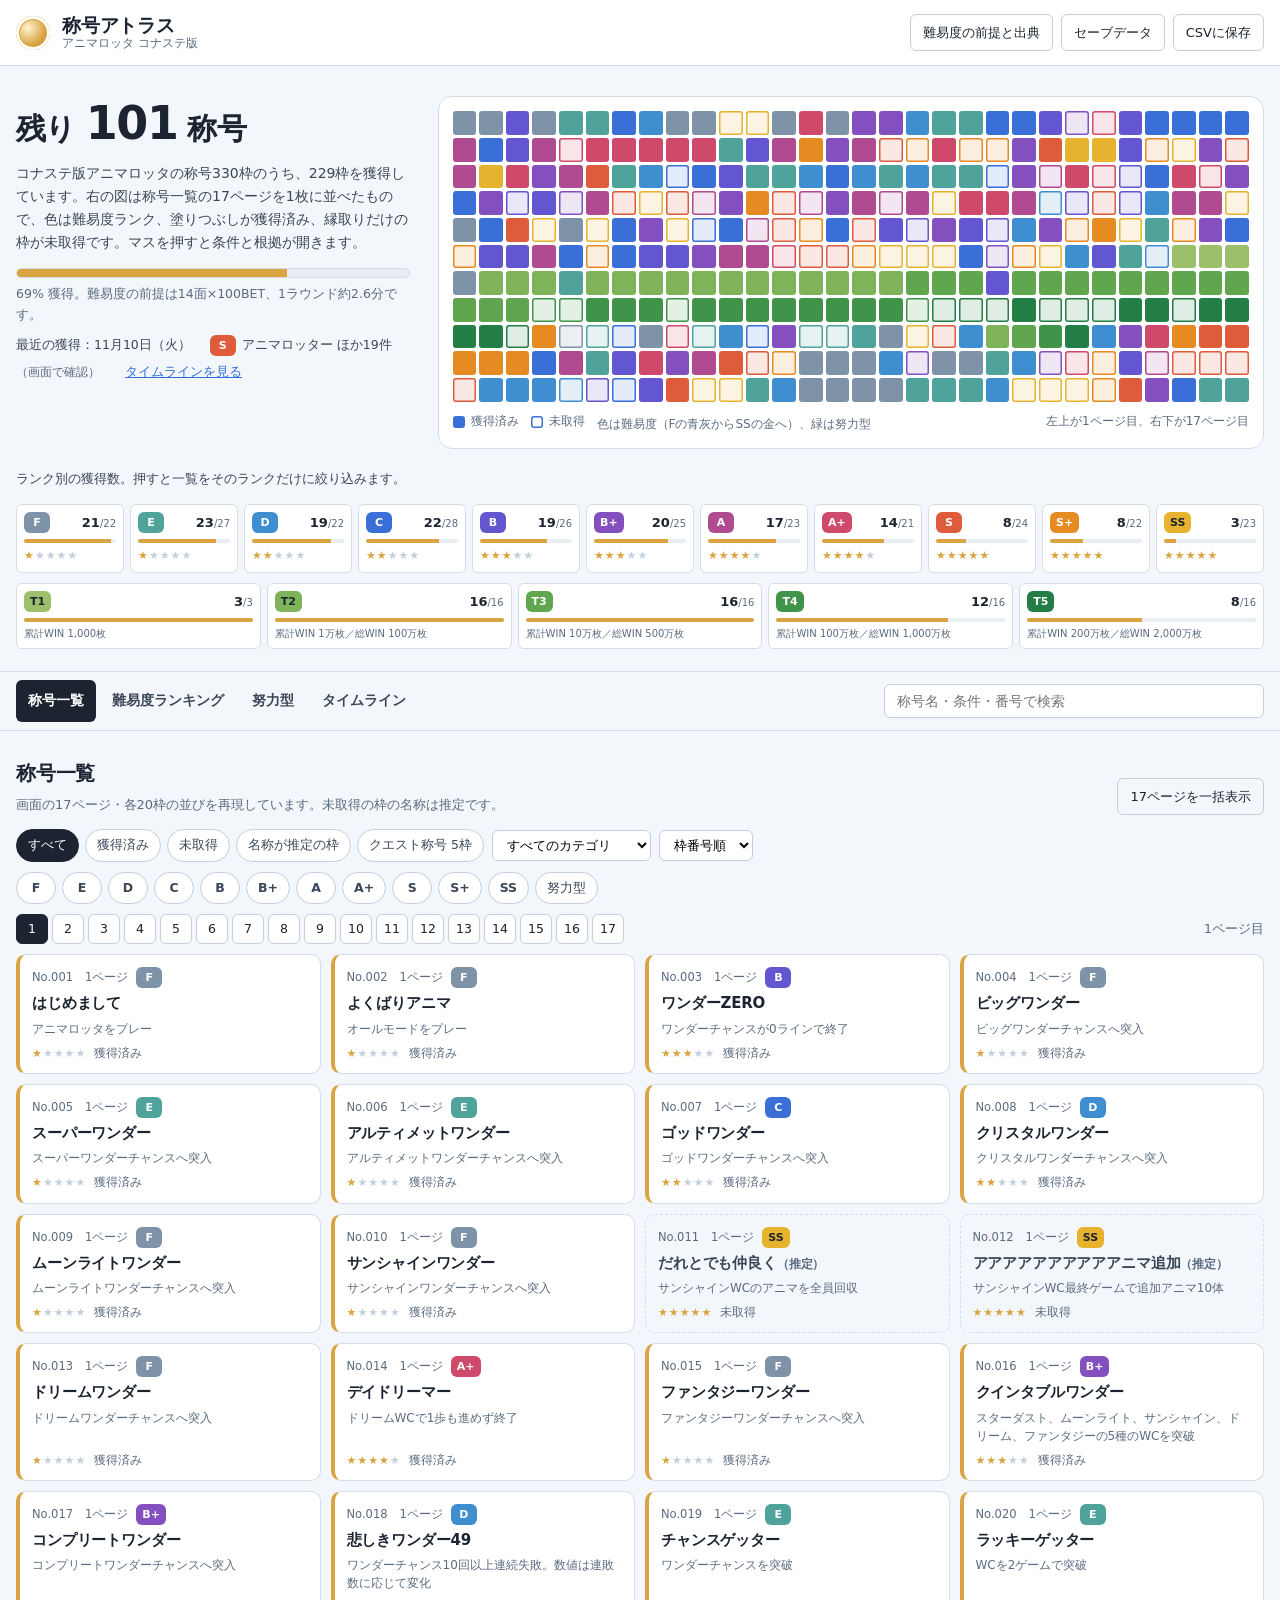
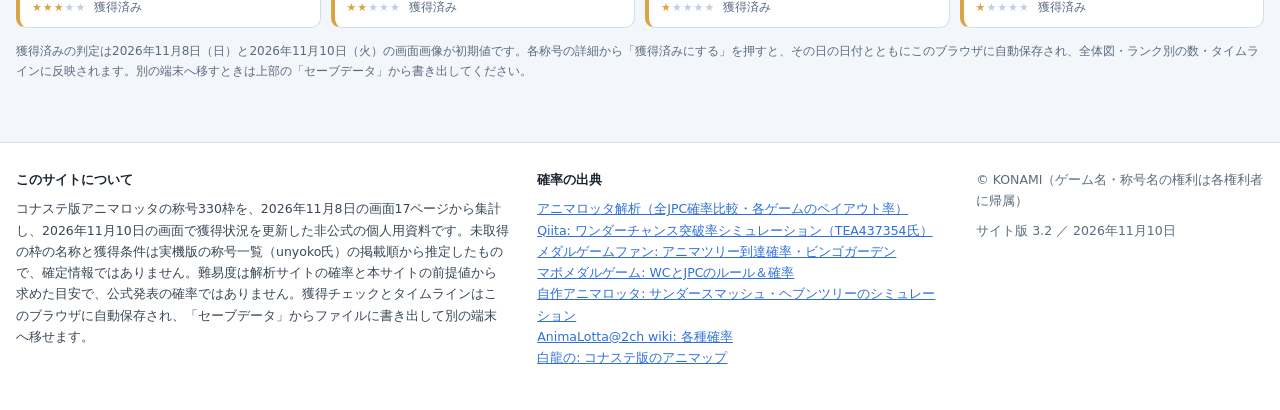
<file: index.html>
<!DOCTYPE html><html lang="ja"><head><meta charset="UTF-8"><meta name="viewport" content="width=device-width,initial-scale=1"><meta name="theme-color" content="#f3f6fa"><meta name="description" content="コナステ版アニマロッタの称号330枠を、獲得状況と推定難易度（F〜SS・★・努力型T1〜T5）で一覧・並び替え・絞り込みできる個人用の称号帳。"><title>称号アトラス｜コナステ版アニマロッタ</title><style>:root{color-scheme:light;
--paper:#f3f6fa;--paper2:#ffffff;--paper3:#e9eef5;--ink:#1b2430;--ink2:#3a4757;--muted:#5b6b7f;--line:#d5dee8;--line2:#c3cfdc;
--medal:#d9a441;--medal-soft:#fbf1dc;--sky:#2f6fdb;--sky-soft:#e3ecfb;--focus:#1f4fb0;
--c-F:#7f93a8;--c-E:#4fa39a;--c-D:#3f8fd0;--c-C:#3b6fd8;--c-B:#6257d0;--c-Bp:#8450c0;--c-A:#b04b91;--c-Ap:#cf4a6a;--c-S:#de5b3c;--c-Sp:#e68a22;--c-SS:#e7b32e;
--c-T1:#9bbf6a;--c-T2:#7fb35a;--c-T3:#5fa64e;--c-T4:#3f9449;--c-T5:#237e45;--c-na:#c7d0db;
--r-s:6px;--r-m:10px;--r-l:14px;
--font:"Hiragino Sans","Hiragino Kaku Gothic ProN","Yu Gothic UI","Yu Gothic","Meiryo","Noto Sans JP","Segoe UI",system-ui,sans-serif}
*{box-sizing:border-box}
html{-webkit-text-size-adjust:100%}
body{margin:0;background:var(--paper);color:var(--ink);font-family:var(--font);font-size:14px;line-height:1.65;font-feature-settings:"palt";font-variant-numeric:tabular-nums}
a{color:var(--sky)}
button{font:inherit;color:inherit}
button,input,select{font-family:var(--font)}
:focus-visible{outline:2px solid var(--focus);outline-offset:2px}
.skip{position:absolute;left:-9999px;top:8px;background:var(--ink);color:#fff;padding:8px 12px;border-radius:var(--r-s);z-index:100}
.skip:focus{left:8px}
.wrap{width:min(100% - 32px,1280px);margin:0 auto}
@media(prefers-reduced-motion:reduce){*{transition:none!important;animation:none!important}}

/* ── 上部 ── */
.top{background:var(--paper2);border-bottom:1px solid var(--line)}
.top-row{display:flex;align-items:center;justify-content:space-between;gap:16px;padding:14px 0}
.brand{display:flex;align-items:center;gap:12px;text-decoration:none;color:inherit}
.brand-mark{width:34px;height:34px;border-radius:50%;background:radial-gradient(circle at 35% 35%,#fff3d1,var(--medal) 55%,#b7832c);box-shadow:inset 0 0 0 3px #fff,inset 0 0 0 4px var(--medal)}
.brand-text{display:flex;flex-direction:column;line-height:1.15}
.brand-name{font-weight:800;font-size:19px;letter-spacing:-.01em}
.brand-sub{font-size:11.5px;color:var(--muted)}
.top-actions{display:flex;gap:8px;flex-wrap:wrap;justify-content:flex-end}
.btn{border:1px solid var(--line2);background:var(--paper2);border-radius:var(--r-s);padding:7px 12px;cursor:pointer;font-size:13px}
.btn:hover{border-color:var(--ink2)}
.btn.primary{background:var(--ink);color:#fff;border-color:var(--ink)}
.btn.primary:hover{background:#2a3647}
.btn.ghost{background:transparent}

/* ── ヒーロー：切手シート ── */
.hero{padding:30px 0 22px}
.hero-top{display:grid;grid-template-columns:minmax(260px,1fr) minmax(0,2.1fr);gap:28px;align-items:start}
.hero-bars{margin-top:20px}
.bars-note{margin:0 0 8px;font-size:12.5px;color:var(--muted)}
.hero h1{margin:0 0 10px;font-size:30px;line-height:1.2;letter-spacing:-.02em;font-weight:800}
.hero h1 .n{font-size:46px;letter-spacing:-.03em}
.hero p{margin:0 0 14px;color:var(--ink2);max-width:36em}
.hero .progress{height:10px;background:var(--paper3);border-radius:5px;overflow:hidden;border:1px solid var(--line)}
.hero .progress i{display:block;height:100%;background:var(--medal)}
.hero .progress-note{font-size:12.5px;color:var(--muted);margin-top:6px}
.sheet{background:var(--paper2);border:1px solid var(--line);border-radius:var(--r-l);padding:14px}
.mosaic{display:grid;grid-template-columns:repeat(30,minmax(0,1fr));gap:3px}
.cell{aspect-ratio:1;border:0;padding:0;border-radius:3px;background:var(--c);cursor:pointer;position:relative}
.cell.not{background:color-mix(in srgb,var(--c) 14%,#fff);box-shadow:inset 0 0 0 1.5px var(--c)}
.cell.not.user{box-shadow:inset 0 0 0 1.5px var(--c),inset 0 0 0 4px #fff;background:var(--c)}
.cell:hover{transform:scale(1.25);z-index:2;box-shadow:0 0 0 2px #fff,0 0 0 3.5px var(--ink)}
.cell.dim{opacity:.18}
.sheet-foot{display:flex;flex-wrap:wrap;justify-content:space-between;gap:10px;margin-top:10px;font-size:12px;color:var(--muted)}
.sheet-foot .key{display:inline-flex;align-items:center;gap:6px;margin-right:12px}
.sheet-foot .sw{width:12px;height:12px;border-radius:3px;display:inline-block;background:var(--ink)}
.sheet-foot .sw.hollow{background:#fff;box-shadow:inset 0 0 0 1.5px var(--ink)}
.rankbar{display:grid;grid-template-columns:repeat(11,minmax(0,1fr));gap:6px}
.rankbar.tierbar{grid-template-columns:repeat(5,minmax(0,1fr));margin-top:10px}
.rankcell{border:1px solid var(--line);background:var(--paper2);border-radius:var(--r-s);padding:7px 7px 6px;text-align:left;cursor:pointer;color:inherit}
.rankcell:hover{border-color:var(--ink2)}
.rankcell.active{border-color:var(--ink);box-shadow:inset 0 0 0 1px var(--ink)}
.rc-top{display:flex;justify-content:space-between;align-items:center;gap:4px}
.rc-n{font-weight:800;font-size:13px}
.rc-n small{font-weight:500;color:var(--muted);font-size:10px}
.rc-bar{height:4px;background:var(--paper3);border-radius:2px;margin-top:6px;overflow:hidden}
.rc-bar i{display:block;height:100%;background:var(--medal)}
.rc-label{font-size:10px;color:var(--muted);margin-top:4px;white-space:nowrap;overflow:hidden;text-overflow:ellipsis}

/* ── バッジ ── */
.rk{display:inline-flex;align-items:center;justify-content:center;min-width:30px;height:24px;padding:0 8px;border-radius:var(--r-s);font-weight:800;font-size:12px;line-height:1;color:#fff;background:var(--c-na);vertical-align:middle;white-space:nowrap;position:relative}
.rk.sm{min-width:26px;height:21px;font-size:11px;padding:0 6px}
.rk.lg{min-width:58px;height:46px;font-size:22px;border-radius:var(--r-m)}
.rk i{font-style:normal;font-size:10px;position:absolute;top:-6px;right:-5px;color:var(--ink);background:#fff;border-radius:50%;width:13px;height:13px;line-height:13px;text-align:center;box-shadow:0 0 0 1px var(--line2)}
.rk-F{background:var(--c-F)}.rk-E{background:var(--c-E)}.rk-D{background:var(--c-D)}.rk-C{background:var(--c-C)}.rk-B{background:var(--c-B)}.rk-Bp{background:var(--c-Bp)}.rk-A{background:var(--c-A)}.rk-Ap{background:var(--c-Ap)}.rk-S{background:var(--c-S)}.rk-Sp{background:var(--c-Sp)}
.rk-SS{background:var(--c-SS);color:var(--ink)}
.rk-T1{background:var(--c-T1);color:var(--ink)}.rk-T2{background:var(--c-T2);color:var(--ink)}.rk-T3{background:var(--c-T3)}.rk-T4{background:var(--c-T4)}.rk-T5{background:var(--c-T5)}
.rk-na{background:var(--c-na);color:var(--muted)}
.stars{color:var(--medal);font-size:11px;letter-spacing:1px;white-space:nowrap}
.stars .dim{color:var(--line2)}
.tierlbl{font-size:11px;color:#2f7a45;white-space:nowrap}
.mark{display:inline-block;border-radius:var(--r-s);padding:2px 8px;font-size:11.5px;border:1px solid var(--line2);color:var(--ink2);background:var(--paper2)}
.mark.got{background:var(--medal-soft);border-color:var(--medal);color:#6b4d0e}
.mark.not{background:var(--paper3)}
.mark.est{border-style:dashed}

/* ── ツールバー ── */
.toolbar{position:sticky;top:0;z-index:20;background:rgba(243,246,250,.92);backdrop-filter:blur(6px);border-top:1px solid var(--line);border-bottom:1px solid var(--line)}
.bar{display:flex;align-items:center;justify-content:space-between;gap:14px;padding:8px 0}
.tabs{display:flex;gap:4px}
.tab{border:0;background:transparent;padding:9px 12px;border-radius:var(--r-s);cursor:pointer;font-weight:600;color:var(--ink2)}
.tab:hover{background:var(--paper3)}
.tab.active{background:var(--ink);color:#fff}
.searcharea{flex:1;max-width:380px}
.searcharea input{width:100%;border:1px solid var(--line2);border-radius:var(--r-s);padding:8px 12px;background:var(--paper2);font-size:14px}
.searcharea input:focus{border-color:var(--sky)}

/* ── 本文共通 ── */
.main{padding:22px 0 60px}
.section-header{display:flex;justify-content:space-between;gap:16px;align-items:flex-end;margin:4px 0 14px}
.section-header h2{margin:0;font-size:20px;letter-spacing:-.01em}
.section-header p{margin:4px 0 0;color:var(--muted);font-size:13px;max-width:60em}
.tools{display:flex;flex-wrap:wrap;gap:8px;align-items:center;margin:0 0 10px}
.chips{display:flex;flex-wrap:wrap;gap:6px}
.chip{border:1px solid var(--line2);background:var(--paper2);border-radius:999px;padding:5px 11px;cursor:pointer;font-size:12.5px;color:var(--ink2)}
.chip:hover{border-color:var(--ink2)}
.chip.active{background:var(--ink);border-color:var(--ink);color:#fff}
.chip.rkchip{min-width:40px;text-align:center;font-weight:700}
.sel{border:1px solid var(--line2);background:var(--paper2);border-radius:var(--r-s);padding:6px 10px;font-size:13px}
.toggle{display:inline-flex;align-items:center;gap:6px;font-size:12.5px;color:var(--ink2)}
.board-head{display:flex;justify-content:space-between;align-items:center;gap:12px;margin:6px 0 10px;flex-wrap:wrap}
.count{font-size:12.5px;color:var(--muted)}
.pages{display:flex;flex-wrap:wrap;gap:4px}
.page{border:1px solid var(--line2);background:var(--paper2);border-radius:var(--r-s);min-width:32px;height:30px;cursor:pointer;font-size:12.5px}
.page.active{background:var(--ink);color:#fff;border-color:var(--ink)}
.empty{padding:34px;text-align:center;color:var(--muted);border:1px dashed var(--line2);border-radius:var(--r-m);background:var(--paper2)}
.board-note{font-size:12px;color:var(--muted);margin:14px 0 0}

/* ── 称号カード ── */
.card-grid{display:grid;grid-template-columns:repeat(4,minmax(0,1fr));gap:10px}
.t-card{position:relative;text-align:left;border:1px solid var(--line);background:var(--paper2);border-radius:var(--r-m);padding:12px 12px 10px;cursor:pointer;min-height:118px;display:flex;flex-direction:column;gap:6px}
.t-card:hover{border-color:var(--ink2)}
.t-card.got{border-left:4px solid var(--medal)}
.t-card.not{border-style:dashed;background:var(--paper)}
.t-card.not.user{border-style:solid;border-left:4px solid var(--medal);background:var(--paper2)}
.t-card .head{display:flex;justify-content:space-between;align-items:center;gap:8px}
.t-card .no{font-size:11.5px;color:var(--muted)}
.t-card .name{font-weight:800;font-size:15px;line-height:1.3;letter-spacing:-.01em}
.t-card.not .name{color:var(--ink2)}
.t-card .cond{font-size:12px;color:var(--muted);line-height:1.5;display:-webkit-box;-webkit-line-clamp:2;-webkit-box-orient:vertical;overflow:hidden}
.t-card .foot{margin-top:auto;display:flex;justify-content:space-between;align-items:center;gap:8px;font-size:11.5px;color:var(--muted)}

/* ── ランキング行 ── */
.ranklist{display:flex;flex-direction:column;gap:6px}
.rankrow{display:grid;grid-template-columns:150px 1fr 170px;gap:14px;align-items:center;background:var(--paper2);border:1px solid var(--line);border-radius:var(--r-m);padding:10px 14px;text-align:left;cursor:pointer}
.rankrow:hover{border-color:var(--ink2)}
.rankrow.got{border-left:4px solid var(--medal)}
.rankrow.not{border-left:4px solid var(--line2)}
.rr-rank{display:flex;flex-direction:column;gap:4px;align-items:flex-start}
.rr-idx{font-size:11px;color:var(--muted)}
.rr-name{font-weight:800;font-size:15px}
.rr-cond{font-size:12px;color:var(--muted);line-height:1.5}
.rr-meta{font-size:11.5px;color:var(--muted);text-align:right;line-height:1.6}
.rr-meta b{color:var(--ink);font-size:13.5px}
.rr-meta .got{color:#6b4d0e;font-weight:700}
.tiersec{margin-top:36px;padding-top:24px;border-top:1px solid var(--line)}

/* ── モーダル ── */
.modal-overlay{position:fixed;inset:0;background:rgba(27,36,48,.45);display:none;align-items:flex-start;justify-content:center;padding:40px 16px;overflow:auto;z-index:50}
.modal-overlay.show{display:flex}
.modal{position:relative;background:var(--paper2);border-radius:var(--r-l);width:min(100%,760px);padding:26px 26px 22px;box-shadow:0 20px 50px rgba(27,36,48,.25)}
.modal .close{position:absolute;top:10px;right:12px;border:0;background:transparent;font-size:24px;line-height:1;cursor:pointer;color:var(--muted);width:36px;height:36px;border-radius:50%}
.modal .close:hover{background:var(--paper3);color:var(--ink)}
.modal .small{font-size:12px;color:var(--muted)}
.modal h2{margin:4px 0 10px;font-size:24px;letter-spacing:-.02em;line-height:1.25}
.modal .tags{display:flex;flex-wrap:wrap;gap:6px;margin-bottom:14px}
.detail{border-top:1px solid var(--line);padding:14px 0 4px}
.detail h4{margin:0 0 6px;font-size:12.5px;color:var(--muted);font-weight:600}
.detail p{margin:0 0 6px}
.dgrid{display:grid;grid-template-columns:auto 1fr auto auto;gap:14px;align-items:center}
.dnum{text-align:center;padding:6px 10px;border:1px solid var(--line);border-radius:var(--r-m);min-width:96px}
.dnum b{display:block;font-size:17px}
.dnum span{font-size:10.5px;color:var(--muted)}
.small-print{font-size:12px;color:var(--muted)}
.ovrow{display:flex;flex-wrap:wrap;gap:10px;align-items:center;margin-top:10px}
.actions{display:flex;flex-wrap:wrap;gap:8px;margin-top:14px}
.ttable{width:100%;border-collapse:collapse;font-size:12.5px}
.ttable th,.ttable td{padding:7px 8px;border-bottom:1px solid var(--line);text-align:left;vertical-align:middle}
.ttable th{color:var(--muted);font-size:11.5px;font-weight:600}
details.ref{margin-top:14px;border:1px solid var(--line);border-radius:var(--r-s);padding:8px 12px;background:var(--paper)}
details.ref summary{cursor:pointer;font-size:12.5px;color:var(--muted)}
details.ref p{font-size:12.5px;color:var(--ink2);margin:8px 0 0}
.modal ul{padding-left:18px;margin:6px 0}
.modal li{margin:3px 0}

/* ── 獲得記録・タイムライン・セーブデータ ── */
.btn .dot{display:inline-block;min-width:18px;height:18px;line-height:18px;border-radius:9px;background:var(--sky);color:#fff;font-size:11px;font-weight:700;text-align:center;padding:0 5px;margin-left:6px;vertical-align:1px}
.linkbtn{border:0;background:transparent;padding:0;color:var(--sky);cursor:pointer;font:inherit;font-size:12.5px;text-decoration:underline}
.hero .recent{font-size:12.5px;color:var(--ink2);margin-top:10px;display:flex;align-items:center;gap:6px;flex-wrap:wrap}
.tl-summary{display:flex;flex-wrap:wrap;gap:22px;margin:0 0 20px;font-size:13px;color:var(--ink2);align-items:baseline}
.tl-summary b{font-size:20px;color:var(--ink);font-weight:800}
.tl-day{position:relative;margin:0 0 18px 8px;padding:0 0 6px 20px;border-left:2px solid var(--line2)}
.tl-day::before{content:"";position:absolute;left:-7px;top:5px;width:12px;height:12px;border-radius:50%;background:var(--medal);box-shadow:0 0 0 3px var(--paper)}
.tl-day h3{margin:0 0 8px;font-size:15px;letter-spacing:-.01em}
.tl-day h3 small{font-weight:500;color:var(--muted);font-size:12px}
.tl-day ul{list-style:none;margin:0;padding:0;display:flex;flex-direction:column;gap:6px}
.tl-item{display:flex;align-items:center;justify-content:space-between;gap:12px;background:var(--paper2);border:1px solid var(--line);border-radius:var(--r-m);padding:8px 12px}
.tl-open{border:0;background:transparent;text-align:left;cursor:pointer;display:flex;align-items:center;gap:10px;padding:0;font:inherit;color:inherit;min-width:0}
.tl-open:hover b{text-decoration:underline}
.tl-open b{font-size:15px}
.tl-date{font-size:12px;color:var(--muted);display:inline-flex;align-items:center;gap:6px;white-space:nowrap}
.tl-date input{border:1px solid var(--line2);border-radius:var(--r-s);padding:3px 6px;font:inherit;font-size:12.5px;background:var(--paper2);color:var(--ink)}
.tl-undated::before{background:var(--paper2);box-shadow:0 0 0 3px var(--paper),inset 0 0 0 2px var(--line2)}
.tl-side{display:inline-flex;align-items:center;gap:10px;flex-wrap:wrap}
.tl-kind{font-size:11px;color:var(--ink2);border:1px solid var(--line2);border-radius:999px;padding:2px 8px;white-space:nowrap;background:var(--paper)}
.tl-snap::before{background:var(--ink2)}
.tl-base{color:var(--muted)}
.tl-base::before{background:var(--line2)}
.tl-base h3{color:var(--ink2)}
.tl-base p{margin:0;font-size:12.5px}
.warn{color:#9a3b2e}
.savegrid{display:grid;grid-template-columns:1fr 1fr;gap:12px;margin:8px 0 10px}
.savebox{border:1px solid var(--line);border-radius:var(--r-m);padding:12px 14px;background:var(--paper)}
.savebox h4{margin:0 0 6px;font-size:13px;color:var(--ink);font-weight:700}
.savebox p{font-size:12.5px;color:var(--ink2);margin:0 0 10px}
@media(max-width:640px){.savegrid{grid-template-columns:1fr}.tl-item{flex-direction:column;align-items:flex-start}}

/* ── フッター ── */
.source{border-top:1px solid var(--line);background:var(--paper2);padding:26px 0 34px;font-size:12.5px;color:var(--ink2)}
.foot-grid{display:grid;grid-template-columns:1.2fr 1fr .7fr;gap:28px}
.foot-title{margin:0 0 6px;font-weight:700;color:var(--ink)}
.source p{margin:0 0 8px;line-height:1.7}
.foot-meta{color:var(--muted)}

/* ── 画面幅 ── */
@media(max-width:1100px){.card-grid{grid-template-columns:repeat(3,minmax(0,1fr))}}
@media(max-width:900px){.hero-top{grid-template-columns:1fr}.mosaic{grid-template-columns:repeat(20,minmax(0,1fr))}.rankbar{grid-template-columns:repeat(6,minmax(0,1fr))}.foot-grid{grid-template-columns:1fr}.rankrow{grid-template-columns:120px 1fr}.rr-meta{grid-column:1/-1;text-align:left;display:flex;gap:14px}.dgrid{grid-template-columns:auto 1fr}}
@media(max-width:640px){.wrap{width:min(100% - 24px,1280px)}.top-row{flex-direction:column;align-items:flex-start}.hero h1{font-size:24px}.hero h1 .n{font-size:36px}.card-grid{grid-template-columns:repeat(2,minmax(0,1fr))}.bar{flex-direction:column;align-items:stretch}.searcharea{max-width:none}.tabs{overflow-x:auto}.rankbar{grid-template-columns:repeat(4,minmax(0,1fr))}.rankbar.tierbar{grid-template-columns:repeat(5,minmax(0,1fr))}.mosaic{grid-template-columns:repeat(15,minmax(0,1fr))}.modal{padding:22px 16px 18px}}
@media(max-width:420px){.card-grid{grid-template-columns:1fr}}
/* v3.0: すべてのスタイルは base.css にまとめた。拡張用に空けてある。 */
</style></head><body>
<a class="skip" href="#app">本文へ移動</a>
<header class="top">
  <div class="wrap top-row">
    <a class="brand" href="#" id="brandHome"><span class="brand-mark" aria-hidden="true"></span><span class="brand-text"><span class="brand-name">称号アトラス</span><span class="brand-sub">アニマロッタ コナステ版</span></span></a>
    <div class="top-actions">
      <button class="btn ghost" id="assumpBtn">難易度の前提と出典</button>
      <button class="btn ghost" id="saveBtn">セーブデータ</button>
      <button class="btn ghost" id="exportBtn">CSVに保存</button>
    </div>
  </div>
</header>
<section class="hero wrap" id="hero" aria-label="獲得状況の全体図"></section>
<div class="toolbar" id="toolbar">
  <div class="wrap bar">
    <nav class="tabs" role="tablist" aria-label="表示の切り替え">
      <button class="tab active" data-view="list" role="tab" aria-selected="true">称号一覧</button>
      <button class="tab" data-view="ranking" role="tab" aria-selected="false">難易度ランキング</button>
      <button class="tab" data-view="tiered" role="tab" aria-selected="false">努力型</button>
      <button class="tab" data-view="timeline" role="tab" aria-selected="false">タイムライン</button>
    </nav>
    <div class="searcharea"><input id="search" type="search" placeholder="称号名・条件・番号で検索" aria-label="称号を検索" autocomplete="off"></div>
  </div>
</div>
<main class="wrap main"><div id="app"></div></main>
<footer class="source">
  <div class="wrap foot-grid">
    <div>
      <p class="foot-title">このサイトについて</p>
      <p>コナステ版アニマロッタの称号330枠を、2026年11月8日の画面17ページから集計し、2026年11月10日の画面で獲得状況を更新した非公式の個人用資料です。未取得の枠の名称と獲得条件は実機版の称号一覧（unyoko氏）の掲載順から推定したもので、確定情報ではありません。難易度は解析サイトの確率と本サイトの前提値から求めた目安で、公式発表の確率ではありません。獲得チェックとタイムラインはこのブラウザに自動保存され、「セーブデータ」からファイルに書き出して別の端末へ移せます。</p>
    </div>
    <div>
      <p class="foot-title">確率の出典</p>
      <p><a target="_blank" rel="noopener" href="https://monnpare.blogspot.com/2026/04/jpc_22.html">アニマロッタ解析（全JPC確率比較・各ゲームのペイアウト率）</a><br><a target="_blank" rel="noopener" href="https://qiita.com/TEA437354/items/ac014c89fb45da984729">Qiita: ワンダーチャンス突破率シミュレーション（TEA437354氏）</a><br><a target="_blank" rel="noopener" href="https://medalgamefan.com/animalotta/page002.htm">メダルゲームファン: アニマツリー到達確率・ビンゴガーデン</a><br><a target="_blank" rel="noopener" href="https://mabo-medalgame.com/animalotta-wc-jpc/">マボメダルゲーム: WCとJPCのルール＆確率</a><br><a target="_blank" rel="noopener" href="https://zisakuanimarotta.blogspot.com/2019/11/16-9po2.html">自作アニマロッタ: サンダースマッシュ・ヘブンツリーのシミュレーション</a><br><a target="_blank" rel="noopener" href="https://w.atwiki.jp/animalotta/pages/19.html">AnimaLotta@2ch wiki: 各種確率</a><br><a target="_blank" rel="noopener" href="https://byakuryu.seesaa.net/article/202101article_KONAST_AnimaLotta_animap.html">白龍の: コナステ版のアニマップ</a></p>
    </div>
    <div class="foot-meta">
      <p>© KONAMI（ゲーム名・称号名の権利は各権利者に帰属）</p>
      <p>サイト版 3.2 ／ 2026年11月10日</p>
    </div>
  </div>
</footer>
<div class="modal-overlay" id="overlay" role="presentation"><div class="modal" role="dialog" aria-modal="true" aria-labelledby="dialogTitle" tabindex="-1"><button class="close" id="closeModal" aria-label="閉じる">×</button><div id="modalContent"></div></div></div>
<input type="file" id="importFile" accept="application/json,.json" hidden>
<script id="sourceData" type="application/json">{"arcade":[{"arcade_id":1,"name":"はじめまして","condition":"アニマロッタをプレー","condition_status":"実機参考","category":"ワンダー・JPC","availability":"獲得済み（画像確認）","konaste_slot":1,"sp_note":""},{"arcade_id":2,"name":"アニツナコッペ","condition":"アニマロッタとツナガロッタの両方をプレー","condition_status":"実機参考","category":"ワンダー・JPC","availability":"コナステ枠なし（順序推定）","konaste_slot":null,"sp_note":"画像上の枠に対応が見つからない（非公式・並び順から推定）"},{"arcade_id":3,"name":"アニコロツナサンド","condition":"アニマロッタ・カラコロッタ・ツナガロッタをプレー","condition_status":"実機参考","category":"ワンダー・JPC","availability":"コナステ枠なし（順序推定）","konaste_slot":null,"sp_note":"画像上の枠に対応が見つからない（非公式・並び順から推定）"},{"arcade_id":4,"name":"アニカラバーガー","condition":"アニマロッタとカラコロッタをプレー","condition_status":"実機参考","category":"ワンダー・JPC","availability":"コナステ枠なし（順序推定）","konaste_slot":null,"sp_note":"画像上の枠に対応が見つからない（非公式・並び順から推定）"},{"arcade_id":5,"name":"ビギナー卒業","condition":"チュートリアルをクリア","condition_status":"実機参考","category":"ワンダー・JPC","availability":"コナステ枠なし（順序推定）","konaste_slot":null,"sp_note":"画像上の枠に対応が見つからない（非公式・並び順から推定）"},{"arcade_id":6,"name":"よくばりアニマ","condition":"オールモードをプレー","condition_status":"実機参考","category":"ワンダー・JPC","availability":"獲得済み（画像確認）","konaste_slot":2,"sp_note":""},{"arcade_id":7,"name":"ワンダーZERO","condition":"ワンダーチャンスが0ラインで終了","condition_status":"実機参考","category":"ワンダー・JPC","availability":"獲得済み（画像確認）","konaste_slot":3,"sp_note":""},{"arcade_id":8,"name":"ビッグワンダー","condition":"ビッグワンダーチャンスへ突入","condition_status":"実機参考","category":"ワンダー・JPC","availability":"獲得済み（画像確認）","konaste_slot":4,"sp_note":""},{"arcade_id":9,"name":"スーパーワンダー","condition":"スーパーワンダーチャンスへ突入","condition_status":"実機参考","category":"ワンダー・JPC","availability":"獲得済み（画像確認）","konaste_slot":5,"sp_note":""},{"arcade_id":10,"name":"アルティメットワンダー","condition":"アルティメットワンダーチャンスへ突入","condition_status":"実機参考","category":"ワンダー・JPC","availability":"獲得済み（画像確認）","konaste_slot":6,"sp_note":""},{"arcade_id":11,"name":"ゴッドワンダー","condition":"ゴッドワンダーチャンスへ突入","condition_status":"実機参考","category":"ワンダー・JPC","availability":"獲得済み（画像確認）","konaste_slot":7,"sp_note":""},{"arcade_id":12,"name":"クリスタルワンダー","condition":"クリスタルワンダーチャンスへ突入","condition_status":"実機参考","category":"ワンダー・JPC","availability":"獲得済み（画像確認）","konaste_slot":8,"sp_note":""},{"arcade_id":13,"name":"ムーンライトワンダー","condition":"ムーンライトワンダーチャンスへ突入","condition_status":"実機参考","category":"ワンダー・JPC","availability":"獲得済み（画像確認）","konaste_slot":9,"sp_note":""},{"arcade_id":14,"name":"サンシャインワンダー","condition":"サンシャインワンダーチャンスへ突入","condition_status":"実機参考","category":"ワンダー・JPC","availability":"獲得済み（画像確認）","konaste_slot":10,"sp_note":""},{"arcade_id":15,"name":"だれとでも仲良く","condition":"サンシャインWCのアニマを全員回収","condition_status":"実機参考","category":"ワンダー・JPC","availability":"未取得（枠推定）","konaste_slot":11,"sp_note":""},{"arcade_id":16,"name":"アアアアアアアアアアニマ追加","condition":"サンシャインWC最終ゲームで追加アニマ10体","condition_status":"実機参考","category":"ワンダー・JPC","availability":"未取得（枠推定）","konaste_slot":12,"sp_note":""},{"arcade_id":17,"name":"ドリームワンダー","condition":"ドリームワンダーチャンスへ突入","condition_status":"実機参考","category":"ワンダー・JPC","availability":"獲得済み（画像確認）","konaste_slot":13,"sp_note":""},{"arcade_id":18,"name":"デイドリーマー","condition":"ドリームWCで1歩も進めず終了","condition_status":"実機参考","category":"ワンダー・JPC","availability":"獲得済み（画像確認）","konaste_slot":14,"sp_note":""},{"arcade_id":19,"name":"ファンタジーワンダー","condition":"ファンタジーワンダーチャンスへ突入","condition_status":"実機参考","category":"ワンダー・JPC","availability":"獲得済み（画像確認）","konaste_slot":15,"sp_note":""},{"arcade_id":20,"name":"クインタブルワンダー","condition":"スターダスト、ムーンライト、サンシャイン、ドリーム、ファンタジーの5種のWCを突破","condition_status":"実機参考","category":"ワンダー・JPC","availability":"獲得済み（画像確認）","konaste_slot":16,"sp_note":""},{"arcade_id":21,"name":"コンプリートワンダー","condition":"コンプリートワンダーチャンスへ突入","condition_status":"実機参考","category":"ワンダー・JPC","availability":"獲得済み（画像確認）","konaste_slot":17,"sp_note":""},{"arcade_id":22,"name":"悲しきワンダー10","condition":"ワンダーチャンス10回以上連続失敗。数値は連敗数に応じて変化","condition_status":"実機参考","category":"ワンダー・JPC","availability":"獲得済み（画像確認）","konaste_slot":18,"sp_note":""},{"arcade_id":23,"name":"チャンスゲッター","condition":"ワンダーチャンスを突破","condition_status":"実機参考","category":"ワンダー・JPC","availability":"獲得済み（画像確認）","konaste_slot":19,"sp_note":""},{"arcade_id":24,"name":"ラッキーゲッター","condition":"WCを2ゲームで突破","condition_status":"実機参考","category":"ワンダー・JPC","availability":"獲得済み（画像確認）","konaste_slot":20,"sp_note":""},{"arcade_id":25,"name":"ミラクルゲッター","condition":"WCを1ゲームで突破","condition_status":"実機参考","category":"ワンダー・JPC","availability":"獲得済み（画像確認）","konaste_slot":21,"sp_note":""},{"arcade_id":26,"name":"ビッグちゃん","condition":"ビッグワンダーチャンスを突破","condition_status":"実機参考","category":"ワンダー・JPC","availability":"獲得済み（画像確認）","konaste_slot":22,"sp_note":""},{"arcade_id":27,"name":"スーパーちゃん","condition":"スーパーワンダーチャンスを突破","condition_status":"実機参考","category":"ワンダー・JPC","availability":"獲得済み（画像確認）","konaste_slot":23,"sp_note":""},{"arcade_id":28,"name":"アルティメットちゃん","condition":"アルティメットワンダーチャンスを突破","condition_status":"実機参考","category":"ワンダー・JPC","availability":"未取得（枠推定）","konaste_slot":24,"sp_note":""},{"arcade_id":29,"name":"ゴッドちゃん","condition":"ゴッドワンダーチャンスを突破","condition_status":"実機参考","category":"ワンダー・JPC","availability":"未取得（枠推定）","konaste_slot":25,"sp_note":""},{"arcade_id":30,"name":"クリスタルちゃん","condition":"クリスタルワンダーチャンスを突破","condition_status":"実機参考","category":"ワンダー・JPC","availability":"獲得済み（画像確認）","konaste_slot":26,"sp_note":""},{"arcade_id":31,"name":"ムーンライトちゃん","condition":"ムーンライトワンダーチャンスを突破","condition_status":"実機参考","category":"ワンダー・JPC","availability":"獲得済み（画像確認）","konaste_slot":27,"sp_note":""},{"arcade_id":32,"name":"サンシャインちゃん","condition":"サンシャインワンダーチャンスを突破","condition_status":"実機参考","category":"ワンダー・JPC","availability":"獲得済み（画像確認）","konaste_slot":28,"sp_note":""},{"arcade_id":33,"name":"ドリームちゃん","condition":"ドリームワンダーチャンスを突破","condition_status":"実機参考","category":"ワンダー・JPC","availability":"獲得済み（画像確認）","konaste_slot":29,"sp_note":""},{"arcade_id":34,"name":"ファンタジーちゃん","condition":"ファンタジーワンダーチャンスを突破","condition_status":"実機参考","category":"ワンダー・JPC","availability":"獲得済み（画像確認）","konaste_slot":30,"sp_note":""},{"arcade_id":35,"name":"コンプリートチャレンジャー","condition":"コンプリートワンダーチャンスを突破","condition_status":"実機参考","category":"ワンダー・JPC","availability":"獲得済み（画像確認）","konaste_slot":31,"sp_note":""},{"arcade_id":36,"name":"天界の挑戦者","condition":"ヘブンチャレンジに参加し、チャレンジ中にリンゴを獲得","condition_status":"実機参考","category":"ワンダー・JPC","availability":"獲得済み（画像確認）","konaste_slot":32,"sp_note":""},{"arcade_id":37,"name":"イカロスの翼","condition":"ヘブンチャレンジでベット対象のアニマに5HIT","condition_status":"実機参考","category":"ワンダー・JPC","availability":"獲得済み（画像確認）","konaste_slot":33,"sp_note":""},{"arcade_id":38,"name":"エンジェルウィング","condition":"ヘブンチャレンジで5種のアニマそれぞれに2HIT","condition_status":"実機参考","category":"ワンダー・JPC","availability":"獲得済み（画像確認）","konaste_slot":34,"sp_note":""},{"arcade_id":39,"name":"スターダストハンター","condition":"スターダストJPC直行の虹色リンゴを獲得","condition_status":"実機参考","category":"ワンダー・JPC","availability":"未取得（枠推定）","konaste_slot":35,"sp_note":""},{"arcade_id":40,"name":"ムーンライトハンター","condition":"ムーンライトJPC直行の虹色リンゴを獲得","condition_status":"実機参考","category":"ワンダー・JPC","availability":"獲得済み（画像確認）","konaste_slot":36,"sp_note":""},{"arcade_id":41,"name":"サンシャインハンター","condition":"サンシャインJPC直行の虹色リンゴを獲得","condition_status":"実機参考","category":"ワンダー・JPC","availability":"獲得済み（画像確認）","konaste_slot":37,"sp_note":""},{"arcade_id":42,"name":"ドリームハンター","condition":"ドリームJPC直行の虹色リンゴを獲得","condition_status":"実機参考","category":"ワンダー・JPC","availability":"獲得済み（画像確認）","konaste_slot":38,"sp_note":""},{"arcade_id":43,"name":"ファンタジーハンター","condition":"ファンタジーJPC直行の虹色リンゴを獲得","condition_status":"実機参考","category":"ワンダー・JPC","availability":"獲得済み（画像確認）","konaste_slot":39,"sp_note":""},{"arcade_id":44,"name":"天空の覇者","condition":"5種のJACKPOT（スターダスト、ムーンライト、サンシャイン、ドリーム、ファンタジー）を獲得","condition_status":"実機参考","category":"ワンダー・JPC","availability":"獲得済み（画像確認）","konaste_slot":40,"sp_note":""},{"arcade_id":45,"name":"アップルクラウド","condition":"ヘブンステップを獲得","condition_status":"実機参考","category":"ジャックポット","availability":"獲得済み（画像確認）","konaste_slot":41,"sp_note":""},{"arcade_id":46,"name":"ジャックポッター","condition":"等倍のスターダストJPを獲得（他種JPを先に取ると対象外となる場合あり）","condition_status":"実機参考","category":"ジャックポット","availability":"獲得済み（画像確認）","konaste_slot":42,"sp_note":""},{"arcade_id":47,"name":"ジャックポッターD","condition":"虹色リンゴ経由でJPを獲得","condition_status":"実機参考","category":"ジャックポット","availability":"獲得済み（画像確認）","konaste_slot":43,"sp_note":""},{"arcade_id":48,"name":"ハイパージャック","condition":"5,000枚以上のJPを獲得","condition_status":"実機参考","category":"ジャックポット","availability":"獲得済み（画像確認）","konaste_slot":44,"sp_note":""},{"arcade_id":49,"name":"ビッグジャック","condition":"ビッグJP獲得","condition_status":"実機参考","category":"ジャックポット","availability":"獲得済み（画像確認）","konaste_slot":45,"sp_note":""},{"arcade_id":50,"name":"スーパージャック","condition":"スーパーJP獲得","condition_status":"実機参考","category":"ジャックポット","availability":"獲得済み（画像確認）","konaste_slot":46,"sp_note":""},{"arcade_id":51,"name":"アルティメットジャック","condition":"アルティメットJP獲得","condition_status":"実機参考","category":"ジャックポット","availability":"未取得（枠推定）","konaste_slot":47,"sp_note":""},{"arcade_id":52,"name":"ゴッドジャック","condition":"ゴッドJP獲得","condition_status":"実機参考","category":"ジャックポット","availability":"未取得（枠推定）","konaste_slot":48,"sp_note":""},{"arcade_id":53,"name":"クリスタルジャック","condition":"クリスタルJP獲得","condition_status":"実機参考","category":"ジャックポット","availability":"獲得済み（画像確認）","konaste_slot":49,"sp_note":""},{"arcade_id":54,"name":"もうなにもこわくない","condition":"ビッグ・スーパー・アルティメット・ゴッド・クリスタルの各JPを獲得","condition_status":"実機参考","category":"ジャックポット","availability":"未取得（枠推定）","konaste_slot":50,"sp_note":""},{"arcade_id":55,"name":"クリスタルジャックダブル","condition":"クリスタルJPを倍率×2のアイテムで獲得","condition_status":"実機参考","category":"ジャックポット","availability":"未取得（枠推定）","konaste_slot":51,"sp_note":""},{"arcade_id":56,"name":"ムーンライトジャック","condition":"ムーンライトJPCでRound 2突破","condition_status":"実機参考","category":"ジャックポット","availability":"獲得済み（画像確認）","konaste_slot":52,"sp_note":""},{"arcade_id":57,"name":"ムーンライトドリーム","condition":"ムーンライトJPCでRound 3突破","condition_status":"実機参考","category":"ジャックポット","availability":"獲得済み（画像確認）","konaste_slot":53,"sp_note":""},{"arcade_id":58,"name":"ムーンライトミラクル","condition":"ムーンライトJPCでRound 4突破","condition_status":"実機参考","category":"ジャックポット","availability":"獲得済み（画像確認）","konaste_slot":54,"sp_note":""},{"arcade_id":59,"name":"ムーンライトレジェンド","condition":"ムーンライトJPCでRound 5突破","condition_status":"実機参考","category":"ジャックポット","availability":"獲得済み（画像確認）","konaste_slot":55,"sp_note":""},{"arcade_id":60,"name":"サンシャインジャック","condition":"サンシャインJPCで1箇所に4HITしJP獲得","condition_status":"実機参考","category":"ジャックポット","availability":"獲得済み（画像確認）","konaste_slot":56,"sp_note":""},{"arcade_id":61,"name":"サンシャインダブル","condition":"サンシャインJPCで2箇所に4HITしJP獲得","condition_status":"実機参考","category":"ジャックポット","availability":"未取得（枠推定）","konaste_slot":57,"sp_note":""},{"arcade_id":62,"name":"サンシャインマスター","condition":"サンシャインJPCで3箇所以上に4HITしJP獲得","condition_status":"実機参考","category":"ジャックポット","availability":"未取得（枠推定）","konaste_slot":58,"sp_note":""},{"arcade_id":63,"name":"ドリームジャック","condition":"ドリームJP獲得","condition_status":"実機参考","category":"ジャックポット","availability":"獲得済み（画像確認）","konaste_slot":59,"sp_note":""},{"arcade_id":64,"name":"ドリームリピーター","condition":"ドリームJPを2倍以上で獲得","condition_status":"実機参考","category":"ジャックポット","availability":"未取得（枠推定）","konaste_slot":60,"sp_note":""},{"arcade_id":65,"name":"ファンタジージャック","condition":"ファンタジーJP獲得","condition_status":"実機参考","category":"ジャックポット","availability":"獲得済み（画像確認）","konaste_slot":61,"sp_note":""},{"arcade_id":66,"name":"ハイパーファンタジア","condition":"ファンタジーJPを20倍以上で獲得（実機2026年2月時点の追記あり）","condition_status":"実機参考","category":"ジャックポット","availability":"獲得済み（画像確認）","konaste_slot":62,"sp_note":""},{"arcade_id":67,"name":"レジェンド・コンプリート","condition":"コンプリートJP獲得","condition_status":"実機参考","category":"ジャックポット","availability":"獲得済み（画像確認）","konaste_slot":63,"sp_note":""},{"arcade_id":68,"name":"さんさん★ミラクル","condition":"ミラクルルーレットで×3を引く","condition_status":"実機参考","category":"ジャックポット","availability":"獲得済み（画像確認）","konaste_slot":64,"sp_note":""},{"arcade_id":69,"name":"ごーごー★ミラクル","condition":"ミラクルルーレットで×5を引く","condition_status":"実機参考","category":"ジャックポット","availability":"獲得済み（画像確認）","konaste_slot":65,"sp_note":""},{"arcade_id":70,"name":"てんてん★ミラクル","condition":"ミラクルルーレットで×10を引く","condition_status":"実機参考","category":"ジャックポット","availability":"獲得済み（画像確認）","konaste_slot":66,"sp_note":""},{"arcade_id":71,"name":"穴掘り師","condition":"チェーンボンバーで200列発掘","condition_status":"実機参考","category":"累積達成","availability":"獲得済み（画像確認）","konaste_slot":67,"sp_note":""},{"arcade_id":72,"name":"ラインマン","condition":"ビンゴガーデンで累計100ライン","condition_status":"実機参考","category":"累積達成","availability":"獲得済み（画像確認）","konaste_slot":68,"sp_note":""},{"arcade_id":73,"name":"木のぼり師","condition":"アニマツリーで累計1,000階到達","condition_status":"実機参考","category":"累積達成","availability":"未取得（枠推定）","konaste_slot":69,"sp_note":""},{"arcade_id":74,"name":"ハチ飼い","condition":"ハニーエイト/ハニーファイブでハチミツ累計888個","condition_status":"実機参考","category":"累積達成","availability":"獲得済み（画像確認）","konaste_slot":70,"sp_note":""},{"arcade_id":75,"name":"園芸家","condition":"ビンゴファームで累計500ライン","condition_status":"実機参考","category":"累積達成","availability":"獲得済み（画像確認）","konaste_slot":71,"sp_note":""},{"arcade_id":76,"name":"勝負師","condition":"Wi-Fiアニマスロットでボーナス累計5回","condition_status":"実機参考","category":"累積達成","availability":"コナステ枠なし（順序推定）","konaste_slot":null,"sp_note":"画像上の枠に対応が見つからない（非公式・並び順から推定）"},{"arcade_id":77,"name":"バルーンつかい","condition":"ビンゴバルーンで累計100ライン","condition_status":"実機参考","category":"累積達成","availability":"獲得済み（画像確認）","konaste_slot":72,"sp_note":""},{"arcade_id":78,"name":"お花屋さん","condition":"ハッピーフラワーで花を累計200個咲かせる","condition_status":"実機参考","category":"累積達成","availability":"獲得済み（画像確認）","konaste_slot":73,"sp_note":""},{"arcade_id":79,"name":"おやつはドロップ","condition":"アニマドロップで累計10回全消し","condition_status":"実機参考","category":"累積達成","availability":"獲得済み（画像確認）","konaste_slot":74,"sp_note":""},{"arcade_id":80,"name":"ビリビリきちゃう！","condition":"サンダースマッシュで累計10,000個破壊","condition_status":"実機参考","category":"累積達成","availability":"獲得済み（画像確認）","konaste_slot":75,"sp_note":""},{"arcade_id":81,"name":"星占い","condition":"トゥインクルリンクで累計1,000LINK","condition_status":"実機参考","category":"累積達成","availability":"獲得済み（画像確認）","konaste_slot":76,"sp_note":""},{"arcade_id":82,"name":"宇宙の掃除屋","condition":"メテオボンバーで宝箱累計100個","condition_status":"実機参考","category":"累積達成","availability":"獲得済み（画像確認）","konaste_slot":77,"sp_note":""},{"arcade_id":83,"name":"射的屋さん","condition":"ビンゴショットで累計200ライン","condition_status":"実機参考","category":"累積達成","availability":"獲得済み（画像確認）","konaste_slot":78,"sp_note":""},{"arcade_id":84,"name":"炭鉱家","condition":"マジカルマインで宝箱累計200個","condition_status":"実機参考","category":"累積達成","availability":"獲得済み（画像確認）","konaste_slot":79,"sp_note":""},{"arcade_id":85,"name":"調合師","condition":"ビンゴエリクサーで累計100ライン","condition_status":"実機参考","category":"累積達成","availability":"獲得済み（画像確認）","konaste_slot":80,"sp_note":""},{"arcade_id":86,"name":"デストロイヤー","condition":"チェーンボンバーで1,000列発掘","condition_status":"実機参考","category":"累積達成","availability":"未取得（枠推定）","konaste_slot":81,"sp_note":""},{"arcade_id":87,"name":"ラインメーカー","condition":"ビンゴガーデンで累計500ライン","condition_status":"実機参考","category":"累積達成","availability":"獲得済み（画像確認）","konaste_slot":82,"sp_note":""},{"arcade_id":88,"name":"ツリークライマー","condition":"アニマツリーで累計5,000階到達","condition_status":"実機参考","category":"累積達成","availability":"未取得（枠推定）","konaste_slot":83,"sp_note":""},{"arcade_id":89,"name":"ハチミツ屋さん","condition":"ハニーエイト/ハニーファイブでハチミツ累計8,888個","condition_status":"実機参考","category":"累積達成","availability":"獲得済み（画像確認）","konaste_slot":84,"sp_note":""},{"arcade_id":90,"name":"農民","condition":"ビンゴファームで累計2,000ライン","condition_status":"実機参考","category":"累積達成","availability":"未取得（枠推定）","konaste_slot":85,"sp_note":""},{"arcade_id":91,"name":"空の旅人","condition":"ビンゴバルーンで累計500ライン","condition_status":"実機参考","category":"累積達成","availability":"未取得（枠推定）","konaste_slot":86,"sp_note":""},{"arcade_id":92,"name":"はなさかアニマ","condition":"ハッピーフラワーで花を累計1,000個咲かせる","condition_status":"実機参考","category":"累積達成","availability":"獲得済み（画像確認）","konaste_slot":87,"sp_note":""},{"arcade_id":93,"name":"主食はドロップ","condition":"アニマドロップで累計100回全消し","condition_status":"実機参考","category":"累積達成","availability":"獲得済み（画像確認）","konaste_slot":88,"sp_note":""},{"arcade_id":94,"name":"ゴロゴロピシャーン！","condition":"サンダースマッシュで累計50,000個破壊","condition_status":"実機参考","category":"累積達成","availability":"未取得（枠推定）","konaste_slot":89,"sp_note":""},{"arcade_id":95,"name":"星間夜行","condition":"トゥインクルリンクで累計5,000LINK","condition_status":"実機参考","category":"累積達成","availability":"獲得済み（画像確認）","konaste_slot":90,"sp_note":""},{"arcade_id":96,"name":"コメットハンター","condition":"メテオボンバーで宝箱累計500個","condition_status":"実機参考","category":"累積達成","availability":"獲得済み（画像確認）","konaste_slot":91,"sp_note":""},{"arcade_id":97,"name":"ショット・ショット・ショット","condition":"ビンゴショットで累計1,000ライン","condition_status":"実機参考","category":"累積達成","availability":"獲得済み（画像確認）","konaste_slot":92,"sp_note":""},{"arcade_id":98,"name":"マジシャン","condition":"マジカルマインで宝箱累計1,000個","condition_status":"実機参考","category":"累積達成","availability":"未取得（枠推定）","konaste_slot":93,"sp_note":""},{"arcade_id":99,"name":"アルケミスト","condition":"ビンゴエリクサーで累計500ライン","condition_status":"実機参考","category":"累積達成","availability":"獲得済み（画像確認）","konaste_slot":94,"sp_note":""},{"arcade_id":100,"name":"爆連鎖☆亜弐魔","condition":"チェーンボンバーで2,000列発掘","condition_status":"実機参考","category":"累積達成","availability":"未取得（枠推定）","konaste_slot":95,"sp_note":""},{"arcade_id":101,"name":"サウザンド・ライン","condition":"ビンゴガーデンで累計1,000ライン","condition_status":"実機参考","category":"累積達成","availability":"獲得済み（画像確認）","konaste_slot":96,"sp_note":""},{"arcade_id":102,"name":"木登りの達人","condition":"アニマツリーで累計10,000階到達","condition_status":"実機参考","category":"累積達成","availability":"未取得（枠推定）","konaste_slot":97,"sp_note":""},{"arcade_id":103,"name":"ハニーハンター","condition":"ハニーエイト/ハニーファイブでハチミツ累計88,888個","condition_status":"実機参考","category":"累積達成","availability":"未取得（枠推定）","konaste_slot":98,"sp_note":""},{"arcade_id":104,"name":"大農園領主","condition":"ビンゴファームで累計5,000ライン","condition_status":"実機参考","category":"累積達成","availability":"未取得（枠推定）","konaste_slot":99,"sp_note":""},{"arcade_id":105,"name":"空が私を呼んでいる","condition":"ビンゴバルーンで累計1,000ライン","condition_status":"実機参考","category":"累積達成","availability":"未取得（枠推定）","konaste_slot":100,"sp_note":""},{"arcade_id":106,"name":"花鳥風月","condition":"ハッピーフラワーで花を累計2,000個咲かせる","condition_status":"実機参考","category":"累積達成","availability":"獲得済み（画像確認）","konaste_slot":101,"sp_note":""},{"arcade_id":107,"name":"アニマドロッパー","condition":"アニマドロップで累計500回全消し","condition_status":"実機参考","category":"累積達成","availability":"獲得済み（画像確認）","konaste_slot":102,"sp_note":""},{"arcade_id":108,"name":"かみなりさま","condition":"サンダースマッシュで累計100,000個破壊","condition_status":"実機参考","category":"累積達成","availability":"未取得（枠推定）","konaste_slot":103,"sp_note":""},{"arcade_id":109,"name":"TheAnimaPrince","condition":"トゥインクルリンクで累計10,000LINK","condition_status":"実機参考","category":"累積達成","availability":"未取得（枠推定）","konaste_slot":104,"sp_note":""},{"arcade_id":110,"name":"メテオキング","condition":"メテオボンバーで宝箱累計1,000個","condition_status":"実機参考","category":"累積達成","availability":"獲得済み（画像確認）","konaste_slot":105,"sp_note":""},{"arcade_id":111,"name":"ロビンフッド","condition":"ビンゴショットで累計2,000ライン","condition_status":"実機参考","category":"累積達成","availability":"獲得済み（画像確認）","konaste_slot":106,"sp_note":""},{"arcade_id":112,"name":"エレメンタラー","condition":"マジカルマインで宝箱累計2,000個","condition_status":"実機参考","category":"累積達成","availability":"未取得（枠推定）","konaste_slot":107,"sp_note":""},{"arcade_id":113,"name":"錬金術師","condition":"ビンゴエリクサーで累計1,000ライン","condition_status":"実機参考","category":"累積達成","availability":"獲得済み（画像確認）","konaste_slot":108,"sp_note":""},{"arcade_id":114,"name":"ミラクル4","condition":"ビンゴガーデンで4ライン（最高役）","condition_status":"実機参考","category":"特殊役・最高役","availability":"未取得（枠推定）","konaste_slot":109,"sp_note":""},{"arcade_id":115,"name":"ミラクル3","condition":"ビンゴガーデンで3ライン","condition_status":"実機参考","category":"特殊役・最高役","availability":"獲得済み（画像確認）","konaste_slot":110,"sp_note":""},{"arcade_id":116,"name":"10チェーン","condition":"チェーンボンバーで10連鎖以上。後続数字は更新される","condition_status":"実機参考","category":"特殊役・最高役","availability":"獲得済み（画像確認）","konaste_slot":111,"sp_note":""},{"arcade_id":117,"name":"オールイレイサー","condition":"チェーンボンバーで全消し","condition_status":"実機参考","category":"特殊役・最高役","availability":"獲得済み（画像確認）","konaste_slot":112,"sp_note":""},{"arcade_id":118,"name":"クライマー30","condition":"アニマツリーで30階到達","condition_status":"実機参考","category":"特殊役・最高役","availability":"未取得（枠推定）","konaste_slot":113,"sp_note":""},{"arcade_id":119,"name":"クライマー40","condition":"アニマツリーで40階到達","condition_status":"実機参考","category":"特殊役・最高役","availability":"未取得（枠推定）","konaste_slot":114,"sp_note":""},{"arcade_id":120,"name":"クライマー50","condition":"アニマツリーで50階以上到達","condition_status":"実機参考","category":"特殊役・最高役","availability":"未取得（枠推定）","konaste_slot":115,"sp_note":""},{"arcade_id":121,"name":"ハッピーハニー8","condition":"ハニーエイトかハニーファイブで8連チャン以上","condition_status":"実機参考","category":"特殊役・最高役","availability":"未取得（枠推定）","konaste_slot":116,"sp_note":""},{"arcade_id":122,"name":"スーパーファーマー","condition":"ビンゴファームでスーパーライン","condition_status":"実機参考","category":"特殊役・最高役","availability":"獲得済み（画像確認）","konaste_slot":117,"sp_note":""},{"arcade_id":123,"name":"ハイパーファーマー","condition":"ビンゴファームでハイパーライン","condition_status":"実機参考","category":"特殊役・最高役","availability":"獲得済み（画像確認）","konaste_slot":118,"sp_note":""},{"arcade_id":124,"name":"wi-fiボーナスゲッター","condition":"Wi-Fiアニマスロットで連チャンモード突入","condition_status":"実機参考","category":"特殊役・最高役","availability":"コナステ枠なし（順序推定）","konaste_slot":null,"sp_note":"画像上の枠に対応が見つからない（非公式・並び順から推定）"},{"arcade_id":125,"name":"wi-fiフィーバー10","condition":"Wi-Fiアニマスロットで10連チャン以上","condition_status":"実機参考","category":"特殊役・最高役","availability":"コナステ枠なし（順序推定）","konaste_slot":null,"sp_note":"画像上の枠に対応が見つからない（非公式・並び順から推定）"},{"arcade_id":126,"name":"セブンバルーン","condition":"ビンゴバルーンで7ライン","condition_status":"実機参考","category":"特殊役・最高役","availability":"獲得済み（画像確認）","konaste_slot":119,"sp_note":""},{"arcade_id":127,"name":"フルブルーム","condition":"ハッピーフラワーで全獲り","condition_status":"実機参考","category":"特殊役・最高役","availability":"未取得（枠推定）","konaste_slot":120,"sp_note":""},{"arcade_id":128,"name":"オールドロップ","condition":"アニマドロップの1ゲーム中に全消し1回","condition_status":"実機参考","category":"特殊役・最高役","availability":"獲得済み（画像確認）","konaste_slot":121,"sp_note":""},{"arcade_id":129,"name":"ツインドロップ","condition":"アニマドロップの1ゲーム中に全消し2回","condition_status":"実機参考","category":"特殊役・最高役","availability":"獲得済み（画像確認）","konaste_slot":122,"sp_note":""},{"arcade_id":130,"name":"ドロップトリニティ","condition":"アニマドロップの1ゲーム中に全消し3回","condition_status":"実機参考","category":"特殊役・最高役","availability":"獲得済み（画像確認）","konaste_slot":123,"sp_note":""},{"arcade_id":131,"name":"ミラクルドロップ","condition":"アニマドロップの1ゲーム中に全消し4回以上","condition_status":"実機参考","category":"特殊役・最高役","availability":"未取得（枠推定）","konaste_slot":124,"sp_note":""},{"arcade_id":132,"name":"ハニーファイブ","condition":"ハニーファイブで5連チャン","condition_status":"実機参考","category":"特殊役・最高役","availability":"獲得済み（画像確認）","konaste_slot":125,"sp_note":""},{"arcade_id":133,"name":"ハニーシックスティーン","condition":"ハニーファイブで16連チャン","condition_status":"実機参考","category":"特殊役・最高役","availability":"未取得（枠推定）","konaste_slot":126,"sp_note":""},{"arcade_id":134,"name":"スウィートゲット","condition":"クラッシュドロップでスウィートJPを1回獲得","condition_status":"実機参考","category":"特殊役・最高役","availability":"獲得済み（画像確認）","konaste_slot":127,"sp_note":""},{"arcade_id":135,"name":"スウィートアゲイン","condition":"クラッシュドロップでスウィートJPを2回獲得","condition_status":"実機参考","category":"特殊役・最高役","availability":"獲得済み（画像確認）","konaste_slot":128,"sp_note":""},{"arcade_id":136,"name":"千歳飴","condition":"クラッシュドロップで継続ドロップが1,000個以上の状態から継続成功","condition_status":"実機参考","category":"特殊役・最高役","availability":"未取得（枠推定）","konaste_slot":129,"sp_note":""},{"arcade_id":137,"name":"左団扇","condition":"サンダースマッシュで左側を全消し","condition_status":"実機参考","category":"特殊役・最高役","availability":"未取得（枠推定）","konaste_slot":130,"sp_note":""},{"arcade_id":138,"name":"右に出るものはいない","condition":"サンダースマッシュで右側を全消し","condition_status":"実機参考","category":"特殊役・最高役","availability":"獲得済み（画像確認）","konaste_slot":131,"sp_note":""},{"arcade_id":139,"name":"サンダースマッシャー","condition":"サンダースマッシュで左右を両方全消し","condition_status":"実機参考","category":"特殊役・最高役","availability":"未取得（枠推定）","konaste_slot":132,"sp_note":""},{"arcade_id":140,"name":"青天の霹靂","condition":"サンダーブレイクの全ロッタで配当獲得","condition_status":"実機参考","category":"特殊役・最高役","availability":"未取得（枠推定）","konaste_slot":133,"sp_note":""},{"arcade_id":141,"name":"紫電一閃","condition":"サンダーブレイクで最上段の配当獲得","condition_status":"実機参考","category":"特殊役・最高役","availability":"未取得（枠推定）","konaste_slot":134,"sp_note":""},{"arcade_id":142,"name":"10倍プッシュ","condition":"ヘブンツリーで10倍以上（倍率に応じ称号数字が更新）","condition_status":"実機参考","category":"特殊役・最高役","availability":"獲得済み（画像確認）","konaste_slot":135,"sp_note":""},{"arcade_id":143,"name":"ヘブンクライマー35","condition":"ヘブンツリーで35階以上に到達（階数に応じ更新）","condition_status":"実機参考","category":"特殊役・最高役","availability":"未取得（枠推定）","konaste_slot":136,"sp_note":""},{"arcade_id":144,"name":"Mr.LINK18","condition":"トゥインクルリンクで18LINK以上","condition_status":"実機参考","category":"特殊役・最高役","availability":"獲得済み（画像確認）","konaste_slot":137,"sp_note":""},{"arcade_id":145,"name":"惑星キャッチャー","condition":"トゥインクルリンクでプラネットボーナス獲得","condition_status":"実機参考","category":"特殊役・最高役","availability":"未取得（枠推定）","konaste_slot":138,"sp_note":""},{"arcade_id":146,"name":"10連流星群","condition":"メテオボンバーで10連チャン以上（数字は変動）","condition_status":"実機参考","category":"特殊役・最高役","availability":"獲得済み（画像確認）","konaste_slot":139,"sp_note":""},{"arcade_id":147,"name":"メテオール","condition":"メテオボンバーで全消し","condition_status":"実機参考","category":"特殊役・最高役","availability":"獲得済み（画像確認）","konaste_slot":140,"sp_note":""},{"arcade_id":148,"name":"モーニングブルーム","condition":"ファンシーフラワーで全獲り","condition_status":"実機参考","category":"特殊役・最高役","availability":"未取得（枠推定）","konaste_slot":141,"sp_note":""},{"arcade_id":149,"name":"チケットコレクター5","condition":"ビンゴショットでシンキングタイム前にチケット5枚以上（数字は最大枚数に更新）","condition_status":"実機参考","category":"特殊役・最高役","availability":"獲得済み（画像確認）","konaste_slot":142,"sp_note":""},{"arcade_id":150,"name":"レインボーチケット","condition":"ビンゴショットでシンキングタイム前に全色チケットを集める","condition_status":"実機参考","category":"特殊役・最高役","availability":"獲得済み（画像確認）","konaste_slot":143,"sp_note":""},{"arcade_id":151,"name":"神様をお呼び？","condition":"ビンゴショットのシンキングタイム後にゴッドアニマの黒板が表示される","condition_status":"実機参考","category":"特殊役・最高役","availability":"未取得（枠推定）","konaste_slot":144,"sp_note":""},{"arcade_id":152,"name":"ラッキーショット","condition":"ビンゴショットで10ライン","condition_status":"実機参考","category":"特殊役・最高役","availability":"獲得済み（画像確認）","konaste_slot":145,"sp_note":""},{"arcade_id":153,"name":"BLACKOUT","condition":"ビンゴショットで12ライン","condition_status":"実機参考","category":"特殊役・最高役","availability":"未取得（枠推定）","konaste_slot":146,"sp_note":""},{"arcade_id":154,"name":"魔法使い見習い","condition":"マジカルマインで1周目のボーナスステップを獲得","condition_status":"実機参考","category":"特殊役・最高役","availability":"獲得済み（画像確認）","konaste_slot":147,"sp_note":""},{"arcade_id":155,"name":"継続こそ力なり","condition":"マジカルマインで3周目のボーナスステップを獲得","condition_status":"実機参考","category":"特殊役・最高役","availability":"未取得（枠推定）","konaste_slot":148,"sp_note":""},{"arcade_id":156,"name":"箱泥棒","condition":"マジカルマインで宝箱6個を取り、クリスタルだけが残る","condition_status":"実機参考","category":"特殊役・最高役","availability":"獲得済み（画像確認）","konaste_slot":149,"sp_note":""},{"arcade_id":157,"name":"マジカルクラッシャー","condition":"マジカルマインで全消し","condition_status":"実機参考","category":"特殊役・最高役","availability":"獲得済み（画像確認）","konaste_slot":150,"sp_note":""},{"arcade_id":158,"name":"最大強化","condition":"マジカルマインで最大オッズへ強化","condition_status":"実機参考","category":"特殊役・最高役","availability":"未取得（枠推定）","konaste_slot":151,"sp_note":""},{"arcade_id":159,"name":"エリクサー症候群","condition":"ビンゴエリクサーのフリー最大拡張時に配当なし","condition_status":"実機参考","category":"特殊役・最高役","availability":"獲得済み（画像確認）","konaste_slot":152,"sp_note":""},{"arcade_id":160,"name":"一直線","condition":"ビンゴエリクサーで7パネルビンゴ","condition_status":"実機参考","category":"特殊役・最高役","availability":"獲得済み（画像確認）","konaste_slot":153,"sp_note":""},{"arcade_id":161,"name":"奇跡の錬金術","condition":"ビンゴエリクサーで所定の複数ライン・パネルビンゴのアルケミーボーナス獲得","condition_status":"実機参考","category":"特殊役・最高役","availability":"獲得済み（画像確認）","konaste_slot":154,"sp_note":""},{"arcade_id":162,"name":"稀有な魔法使い","condition":"ミラクルマインで全消し","condition_status":"実機参考","category":"特殊役・最高役","availability":"獲得済み（画像確認）","konaste_slot":155,"sp_note":""},{"arcade_id":163,"name":"ミラクルチェイン9","condition":"ミラクルマインで継続9ゲーム以上（数字は変動）","condition_status":"実機参考","category":"特殊役・最高役","availability":"未取得（枠推定）","konaste_slot":156,"sp_note":""},{"arcade_id":164,"name":"アルティメットⅢ","condition":"15種類のゲーム中、最高役を3種類獲得","condition_status":"実機参考","category":"アルティメット","availability":"獲得済み（画像確認）","konaste_slot":157,"sp_note":""},{"arcade_id":165,"name":"アルティメットⅣ","condition":"15種類のゲーム中、最高役を4種類獲得","condition_status":"実機参考","category":"アルティメット","availability":"獲得済み（画像確認）","konaste_slot":158,"sp_note":""},{"arcade_id":166,"name":"アルティメットⅤ","condition":"15種類のゲーム中、最高役を5種類獲得","condition_status":"実機参考","category":"アルティメット","availability":"獲得済み（画像確認）","konaste_slot":159,"sp_note":""},{"arcade_id":167,"name":"アルティメットⅥ","condition":"15種類のゲーム中、最高役を6種類獲得","condition_status":"実機参考","category":"アルティメット","availability":"獲得済み（画像確認）","konaste_slot":160,"sp_note":""},{"arcade_id":168,"name":"アルティメットⅦ","condition":"15種類のゲーム中、最高役を7種類獲得","condition_status":"実機参考","category":"アルティメット","availability":"獲得済み（画像確認）","konaste_slot":161,"sp_note":""},{"arcade_id":169,"name":"アルティメットⅧ","condition":"15種類のゲーム中、最高役を8種類獲得","condition_status":"実機参考","category":"アルティメット","availability":"獲得済み（画像確認）","konaste_slot":162,"sp_note":""},{"arcade_id":170,"name":"アルティメットⅨ","condition":"15種類のゲーム中、最高役を9種類獲得","condition_status":"実機参考","category":"アルティメット","availability":"未取得（枠推定）","konaste_slot":163,"sp_note":""},{"arcade_id":171,"name":"アルティメットⅩ","condition":"15種類のゲーム中、最高役を10種類獲得","condition_status":"実機参考","category":"アルティメット","availability":"未取得（枠推定）","konaste_slot":164,"sp_note":""},{"arcade_id":172,"name":"アルティメットⅪ","condition":"15種類のゲーム中、最高役を11種類獲得","condition_status":"実機参考","category":"アルティメット","availability":"未取得（枠推定）","konaste_slot":165,"sp_note":""},{"arcade_id":173,"name":"アルティメットⅫ","condition":"15種類のゲーム中、最高役を12種類獲得","condition_status":"実機参考","category":"アルティメット","availability":"未取得（枠推定）","konaste_slot":166,"sp_note":""},{"arcade_id":174,"name":"アルティメットⅩⅢ","condition":"15種類のゲーム中、最高役を13種類獲得","condition_status":"実機参考","category":"アルティメット","availability":"未取得（枠推定）","konaste_slot":167,"sp_note":""},{"arcade_id":175,"name":"アルティメットⅩⅣ","condition":"15種類のゲーム中、最高役を14種類獲得","condition_status":"実機参考","category":"アルティメット","availability":"未取得（枠推定）","konaste_slot":168,"sp_note":""},{"arcade_id":176,"name":"アルティメットⅩⅤ","condition":"15種類のゲーム中、最高役を15種類獲得","condition_status":"実機参考","category":"アルティメット","availability":"未取得（枠推定）","konaste_slot":169,"sp_note":""},{"arcade_id":177,"name":"裏アルティメットⅢ","condition":"シークレットゲームの最高役を3種類獲得","condition_status":"実機参考","category":"アルティメット","availability":"獲得済み（画像確認）","konaste_slot":170,"sp_note":""},{"arcade_id":178,"name":"裏アルティメットⅣ","condition":"シークレットゲームの最高役を4種類獲得","condition_status":"実機参考","category":"アルティメット","availability":"未取得（枠推定）","konaste_slot":171,"sp_note":""},{"arcade_id":179,"name":"裏アルティメットⅤ","condition":"シークレットゲームの最高役を5種類獲得","condition_status":"実機参考","category":"アルティメット","availability":"未取得（枠推定）","konaste_slot":172,"sp_note":""},{"arcade_id":180,"name":"裏アルティメットⅥ","condition":"シークレットゲームの最高役を6種類獲得","condition_status":"実機参考","category":"アルティメット","availability":"未取得（枠推定）","konaste_slot":173,"sp_note":""},{"arcade_id":181,"name":"クリスタルハンター","condition":"クリスタルリンゴを獲得","condition_status":"実機参考","category":"メダル・モード","availability":"獲得済み（画像確認）","konaste_slot":174,"sp_note":""},{"arcade_id":182,"name":"リンゴオールスター","condition":"緑・赤・銅・銀・金・虹・クリスタルの全種類のリンゴを獲得","condition_status":"実機参考","category":"メダル・モード","availability":"獲得済み（画像確認）","konaste_slot":175,"sp_note":""},{"arcade_id":183,"name":"大収穫3","condition":"1ゲームでリンゴを3個以上獲得（数字は変動）","condition_status":"実機参考","category":"メダル・モード","availability":"獲得済み（画像確認）","konaste_slot":176,"sp_note":""},{"arcade_id":184,"name":"アンラッキー5","condition":"3ゲーム以上BETして無配当が5ゲーム連続（数字は変動）","condition_status":"実機参考","category":"メダル・モード","availability":"未取得（枠推定）","konaste_slot":177,"sp_note":""},{"arcade_id":185,"name":"ビンゴビギナー","condition":"ビンゴガーデン累計WIN 1,000枚以上","condition_status":"実機参考","category":"メダル・モード","availability":"獲得済み（画像確認）","konaste_slot":178,"sp_note":""},{"arcade_id":186,"name":"ボンバー体験","condition":"チェーンボンバー累計WIN 1,000枚以上","condition_status":"実機参考","category":"メダル・モード","availability":"獲得済み（画像確認）","konaste_slot":179,"sp_note":""},{"arcade_id":187,"name":"木のぼり初心者","condition":"アニマツリー/ヘブンツリー累計WIN 1,000枚以上","condition_status":"実機参考","category":"メダル・モード","availability":"獲得済み（画像確認）","konaste_slot":180,"sp_note":""},{"arcade_id":188,"name":"初りんご","condition":"リンゴ（ワンダーステップ）初獲得","condition_status":"実機参考","category":"メダル・モード","availability":"獲得済み（画像確認）","konaste_slot":181,"sp_note":""},{"arcade_id":189,"name":"ボンバー大好き","condition":"チェーンボンバーの累計WIN 10,000枚以上","condition_status":"実機参考","category":"メダル・モード","availability":"獲得済み（画像確認）","konaste_slot":182,"sp_note":""},{"arcade_id":190,"name":"ビンゴ大好き","condition":"ビンゴガーデンの累計WIN 10,000枚以上","condition_status":"実機参考","category":"メダル・モード","availability":"獲得済み（画像確認）","konaste_slot":183,"sp_note":""},{"arcade_id":191,"name":"木登り大好き","condition":"アニマツリー/ヘブンツリーの累計WIN 10,000枚以上","condition_status":"実機参考","category":"メダル・モード","availability":"獲得済み（画像確認）","konaste_slot":184,"sp_note":""},{"arcade_id":192,"name":"りんご大好き","condition":"リンゴ（ワンダーステップ）累計100個","condition_status":"実機参考","category":"メダル・モード","availability":"獲得済み（画像確認）","konaste_slot":185,"sp_note":""},{"arcade_id":193,"name":"ハチミツ大好き","condition":"ハニーエイト/ハニーファイブの累計WIN 10,000枚以上","condition_status":"実機参考","category":"メダル・モード","availability":"獲得済み（画像確認）","konaste_slot":186,"sp_note":""},{"arcade_id":194,"name":"野菜大好き","condition":"ビンゴファームの累計WIN 10,000枚以上","condition_status":"実機参考","category":"メダル・モード","availability":"獲得済み（画像確認）","konaste_slot":187,"sp_note":""},{"arcade_id":195,"name":"スロット大好き","condition":"Wi-Fiアニマスロットの累計WIN 10,000枚以上","condition_status":"実機参考","category":"メダル・モード","availability":"コナステ枠なし（順序推定）","konaste_slot":null,"sp_note":"画像上の枠に対応が見つからない（非公式・並び順から推定）"},{"arcade_id":196,"name":"風船大好き","condition":"ビンゴバルーンの累計WIN 10,000枚以上","condition_status":"実機参考","category":"メダル・モード","availability":"獲得済み（画像確認）","konaste_slot":188,"sp_note":""},{"arcade_id":197,"name":"お花大好き","condition":"ハッピーフラワー/ファンシーフラワーの累計WIN 10,000枚以上","condition_status":"実機参考","category":"メダル・モード","availability":"獲得済み（画像確認）","konaste_slot":189,"sp_note":""},{"arcade_id":198,"name":"ドロップ落とし","condition":"アニマドロップ/クラッシュドロップの累計WIN 10,000枚以上","condition_status":"実機参考","category":"メダル・モード","availability":"獲得済み（画像確認）","konaste_slot":190,"sp_note":""},{"arcade_id":199,"name":"雷鳴","condition":"サンダースマッシュ/サンダーブレイクの累計WIN 10,000枚以上","condition_status":"実機参考","category":"メダル・モード","availability":"獲得済み（画像確認）","konaste_slot":191,"sp_note":""},{"arcade_id":200,"name":"天体観測","condition":"トゥインクルリンクの累計WIN 10,000枚以上","condition_status":"実機参考","category":"メダル・モード","availability":"獲得済み（画像確認）","konaste_slot":192,"sp_note":""},{"arcade_id":201,"name":"スペースデブリ","condition":"メテオボンバーの累計WIN 10,000枚以上","condition_status":"実機参考","category":"メダル・モード","availability":"獲得済み（画像確認）","konaste_slot":193,"sp_note":""},{"arcade_id":202,"name":"的当て大好き","condition":"ビンゴショットの累計WIN 10,000枚以上","condition_status":"実機参考","category":"メダル・モード","availability":"獲得済み（画像確認）","konaste_slot":194,"sp_note":""},{"arcade_id":203,"name":"魔法大好き","condition":"マジカルマインの累計WIN 10,000枚以上","condition_status":"実機参考","category":"メダル・モード","availability":"獲得済み（画像確認）","konaste_slot":195,"sp_note":""},{"arcade_id":204,"name":"エリクサー大好き","condition":"ビンゴエリクサーの累計WIN 10,000枚以上","condition_status":"実機参考","category":"メダル・モード","availability":"獲得済み（画像確認）","konaste_slot":196,"sp_note":""},{"arcade_id":205,"name":"ナインビンゴマン","condition":"ナインビンゴの累計WIN 10,000枚以上","condition_status":"実機参考","category":"メダル・モード","availability":"獲得済み（画像確認）","konaste_slot":197,"sp_note":""},{"arcade_id":206,"name":"I LOVE ボンバー","condition":"チェーンボンバーの累計WIN 100,000枚以上","condition_status":"実機参考","category":"メダル・モード","availability":"獲得済み（画像確認）","konaste_slot":198,"sp_note":""},{"arcade_id":207,"name":"I LOVE ビンゴ","condition":"ビンゴガーデンの累計WIN 100,000枚以上","condition_status":"実機参考","category":"メダル・モード","availability":"獲得済み（画像確認）","konaste_slot":199,"sp_note":""},{"arcade_id":208,"name":"I LOVE ツリー","condition":"アニマツリー/ヘブンツリーの累計WIN 100,000枚以上","condition_status":"実機参考","category":"メダル・モード","availability":"獲得済み（画像確認）","konaste_slot":200,"sp_note":""},{"arcade_id":209,"name":"I LOVE アップル","condition":"リンゴ（ワンダーステップ）累計1,000個獲得","condition_status":"実機参考","category":"メダル・モード","availability":"獲得済み（画像確認）","konaste_slot":201,"sp_note":""},{"arcade_id":210,"name":"I LOVE ハニー","condition":"ハニーエイト/ハニーファイブの累計WIN 100,000枚以上","condition_status":"実機参考","category":"メダル・モード","availability":"獲得済み（画像確認）","konaste_slot":202,"sp_note":""},{"arcade_id":211,"name":"I LOVE ファーム","condition":"ビンゴファームの累計WIN 100,000枚以上","condition_status":"実機参考","category":"メダル・モード","availability":"獲得済み（画像確認）","konaste_slot":203,"sp_note":""},{"arcade_id":212,"name":"I LOVE バルーン","condition":"ビンゴバルーンの累計WIN 100,000枚以上","condition_status":"実機参考","category":"メダル・モード","availability":"獲得済み（画像確認）","konaste_slot":204,"sp_note":""},{"arcade_id":213,"name":"I LOVE フラワー","condition":"ハッピーフラワー/ファンシーフラワーの累計WIN 100,000枚以上","condition_status":"実機参考","category":"メダル・モード","availability":"獲得済み（画像確認）","konaste_slot":205,"sp_note":""},{"arcade_id":214,"name":"I LOVE ドロップ","condition":"アニマドロップ/クラッシュドロップの累計WIN 100,000枚以上","condition_status":"実機参考","category":"メダル・モード","availability":"獲得済み（画像確認）","konaste_slot":206,"sp_note":""},{"arcade_id":215,"name":"I LOVE サンダー","condition":"サンダースマッシュ/サンダーブレイクの累計WIN 100,000枚以上","condition_status":"実機参考","category":"メダル・モード","availability":"獲得済み（画像確認）","konaste_slot":207,"sp_note":""},{"arcade_id":216,"name":"I LOVE リンク","condition":"トゥインクルリンクの累計WIN 100,000枚以上","condition_status":"実機参考","category":"メダル・モード","availability":"獲得済み（画像確認）","konaste_slot":208,"sp_note":""},{"arcade_id":217,"name":"I LOVE メテオ","condition":"メテオボンバーの累計WIN 100,000枚以上","condition_status":"実機参考","category":"メダル・モード","availability":"獲得済み（画像確認）","konaste_slot":209,"sp_note":""},{"arcade_id":218,"name":"I LOVE ショット","condition":"ビンゴショットの累計WIN 100,000枚以上","condition_status":"実機参考","category":"メダル・モード","availability":"獲得済み（画像確認）","konaste_slot":210,"sp_note":""},{"arcade_id":219,"name":"I LOVE マイン","condition":"マジカルマインの累計WIN 100,000枚以上","condition_status":"実機参考","category":"メダル・モード","availability":"獲得済み（画像確認）","konaste_slot":211,"sp_note":""},{"arcade_id":220,"name":"I LOVE エリクサー","condition":"ビンゴエリクサーの累計WIN 100,000枚以上","condition_status":"実機参考","category":"メダル・モード","availability":"獲得済み（画像確認）","konaste_slot":212,"sp_note":""},{"arcade_id":221,"name":"ナインビンゴマスター","condition":"ナインビンゴの累計WIN 100,000枚以上","condition_status":"実機参考","category":"メダル・モード","availability":"獲得済み（画像確認）","konaste_slot":213,"sp_note":""},{"arcade_id":222,"name":"チェーンキング","condition":"チェーンボンバーの累計WIN 1,000,000枚以上","condition_status":"実機参考","category":"メダル・モード","availability":"未取得（枠推定）","konaste_slot":214,"sp_note":""},{"arcade_id":223,"name":"ビンゴマイスター","condition":"ビンゴガーデンの累計WIN 1,000,000枚以上","condition_status":"実機参考","category":"メダル・モード","availability":"未取得（枠推定）","konaste_slot":215,"sp_note":""},{"arcade_id":224,"name":"宇宙に届きしもの","condition":"アニマツリー/ヘブンツリーの累計WIN 1,000,000枚以上","condition_status":"実機参考","category":"メダル・モード","availability":"獲得済み（画像確認）","konaste_slot":216,"sp_note":""},{"arcade_id":225,"name":"スイートハニー","condition":"ハニーエイト/ハニーファイブの累計WIN 1,000,000枚以上","condition_status":"実機参考","category":"メダル・モード","availability":"獲得済み（画像確認）","konaste_slot":217,"sp_note":""},{"arcade_id":226,"name":"ドリームファーマー","condition":"ビンゴファームの累計WIN 1,000,000枚以上","condition_status":"実機参考","category":"メダル・モード","availability":"獲得済み（画像確認）","konaste_slot":218,"sp_note":""},{"arcade_id":227,"name":"天空の住人","condition":"ビンゴバルーンの累計WIN 1,000,000枚以上","condition_status":"実機参考","category":"メダル・モード","availability":"未取得（枠推定）","konaste_slot":219,"sp_note":""},{"arcade_id":228,"name":"お花畑の住人","condition":"ハッピーフラワー/ファンシーフラワーの累計WIN 1,000,000枚以上","condition_status":"実機参考","category":"メダル・モード","availability":"獲得済み（画像確認）","konaste_slot":220,"sp_note":""},{"arcade_id":229,"name":"一人じゃ食べきれない","condition":"アニマドロップ/クラッシュドロップの累計WIN 1,000,000枚以上","condition_status":"実機参考","category":"メダル・モード","availability":"獲得済み（画像確認）","konaste_slot":221,"sp_note":""},{"arcade_id":230,"name":"雷王","condition":"サンダースマッシュ/サンダーブレイクの累計WIN 1,000,000枚以上","condition_status":"実機参考","category":"メダル・モード","availability":"獲得済み（画像確認）","konaste_slot":222,"sp_note":""},{"arcade_id":231,"name":"アマチュア天文家","condition":"トゥインクルリンクの累計WIN 1,000,000枚以上","condition_status":"実機参考","category":"メダル・モード","availability":"獲得済み（画像確認）","konaste_slot":223,"sp_note":""},{"arcade_id":232,"name":"シューティングスター","condition":"メテオボンバーの累計WIN 1,000,000枚以上","condition_status":"実機参考","category":"メダル・モード","availability":"獲得済み（画像確認）","konaste_slot":224,"sp_note":""},{"arcade_id":233,"name":"百万発百万中","condition":"ビンゴショットの累計WIN 1,000,000枚以上","condition_status":"実機参考","category":"メダル・モード","availability":"獲得済み（画像確認）","konaste_slot":225,"sp_note":""},{"arcade_id":234,"name":"無限詠唱","condition":"マジカルマインの累計WIN 1,000,000枚以上","condition_status":"実機参考","category":"メダル・モード","availability":"獲得済み（画像確認）","konaste_slot":226,"sp_note":""},{"arcade_id":235,"name":"ミキサー","condition":"ビンゴエリクサーの累計WIN 1,000,000枚以上","condition_status":"実機参考","category":"メダル・モード","availability":"獲得済み（画像確認）","konaste_slot":227,"sp_note":""},{"arcade_id":236,"name":"ナインビンゴキング","condition":"ナインビンゴの累計WIN 1,000,000枚以上","condition_status":"実機参考","category":"メダル・モード","availability":"未取得（枠推定）","konaste_slot":228,"sp_note":""},{"arcade_id":237,"name":"チェーンエンペラー","condition":"チェーンボンバーの累計WIN 2,000,000枚以上","condition_status":"実機参考","category":"メダル・モード","availability":"未取得（枠推定）","konaste_slot":229,"sp_note":""},{"arcade_id":238,"name":"ビンゴブレイカー","condition":"ビンゴガーデンの累計WIN 2,000,000枚以上","condition_status":"実機参考","category":"メダル・モード","availability":"未取得（枠推定）","konaste_slot":230,"sp_note":""},{"arcade_id":239,"name":"月まで届け！","condition":"アニマツリー/ヘブンツリーの累計WIN 2,000,000枚以上","condition_status":"実機参考","category":"メダル・モード","availability":"未取得（枠推定）","konaste_slot":231,"sp_note":""},{"arcade_id":240,"name":"BeeBeeKING","condition":"ハニーエイト/ハニーファイブの累計WIN 2,000,000枚以上","condition_status":"実機参考","category":"メダル・モード","availability":"獲得済み（画像確認）","konaste_slot":232,"sp_note":""},{"arcade_id":241,"name":"グレートファーマー","condition":"ビンゴファームの累計WIN 2,000,000枚以上","condition_status":"実機参考","category":"メダル・モード","availability":"未取得（枠推定）","konaste_slot":233,"sp_note":""},{"arcade_id":242,"name":"OVER THE SKY","condition":"ビンゴバルーンの累計WIN 2,000,000枚以上","condition_status":"実機参考","category":"メダル・モード","availability":"未取得（枠推定）","konaste_slot":234,"sp_note":""},{"arcade_id":243,"name":"百花繚乱","condition":"ハッピーフラワー/ファンシーフラワーの累計WIN 2,000,000枚以上","condition_status":"実機参考","category":"メダル・モード","availability":"未取得（枠推定）","konaste_slot":235,"sp_note":""},{"arcade_id":244,"name":"ドルチェクイーン","condition":"アニマドロップ/クラッシュドロップの累計WIN 2,000,000枚以上","condition_status":"実機参考","category":"メダル・モード","availability":"獲得済み（画像確認）","konaste_slot":236,"sp_note":""},{"arcade_id":245,"name":"雷神","condition":"サンダースマッシュ/サンダーブレイクの累計WIN 2,000,000枚以上","condition_status":"実機参考","category":"メダル・モード","availability":"獲得済み（画像確認）","konaste_slot":237,"sp_note":""},{"arcade_id":246,"name":"天文学者","condition":"トゥインクルリンクの累計WIN 2,000,000枚以上","condition_status":"実機参考","category":"メダル・モード","availability":"未取得（枠推定）","konaste_slot":238,"sp_note":""},{"arcade_id":247,"name":"メテ王","condition":"メテオボンバーの累計WIN 2,000,000枚以上","condition_status":"実機参考","category":"メダル・モード","availability":"獲得済み（画像確認）","konaste_slot":239,"sp_note":""},{"arcade_id":248,"name":"ショットコーラー","condition":"ビンゴショットの累計WIN 2,000,000枚以上","condition_status":"実機参考","category":"メダル・モード","availability":"獲得済み（画像確認）","konaste_slot":240,"sp_note":""},{"arcade_id":249,"name":"Wonder's Wand","condition":"マジカルマインの累計WIN 2,000,000枚以上","condition_status":"実機参考","category":"メダル・モード","availability":"獲得済み（画像確認）","konaste_slot":241,"sp_note":""},{"arcade_id":250,"name":"ポーションコレクター","condition":"ビンゴエリクサーの累計WIN 2,000,000枚以上","condition_status":"実機参考","category":"メダル・モード","availability":"獲得済み（画像確認）","konaste_slot":242,"sp_note":""},{"arcade_id":251,"name":"ナインビンゴゴッド","condition":"ナインビンゴの累計WIN 2,000,000枚以上","condition_status":"実機参考","category":"メダル・モード","availability":"未取得（枠推定）","konaste_slot":243,"sp_note":""},{"arcade_id":252,"name":"アップルドリーム","condition":"リンゴ（ワンダーステップ）累計10,000個獲得","condition_status":"実機参考","category":"メダル・モード","availability":"獲得済み（画像確認）","konaste_slot":244,"sp_note":""},{"arcade_id":253,"name":"トリプルWIN","condition":"シングル3ゲーム全てで配当","condition_status":"実機参考","category":"メダル・モード","availability":"未取得（枠推定）","konaste_slot":245,"sp_note":""},{"arcade_id":254,"name":"ダブルエース","condition":"シングル3ゲーム全てでBETの2倍以上の配当","condition_status":"実機参考","category":"メダル・モード","availability":"未取得（枠推定）","konaste_slot":246,"sp_note":""},{"arcade_id":255,"name":"トリプルエース","condition":"シングル3ゲーム全てでBETの3倍以上の配当","condition_status":"実機参考","category":"メダル・モード","availability":"未取得（枠推定）","konaste_slot":247,"sp_note":""},{"arcade_id":256,"name":"シックスWIN","condition":"マルチ6ゲーム全てで配当","condition_status":"実機参考","category":"メダル・モード","availability":"獲得済み（画像確認）","konaste_slot":248,"sp_note":""},{"arcade_id":257,"name":"オールWIN","condition":"オールモード15ゲーム全てで配当","condition_status":"実機参考","category":"メダル・モード","availability":"未取得（枠推定）","konaste_slot":249,"sp_note":""},{"arcade_id":258,"name":"スーパーマルチWIN","condition":"超マルチ8ゲーム全てで配当","condition_status":"実機参考","category":"メダル・モード","availability":"未取得（枠推定）","konaste_slot":250,"sp_note":""},{"arcade_id":259,"name":"ハイパーマルチWIN","condition":"超超マルチ10ゲーム全てで配当","condition_status":"実機参考","category":"メダル・モード","availability":"獲得済み（画像確認）","konaste_slot":251,"sp_note":""},{"arcade_id":260,"name":"アルティメットマルチWIN","condition":"極マルチ12ゲーム全てで配当","condition_status":"実機参考","category":"メダル・モード","availability":"未取得（枠推定）","konaste_slot":252,"sp_note":""},{"arcade_id":261,"name":"SPアルティメットマルチWIN","condition":"超極マルチ14ゲーム全てで配当","condition_status":"実機参考","category":"メダル・モード","availability":"獲得済み（画像確認）","konaste_slot":253,"sp_note":""},{"arcade_id":262,"name":"オールライナー","condition":"ナインビンゴ9ゲーム全てで配当","condition_status":"実機参考","category":"メダル・モード","availability":"未取得（枠推定）","konaste_slot":254,"sp_note":""},{"arcade_id":263,"name":"ナイスチョイス","condition":"ナインビンゴカスタム9ゲーム全てで配当","condition_status":"実機参考","category":"メダル・モード","availability":"未取得（枠推定）","konaste_slot":255,"sp_note":""},{"arcade_id":264,"name":"エクセレントチョイス","condition":"ナインビンゴ超カスタム9ゲーム全てで配当","condition_status":"実機参考","category":"メダル・モード","availability":"獲得済み（画像確認）","konaste_slot":256,"sp_note":""},{"arcade_id":265,"name":"かんたんオール","condition":"ナインビンゴ超カスタムで9ゲーム同一種を選びオールライン（配当しやすいゲーム）","condition_status":"実機参考","category":"メダル・モード","availability":"獲得済み（画像確認）","konaste_slot":257,"sp_note":""},{"arcade_id":266,"name":"エキスパートライナー","condition":"ナインビンゴ超カスタムで9ゲーム同一種を選びオールライン（配当しづらいゲーム）","condition_status":"実機参考","category":"メダル・モード","availability":"未取得（枠推定）","konaste_slot":258,"sp_note":""},{"arcade_id":267,"name":"サプライズボックス","condition":"ナインビンゴ超カスタムのライン宝箱からBETの30倍配当","condition_status":"実機参考","category":"メダル・モード","availability":"未取得（枠推定）","konaste_slot":259,"sp_note":""},{"arcade_id":268,"name":"濡れ手にアワー5","condition":"5ゲーム以上連続でBET以上の配当（数字は変動）","condition_status":"実機参考","category":"メダル・モード","availability":"獲得済み（画像確認）","konaste_slot":260,"sp_note":""},{"arcade_id":269,"name":"ミリオネアー","condition":"総WIN 1,000,000枚以上","condition_status":"実機参考","category":"スター・アニマップ","availability":"獲得済み（画像確認）","konaste_slot":261,"sp_note":""},{"arcade_id":270,"name":"富豪","condition":"総WIN 5,000,000枚以上","condition_status":"実機参考","category":"スター・アニマップ","availability":"獲得済み（画像確認）","konaste_slot":262,"sp_note":""},{"arcade_id":271,"name":"大富豪","condition":"総WIN 10,000,000枚以上","condition_status":"実機参考","category":"スター・アニマップ","availability":"獲得済み（画像確認）","konaste_slot":263,"sp_note":""},{"arcade_id":272,"name":"億万長者","condition":"総WIN 20,000,000枚以上","condition_status":"実機参考","category":"スター・アニマップ","availability":"獲得済み（画像確認）","konaste_slot":264,"sp_note":""},{"arcade_id":273,"name":"☆使い","condition":"スター累計100個獲得","condition_status":"実機参考","category":"スター・アニマップ","availability":"獲得済み（画像確認）","konaste_slot":265,"sp_note":""},{"arcade_id":274,"name":"☆に愛されしもの","condition":"スター累計500個獲得","condition_status":"実機参考","category":"スター・アニマップ","availability":"獲得済み（画像確認）","konaste_slot":266,"sp_note":""},{"arcade_id":275,"name":"スターダスト","condition":"スター累計1,000個獲得","condition_status":"実機参考","category":"スター・アニマップ","availability":"獲得済み（画像確認）","konaste_slot":267,"sp_note":""},{"arcade_id":276,"name":"ミルキーウェイ","condition":"スター累計5,000個獲得","condition_status":"実機参考","category":"スター・アニマップ","availability":"獲得済み（画像確認）","konaste_slot":268,"sp_note":""},{"arcade_id":277,"name":"探検家","condition":"アニマロッタ4のアニマップ1ページ目を完成","condition_status":"実機参考","category":"スター・アニマップ","availability":"獲得済み（画像確認）","konaste_slot":269,"sp_note":""},{"arcade_id":278,"name":"冒険王","condition":"アニマロッタ4のアニマップ2ページ目を完成","condition_status":"実機参考","category":"スター・アニマップ","availability":"コナステ枠なし（順序推定）","konaste_slot":null,"sp_note":"画像上の枠に対応が見つからない（非公式・並び順から推定）"},{"arcade_id":279,"name":"天界の訪問者","condition":"アニマロッタ5のアニマップ1ページ目を完成","condition_status":"実機参考","category":"スター・アニマップ","availability":"獲得済み（画像確認）","konaste_slot":270,"sp_note":""},{"arcade_id":280,"name":"雲の大樹の踏破者","condition":"アニマロッタ5のアニマップ2ページ目を完成","condition_status":"実機参考","category":"スター・アニマップ","availability":"コナステ枠なし（順序推定）","konaste_slot":null,"sp_note":"画像上の枠に対応が見つからない（非公式・並び順から推定）"},{"arcade_id":281,"name":"星を詠む者","condition":"アニマロッタ6のアニマップ1ページ目を完成","condition_status":"実機参考","category":"スター・アニマップ","availability":"獲得済み（画像確認）","konaste_slot":271,"sp_note":""},{"arcade_id":282,"name":"星の物語を紐解きし者","condition":"アニマロッタ6のアニマップ2ページ目を完成","condition_status":"実機参考","category":"スター・アニマップ","availability":"コナステ枠なし（順序推定）","konaste_slot":null,"sp_note":"画像上の枠に対応が見つからない（非公式・並び順から推定）"},{"arcade_id":283,"name":"アニマランドの来場者","condition":"アニマロッタ7のアニマップ1ページ目を完成","condition_status":"実機参考","category":"スター・アニマップ","availability":"獲得済み（画像確認）","konaste_slot":272,"sp_note":""},{"arcade_id":284,"name":"アニマランドの王者","condition":"アニマロッタ7のアニマップ2ページ目を完成","condition_status":"実機参考","category":"スター・アニマップ","availability":"コナステ枠なし（順序推定）","konaste_slot":null,"sp_note":"画像上の枠に対応が見つからない（非公式・並び順から推定）"},{"arcade_id":285,"name":"はじまりの大地","condition":"アニマロッタ8のアニマップ1ページ目を完成","condition_status":"実機参考","category":"スター・アニマップ","availability":"獲得済み（画像確認）","konaste_slot":273,"sp_note":""},{"arcade_id":286,"name":"夢見る勇者","condition":"アニマロッタ8のアニマップ2ページ目を完成","condition_status":"実機参考","category":"スター・アニマップ","availability":"コナステ枠なし（順序推定）","konaste_slot":null,"sp_note":"画像上の枠に対応が見つからない（非公式・並び順から推定）"},{"arcade_id":287,"name":"ストップTHEアニマ","condition":"アニマ固定モードを使用","condition_status":"実機参考","category":"スター・アニマップ","availability":"コナステ枠なし（順序推定）","konaste_slot":null,"sp_note":"画像上の枠に対応が見つからない（非公式・並び順から推定）"},{"arcade_id":288,"name":"たんとお食べ","condition":"ビッグクッキーで1匹のアニマを最大サイズへ","condition_status":"実機参考","category":"スター・アニマップ","availability":"コナステ枠なし（順序推定）","konaste_slot":null,"sp_note":"画像上の枠に対応が見つからない（非公式・並び順から推定）"},{"arcade_id":289,"name":"一寸アニマ","condition":"スモールキャンディで1匹のアニマを最小サイズへ","condition_status":"実機参考","category":"スター・アニマップ","availability":"コナステ枠なし（順序推定）","konaste_slot":null,"sp_note":"画像上の枠に対応が見つからない（非公式・並び順から推定）"},{"arcade_id":290,"name":"はい、も～いっかい！","condition":"スタンプショップのスロットが継続","condition_status":"実機参考","category":"スター・アニマップ","availability":"コナステ枠なし（順序推定）","konaste_slot":null,"sp_note":"画像上の枠に対応が見つからない（非公式・並び順から推定）"},{"arcade_id":291,"name":"確変中♪","condition":"スタンプショップのスロットで5連チャン","condition_status":"実機参考","category":"スター・アニマップ","availability":"コナステ枠なし（順序推定）","konaste_slot":null,"sp_note":"画像上の枠に対応が見つからない（非公式・並び順から推定）"},{"arcade_id":292,"name":"キラーチューン","condition":"ワンダーチャンスBGMを変更","condition_status":"実機参考","category":"スター・アニマップ","availability":"コナステ枠なし（順序推定）","konaste_slot":null,"sp_note":"画像上の枠に対応が見つからない（非公式・並び順から推定）"},{"arcade_id":293,"name":"ワンダーDJ","condition":"複数シリーズのワンダーBGMに変更","condition_status":"実機参考","category":"スター・アニマップ","availability":"コナステ枠なし（順序推定）","konaste_slot":null,"sp_note":"画像上の枠に対応が見つからない（非公式・並び順から推定）"},{"arcade_id":294,"name":"アニマ派遣","condition":"応援に派遣したアニマ先で配当発生","condition_status":"実機参考","category":"スター・アニマップ","availability":"コナステ枠なし（順序推定）","konaste_slot":null,"sp_note":"画像上の枠に対応が見つからない（非公式・並び順から推定）"},{"arcade_id":295,"name":"あの頃を思い出して","condition":"過去シリーズのフレーム・背景・画面・BGMを組み合わせる（詳細未確定）","condition_status":"実機側も未確定","category":"スター・アニマップ","availability":"コナステ枠なし（順序推定）","konaste_slot":null,"sp_note":"画像上の枠に対応が見つからない（非公式・並び順から推定）"},{"arcade_id":296,"name":"箱推し","condition":"ガチャで推しうちわを10種類獲得","condition_status":"実機参考","category":"スター・アニマップ","availability":"コナステ枠なし（順序推定）","konaste_slot":null,"sp_note":"画像上の枠に対応が見つからない（非公式・並び順から推定）"},{"arcade_id":297,"name":"どうしてもこれが取れなくて","condition":"スターを消費しコンプリートを短縮","condition_status":"実機参考","category":"ショップ・演出","availability":"獲得済み（画像確認）","konaste_slot":274,"sp_note":""},{"arcade_id":298,"name":"あれ、取れちゃった","condition":"コンプリート短縮後に該当のJP獲得","condition_status":"実機参考","category":"ショップ・演出","availability":"獲得済み（画像確認）","konaste_slot":275,"sp_note":""},{"arcade_id":299,"name":"らっふるチョイス♪","condition":"ワンダーチャンスBGMをシリーズ1の曲にしてJP獲得","condition_status":"実機参考","category":"ショップ・演出","availability":"コナステ枠なし（順序推定）","konaste_slot":null,"sp_note":"画像上の枠に対応が見つからない（非公式・並び順から推定）"},{"arcade_id":300,"name":"とろとろアップルプリン♪","condition":"ワンダーチャンスBGMをシリーズ2の曲にしてJP獲得","condition_status":"実機参考","category":"ショップ・演出","availability":"コナステ枠なし（順序推定）","konaste_slot":null,"sp_note":"画像上の枠に対応が見つからない（非公式・並び順から推定）"},{"arcade_id":301,"name":"パクむしゃペロリ♪","condition":"ワンダーチャンスBGMをシリーズ3の曲にしてJP獲得","condition_status":"実機参考","category":"ショップ・演出","availability":"コナステ枠なし（順序推定）","konaste_slot":null,"sp_note":"画像上の枠に対応が見つからない（非公式・並び順から推定）"},{"arcade_id":302,"name":"あまいあまいりんごあめ♪","condition":"ワンダーチャンスBGMをシリーズ4の曲にしてJP獲得","condition_status":"実機参考","category":"ショップ・演出","availability":"コナステ枠なし（順序推定）","konaste_slot":null,"sp_note":"画像上の枠に対応が見つからない（非公式・並び順から推定）"},{"arcade_id":303,"name":"マシュマロふわふわ♪","condition":"ワンダーチャンスBGMをシリーズ5の曲にしてJP獲得","condition_status":"実機参考","category":"ショップ・演出","availability":"コナステ枠なし（順序推定）","konaste_slot":null,"sp_note":"画像上の枠に対応が見つからない（非公式・並び順から推定）"},{"arcade_id":304,"name":"夜空のきらきらお星さま♪","condition":"ワンダーチャンスBGMをシリーズ6の曲にしてJP獲得","condition_status":"実機参考","category":"ショップ・演出","availability":"コナステ枠なし（順序推定）","konaste_slot":null,"sp_note":"画像上の枠に対応が見つからない（非公式・並び順から推定）"},{"arcade_id":305,"name":"楽しいメリーゴーラウンド♪","condition":"ワンダーチャンスBGMをシリーズ7の曲にしてJP獲得","condition_status":"実機参考","category":"ショップ・演出","availability":"コナステ枠なし（順序推定）","konaste_slot":null,"sp_note":"画像上の枠に対応が見つからない（非公式・並び順から推定）"},{"arcade_id":306,"name":"すべてのはじまり","condition":"初代アニマロッタの背景とBGMを揃えてプレー","condition_status":"実機参考","category":"ショップ・演出","availability":"コナステ枠なし（順序推定）","konaste_slot":null,"sp_note":"画像上の枠に対応が見つからない（非公式・並び順から推定）"},{"arcade_id":307,"name":"サクラフェスティバル","condition":"アニマロッタ2（春）の背景とBGMを揃えてプレー","condition_status":"実機参考","category":"ショップ・演出","availability":"コナステ枠なし（順序推定）","konaste_slot":null,"sp_note":"画像上の枠に対応が見つからない（非公式・並び順から推定）"},{"arcade_id":308,"name":"サマーフェスティバル","condition":"アニマロッタ2（夏）の背景とBGMを揃えてプレー","condition_status":"実機参考","category":"ショップ・演出","availability":"コナステ枠なし（順序推定）","konaste_slot":null,"sp_note":"画像上の枠に対応が見つからない（非公式・並び順から推定）"},{"arcade_id":309,"name":"モミジフェスティバル","condition":"アニマロッタ2（秋）の背景とBGMを揃えてプレー","condition_status":"実機参考","category":"ショップ・演出","availability":"コナステ枠なし（順序推定）","konaste_slot":null,"sp_note":"画像上の枠に対応が見つからない（非公式・並び順から推定）"},{"arcade_id":310,"name":"スノーフェスティバル","condition":"アニマロッタ2（冬）の背景とBGMを揃えてプレー","condition_status":"実機参考","category":"ショップ・演出","availability":"コナステ枠なし（順序推定）","konaste_slot":null,"sp_note":"画像上の枠に対応が見つからない（非公式・並び順から推定）"},{"arcade_id":311,"name":"伝説のアニマ","condition":"アニマロッタ3の背景とBGMを揃えてプレー","condition_status":"実機参考","category":"ショップ・演出","availability":"コナステ枠なし（順序推定）","konaste_slot":null,"sp_note":"画像上の枠に対応が見つからない（非公式・並び順から推定）"},{"arcade_id":312,"name":"おとぎの国のアニマ","condition":"アニマロッタ4の背景とBGMを揃えてプレー","condition_status":"実機参考","category":"ショップ・演出","availability":"コナステ枠なし（順序推定）","konaste_slot":null,"sp_note":"画像上の枠に対応が見つからない（非公式・並び順から推定）"},{"arcade_id":313,"name":"アニマと雲の大樹","condition":"アニマロッタ5の背景とBGMを揃えてプレー","condition_status":"実機参考","category":"ショップ・演出","availability":"コナステ枠なし（順序推定）","konaste_slot":null,"sp_note":"画像上の枠に対応が見つからない（非公式・並び順から推定）"},{"arcade_id":314,"name":"アニマと星の物語","condition":"アニマロッタ6の背景とBGMを揃えてプレー","condition_status":"実機参考","category":"ショップ・演出","availability":"コナステ枠なし（順序推定）","konaste_slot":null,"sp_note":"画像上の枠に対応が見つからない（非公式・並び順から推定）"},{"arcade_id":315,"name":"夢のアニマランド","condition":"アニマロッタ7の背景とBGMを揃えてプレー","condition_status":"実機参考","category":"ショップ・演出","availability":"コナステ枠なし（順序推定）","konaste_slot":null,"sp_note":"画像上の枠に対応が見つからない（非公式・並び順から推定）"},{"arcade_id":316,"name":"チアリーダー","condition":"応援したプレイヤーがJPを獲得","condition_status":"実機参考","category":"応援・スタンプ","availability":"コナステ枠なし（順序推定）","konaste_slot":null,"sp_note":"画像上の枠に対応が見つからない（非公式・並び順から推定）"},{"arcade_id":317,"name":"噂の人","condition":"他プレイヤーに累計10回応援される","condition_status":"実機参考","category":"応援・スタンプ","availability":"コナステ枠なし（順序推定）","konaste_slot":null,"sp_note":"画像上の枠に対応が見つからない（非公式・並び順から推定）"},{"arcade_id":318,"name":"人気者","condition":"他プレイヤーに累計50回応援される","condition_status":"実機参考","category":"応援・スタンプ","availability":"コナステ枠なし（順序推定）","konaste_slot":null,"sp_note":"画像上の枠に対応が見つからない（非公式・並び順から推定）"},{"arcade_id":319,"name":"有名人","condition":"他プレイヤーに累計100回応援される","condition_status":"実機参考","category":"応援・スタンプ","availability":"コナステ枠なし（順序推定）","konaste_slot":null,"sp_note":"画像上の枠に対応が見つからない（非公式・並び順から推定）"},{"arcade_id":320,"name":"国民的アニマ","condition":"他プレイヤーに累計500回応援される","condition_status":"実機参考","category":"応援・スタンプ","availability":"コナステ枠なし（順序推定）","konaste_slot":null,"sp_note":"画像上の枠に対応が見つからない（非公式・並び順から推定）"},{"arcade_id":321,"name":"世界的アニマ","condition":"他プレイヤーに累計1,000回応援される","condition_status":"実機参考","category":"応援・スタンプ","availability":"コナステ枠なし（順序推定）","konaste_slot":null,"sp_note":"画像上の枠に対応が見つからない（非公式・並び順から推定）"},{"arcade_id":322,"name":"ウォーカー","condition":"他プレイヤーへの応援に累計10回出かける","condition_status":"実機参考","category":"応援・スタンプ","availability":"コナステ枠なし（順序推定）","konaste_slot":null,"sp_note":"画像上の枠に対応が見つからない（非公式・並び順から推定）"},{"arcade_id":323,"name":"旅行者","condition":"他プレイヤーへの応援に累計50回出かける","condition_status":"実機参考","category":"応援・スタンプ","availability":"コナステ枠なし（順序推定）","konaste_slot":null,"sp_note":"画像上の枠に対応が見つからない（非公式・並び順から推定）"},{"arcade_id":324,"name":"夢の旅人","condition":"他プレイヤーへの応援に累計100回出かける","condition_status":"実機参考","category":"応援・スタンプ","availability":"コナステ枠なし（順序推定）","konaste_slot":null,"sp_note":"画像上の枠に対応が見つからない（非公式・並び順から推定）"},{"arcade_id":325,"name":"ワンダートラベラー","condition":"他プレイヤーへの応援に累計500回出かける","condition_status":"実機参考","category":"応援・スタンプ","availability":"コナステ枠なし（順序推定）","konaste_slot":null,"sp_note":"画像上の枠に対応が見つからない（非公式・並び順から推定）"},{"arcade_id":326,"name":"放浪アニマ","condition":"他プレイヤーへの応援に累計1,000回出かける","condition_status":"実機参考","category":"応援・スタンプ","availability":"コナステ枠なし（順序推定）","konaste_slot":null,"sp_note":"画像上の枠に対応が見つからない（非公式・並び順から推定）"},{"arcade_id":327,"name":"スタンプ始めました","condition":"他プレイヤーにスタンプを累計10回送る","condition_status":"実機参考","category":"応援・スタンプ","availability":"コナステ枠なし（順序推定）","konaste_slot":null,"sp_note":"画像上の枠に対応が見つからない（非公式・並び順から推定）"},{"arcade_id":328,"name":"ご近所づきあい","condition":"他プレイヤーにスタンプを累計100回送る","condition_status":"実機参考","category":"応援・スタンプ","availability":"コナステ枠なし（順序推定）","konaste_slot":null,"sp_note":"画像上の枠に対応が見つからない（非公式・並び順から推定）"},{"arcade_id":329,"name":"幸せお祝い隊","condition":"他プレイヤーにスタンプを累計1,000回送る","condition_status":"実機参考","category":"応援・スタンプ","availability":"コナステ枠なし（順序推定）","konaste_slot":null,"sp_note":"画像上の枠に対応が見つからない（非公式・並び順から推定）"},{"arcade_id":330,"name":"夢の発信源","condition":"他プレイヤーにスタンプを累計10,000回送る","condition_status":"実機参考","category":"応援・スタンプ","availability":"コナステ枠なし（順序推定）","konaste_slot":null,"sp_note":"画像上の枠に対応が見つからない（非公式・並び順から推定）"},{"arcade_id":331,"name":"友達100人出来るかな？","condition":"他プレイヤーからスタンプを累計10回受け取る","condition_status":"実機参考","category":"応援・スタンプ","availability":"コナステ枠なし（順序推定）","konaste_slot":null,"sp_note":"画像上の枠に対応が見つからない（非公式・並び順から推定）"},{"arcade_id":332,"name":"皆が友達","condition":"他プレイヤーからスタンプを累計100回受け取る","condition_status":"実機参考","category":"応援・スタンプ","availability":"コナステ枠なし（順序推定）","konaste_slot":null,"sp_note":"画像上の枠に対応が見つからない（非公式・並び順から推定）"},{"arcade_id":333,"name":"愛され上手","condition":"他プレイヤーからスタンプを累計1,000回受け取る","condition_status":"実機参考","category":"応援・スタンプ","availability":"コナステ枠なし（順序推定）","konaste_slot":null,"sp_note":"画像上の枠に対応が見つからない（非公式・並び順から推定）"},{"arcade_id":334,"name":"愛の金字塔","condition":"他プレイヤーからスタンプを累計10,000回受け取る","condition_status":"実機参考","category":"応援・スタンプ","availability":"コナステ枠なし（順序推定）","konaste_slot":null,"sp_note":"画像上の枠に対応が見つからない（非公式・並び順から推定）"},{"arcade_id":335,"name":"ANIMA★JAPAN","condition":"47都道府県のご当地スタンプをコンプリート","condition_status":"実機参考","category":"応援・スタンプ","availability":"コナステ枠なし（順序推定）","konaste_slot":null,"sp_note":"画像上の枠に対応が見つからない（非公式・並び順から推定）"},{"arcade_id":336,"name":"スタンプ愛好家","condition":"スタンプ10種類取得","condition_status":"実機参考","category":"応援・スタンプ","availability":"獲得済み（画像確認）","konaste_slot":276,"sp_note":""},{"arcade_id":337,"name":"アニマコレクション","condition":"スタンプ50種類取得","condition_status":"実機参考","category":"応援・スタンプ","availability":"獲得済み（画像確認）","konaste_slot":277,"sp_note":""},{"arcade_id":338,"name":"HOP STAMP JUMP","condition":"スタンプ100種類取得","condition_status":"実機参考","category":"応援・スタンプ","availability":"獲得済み（画像確認）","konaste_slot":278,"sp_note":""},{"arcade_id":339,"name":"幸せのお裾分け","condition":"他人から届いたスタンプを入手","condition_status":"実機参考","category":"応援・スタンプ","availability":"コナステ枠なし（順序推定）","konaste_slot":null,"sp_note":"画像上の枠に対応が見つからない（非公式・並び順から推定）"},{"arcade_id":340,"name":"棚ぼた★","condition":"他人からのスタンプを受けた際スターを入手","condition_status":"実機参考","category":"応援・スタンプ","availability":"コナステ枠なし（順序推定）","konaste_slot":null,"sp_note":"画像上の枠に対応が見つからない（非公式・並び順から推定）"},{"arcade_id":341,"name":"踊り子","condition":"アニマの動き10種類取得","condition_status":"実機参考","category":"アニマ育成・交流","availability":"獲得済み（画像確認）","konaste_slot":279,"sp_note":""},{"arcade_id":342,"name":"ダンサー","condition":"アニマの動き30種類取得","condition_status":"実機参考","category":"アニマ育成・交流","availability":"獲得済み（画像確認）","konaste_slot":280,"sp_note":""},{"arcade_id":343,"name":"シャルウィダンス","condition":"アニマの動き50種類取得","condition_status":"実機参考","category":"アニマ育成・交流","availability":"獲得済み（画像確認）","konaste_slot":281,"sp_note":""},{"arcade_id":344,"name":"見よう見まね","condition":"アニマの動きを一定数取得（具体数は未確定）","condition_status":"実機側も未確定","category":"アニマ育成・交流","availability":"未取得（枠推定）","konaste_slot":282,"sp_note":""},{"arcade_id":345,"name":"センターは俺のもの！","condition":"アニマの動き100種類取得","condition_status":"実機参考","category":"アニマ育成・交流","availability":"未取得（枠推定）","konaste_slot":283,"sp_note":""},{"arcade_id":346,"name":"ブリーダー","condition":"アニマを2匹登録","condition_status":"実機参考","category":"アニマ育成・交流","availability":"獲得済み（画像確認）","konaste_slot":284,"sp_note":""},{"arcade_id":347,"name":"トップブリーダー","condition":"アニマを5匹登録","condition_status":"実機参考","category":"アニマ育成・交流","availability":"獲得済み（画像確認）","konaste_slot":285,"sp_note":""},{"arcade_id":348,"name":"アニマタッチ","condition":"アニマを100回タッチ","condition_status":"実機参考","category":"アニマ育成・交流","availability":"獲得済み（画像確認）","konaste_slot":286,"sp_note":""},{"arcade_id":349,"name":"アニマイヂリ","condition":"アニマを1,000回タッチ","condition_status":"実機参考","category":"アニマ育成・交流","availability":"獲得済み（画像確認）","konaste_slot":287,"sp_note":""},{"arcade_id":350,"name":"アニマアソビ","condition":"アニマを5,000回タッチ","condition_status":"実機参考","category":"アニマ育成・交流","availability":"未取得（枠推定）","konaste_slot":288,"sp_note":""},{"arcade_id":351,"name":"イイネ！","condition":"多数のプレイヤーを応援（具体条件は未確定）","condition_status":"実機側も未確定","category":"アニマ育成・交流","availability":"コナステ枠なし（順序推定）","konaste_slot":null,"sp_note":"画像上の枠に対応が見つからない（非公式・並び順から推定）"},{"arcade_id":352,"name":"アニマと仲良し","condition":"8種類のアニマと交流","condition_status":"実機参考","category":"アニマ育成・交流","availability":"コナステ枠なし（順序推定）","konaste_slot":null,"sp_note":"画像上の枠に対応が見つからない（非公式・並び順から推定）"},{"arcade_id":353,"name":"ドラゴンロード","condition":"クリスタルJPを1回獲得","condition_status":"実機参考","category":"アニマ育成・交流","availability":"コナステ枠なし（順序推定）","konaste_slot":null,"sp_note":"画像上の枠に対応が見つからない（非公式・並び順から推定）"},{"arcade_id":354,"name":"竜神","condition":"クリスタルJPを累計6回獲得","condition_status":"実機参考","category":"アニマ育成・交流","availability":"コナステ枠なし（順序推定）","konaste_slot":null,"sp_note":"画像上の枠に対応が見つからない（非公式・並び順から推定）"},{"arcade_id":355,"name":"レジェンドオブドラゴン","condition":"クリスタルJPを累計11回獲得","condition_status":"実機参考","category":"アニマ育成・交流","availability":"コナステ枠なし（順序推定）","konaste_slot":null,"sp_note":"画像上の枠に対応が見つからない（非公式・並び順から推定）"},{"arcade_id":356,"name":"夢の住人","condition":"バクを解禁","condition_status":"実機参考","category":"アニマ育成・交流","availability":"コナステ枠なし（順序推定）","konaste_slot":null,"sp_note":"画像上の枠に対応が見つからない（非公式・並び順から推定）"},{"arcade_id":357,"name":"夢から醒めない","condition":"バクの色と動きを全て解禁","condition_status":"実機参考","category":"アニマ育成・交流","availability":"コナステ枠なし（順序推定）","konaste_slot":null,"sp_note":"画像上の枠に対応が見つからない（非公式・並び順から推定）"},{"arcade_id":358,"name":"おとぎの住人","condition":"ヒョウを解禁","condition_status":"実機参考","category":"アニマ育成・交流","availability":"コナステ枠なし（順序推定）","konaste_slot":null,"sp_note":"画像上の枠に対応が見つからない（非公式・並び順から推定）"},{"arcade_id":359,"name":"おとぎの貴族","condition":"ヒョウの色と動きを全て解禁","condition_status":"実機参考","category":"アニマ育成・交流","availability":"コナステ枠なし（順序推定）","konaste_slot":null,"sp_note":"画像上の枠に対応が見つからない（非公式・並び順から推定）"},{"arcade_id":360,"name":"幸せの導き手","condition":"エンジェルを解禁","condition_status":"実機参考","category":"アニマ育成・交流","availability":"コナステ枠なし（順序推定）","konaste_slot":null,"sp_note":"画像上の枠に対応が見つからない（非公式・並び順から推定）"},{"arcade_id":361,"name":"神の御使い","condition":"エンジェルの色と動きを全て解禁","condition_status":"実機参考","category":"アニマ育成・交流","availability":"コナステ枠なし（順序推定）","konaste_slot":null,"sp_note":"画像上の枠に対応が見つからない（非公式・並び順から推定）"},{"arcade_id":362,"name":"はじめまして神です","condition":"ゴッドを解禁","condition_status":"実機参考","category":"アニマ育成・交流","availability":"コナステ枠なし（順序推定）","konaste_slot":null,"sp_note":"画像上の枠に対応が見つからない（非公式・並び順から推定）"},{"arcade_id":363,"name":"神様、仏様、アニマ様","condition":"ゴッドの色と動きを全て解禁","condition_status":"実機参考","category":"アニマ育成・交流","availability":"コナステ枠なし（順序推定）","konaste_slot":null,"sp_note":"画像上の枠に対応が見つからない（非公式・並び順から推定）"},{"arcade_id":364,"name":"やぎさんメェール","condition":"ヤギを解禁","condition_status":"実機参考","category":"アニマ育成・交流","availability":"コナステ枠なし（順序推定）","konaste_slot":null,"sp_note":"画像上の枠に対応が見つからない（非公式・並び順から推定）"},{"arcade_id":365,"name":"カプリコーン","condition":"ヤギの色と動きを全て解禁","condition_status":"実機参考","category":"アニマ育成・交流","availability":"コナステ枠なし（順序推定）","konaste_slot":null,"sp_note":"画像上の枠に対応が見つからない（非公式・並び順から推定）"},{"arcade_id":366,"name":"変幻自在","condition":"カメレオンを解禁","condition_status":"実機参考","category":"アニマ育成・交流","availability":"コナステ枠なし（順序推定）","konaste_slot":null,"sp_note":"画像上の枠に対応が見つからない（非公式・並び順から推定）"},{"arcade_id":367,"name":"アニマジシャン","condition":"カメレオンの色と動きを全て解禁","condition_status":"実機参考","category":"アニマ育成・交流","availability":"コナステ枠なし（順序推定）","konaste_slot":null,"sp_note":"画像上の枠に対応が見つからない（非公式・並び順から推定）"},{"arcade_id":368,"name":"ふわもこ","condition":"ミニドラゴンを解禁","condition_status":"実機参考","category":"アニマ育成・交流","availability":"コナステ枠なし（順序推定）","konaste_slot":null,"sp_note":"画像上の枠に対応が見つからない（非公式・並び順から推定）"},{"arcade_id":369,"name":"おままごとしよっ","condition":"ミニドラゴンの色と動きを全て解禁","condition_status":"実機参考","category":"アニマ育成・交流","availability":"コナステ枠なし（順序推定）","konaste_slot":null,"sp_note":"画像上の枠に対応が見つからない（非公式・並び順から推定）"},{"arcade_id":370,"name":"みんなと仲良し","condition":"25種類のアニマと交流","condition_status":"実機参考","category":"アニマ育成・交流","availability":"コナステ枠なし（順序推定）","konaste_slot":null,"sp_note":"画像上の枠に対応が見つからない（非公式・並び順から推定）"},{"arcade_id":371,"name":"こんにちはミニマ","condition":"ミニマ1匹を解禁","condition_status":"実機参考","category":"アニマ育成・交流","availability":"コナステ枠なし（順序推定）","konaste_slot":null,"sp_note":"画像上の枠に対応が見つからない（非公式・並び順から推定）"},{"arcade_id":372,"name":"ミニマムアニマム","condition":"ミニマ5匹を解禁","condition_status":"実機参考","category":"アニマ育成・交流","availability":"コナステ枠なし（順序推定）","konaste_slot":null,"sp_note":"画像上の枠に対応が見つからない（非公式・並び順から推定）"},{"arcade_id":373,"name":"ミニマ友の会","condition":"ミニマ10匹を解禁","condition_status":"実機参考","category":"アニマ育成・交流","availability":"コナステ枠なし（順序推定）","konaste_slot":null,"sp_note":"画像上の枠に対応が見つからない（非公式・並び順から推定）"},{"arcade_id":374,"name":"ミニまつり","condition":"ミニマ15匹を解禁","condition_status":"実機参考","category":"アニマ育成・交流","availability":"コナステ枠なし（順序推定）","konaste_slot":null,"sp_note":"画像上の枠に対応が見つからない（非公式・並び順から推定）"},{"arcade_id":375,"name":"アニマ大家族","condition":"ミニマ20匹を解禁","condition_status":"実機参考","category":"アニマ育成・交流","availability":"コナステ枠なし（順序推定）","konaste_slot":null,"sp_note":"画像上の枠に対応が見つからない（非公式・並び順から推定）"},{"arcade_id":376,"name":"ミニマスター","condition":"全てのミニマを解禁","condition_status":"実機参考","category":"アニマ育成・交流","availability":"コナステ枠なし（順序推定）","konaste_slot":null,"sp_note":"画像上の枠に対応が見つからない（非公式・並び順から推定）"},{"arcade_id":377,"name":"ビッグな応援団","condition":"ビッグJPCに応援参加","condition_status":"実機参考","category":"アニマ育成・交流","availability":"コナステ枠なし（順序推定）","konaste_slot":null,"sp_note":"画像上の枠に対応が見つからない（非公式・並び順から推定）"},{"arcade_id":378,"name":"スーパー応援団","condition":"スーパーJPCに応援参加","condition_status":"実機参考","category":"アニマ育成・交流","availability":"コナステ枠なし（順序推定）","konaste_slot":null,"sp_note":"画像上の枠に対応が見つからない（非公式・並び順から推定）"},{"arcade_id":379,"name":"究極の応援団","condition":"アルティメットJPCに応援参加","condition_status":"実機参考","category":"アニマ育成・交流","availability":"コナステ枠なし（順序推定）","konaste_slot":null,"sp_note":"画像上の枠に対応が見つからない（非公式・並び順から推定）"},{"arcade_id":380,"name":"神々の応援団","condition":"ゴッドJPCに応援参加","condition_status":"実機参考","category":"アニマ育成・交流","availability":"コナステ枠なし（順序推定）","konaste_slot":null,"sp_note":"画像上の枠に対応が見つからない（非公式・並び順から推定）"},{"arcade_id":381,"name":"キラメキ応援団","condition":"クリスタルJPCに応援参加","condition_status":"実機参考","category":"アニマ育成・交流","availability":"コナステ枠なし（順序推定）","konaste_slot":null,"sp_note":"画像上の枠に対応が見つからない（非公式・並び順から推定）"},{"arcade_id":382,"name":"不思議な応援団","condition":"ムーンライトJPCに応援参加","condition_status":"実機参考","category":"アニマ育成・交流","availability":"コナステ枠なし（順序推定）","konaste_slot":null,"sp_note":"画像上の枠に対応が見つからない（非公式・並び順から推定）"},{"arcade_id":383,"name":"太陽の応援団","condition":"サンシャインJPCに応援参加","condition_status":"実機参考","category":"アニマ育成・交流","availability":"コナステ枠なし（順序推定）","konaste_slot":null,"sp_note":"画像上の枠に対応が見つからない（非公式・並び順から推定）"},{"arcade_id":384,"name":"夢の応援団","condition":"ドリームJPCに応援参加","condition_status":"実機参考","category":"アニマ育成・交流","availability":"コナステ枠なし（順序推定）","konaste_slot":null,"sp_note":"画像上の枠に対応が見つからない（非公式・並び順から推定）"},{"arcade_id":385,"name":"幻想の応援団","condition":"ファンタジーJPCに応援参加","condition_status":"実機参考","category":"アニマ育成・交流","availability":"コナステ枠なし（順序推定）","konaste_slot":null,"sp_note":"画像上の枠に対応が見つからない（非公式・並び順から推定）"},{"arcade_id":386,"name":"虹色の応援団","condition":"コンプリートJPCに応援参加","condition_status":"実機参考","category":"アニマ育成・交流","availability":"コナステ枠なし（順序推定）","konaste_slot":null,"sp_note":"画像上の枠に対応が見つからない（非公式・並び順から推定）"},{"arcade_id":387,"name":"新たな勇者の誕生","condition":"アニマクエストを初受注","condition_status":"実機参考","category":"アニマクエスト","availability":"獲得済み（画像確認）","konaste_slot":289,"sp_note":""},{"arcade_id":388,"name":"初報酬","condition":"アニマクエストを初クリア","condition_status":"実機参考","category":"アニマクエスト","availability":"獲得済み（画像確認）","konaste_slot":290,"sp_note":""},{"arcade_id":389,"name":"敗北者","condition":"アニマクエスト10回失敗","condition_status":"実機参考","category":"アニマクエスト","availability":"獲得済み（画像確認）","konaste_slot":291,"sp_note":""},{"arcade_id":390,"name":"駆け出しの冒険者","condition":"アニマクエストを10回クリア","condition_status":"実機参考","category":"アニマクエスト","availability":"獲得済み（画像確認）","konaste_slot":292,"sp_note":""},{"arcade_id":391,"name":"話題の新人","condition":"アニマクエストを50回クリア","condition_status":"実機参考","category":"アニマクエスト","availability":"未取得（枠推定）","konaste_slot":293,"sp_note":""},{"arcade_id":392,"name":"中級冒険者","condition":"アニマクエストを100回クリア","condition_status":"実機参考","category":"アニマクエスト","availability":"未取得（枠推定）","konaste_slot":294,"sp_note":""},{"arcade_id":393,"name":"ベテラン冒険者","condition":"アニマクエストを300回クリア","condition_status":"実機参考","category":"アニマクエスト","availability":"未取得（枠推定）","konaste_slot":295,"sp_note":""},{"arcade_id":394,"name":"クエスト見習い","condition":"通常クエスト25％クリア","condition_status":"実機参考","category":"アニマクエスト","availability":"獲得済み（画像確認）","konaste_slot":296,"sp_note":""},{"arcade_id":395,"name":"クエスト中堅","condition":"通常クエスト50％クリア","condition_status":"実機参考","category":"アニマクエスト","availability":"未取得（枠推定）","konaste_slot":297,"sp_note":"通常クエストのみの条件。SP限定6件を除いた実機の掲載順から、コナステ枠No.297に対応すると推定（2026-11-09 利用者指摘）"},{"arcade_id":396,"name":"クエスト上級者","condition":"通常クエスト75％クリア","condition_status":"実機参考","category":"アニマクエスト","availability":"未取得（枠推定）","konaste_slot":298,"sp_note":"通常クエストのみの条件。SP限定6件を除いた実機の掲載順から、コナステ枠No.298に対応すると推定（2026-11-09 利用者指摘）"},{"arcade_id":397,"name":"ギルド結成","condition":"SPクエスト3をクリア（クエストショップ解禁）","condition_status":"実機参考","category":"アニマクエスト","availability":"コナステ枠なし（SP限定）","konaste_slot":null,"sp_note":"SPクエストが条件。コナステ版にSPクエストは存在せず（利用者報告）、未取得5枠はSPを除いた順序で通常クエスト称号に対応するため、枠自体がないと判断（2026-11-09）"},{"arcade_id":398,"name":"勇者","condition":"SPクエスト22をクリアしアクセサリー取得後プレー","condition_status":"実機参考","category":"アニマクエスト","availability":"コナステ枠なし（SP限定）","konaste_slot":null,"sp_note":"SPクエストが条件。コナステ版にSPクエストは存在せず（利用者報告）、未取得5枠はSPを除いた順序で通常クエスト称号に対応するため、枠自体がないと判断（2026-11-09）"},{"arcade_id":399,"name":"シーフ","condition":"SPクエスト25をクリアしアクセサリー取得後プレー","condition_status":"実機参考","category":"アニマクエスト","availability":"コナステ枠なし（SP限定）","konaste_slot":null,"sp_note":"SPクエストが条件。コナステ版にSPクエストは存在せず（利用者報告）、未取得5枠はSPを除いた順序で通常クエスト称号に対応するため、枠自体がないと判断（2026-11-09）"},{"arcade_id":400,"name":"ヒーラー","condition":"SPクエスト27をクリアしアクセサリー取得後プレー","condition_status":"実機参考","category":"アニマクエスト","availability":"コナステ枠なし（SP限定）","konaste_slot":null,"sp_note":"SPクエストが条件。コナステ版にSPクエストは存在せず（利用者報告）、未取得5枠はSPを除いた順序で通常クエスト称号に対応するため、枠自体がないと判断（2026-11-09）"},{"arcade_id":401,"name":"魔導士","condition":"SPクエスト28をクリアしアクセサリー取得後プレー","condition_status":"実機参考","category":"アニマクエスト","availability":"コナステ枠なし（SP限定）","konaste_slot":null,"sp_note":"SPクエストが条件。コナステ版にSPクエストは存在せず（利用者報告）、未取得5枠はSPを除いた順序で通常クエスト称号に対応するため、枠自体がないと判断（2026-11-09）"},{"arcade_id":402,"name":"End of Journey","condition":"SPクエスト29をクリアし報告","condition_status":"実機参考","category":"アニマクエスト","availability":"コナステ枠なし（SP限定）","konaste_slot":null,"sp_note":"SPクエストが条件。コナステ版にSPクエストは存在せず（利用者報告）、未取得5枠はSPを除いた順序で通常クエスト称号に対応するため、枠自体がないと判断（2026-11-09）"},{"arcade_id":403,"name":"ワールドトラベラー","condition":"通常クエスト全128種を受注","condition_status":"実機参考","category":"アニマクエスト","availability":"未取得（枠推定）","konaste_slot":299,"sp_note":"通常クエストのみの条件。SP限定6件を除いた実機の掲載順から、コナステ枠No.299に対応すると推定（2026-11-09 利用者指摘）"},{"arcade_id":404,"name":"エンドコンテンツ","condition":"通常・SP全クエストの受注が条件と推測（未確定）","condition_status":"実機側も未確定","category":"アニマクエスト","availability":"未取得（枠推定）","konaste_slot":300,"sp_note":"実機ブログでは通常・SP全クエストの受注と推測。コナステ版ではSPクエストがないため「通常クエスト全128種を受注」と読み替え、枠No.300に対応すると推定","konaste_condition":"通常クエスト全128種を受注（コナステ版にSPクエストがないため、実機条件からSP部分を除いた読み替え）"},{"arcade_id":405,"name":"伝説の勇者","condition":"通常・SPの全クエストをクリア","condition_status":"実機参考","category":"アニマクエスト","availability":"未取得（枠推定）","konaste_slot":301,"sp_note":"実機では通常・SPの全クエストをクリア。コナステ版では「通常クエスト全128種をクリア（達成率100%）」と読み替え、枠No.301に対応すると推定","konaste_condition":"通常クエスト全128種をクリア＝達成率100%（実機条件からSP部分を除いた読み替え）"},{"arcade_id":406,"name":"スウィートスプリング","condition":"3〜5月の期間中にJPを獲得","condition_status":"実機参考","category":"季節・プレー日数","availability":"獲得済み（画像確認）","konaste_slot":302,"sp_note":""},{"arcade_id":407,"name":"ホットサマー","condition":"6〜8月の期間中にJPを獲得","condition_status":"実機参考","category":"季節・プレー日数","availability":"獲得済み（画像確認）","konaste_slot":303,"sp_note":""},{"arcade_id":408,"name":"ラッキーオータム","condition":"9〜11月の期間中にJPを獲得","condition_status":"実機参考","category":"季節・プレー日数","availability":"獲得済み（画像確認）","konaste_slot":304,"sp_note":""},{"arcade_id":409,"name":"スマイルウインター","condition":"12〜2月の期間中にJPを獲得","condition_status":"実機参考","category":"季節・プレー日数","availability":"未取得（枠推定）","konaste_slot":305,"sp_note":""},{"arcade_id":410,"name":"グレートオールシーズン","condition":"四季全てで季節JPを取得","condition_status":"実機参考","category":"季節・プレー日数","availability":"未取得（枠推定）","konaste_slot":306,"sp_note":""},{"arcade_id":411,"name":"季節の旅人","condition":"初プレーから丸1年経過後に再プレー","condition_status":"実機参考","category":"季節・プレー日数","availability":"未取得（枠推定）","konaste_slot":307,"sp_note":""},{"arcade_id":412,"name":"ワンデーアニマ","condition":"累計プレー24時間","condition_status":"実機参考","category":"季節・プレー日数","availability":"獲得済み（画像確認）","konaste_slot":308,"sp_note":""},{"arcade_id":413,"name":"ウィークリーアニマ","condition":"累計プレー168時間","condition_status":"実機参考","category":"季節・プレー日数","availability":"獲得済み（画像確認）","konaste_slot":309,"sp_note":""},{"arcade_id":414,"name":"マンスリーアニマ","condition":"累計プレー720時間","condition_status":"実機参考","category":"季節・プレー日数","availability":"未取得（枠推定）","konaste_slot":310,"sp_note":""},{"arcade_id":415,"name":"サウザンプレイング","condition":"累計プレー1,000時間","condition_status":"実機参考","category":"季節・プレー日数","availability":"未取得（枠推定）","konaste_slot":311,"sp_note":""},{"arcade_id":416,"name":"オールウィーク","condition":"曜日7種類すべてでプレー","condition_status":"実機参考","category":"季節・プレー日数","availability":"獲得済み（画像確認）","konaste_slot":312,"sp_note":""},{"arcade_id":417,"name":"ビューティフルサンデー","condition":"土日のプレー日数合計5日","condition_status":"実機参考","category":"季節・プレー日数","availability":"獲得済み（画像確認）","konaste_slot":313,"sp_note":""},{"arcade_id":418,"name":"おかえりなさい","condition":"2日連続プレー","condition_status":"実機参考","category":"季節・プレー日数","availability":"獲得済み（画像確認）","konaste_slot":314,"sp_note":""},{"arcade_id":419,"name":"アニマに夢中","condition":"3日連続プレー","condition_status":"実機参考","category":"季節・プレー日数","availability":"獲得済み（画像確認）","konaste_slot":315,"sp_note":""},{"arcade_id":420,"name":"アニマニア","condition":"4日連続プレー","condition_status":"実機参考","category":"季節・プレー日数","availability":"獲得済み（画像確認）","konaste_slot":316,"sp_note":""},{"arcade_id":421,"name":"アニマっしぐら","condition":"5日連続プレー","condition_status":"実機参考","category":"季節・プレー日数","availability":"獲得済み（画像確認）","konaste_slot":317,"sp_note":""},{"arcade_id":422,"name":"アニマ中毒","condition":"6日連続プレー","condition_status":"実機参考","category":"季節・プレー日数","availability":"獲得済み（画像確認）","konaste_slot":318,"sp_note":""},{"arcade_id":423,"name":"もうアニマしか見えない","condition":"7日連続プレー","condition_status":"実機参考","category":"季節・プレー日数","availability":"獲得済み（画像確認）","konaste_slot":319,"sp_note":""},{"arcade_id":424,"name":"もうアニマしか見えない8","condition":"8日以上連続プレー（数字は日数に応じ更新）","condition_status":"実機参考","category":"季節・プレー日数","availability":"獲得済み（画像確認）","konaste_slot":320,"sp_note":""},{"arcade_id":425,"name":"アニマde仕事","condition":"1日合計8時間プレー","condition_status":"実機参考","category":"季節・プレー日数","availability":"獲得済み（画像確認）","konaste_slot":321,"sp_note":""},{"arcade_id":426,"name":"宅配屋","condition":"Wi-Fi機器からリンゴ10個を転送","condition_status":"実機参考","category":"Wi-Fi","availability":"コナステ枠なし（順序推定）","konaste_slot":null,"sp_note":"画像上の枠に対応が見つからない（非公式・並び順から推定）"},{"arcade_id":427,"name":"運び屋","condition":"Wi-Fi機器からリンゴ50個を転送","condition_status":"実機参考","category":"Wi-Fi","availability":"コナステ枠なし（順序推定）","konaste_slot":null,"sp_note":"画像上の枠に対応が見つからない（非公式・並び順から推定）"},{"arcade_id":428,"name":"幸せを運ぶ人","condition":"Wi-Fi機器からリンゴ100個を転送","condition_status":"実機参考","category":"Wi-Fi","availability":"コナステ枠なし（順序推定）","konaste_slot":null,"sp_note":"画像上の枠に対応が見つからない（非公式・並び順から推定）"},{"arcade_id":429,"name":"wi-fiジャック","condition":"Wi-FiリンクプレーでJPを獲得","condition_status":"実機参考","category":"Wi-Fi","availability":"コナステ枠なし（順序推定）","konaste_slot":null,"sp_note":"画像上の枠に対応が見つからない（非公式・並び順から推定）"},{"arcade_id":430,"name":"？（称号コンプリート）","condition":"全称号をコンプリート（参照元でも名称未判明）","condition_status":"実機側も未確定","category":"称号収集","availability":"未取得（枠推定）","konaste_slot":322,"sp_note":""},{"arcade_id":431,"name":"ゴッドオブアニマ","condition":"称号の95％獲得","condition_status":"実機参考","category":"称号収集","availability":"未取得（枠推定）","konaste_slot":323,"sp_note":""},{"arcade_id":432,"name":"アニマキング","condition":"称号の90％獲得","condition_status":"実機参考","category":"称号収集","availability":"未取得（枠推定）","konaste_slot":324,"sp_note":""},{"arcade_id":433,"name":"アニマスター","condition":"称号の80％獲得","condition_status":"実機参考","category":"称号収集","availability":"未取得（枠推定）","konaste_slot":325,"sp_note":""},{"arcade_id":434,"name":"アニマロッター","condition":"称号の70％獲得","condition_status":"実機参考","category":"称号収集","availability":"獲得済み（画像確認）","konaste_slot":326,"sp_note":""},{"arcade_id":435,"name":"アニマーク","condition":"称号の50％獲得","condition_status":"実機参考","category":"称号収集","availability":"獲得済み（画像確認）","konaste_slot":327,"sp_note":""},{"arcade_id":436,"name":"アニマン","condition":"称号の30％獲得","condition_status":"実機参考","category":"称号収集","availability":"獲得済み（画像確認）","konaste_slot":328,"sp_note":""},{"arcade_id":437,"name":"アニュマー","condition":"称号の20％獲得","condition_status":"実機参考","category":"称号収集","availability":"獲得済み（画像確認）","konaste_slot":329,"sp_note":""},{"arcade_id":438,"name":"ビギニャー","condition":"称号の10％獲得","condition_status":"実機参考","category":"称号収集","availability":"獲得済み（画像確認）","konaste_slot":330,"sp_note":""}],"slots":[{"slot":1,"page":1,"position":1,"obtained":true,"screen":"はじめまして","arcade_id":1,"predicted":"はじめまして","proof":"画像で確認","confirmed":"2026-11-08"},{"slot":2,"page":1,"position":2,"obtained":true,"screen":"よくばりアニマ","arcade_id":6,"predicted":"よくばりアニマ","proof":"画像で確認","confirmed":"2026-11-08"},{"slot":3,"page":1,"position":3,"obtained":true,"screen":"ワンダーZERO","arcade_id":7,"predicted":"ワンダーZERO","proof":"画像で確認","confirmed":"2026-11-08"},{"slot":4,"page":1,"position":4,"obtained":true,"screen":"ビッグワンダー","arcade_id":8,"predicted":"ビッグワンダー","proof":"画像で確認","confirmed":"2026-11-08"},{"slot":5,"page":1,"position":5,"obtained":true,"screen":"スーパーワンダー","arcade_id":9,"predicted":"スーパーワンダー","proof":"画像で確認","confirmed":"2026-11-08"},{"slot":6,"page":1,"position":6,"obtained":true,"screen":"アルティメットワンダー","arcade_id":10,"predicted":"アルティメットワンダー","proof":"画像で確認","confirmed":"2026-11-08"},{"slot":7,"page":1,"position":7,"obtained":true,"screen":"ゴッドワンダー","arcade_id":11,"predicted":"ゴッドワンダー","proof":"画像で確認","confirmed":"2026-11-08"},{"slot":8,"page":1,"position":8,"obtained":true,"screen":"クリスタルワンダー","arcade_id":12,"predicted":"クリスタルワンダー","proof":"画像で確認","confirmed":"2026-11-08"},{"slot":9,"page":1,"position":9,"obtained":true,"screen":"ムーンライトワンダー","arcade_id":13,"predicted":"ムーンライトワンダー","proof":"画像で確認","confirmed":"2026-11-08"},{"slot":10,"page":1,"position":10,"obtained":true,"screen":"サンシャインワンダー","arcade_id":14,"predicted":"サンシャインワンダー","proof":"画像で確認","confirmed":"2026-11-08"},{"slot":11,"page":1,"position":11,"obtained":false,"screen":null,"arcade_id":15,"predicted":"だれとでも仲良く","proof":"実機一覧の順番から推定"},{"slot":12,"page":1,"position":12,"obtained":false,"screen":null,"arcade_id":16,"predicted":"アアアアアアアアアアニマ追加","proof":"実機一覧の順番から推定"},{"slot":13,"page":1,"position":13,"obtained":true,"screen":"ドリームワンダー","arcade_id":17,"predicted":"ドリームワンダー","proof":"画像で確認","confirmed":"2026-11-08"},{"slot":14,"page":1,"position":14,"obtained":true,"screen":"デイドリーマー","arcade_id":18,"predicted":"デイドリーマー","proof":"画像で確認","confirmed":"2026-11-08"},{"slot":15,"page":1,"position":15,"obtained":true,"screen":"ファンタジーワンダー","arcade_id":19,"predicted":"ファンタジーワンダー","proof":"画像で確認","confirmed":"2026-11-08"},{"slot":16,"page":1,"position":16,"obtained":true,"screen":"クインタブルワンダー","arcade_id":20,"predicted":"クインタブルワンダー","proof":"画像で確認","confirmed":"2026-11-08"},{"slot":17,"page":1,"position":17,"obtained":true,"screen":"コンプリートワンダー","arcade_id":21,"predicted":"コンプリートワンダー","proof":"画像で確認","confirmed":"2026-11-08"},{"slot":18,"page":1,"position":18,"obtained":true,"screen":"悲しきワンダー49","arcade_id":22,"predicted":"悲しきワンダー10","proof":"画像で確認","confirmed":"2026-11-08"},{"slot":19,"page":1,"position":19,"obtained":true,"screen":"チャンスゲッター","arcade_id":23,"predicted":"チャンスゲッター","proof":"画像で確認","confirmed":"2026-11-08"},{"slot":20,"page":1,"position":20,"obtained":true,"screen":"ラッキーゲッター","arcade_id":24,"predicted":"ラッキーゲッター","proof":"画像で確認","confirmed":"2026-11-08"},{"slot":21,"page":2,"position":1,"obtained":true,"screen":"ミラクルゲッター","arcade_id":25,"predicted":"ミラクルゲッター","proof":"画像で確認","confirmed":"2026-11-08"},{"slot":22,"page":2,"position":2,"obtained":true,"screen":"ビッグちゃん","arcade_id":26,"predicted":"ビッグちゃん","proof":"画像で確認","confirmed":"2026-11-08"},{"slot":23,"page":2,"position":3,"obtained":true,"screen":"スーパーちゃん","arcade_id":27,"predicted":"スーパーちゃん","proof":"画像で確認","confirmed":"2026-11-08"},{"slot":24,"page":2,"position":4,"obtained":false,"screen":null,"arcade_id":28,"predicted":"アルティメットちゃん","proof":"実機一覧の順番から推定"},{"slot":25,"page":2,"position":5,"obtained":false,"screen":null,"arcade_id":29,"predicted":"ゴッドちゃん","proof":"実機一覧の順番から推定"},{"slot":26,"page":2,"position":6,"obtained":true,"screen":"クリスタルちゃん","arcade_id":30,"predicted":"クリスタルちゃん","proof":"画像で確認","confirmed":"2026-11-08"},{"slot":27,"page":2,"position":7,"obtained":true,"screen":"ムーンライトちゃん","arcade_id":31,"predicted":"ムーンライトちゃん","proof":"画像で確認","confirmed":"2026-11-08"},{"slot":28,"page":2,"position":8,"obtained":true,"screen":"サンシャインちゃん","arcade_id":32,"predicted":"サンシャインちゃん","proof":"画像で確認","confirmed":"2026-11-08"},{"slot":29,"page":2,"position":9,"obtained":true,"screen":"ドリームちゃん","arcade_id":33,"predicted":"ドリームちゃん","proof":"画像で確認","confirmed":"2026-11-08"},{"slot":30,"page":2,"position":10,"obtained":true,"screen":"ファンタジーちゃん","arcade_id":34,"predicted":"ファンタジーちゃん","proof":"画像で確認","confirmed":"2026-11-08"},{"slot":31,"page":2,"position":11,"obtained":true,"screen":"コンプリートチャレンジャー","arcade_id":35,"predicted":"コンプリートチャレンジャー","proof":"画像で確認","confirmed":"2026-11-08"},{"slot":32,"page":2,"position":12,"obtained":true,"screen":"天界の挑戦者","arcade_id":36,"predicted":"天界の挑戦者","proof":"画像で確認","confirmed":"2026-11-08"},{"slot":33,"page":2,"position":13,"obtained":true,"screen":"イカロスの翼","arcade_id":37,"predicted":"イカロスの翼","proof":"画像で確認","confirmed":"2026-11-08"},{"slot":34,"page":2,"position":14,"obtained":true,"screen":"エンジェルウィング","arcade_id":38,"predicted":"エンジェルウィング","proof":"画像で確認","confirmed":"2026-11-08"},{"slot":35,"page":2,"position":15,"obtained":false,"screen":null,"arcade_id":39,"predicted":"スターダストハンター","proof":"実機一覧の順番から推定"},{"slot":36,"page":2,"position":16,"obtained":true,"screen":"ムーンライトハンター","arcade_id":40,"predicted":"ムーンライトハンター","proof":"画像で確認","confirmed":"2026-11-08"},{"slot":37,"page":2,"position":17,"obtained":true,"screen":"サンシャインハンター","arcade_id":41,"predicted":"サンシャインハンター","proof":"画像で確認","confirmed":"2026-11-08"},{"slot":38,"page":2,"position":18,"obtained":true,"screen":"ドリームハンター","arcade_id":42,"predicted":"ドリームハンター","proof":"画像で確認","confirmed":"2026-11-08"},{"slot":39,"page":2,"position":19,"obtained":true,"screen":"ファンタジーハンター","arcade_id":43,"predicted":"ファンタジーハンター","proof":"画像で確認","confirmed":"2026-11-08"},{"slot":40,"page":2,"position":20,"obtained":true,"screen":"天空の覇者","arcade_id":44,"predicted":"天空の覇者","proof":"画像で確認","confirmed":"2026-11-08"},{"slot":41,"page":3,"position":1,"obtained":true,"screen":"アップルクラウド","arcade_id":45,"predicted":"アップルクラウド","proof":"画像で確認","confirmed":"2026-11-08"},{"slot":42,"page":3,"position":2,"obtained":true,"screen":"ジャックポッター","arcade_id":46,"predicted":"ジャックポッター","proof":"画像で確認","confirmed":"2026-11-08"},{"slot":43,"page":3,"position":3,"obtained":true,"screen":"ジャックポッターD","arcade_id":47,"predicted":"ジャックポッターD","proof":"画像で確認","confirmed":"2026-11-08"},{"slot":44,"page":3,"position":4,"obtained":true,"screen":"ハイパージャック","arcade_id":48,"predicted":"ハイパージャック","proof":"画像で確認","confirmed":"2026-11-08"},{"slot":45,"page":3,"position":5,"obtained":true,"screen":"ビッグジャック","arcade_id":49,"predicted":"ビッグジャック","proof":"画像で確認","confirmed":"2026-11-08"},{"slot":46,"page":3,"position":6,"obtained":true,"screen":"スーパージャック","arcade_id":50,"predicted":"スーパージャック","proof":"画像で確認","confirmed":"2026-11-08"},{"slot":47,"page":3,"position":7,"obtained":false,"screen":null,"arcade_id":51,"predicted":"アルティメットジャック","proof":"実機一覧の順番から推定"},{"slot":48,"page":3,"position":8,"obtained":false,"screen":null,"arcade_id":52,"predicted":"ゴッドジャック","proof":"実機一覧の順番から推定"},{"slot":49,"page":3,"position":9,"obtained":true,"screen":"クリスタルジャック","arcade_id":53,"predicted":"クリスタルジャック","proof":"画像で確認","confirmed":"2026-11-08"},{"slot":50,"page":3,"position":10,"obtained":false,"screen":null,"arcade_id":54,"predicted":"もうなにもこわくない","proof":"実機一覧の順番から推定"},{"slot":51,"page":3,"position":11,"obtained":false,"screen":null,"arcade_id":55,"predicted":"クリスタルジャックダブル","proof":"実機一覧の順番から推定"},{"slot":52,"page":3,"position":12,"obtained":true,"screen":"ムーンライトジャック","arcade_id":56,"predicted":"ムーンライトジャック","proof":"画像で確認","confirmed":"2026-11-08"},{"slot":53,"page":3,"position":13,"obtained":true,"screen":"ムーンライトドリーム","arcade_id":57,"predicted":"ムーンライトドリーム","proof":"画像で確認","confirmed":"2026-11-08"},{"slot":54,"page":3,"position":14,"obtained":true,"screen":"ムーンライトミラクル","arcade_id":58,"predicted":"ムーンライトミラクル","proof":"画像で確認","confirmed":"2026-11-08"},{"slot":55,"page":3,"position":15,"obtained":true,"screen":"ムーンライトレジェンド","arcade_id":59,"predicted":"ムーンライトレジェンド","proof":"画像で確認","confirmed":"2026-11-08"},{"slot":56,"page":3,"position":16,"obtained":true,"screen":"サンシャインジャック","arcade_id":60,"predicted":"サンシャインジャック","proof":"画像で確認","confirmed":"2026-11-08"},{"slot":57,"page":3,"position":17,"obtained":false,"screen":null,"arcade_id":61,"predicted":"サンシャインダブル","proof":"実機一覧の順番から推定"},{"slot":58,"page":3,"position":18,"obtained":false,"screen":null,"arcade_id":62,"predicted":"サンシャインマスター","proof":"実機一覧の順番から推定"},{"slot":59,"page":3,"position":19,"obtained":true,"screen":"ドリームジャック","arcade_id":63,"predicted":"ドリームジャック","proof":"画像で確認","confirmed":"2026-11-08"},{"slot":60,"page":3,"position":20,"obtained":false,"screen":null,"arcade_id":64,"predicted":"ドリームリピーター","proof":"実機一覧の順番から推定"},{"slot":61,"page":4,"position":1,"obtained":true,"screen":"ファンタジージャック","arcade_id":65,"predicted":"ファンタジージャック","proof":"画像で確認","confirmed":"2026-11-08"},{"slot":62,"page":4,"position":2,"obtained":true,"screen":"ハイパーファンタジア","arcade_id":66,"predicted":"ハイパーファンタジア","proof":"画像で確認","confirmed":"2026-11-08"},{"slot":63,"page":4,"position":3,"obtained":true,"screen":"レジェンド・コンプリート","arcade_id":67,"predicted":"レジェンド・コンプリート","proof":"画像で確認","confirmed":"2026-11-08"},{"slot":64,"page":4,"position":4,"obtained":true,"screen":"さんさん★ミラクル","arcade_id":68,"predicted":"さんさん★ミラクル","proof":"画像で確認","confirmed":"2026-11-08"},{"slot":65,"page":4,"position":5,"obtained":true,"screen":"ごーごー★ミラクル","arcade_id":69,"predicted":"ごーごー★ミラクル","proof":"画像で確認","confirmed":"2026-11-08"},{"slot":66,"page":4,"position":6,"obtained":true,"screen":"てんてん★ミラクル","arcade_id":70,"predicted":"てんてん★ミラクル","proof":"画像で確認","confirmed":"2026-11-08"},{"slot":67,"page":4,"position":7,"obtained":true,"screen":"穴掘り師","arcade_id":71,"predicted":"穴掘り師","proof":"画像で確認","confirmed":"2026-11-08"},{"slot":68,"page":4,"position":8,"obtained":true,"screen":"ラインマン","arcade_id":72,"predicted":"ラインマン","proof":"画像で確認","confirmed":"2026-11-08"},{"slot":69,"page":4,"position":9,"obtained":false,"screen":null,"arcade_id":73,"predicted":"木のぼり師","proof":"実機一覧の順番から推定"},{"slot":70,"page":4,"position":10,"obtained":true,"screen":"ハチ飼い","arcade_id":74,"predicted":"ハチ飼い","proof":"画像で確認","confirmed":"2026-11-08"},{"slot":71,"page":4,"position":11,"obtained":true,"screen":"園芸家","arcade_id":75,"predicted":"園芸家","proof":"画像で確認","confirmed":"2026-11-08"},{"slot":72,"page":4,"position":12,"obtained":true,"screen":"バルーンつかい","arcade_id":77,"predicted":"バルーンつかい","proof":"画像で確認","confirmed":"2026-11-08"},{"slot":73,"page":4,"position":13,"obtained":true,"screen":"お花屋さん","arcade_id":78,"predicted":"お花屋さん","proof":"画像で確認","confirmed":"2026-11-08"},{"slot":74,"page":4,"position":14,"obtained":true,"screen":"おやつはドロップ","arcade_id":79,"predicted":"おやつはドロップ","proof":"画像で確認","confirmed":"2026-11-08"},{"slot":75,"page":4,"position":15,"obtained":true,"screen":"ビリビリきちゃう！","arcade_id":80,"predicted":"ビリビリきちゃう！","proof":"2026-11-10の画面で確認（2026-11-08の画面では未取得の「？」）","confirmed":"2026-11-10"},{"slot":76,"page":4,"position":16,"obtained":true,"screen":"星占い","arcade_id":81,"predicted":"星占い","proof":"画像で確認","confirmed":"2026-11-08"},{"slot":77,"page":4,"position":17,"obtained":true,"screen":"宇宙の掃除屋","arcade_id":82,"predicted":"宇宙の掃除屋","proof":"画像で確認","confirmed":"2026-11-08"},{"slot":78,"page":4,"position":18,"obtained":true,"screen":"射的屋さん","arcade_id":83,"predicted":"射的屋さん","proof":"画像で確認","confirmed":"2026-11-08"},{"slot":79,"page":4,"position":19,"obtained":true,"screen":"炭鉱家","arcade_id":84,"predicted":"炭鉱家","proof":"画像で確認","confirmed":"2026-11-08"},{"slot":80,"page":4,"position":20,"obtained":true,"screen":"調合師","arcade_id":85,"predicted":"調合師","proof":"画像で確認","confirmed":"2026-11-08"},{"slot":81,"page":5,"position":1,"obtained":false,"screen":null,"arcade_id":86,"predicted":"デストロイヤー","proof":"実機一覧の順番から推定"},{"slot":82,"page":5,"position":2,"obtained":true,"screen":"ラインメイカー","arcade_id":87,"predicted":"ラインメーカー","proof":"2026-11-10の画面で確認（2026-11-08の画面では未取得の「？」）","confirmed":"2026-11-10"},{"slot":83,"page":5,"position":3,"obtained":false,"screen":null,"arcade_id":88,"predicted":"ツリークライマー","proof":"実機一覧の順番から推定"},{"slot":84,"page":5,"position":4,"obtained":true,"screen":"ハチミツ屋さん","arcade_id":89,"predicted":"ハチミツ屋さん","proof":"画像で確認","confirmed":"2026-11-08"},{"slot":85,"page":5,"position":5,"obtained":false,"screen":null,"arcade_id":90,"predicted":"農民","proof":"実機一覧の順番から推定"},{"slot":86,"page":5,"position":6,"obtained":false,"screen":null,"arcade_id":91,"predicted":"空の旅人","proof":"実機一覧の順番から推定"},{"slot":87,"page":5,"position":7,"obtained":true,"screen":"はなさかアニマ","arcade_id":92,"predicted":"はなさかアニマ","proof":"画像で確認","confirmed":"2026-11-08"},{"slot":88,"page":5,"position":8,"obtained":true,"screen":"主食はドロップ","arcade_id":93,"predicted":"主食はドロップ","proof":"画像で確認","confirmed":"2026-11-08"},{"slot":89,"page":5,"position":9,"obtained":false,"screen":null,"arcade_id":94,"predicted":"ゴロゴロピシャーン！","proof":"実機一覧の順番から推定"},{"slot":90,"page":5,"position":10,"obtained":true,"screen":"星間夜行","arcade_id":95,"predicted":"星間夜行","proof":"2026-11-10の画面で確認（2026-11-08の画面では未取得の「？」）","confirmed":"2026-11-10"},{"slot":91,"page":5,"position":11,"obtained":true,"screen":"コメットハンター","arcade_id":96,"predicted":"コメットハンター","proof":"画像で確認","confirmed":"2026-11-08"},{"slot":92,"page":5,"position":12,"obtained":true,"screen":"ショット・ショット・ショット","arcade_id":97,"predicted":"ショット・ショット・ショット","proof":"2026-11-10の画面で確認（2026-11-08の画面では未取得の「？」）","confirmed":"2026-11-10"},{"slot":93,"page":5,"position":13,"obtained":false,"screen":null,"arcade_id":98,"predicted":"マジシャン","proof":"実機一覧の順番から推定"},{"slot":94,"page":5,"position":14,"obtained":true,"screen":"アルケミスト","arcade_id":99,"predicted":"アルケミスト","proof":"画像で確認","confirmed":"2026-11-08"},{"slot":95,"page":5,"position":15,"obtained":false,"screen":null,"arcade_id":100,"predicted":"爆連鎖☆亜弐魔","proof":"実機一覧の順番から推定"},{"slot":96,"page":5,"position":16,"obtained":true,"screen":"サウザンド・ライン","arcade_id":101,"predicted":"サウザンド・ライン","proof":"2026-11-10の画面で確認（2026-11-08の画面では未取得の「？」）","confirmed":"2026-11-10"},{"slot":97,"page":5,"position":17,"obtained":false,"screen":null,"arcade_id":102,"predicted":"木登りの達人","proof":"実機一覧の順番から推定"},{"slot":98,"page":5,"position":18,"obtained":false,"screen":null,"arcade_id":103,"predicted":"ハニーハンター","proof":"実機一覧の順番から推定"},{"slot":99,"page":5,"position":19,"obtained":false,"screen":null,"arcade_id":104,"predicted":"大農園領主","proof":"実機一覧の順番から推定"},{"slot":100,"page":5,"position":20,"obtained":false,"screen":null,"arcade_id":105,"predicted":"空が私を呼んでいる","proof":"実機一覧の順番から推定"},{"slot":101,"page":6,"position":1,"obtained":true,"screen":"花鳥風月","arcade_id":106,"predicted":"花鳥風月","proof":"画像で確認","confirmed":"2026-11-08"},{"slot":102,"page":6,"position":2,"obtained":true,"screen":"アニマドロッパー","arcade_id":107,"predicted":"アニマドロッパー","proof":"画像で確認","confirmed":"2026-11-08"},{"slot":103,"page":6,"position":3,"obtained":false,"screen":null,"arcade_id":108,"predicted":"かみなりさま","proof":"実機一覧の順番から推定"},{"slot":104,"page":6,"position":4,"obtained":false,"screen":null,"arcade_id":109,"predicted":"TheAnimaPrince","proof":"実機一覧の順番から推定"},{"slot":105,"page":6,"position":5,"obtained":true,"screen":"メテオキング","arcade_id":110,"predicted":"メテオキング","proof":"画像で確認","confirmed":"2026-11-08"},{"slot":106,"page":6,"position":6,"obtained":true,"screen":"ロビンフッド","arcade_id":111,"predicted":"ロビンフッド","proof":"2026-11-10の画面で確認（2026-11-08の画面では未取得の「？」）","confirmed":"2026-11-10"},{"slot":107,"page":6,"position":7,"obtained":false,"screen":null,"arcade_id":112,"predicted":"エレメンタラー","proof":"実機一覧の順番から推定"},{"slot":108,"page":6,"position":8,"obtained":true,"screen":"錬金術師","arcade_id":113,"predicted":"錬金術師","proof":"画像で確認","confirmed":"2026-11-08"},{"slot":109,"page":6,"position":9,"obtained":false,"screen":null,"arcade_id":114,"predicted":"ミラクル4","proof":"実機一覧の順番から推定"},{"slot":110,"page":6,"position":10,"obtained":true,"screen":"ミラクル3","arcade_id":115,"predicted":"ミラクル3","proof":"2026-11-10の画面で確認（2026-11-08の画面では未取得の「？」）","confirmed":"2026-11-10"},{"slot":111,"page":6,"position":11,"obtained":true,"screen":"11チェーン","arcade_id":116,"predicted":"10チェーン","proof":"2026-11-10の画面で確認（2026-11-08の画面では未取得の「？」）","confirmed":"2026-11-10"},{"slot":112,"page":6,"position":12,"obtained":true,"screen":"オールイレイサー","arcade_id":117,"predicted":"オールイレイサー","proof":"2026-11-10の画面で確認（2026-11-08の画面では未取得の「？」）","confirmed":"2026-11-10"},{"slot":113,"page":6,"position":13,"obtained":false,"screen":null,"arcade_id":118,"predicted":"クライマー30","proof":"実機一覧の順番から推定"},{"slot":114,"page":6,"position":14,"obtained":false,"screen":null,"arcade_id":119,"predicted":"クライマー40","proof":"実機一覧の順番から推定"},{"slot":115,"page":6,"position":15,"obtained":false,"screen":null,"arcade_id":120,"predicted":"クライマー50","proof":"実機一覧の順番から推定"},{"slot":116,"page":6,"position":16,"obtained":false,"screen":null,"arcade_id":121,"predicted":"ハッピーハニー8","proof":"実機一覧の順番から推定"},{"slot":117,"page":6,"position":17,"obtained":true,"screen":"スーパーファーマー","arcade_id":122,"predicted":"スーパーファーマー","proof":"画像で確認","confirmed":"2026-11-08"},{"slot":118,"page":6,"position":18,"obtained":true,"screen":"ハイパーファーマー","arcade_id":123,"predicted":"ハイパーファーマー","proof":"画像で確認","confirmed":"2026-11-08"},{"slot":119,"page":6,"position":19,"obtained":true,"screen":"セブンバルーン","arcade_id":126,"predicted":"セブンバルーン","proof":"画像で確認","confirmed":"2026-11-08"},{"slot":120,"page":6,"position":20,"obtained":false,"screen":null,"arcade_id":127,"predicted":"フルブルーム","proof":"実機一覧の順番から推定"},{"slot":121,"page":7,"position":1,"obtained":true,"screen":"オールドロップ","arcade_id":128,"predicted":"オールドロップ","proof":"画像で確認","confirmed":"2026-11-08"},{"slot":122,"page":7,"position":2,"obtained":true,"screen":"ツインドロップ","arcade_id":129,"predicted":"ツインドロップ","proof":"画像で確認","confirmed":"2026-11-08"},{"slot":123,"page":7,"position":3,"obtained":true,"screen":"ドロップトリニティ","arcade_id":130,"predicted":"ドロップトリニティ","proof":"画像で確認","confirmed":"2026-11-08"},{"slot":124,"page":7,"position":4,"obtained":false,"screen":null,"arcade_id":131,"predicted":"ミラクルドロップ","proof":"実機一覧の順番から推定"},{"slot":125,"page":7,"position":5,"obtained":true,"screen":"ハニーファイブ","arcade_id":132,"predicted":"ハニーファイブ","proof":"画像で確認","confirmed":"2026-11-08"},{"slot":126,"page":7,"position":6,"obtained":false,"screen":null,"arcade_id":133,"predicted":"ハニーシックスティーン","proof":"実機一覧の順番から推定"},{"slot":127,"page":7,"position":7,"obtained":true,"screen":"スウィートゲット","arcade_id":134,"predicted":"スウィートゲット","proof":"画像で確認","confirmed":"2026-11-08"},{"slot":128,"page":7,"position":8,"obtained":true,"screen":"スウィートアゲイン","arcade_id":135,"predicted":"スウィートアゲイン","proof":"画像で確認","confirmed":"2026-11-08"},{"slot":129,"page":7,"position":9,"obtained":false,"screen":null,"arcade_id":136,"predicted":"千歳飴","proof":"実機一覧の順番から推定"},{"slot":130,"page":7,"position":10,"obtained":false,"screen":null,"arcade_id":137,"predicted":"左団扇","proof":"実機一覧の順番から推定"},{"slot":131,"page":7,"position":11,"obtained":true,"screen":"右にでるものはいない！","arcade_id":138,"predicted":"右に出るものはいない","proof":"2026-11-10の画面で確認（2026-11-08の画面では未取得の「？」）","confirmed":"2026-11-10"},{"slot":132,"page":7,"position":12,"obtained":false,"screen":null,"arcade_id":139,"predicted":"サンダースマッシャー","proof":"実機一覧の順番から推定"},{"slot":133,"page":7,"position":13,"obtained":false,"screen":null,"arcade_id":140,"predicted":"青天の霹靂","proof":"実機一覧の順番から推定"},{"slot":134,"page":7,"position":14,"obtained":false,"screen":null,"arcade_id":141,"predicted":"紫電一閃","proof":"実機一覧の順番から推定"},{"slot":135,"page":7,"position":15,"obtained":true,"screen":"15倍プッシュ","arcade_id":142,"predicted":"10倍プッシュ","proof":"画像で確認","confirmed":"2026-11-08"},{"slot":136,"page":7,"position":16,"obtained":false,"screen":null,"arcade_id":143,"predicted":"ヘブンクライマー35","proof":"実機一覧の順番から推定"},{"slot":137,"page":7,"position":17,"obtained":true,"screen":"Mr.LINK18","arcade_id":144,"predicted":"Mr.LINK18","proof":"画像で確認","confirmed":"2026-11-08"},{"slot":138,"page":7,"position":18,"obtained":false,"screen":null,"arcade_id":145,"predicted":"惑星キャッチャー","proof":"実機一覧の順番から推定"},{"slot":139,"page":7,"position":19,"obtained":true,"screen":"12連流星群","arcade_id":146,"predicted":"10連流星群","proof":"画像で確認","confirmed":"2026-11-08"},{"slot":140,"page":7,"position":20,"obtained":true,"screen":"メテオール","arcade_id":147,"predicted":"メテオール","proof":"画像で確認","confirmed":"2026-11-08"},{"slot":141,"page":8,"position":1,"obtained":false,"screen":null,"arcade_id":148,"predicted":"モーニングブルーム","proof":"実機一覧の順番から推定"},{"slot":142,"page":8,"position":2,"obtained":true,"screen":"チケットコレクター9","arcade_id":149,"predicted":"チケットコレクター5","proof":"画像で確認","confirmed":"2026-11-08"},{"slot":143,"page":8,"position":3,"obtained":true,"screen":"レインボーチケット","arcade_id":150,"predicted":"レインボーチケット","proof":"画像で確認","confirmed":"2026-11-08"},{"slot":144,"page":8,"position":4,"obtained":false,"screen":null,"arcade_id":151,"predicted":"神様をお呼び？","proof":"実機一覧の順番から推定"},{"slot":145,"page":8,"position":5,"obtained":true,"screen":"ラッキーショット","arcade_id":152,"predicted":"ラッキーショット","proof":"2026-11-10の画面で確認（2026-11-08の画面では未取得の「？」）","confirmed":"2026-11-10"},{"slot":146,"page":8,"position":6,"obtained":false,"screen":null,"arcade_id":153,"predicted":"BLACKOUT","proof":"実機一覧の順番から推定"},{"slot":147,"page":8,"position":7,"obtained":true,"screen":"魔法使い見習い","arcade_id":154,"predicted":"魔法使い見習い","proof":"画像で確認","confirmed":"2026-11-08"},{"slot":148,"page":8,"position":8,"obtained":false,"screen":null,"arcade_id":155,"predicted":"継続こそ力なり","proof":"実機一覧の順番から推定"},{"slot":149,"page":8,"position":9,"obtained":true,"screen":"箱泥棒","arcade_id":156,"predicted":"箱泥棒","proof":"画像で確認","confirmed":"2026-11-08"},{"slot":150,"page":8,"position":10,"obtained":true,"screen":"マジカルクラッシャー","arcade_id":157,"predicted":"マジカルクラッシャー","proof":"画像で確認","confirmed":"2026-11-08"},{"slot":151,"page":8,"position":11,"obtained":false,"screen":null,"arcade_id":158,"predicted":"最大強化","proof":"実機一覧の順番から推定"},{"slot":152,"page":8,"position":12,"obtained":true,"screen":"エリクサー症候群","arcade_id":159,"predicted":"エリクサー症候群","proof":"画像で確認","confirmed":"2026-11-08"},{"slot":153,"page":8,"position":13,"obtained":true,"screen":"一直線","arcade_id":160,"predicted":"一直線","proof":"画像で確認","confirmed":"2026-11-08"},{"slot":154,"page":8,"position":14,"obtained":true,"screen":"奇跡の錬金術","arcade_id":161,"predicted":"奇跡の錬金術","proof":"画像で確認","confirmed":"2026-11-08"},{"slot":155,"page":8,"position":15,"obtained":true,"screen":"稀有な魔法使い","arcade_id":162,"predicted":"稀有な魔法使い","proof":"画像で確認","confirmed":"2026-11-08"},{"slot":156,"page":8,"position":16,"obtained":false,"screen":null,"arcade_id":163,"predicted":"ミラクルチェイン9","proof":"実機一覧の順番から推定"},{"slot":157,"page":8,"position":17,"obtained":true,"screen":"アルティメットIII","arcade_id":164,"predicted":"アルティメットⅢ","proof":"画像で確認","confirmed":"2026-11-08"},{"slot":158,"page":8,"position":18,"obtained":true,"screen":"アルティメットIV","arcade_id":165,"predicted":"アルティメットⅣ","proof":"画像で確認","confirmed":"2026-11-08"},{"slot":159,"page":8,"position":19,"obtained":true,"screen":"アルティメットV","arcade_id":166,"predicted":"アルティメットⅤ","proof":"画像で確認","confirmed":"2026-11-08"},{"slot":160,"page":8,"position":20,"obtained":true,"screen":"アルティメットVI","arcade_id":167,"predicted":"アルティメットⅥ","proof":"画像で確認","confirmed":"2026-11-08"},{"slot":161,"page":9,"position":1,"obtained":true,"screen":"アルティメットVII","arcade_id":168,"predicted":"アルティメットⅦ","proof":"2026-11-10の画面で確認（2026-11-08の画面では未取得の「？」）","confirmed":"2026-11-10"},{"slot":162,"page":9,"position":2,"obtained":true,"screen":"アルティメットVIII","arcade_id":169,"predicted":"アルティメットⅧ","proof":"2026-11-10の画面で確認（2026-11-08の画面では未取得の「？」）","confirmed":"2026-11-10"},{"slot":163,"page":9,"position":3,"obtained":false,"screen":null,"arcade_id":170,"predicted":"アルティメットⅨ","proof":"実機一覧の順番から推定"},{"slot":164,"page":9,"position":4,"obtained":false,"screen":null,"arcade_id":171,"predicted":"アルティメットⅩ","proof":"実機一覧の順番から推定"},{"slot":165,"page":9,"position":5,"obtained":false,"screen":null,"arcade_id":172,"predicted":"アルティメットⅪ","proof":"実機一覧の順番から推定"},{"slot":166,"page":9,"position":6,"obtained":false,"screen":null,"arcade_id":173,"predicted":"アルティメットⅫ","proof":"実機一覧の順番から推定"},{"slot":167,"page":9,"position":7,"obtained":false,"screen":null,"arcade_id":174,"predicted":"アルティメットⅩⅢ","proof":"実機一覧の順番から推定"},{"slot":168,"page":9,"position":8,"obtained":false,"screen":null,"arcade_id":175,"predicted":"アルティメットⅩⅣ","proof":"実機一覧の順番から推定"},{"slot":169,"page":9,"position":9,"obtained":false,"screen":null,"arcade_id":176,"predicted":"アルティメットⅩⅤ","proof":"実機一覧の順番から推定"},{"slot":170,"page":9,"position":10,"obtained":true,"screen":"裏アルティメットIII","arcade_id":177,"predicted":"裏アルティメットⅢ","proof":"画像で確認","confirmed":"2026-11-08"},{"slot":171,"page":9,"position":11,"obtained":false,"screen":null,"arcade_id":178,"predicted":"裏アルティメットⅣ","proof":"実機一覧の順番から推定"},{"slot":172,"page":9,"position":12,"obtained":false,"screen":null,"arcade_id":179,"predicted":"裏アルティメットⅤ","proof":"実機一覧の順番から推定"},{"slot":173,"page":9,"position":13,"obtained":false,"screen":null,"arcade_id":180,"predicted":"裏アルティメットⅥ","proof":"実機一覧の順番から推定"},{"slot":174,"page":9,"position":14,"obtained":true,"screen":"クリスタルハンター","arcade_id":181,"predicted":"クリスタルハンター","proof":"画像で確認","confirmed":"2026-11-08"},{"slot":175,"page":9,"position":15,"obtained":true,"screen":"リンゴオールスター","arcade_id":182,"predicted":"リンゴオールスター","proof":"画像で確認","confirmed":"2026-11-08"},{"slot":176,"page":9,"position":16,"obtained":true,"screen":"大収穫8","arcade_id":183,"predicted":"大収穫3","proof":"画像で確認","confirmed":"2026-11-08"},{"slot":177,"page":9,"position":17,"obtained":false,"screen":null,"arcade_id":184,"predicted":"アンラッキー5","proof":"実機一覧の順番から推定"},{"slot":178,"page":9,"position":18,"obtained":true,"screen":"ビンゴビギナー","arcade_id":185,"predicted":"ビンゴビギナー","proof":"画像で確認","confirmed":"2026-11-08"},{"slot":179,"page":9,"position":19,"obtained":true,"screen":"ボンバー体験","arcade_id":186,"predicted":"ボンバー体験","proof":"画像で確認","confirmed":"2026-11-08"},{"slot":180,"page":9,"position":20,"obtained":true,"screen":"木のぼり初心者","arcade_id":187,"predicted":"木のぼり初心者","proof":"画像で確認","confirmed":"2026-11-08"},{"slot":181,"page":10,"position":1,"obtained":true,"screen":"初りんご","arcade_id":188,"predicted":"初りんご","proof":"画像で確認","confirmed":"2026-11-08"},{"slot":182,"page":10,"position":2,"obtained":true,"screen":"ボンバー大好き","arcade_id":189,"predicted":"ボンバー大好き","proof":"画像で確認","confirmed":"2026-11-08"},{"slot":183,"page":10,"position":3,"obtained":true,"screen":"ビンゴ大好き","arcade_id":190,"predicted":"ビンゴ大好き","proof":"画像で確認","confirmed":"2026-11-08"},{"slot":184,"page":10,"position":4,"obtained":true,"screen":"木登り大好き","arcade_id":191,"predicted":"木登り大好き","proof":"画像で確認","confirmed":"2026-11-08"},{"slot":185,"page":10,"position":5,"obtained":true,"screen":"りんご大好き","arcade_id":192,"predicted":"りんご大好き","proof":"画像で確認","confirmed":"2026-11-08"},{"slot":186,"page":10,"position":6,"obtained":true,"screen":"ハチミツ大好き","arcade_id":193,"predicted":"ハチミツ大好き","proof":"画像で確認","confirmed":"2026-11-08"},{"slot":187,"page":10,"position":7,"obtained":true,"screen":"野菜大好き","arcade_id":194,"predicted":"野菜大好き","proof":"画像で確認","confirmed":"2026-11-08"},{"slot":188,"page":10,"position":8,"obtained":true,"screen":"風船大好き","arcade_id":196,"predicted":"風船大好き","proof":"画像で確認","confirmed":"2026-11-08"},{"slot":189,"page":10,"position":9,"obtained":true,"screen":"お花大好き","arcade_id":197,"predicted":"お花大好き","proof":"画像で確認","confirmed":"2026-11-08"},{"slot":190,"page":10,"position":10,"obtained":true,"screen":"ドロップ落とし","arcade_id":198,"predicted":"ドロップ落とし","proof":"画像で確認","confirmed":"2026-11-08"},{"slot":191,"page":10,"position":11,"obtained":true,"screen":"雷鳴","arcade_id":199,"predicted":"雷鳴","proof":"画像で確認","confirmed":"2026-11-08"},{"slot":192,"page":10,"position":12,"obtained":true,"screen":"天体観測","arcade_id":200,"predicted":"天体観測","proof":"画像で確認","confirmed":"2026-11-08"},{"slot":193,"page":10,"position":13,"obtained":true,"screen":"スペースデブリ","arcade_id":201,"predicted":"スペースデブリ","proof":"画像で確認","confirmed":"2026-11-08"},{"slot":194,"page":10,"position":14,"obtained":true,"screen":"的当て大好き","arcade_id":202,"predicted":"的当て大好き","proof":"画像で確認","confirmed":"2026-11-08"},{"slot":195,"page":10,"position":15,"obtained":true,"screen":"魔法大好き","arcade_id":203,"predicted":"魔法大好き","proof":"画像で確認","confirmed":"2026-11-08"},{"slot":196,"page":10,"position":16,"obtained":true,"screen":"エリクサー大好き","arcade_id":204,"predicted":"エリクサー大好き","proof":"画像で確認","confirmed":"2026-11-08"},{"slot":197,"page":10,"position":17,"obtained":true,"screen":"ナインビンゴマン","arcade_id":205,"predicted":"ナインビンゴマン","proof":"画像で確認","confirmed":"2026-11-08"},{"slot":198,"page":10,"position":18,"obtained":true,"screen":"I LOVE ボンバー","arcade_id":206,"predicted":"I LOVE ボンバー","proof":"画像で確認","confirmed":"2026-11-08"},{"slot":199,"page":10,"position":19,"obtained":true,"screen":"I LOVE ビンゴ","arcade_id":207,"predicted":"I LOVE ビンゴ","proof":"画像で確認","confirmed":"2026-11-08"},{"slot":200,"page":10,"position":20,"obtained":true,"screen":"I LOVE ツリー","arcade_id":208,"predicted":"I LOVE ツリー","proof":"画像で確認","confirmed":"2026-11-08"},{"slot":201,"page":11,"position":1,"obtained":true,"screen":"I LOVE アップル","arcade_id":209,"predicted":"I LOVE アップル","proof":"画像で確認","confirmed":"2026-11-08"},{"slot":202,"page":11,"position":2,"obtained":true,"screen":"I LOVE ハニー","arcade_id":210,"predicted":"I LOVE ハニー","proof":"画像で確認","confirmed":"2026-11-08"},{"slot":203,"page":11,"position":3,"obtained":true,"screen":"I LOVE ファーム","arcade_id":211,"predicted":"I LOVE ファーム","proof":"画像で確認","confirmed":"2026-11-08"},{"slot":204,"page":11,"position":4,"obtained":true,"screen":"I LOVE バルーン","arcade_id":212,"predicted":"I LOVE バルーン","proof":"画像で確認","confirmed":"2026-11-08"},{"slot":205,"page":11,"position":5,"obtained":true,"screen":"I LOVE フラワー","arcade_id":213,"predicted":"I LOVE フラワー","proof":"画像で確認","confirmed":"2026-11-08"},{"slot":206,"page":11,"position":6,"obtained":true,"screen":"I LOVE ドロップ","arcade_id":214,"predicted":"I LOVE ドロップ","proof":"画像で確認","confirmed":"2026-11-08"},{"slot":207,"page":11,"position":7,"obtained":true,"screen":"I LOVE サンダー","arcade_id":215,"predicted":"I LOVE サンダー","proof":"画像で確認","confirmed":"2026-11-08"},{"slot":208,"page":11,"position":8,"obtained":true,"screen":"I LOVE リンク","arcade_id":216,"predicted":"I LOVE リンク","proof":"画像で確認","confirmed":"2026-11-08"},{"slot":209,"page":11,"position":9,"obtained":true,"screen":"I LOVE メテオ","arcade_id":217,"predicted":"I LOVE メテオ","proof":"画像で確認","confirmed":"2026-11-08"},{"slot":210,"page":11,"position":10,"obtained":true,"screen":"I LOVE ショット","arcade_id":218,"predicted":"I LOVE ショット","proof":"画像で確認","confirmed":"2026-11-08"},{"slot":211,"page":11,"position":11,"obtained":true,"screen":"I LOVE マイン","arcade_id":219,"predicted":"I LOVE マイン","proof":"画像で確認","confirmed":"2026-11-08"},{"slot":212,"page":11,"position":12,"obtained":true,"screen":"I LOVE エリクサー","arcade_id":220,"predicted":"I LOVE エリクサー","proof":"画像で確認","confirmed":"2026-11-08"},{"slot":213,"page":11,"position":13,"obtained":true,"screen":"ナインビンゴマスター","arcade_id":221,"predicted":"ナインビンゴマスター","proof":"画像で確認","confirmed":"2026-11-08"},{"slot":214,"page":11,"position":14,"obtained":false,"screen":null,"arcade_id":222,"predicted":"チェーンキング","proof":"実機一覧の順番から推定"},{"slot":215,"page":11,"position":15,"obtained":false,"screen":null,"arcade_id":223,"predicted":"ビンゴマイスター","proof":"実機一覧の順番から推定"},{"slot":216,"page":11,"position":16,"obtained":true,"screen":"宇宙に届きしもの","arcade_id":224,"predicted":"宇宙に届きしもの","proof":"2026-11-10の画面で確認（2026-11-08の画面では未取得の「？」）","confirmed":"2026-11-10"},{"slot":217,"page":11,"position":17,"obtained":true,"screen":"スイートハニー","arcade_id":225,"predicted":"スイートハニー","proof":"画像で確認","confirmed":"2026-11-08"},{"slot":218,"page":11,"position":18,"obtained":true,"screen":"ドリームファーマー","arcade_id":226,"predicted":"ドリームファーマー","proof":"画像で確認","confirmed":"2026-11-08"},{"slot":219,"page":11,"position":19,"obtained":false,"screen":null,"arcade_id":227,"predicted":"天空の住人","proof":"実機一覧の順番から推定"},{"slot":220,"page":11,"position":20,"obtained":true,"screen":"お花畑の住人","arcade_id":228,"predicted":"お花畑の住人","proof":"画像で確認","confirmed":"2026-11-08"},{"slot":221,"page":12,"position":1,"obtained":true,"screen":"一人じゃ食べきれない","arcade_id":229,"predicted":"一人じゃ食べきれない","proof":"画像で確認","confirmed":"2026-11-08"},{"slot":222,"page":12,"position":2,"obtained":true,"screen":"雷王","arcade_id":230,"predicted":"雷王","proof":"2026-11-10の画面で確認（2026-11-08の画面では未取得の「？」）","confirmed":"2026-11-10"},{"slot":223,"page":12,"position":3,"obtained":true,"screen":"アマチュア天文家","arcade_id":231,"predicted":"アマチュア天文家","proof":"画像で確認","confirmed":"2026-11-08"},{"slot":224,"page":12,"position":4,"obtained":true,"screen":"シューティングスター","arcade_id":232,"predicted":"シューティングスター","proof":"画像で確認","confirmed":"2026-11-08"},{"slot":225,"page":12,"position":5,"obtained":true,"screen":"百万発百万中","arcade_id":233,"predicted":"百万発百万中","proof":"2026-11-10の画面で確認（2026-11-08の画面では未取得の「？」）","confirmed":"2026-11-10"},{"slot":226,"page":12,"position":6,"obtained":true,"screen":"無限詠唱","arcade_id":234,"predicted":"無限詠唱","proof":"画像で確認","confirmed":"2026-11-08"},{"slot":227,"page":12,"position":7,"obtained":true,"screen":"ミキサー","arcade_id":235,"predicted":"ミキサー","proof":"画像で確認","confirmed":"2026-11-08"},{"slot":228,"page":12,"position":8,"obtained":false,"screen":null,"arcade_id":236,"predicted":"ナインビンゴキング","proof":"実機一覧の順番から推定"},{"slot":229,"page":12,"position":9,"obtained":false,"screen":null,"arcade_id":237,"predicted":"チェーンエンペラー","proof":"実機一覧の順番から推定"},{"slot":230,"page":12,"position":10,"obtained":false,"screen":null,"arcade_id":238,"predicted":"ビンゴブレイカー","proof":"実機一覧の順番から推定"},{"slot":231,"page":12,"position":11,"obtained":false,"screen":null,"arcade_id":239,"predicted":"月まで届け！","proof":"実機一覧の順番から推定"},{"slot":232,"page":12,"position":12,"obtained":true,"screen":"BeeBeeKING","arcade_id":240,"predicted":"BeeBeeKING","proof":"画像で確認","confirmed":"2026-11-08"},{"slot":233,"page":12,"position":13,"obtained":false,"screen":null,"arcade_id":241,"predicted":"グレートファーマー","proof":"実機一覧の順番から推定"},{"slot":234,"page":12,"position":14,"obtained":false,"screen":null,"arcade_id":242,"predicted":"OVER THE SKY","proof":"実機一覧の順番から推定"},{"slot":235,"page":12,"position":15,"obtained":false,"screen":null,"arcade_id":243,"predicted":"百花繚乱","proof":"実機一覧の順番から推定"},{"slot":236,"page":12,"position":16,"obtained":true,"screen":"ドルチェクイーン","arcade_id":244,"predicted":"ドルチェクイーン","proof":"画像で確認","confirmed":"2026-11-08"},{"slot":237,"page":12,"position":17,"obtained":true,"screen":"雷神","arcade_id":245,"predicted":"雷神","proof":"2026-11-10の画面で確認（2026-11-08の画面では未取得の「？」）","confirmed":"2026-11-10"},{"slot":238,"page":12,"position":18,"obtained":false,"screen":null,"arcade_id":246,"predicted":"天文学者","proof":"実機一覧の順番から推定"},{"slot":239,"page":12,"position":19,"obtained":true,"screen":"メテ王","arcade_id":247,"predicted":"メテ王","proof":"画像で確認","confirmed":"2026-11-08"},{"slot":240,"page":12,"position":20,"obtained":true,"screen":"ショットコーラー","arcade_id":248,"predicted":"ショットコーラー","proof":"2026-11-10の画面で確認（2026-11-08の画面では未取得の「？」）","confirmed":"2026-11-10"},{"slot":241,"page":13,"position":1,"obtained":true,"screen":"Wonders Wand","arcade_id":249,"predicted":"Wonder's Wand","proof":"画像で確認","confirmed":"2026-11-08"},{"slot":242,"page":13,"position":2,"obtained":true,"screen":"ポーションコレクター","arcade_id":250,"predicted":"ポーションコレクター","proof":"画像で確認","confirmed":"2026-11-08"},{"slot":243,"page":13,"position":3,"obtained":false,"screen":null,"arcade_id":251,"predicted":"ナインビンゴゴッド","proof":"実機一覧の順番から推定"},{"slot":244,"page":13,"position":4,"obtained":true,"screen":"アップルドリーム","arcade_id":252,"predicted":"アップルドリーム","proof":"2026-11-10の画面で確認（2026-11-08の画面では未取得の「？」）","confirmed":"2026-11-10"},{"slot":245,"page":13,"position":5,"obtained":false,"screen":null,"arcade_id":253,"predicted":"トリプルWIN","proof":"実機一覧の順番から推定"},{"slot":246,"page":13,"position":6,"obtained":false,"screen":null,"arcade_id":254,"predicted":"ダブルエース","proof":"実機一覧の順番から推定"},{"slot":247,"page":13,"position":7,"obtained":false,"screen":null,"arcade_id":255,"predicted":"トリプルエース","proof":"実機一覧の順番から推定"},{"slot":248,"page":13,"position":8,"obtained":true,"screen":"シックスWIN","arcade_id":256,"predicted":"シックスWIN","proof":"画像で確認","confirmed":"2026-11-08"},{"slot":249,"page":13,"position":9,"obtained":false,"screen":null,"arcade_id":257,"predicted":"オールWIN","proof":"実機一覧の順番から推定"},{"slot":250,"page":13,"position":10,"obtained":false,"screen":null,"arcade_id":258,"predicted":"スーパーマルチWIN","proof":"実機一覧の順番から推定"},{"slot":251,"page":13,"position":11,"obtained":true,"screen":"ハイパーマルチWIN","arcade_id":259,"predicted":"ハイパーマルチWIN","proof":"画像で確認","confirmed":"2026-11-08"},{"slot":252,"page":13,"position":12,"obtained":false,"screen":null,"arcade_id":260,"predicted":"アルティメットマルチWIN","proof":"実機一覧の順番から推定"},{"slot":253,"page":13,"position":13,"obtained":true,"screen":"SPアルティメットマルチWIN","arcade_id":261,"predicted":"SPアルティメットマルチWIN","proof":"画像で確認","confirmed":"2026-11-08"},{"slot":254,"page":13,"position":14,"obtained":false,"screen":null,"arcade_id":262,"predicted":"オールライナー","proof":"実機一覧の順番から推定"},{"slot":255,"page":13,"position":15,"obtained":false,"screen":null,"arcade_id":263,"predicted":"ナイスチョイス","proof":"実機一覧の順番から推定"},{"slot":256,"page":13,"position":16,"obtained":true,"screen":"エクセレントチョイス","arcade_id":264,"predicted":"エクセレントチョイス","proof":"画像で確認","confirmed":"2026-11-08"},{"slot":257,"page":13,"position":17,"obtained":true,"screen":"かんたんオール","arcade_id":265,"predicted":"かんたんオール","proof":"画像で確認","confirmed":"2026-11-08"},{"slot":258,"page":13,"position":18,"obtained":false,"screen":null,"arcade_id":266,"predicted":"エキスパートライナー","proof":"実機一覧の順番から推定"},{"slot":259,"page":13,"position":19,"obtained":false,"screen":null,"arcade_id":267,"predicted":"サプライズボックス","proof":"実機一覧の順番から推定"},{"slot":260,"page":13,"position":20,"obtained":true,"screen":"濡れ手にアワー7","arcade_id":268,"predicted":"濡れ手にアワー5","proof":"画像で確認","confirmed":"2026-11-08"},{"slot":261,"page":14,"position":1,"obtained":true,"screen":"ミリオネアー","arcade_id":269,"predicted":"ミリオネアー","proof":"画像で確認","confirmed":"2026-11-08"},{"slot":262,"page":14,"position":2,"obtained":true,"screen":"富豪","arcade_id":270,"predicted":"富豪","proof":"画像で確認","confirmed":"2026-11-08"},{"slot":263,"page":14,"position":3,"obtained":true,"screen":"大富豪","arcade_id":271,"predicted":"大富豪","proof":"画像で確認","confirmed":"2026-11-08"},{"slot":264,"page":14,"position":4,"obtained":true,"screen":"億万長者","arcade_id":272,"predicted":"億万長者","proof":"画像で確認","confirmed":"2026-11-08"},{"slot":265,"page":14,"position":5,"obtained":true,"screen":"☆使い","arcade_id":273,"predicted":"☆使い","proof":"画像で確認","confirmed":"2026-11-08"},{"slot":266,"page":14,"position":6,"obtained":true,"screen":"☆に愛されしもの","arcade_id":274,"predicted":"☆に愛されしもの","proof":"画像で確認","confirmed":"2026-11-08"},{"slot":267,"page":14,"position":7,"obtained":true,"screen":"スターダスト","arcade_id":275,"predicted":"スターダスト","proof":"画像で確認","confirmed":"2026-11-08"},{"slot":268,"page":14,"position":8,"obtained":true,"screen":"ミルキーウェイ","arcade_id":276,"predicted":"ミルキーウェイ","proof":"画像で確認","confirmed":"2026-11-08"},{"slot":269,"page":14,"position":9,"obtained":true,"screen":"探検家","arcade_id":277,"predicted":"探検家","proof":"画像で確認","confirmed":"2026-11-08"},{"slot":270,"page":14,"position":10,"obtained":true,"screen":"天界の訪問者","arcade_id":279,"predicted":"天界の訪問者","proof":"画像で確認","confirmed":"2026-11-08"},{"slot":271,"page":14,"position":11,"obtained":true,"screen":"星を詠む者","arcade_id":281,"predicted":"星を詠む者","proof":"画像で確認","confirmed":"2026-11-08"},{"slot":272,"page":14,"position":12,"obtained":true,"screen":"アニマランドの来場者","arcade_id":283,"predicted":"アニマランドの来場者","proof":"画像で確認","confirmed":"2026-11-08"},{"slot":273,"page":14,"position":13,"obtained":true,"screen":"はじまりの大地","arcade_id":285,"predicted":"はじまりの大地","proof":"画像で確認","confirmed":"2026-11-08"},{"slot":274,"page":14,"position":14,"obtained":true,"screen":"どうしてもこれが取れなくて","arcade_id":297,"predicted":"どうしてもこれが取れなくて","proof":"画像で確認","confirmed":"2026-11-08"},{"slot":275,"page":14,"position":15,"obtained":true,"screen":"あれ、取れちゃった","arcade_id":298,"predicted":"あれ、取れちゃった","proof":"画像で確認","confirmed":"2026-11-08"},{"slot":276,"page":14,"position":16,"obtained":true,"screen":"スタンプ愛好家","arcade_id":336,"predicted":"スタンプ愛好家","proof":"画像で確認","confirmed":"2026-11-08"},{"slot":277,"page":14,"position":17,"obtained":true,"screen":"アニマコレクション","arcade_id":337,"predicted":"アニマコレクション","proof":"画像で確認","confirmed":"2026-11-08"},{"slot":278,"page":14,"position":18,"obtained":true,"screen":"HOP STAMP JUMP","arcade_id":338,"predicted":"HOP STAMP JUMP","proof":"画像で確認","confirmed":"2026-11-08"},{"slot":279,"page":14,"position":19,"obtained":true,"screen":"踊り子","arcade_id":341,"predicted":"踊り子","proof":"画像で確認","confirmed":"2026-11-08"},{"slot":280,"page":14,"position":20,"obtained":true,"screen":"ダンサー","arcade_id":342,"predicted":"ダンサー","proof":"画像で確認","confirmed":"2026-11-08"},{"slot":281,"page":15,"position":1,"obtained":true,"screen":"シャルウィダンス","arcade_id":343,"predicted":"シャルウィダンス","proof":"画像で確認","confirmed":"2026-11-08"},{"slot":282,"page":15,"position":2,"obtained":false,"screen":null,"arcade_id":344,"predicted":"見よう見まね","proof":"実機一覧の順番から推定"},{"slot":283,"page":15,"position":3,"obtained":false,"screen":null,"arcade_id":345,"predicted":"センターは俺のもの！","proof":"実機一覧の順番から推定"},{"slot":284,"page":15,"position":4,"obtained":true,"screen":"ブリーダー","arcade_id":346,"predicted":"ブリーダー","proof":"画像で確認","confirmed":"2026-11-08"},{"slot":285,"page":15,"position":5,"obtained":true,"screen":"トップブリーダー","arcade_id":347,"predicted":"トップブリーダー","proof":"画像で確認","confirmed":"2026-11-08"},{"slot":286,"page":15,"position":6,"obtained":true,"screen":"アニマタッチ","arcade_id":348,"predicted":"アニマタッチ","proof":"画像で確認","confirmed":"2026-11-08"},{"slot":287,"page":15,"position":7,"obtained":true,"screen":"アニマイヂリ","arcade_id":349,"predicted":"アニマイヂリ","proof":"画像で確認","confirmed":"2026-11-08"},{"slot":288,"page":15,"position":8,"obtained":false,"screen":null,"arcade_id":350,"predicted":"アニマアソビ","proof":"実機一覧の順番から推定"},{"slot":289,"page":15,"position":9,"obtained":true,"screen":"新たな勇者の誕生","arcade_id":387,"predicted":"新たな勇者の誕生","proof":"画像で確認","confirmed":"2026-11-08"},{"slot":290,"page":15,"position":10,"obtained":true,"screen":"初報酬","arcade_id":388,"predicted":"初報酬","proof":"画像で確認","confirmed":"2026-11-08"},{"slot":291,"page":15,"position":11,"obtained":true,"screen":"敗北者","arcade_id":389,"predicted":"敗北者","proof":"画像で確認","confirmed":"2026-11-08"},{"slot":292,"page":15,"position":12,"obtained":true,"screen":"駆け出しの冒険者","arcade_id":390,"predicted":"駆け出しの冒険者","proof":"画像で確認","confirmed":"2026-11-08"},{"slot":293,"page":15,"position":13,"obtained":false,"screen":null,"arcade_id":391,"predicted":"話題の新人","proof":"実機一覧の順番から推定"},{"slot":294,"page":15,"position":14,"obtained":false,"screen":null,"arcade_id":392,"predicted":"中級冒険者","proof":"実機一覧の順番から推定"},{"slot":295,"page":15,"position":15,"obtained":false,"screen":null,"arcade_id":393,"predicted":"ベテラン冒険者","proof":"実機一覧の順番から推定"},{"slot":296,"page":15,"position":16,"obtained":true,"screen":"クエスト見習い","arcade_id":394,"predicted":"クエスト見習い","proof":"画像で確認","confirmed":"2026-11-08"},{"slot":297,"page":15,"position":17,"obtained":false,"screen":null,"arcade_id":395,"predicted":"クエスト中堅","proof":"SP限定の6称号（実機No.397〜402）を除いた実機の掲載順から推定（2026-11-09 利用者指摘）。画像上は未取得の「？」"},{"slot":298,"page":15,"position":18,"obtained":false,"screen":null,"arcade_id":396,"predicted":"クエスト上級者","proof":"SP限定の6称号（実機No.397〜402）を除いた実機の掲載順から推定（2026-11-09 利用者指摘）。画像上は未取得の「？」"},{"slot":299,"page":15,"position":19,"obtained":false,"screen":null,"arcade_id":403,"predicted":"ワールドトラベラー","proof":"SP限定の6称号（実機No.397〜402）を除いた実機の掲載順から推定（2026-11-09 利用者指摘）。画像上は未取得の「？」"},{"slot":300,"page":15,"position":20,"obtained":false,"screen":null,"arcade_id":404,"predicted":"エンドコンテンツ","proof":"SP限定の6称号（実機No.397〜402）を除いた実機の掲載順から推定（2026-11-09 利用者指摘）。画像上は未取得の「？」"},{"slot":301,"page":16,"position":1,"obtained":false,"screen":null,"arcade_id":405,"predicted":"伝説の勇者","proof":"SP限定の6称号（実機No.397〜402）を除いた実機の掲載順から推定（2026-11-09 利用者指摘）。画像上は未取得の「？」"},{"slot":302,"page":16,"position":2,"obtained":true,"screen":"スウィートスプリング","arcade_id":406,"predicted":"スウィートスプリング","proof":"画像で確認","confirmed":"2026-11-08"},{"slot":303,"page":16,"position":3,"obtained":true,"screen":"ホットサマー","arcade_id":407,"predicted":"ホットサマー","proof":"画像で確認","confirmed":"2026-11-08"},{"slot":304,"page":16,"position":4,"obtained":true,"screen":"ラッキーオータム","arcade_id":408,"predicted":"ラッキーオータム","proof":"画像で確認","confirmed":"2026-11-08"},{"slot":305,"page":16,"position":5,"obtained":false,"screen":null,"arcade_id":409,"predicted":"スマイルウインター","proof":"実機一覧の順番から推定"},{"slot":306,"page":16,"position":6,"obtained":false,"screen":null,"arcade_id":410,"predicted":"グレートオールシーズン","proof":"実機一覧の順番から推定"},{"slot":307,"page":16,"position":7,"obtained":false,"screen":null,"arcade_id":411,"predicted":"季節の旅人","proof":"実機一覧の順番から推定"},{"slot":308,"page":16,"position":8,"obtained":true,"screen":"ワンデーアニマ","arcade_id":412,"predicted":"ワンデーアニマ","proof":"画像で確認","confirmed":"2026-11-08"},{"slot":309,"page":16,"position":9,"obtained":true,"screen":"ウィークリーアニマ","arcade_id":413,"predicted":"ウィークリーアニマ","proof":"画像で確認","confirmed":"2026-11-08"},{"slot":310,"page":16,"position":10,"obtained":false,"screen":null,"arcade_id":414,"predicted":"マンスリーアニマ","proof":"実機一覧の順番から推定"},{"slot":311,"page":16,"position":11,"obtained":false,"screen":null,"arcade_id":415,"predicted":"サウザンプレイング","proof":"実機一覧の順番から推定"},{"slot":312,"page":16,"position":12,"obtained":true,"screen":"オールウィーク","arcade_id":416,"predicted":"オールウィーク","proof":"画像で確認","confirmed":"2026-11-08"},{"slot":313,"page":16,"position":13,"obtained":true,"screen":"ビューティフルサンデー","arcade_id":417,"predicted":"ビューティフルサンデー","proof":"画像で確認","confirmed":"2026-11-08"},{"slot":314,"page":16,"position":14,"obtained":true,"screen":"おかえりなさい","arcade_id":418,"predicted":"おかえりなさい","proof":"画像で確認","confirmed":"2026-11-08"},{"slot":315,"page":16,"position":15,"obtained":true,"screen":"アニマに夢中","arcade_id":419,"predicted":"アニマに夢中","proof":"画像で確認","confirmed":"2026-11-08"},{"slot":316,"page":16,"position":16,"obtained":true,"screen":"アニマニア","arcade_id":420,"predicted":"アニマニア","proof":"画像で確認","confirmed":"2026-11-08"},{"slot":317,"page":16,"position":17,"obtained":true,"screen":"アニマっしぐら","arcade_id":421,"predicted":"アニマっしぐら","proof":"画像で確認","confirmed":"2026-11-08"},{"slot":318,"page":16,"position":18,"obtained":true,"screen":"アニマ中毒","arcade_id":422,"predicted":"アニマ中毒","proof":"画像で確認","confirmed":"2026-11-08"},{"slot":319,"page":16,"position":19,"obtained":true,"screen":"もうアニマしか見えない","arcade_id":423,"predicted":"もうアニマしか見えない","proof":"画像で確認","confirmed":"2026-11-08"},{"slot":320,"page":16,"position":20,"obtained":true,"screen":"もうアニマしか見えない11","arcade_id":424,"predicted":"もうアニマしか見えない8","proof":"画像で確認","confirmed":"2026-11-08"},{"slot":321,"page":17,"position":1,"obtained":true,"screen":"アニマde仕事","arcade_id":425,"predicted":"アニマde仕事","proof":"画像で確認","confirmed":"2026-11-08"},{"slot":322,"page":17,"position":2,"obtained":false,"screen":null,"arcade_id":430,"predicted":"？（称号コンプリート）","proof":"実機一覧の順番から推定"},{"slot":323,"page":17,"position":3,"obtained":false,"screen":null,"arcade_id":431,"predicted":"ゴッドオブアニマ","proof":"実機一覧の順番から推定"},{"slot":324,"page":17,"position":4,"obtained":false,"screen":null,"arcade_id":432,"predicted":"アニマキング","proof":"実機一覧の順番から推定"},{"slot":325,"page":17,"position":5,"obtained":false,"screen":null,"arcade_id":433,"predicted":"アニマスター","proof":"実機一覧の順番から推定"},{"slot":326,"page":17,"position":6,"obtained":true,"screen":"アニマロッター","arcade_id":434,"predicted":"アニマロッター","proof":"2026-11-10の画面で確認（2026-11-08の画面では未取得の「？」）","confirmed":"2026-11-10"},{"slot":327,"page":17,"position":7,"obtained":true,"screen":"アニマーク","arcade_id":435,"predicted":"アニマーク","proof":"画像で確認","confirmed":"2026-11-08"},{"slot":328,"page":17,"position":8,"obtained":true,"screen":"アニマン","arcade_id":436,"predicted":"アニマン","proof":"画像で確認","confirmed":"2026-11-08"},{"slot":329,"page":17,"position":9,"obtained":true,"screen":"アニュマー","arcade_id":437,"predicted":"アニュマー","proof":"画像で確認","confirmed":"2026-11-08"},{"slot":330,"page":17,"position":10,"obtained":true,"screen":"ビギニャー","arcade_id":438,"predicted":"ビギニャー","proof":"画像で確認","confirmed":"2026-11-08"}],"excluded":[2,3,4,5,76,124,125,195,278,280,282,284,286,287,288,289,290,291,292,293,294,295,296,299,300,301,302,303,304,305,306,307,308,309,310,311,312,313,314,315,316,317,318,319,320,321,322,323,324,325,326,327,328,329,330,331,332,333,334,335,339,340,351,352,353,354,355,356,357,358,359,360,361,362,363,364,365,366,367,368,369,370,371,372,373,374,375,376,377,378,379,380,381,382,383,384,385,386,397,398,399,400,401,402,426,427,428,429],"questCandidates":[395,396,397,398,399,400,401,402,403,404,405],"meta":{"snapshot":"2026-11-10","arcadeTotal":438,"konasteSlots":330,"obtainedFromImage":229,"unrevealedFromImage":101,"identifiedViaOrder":101,"questUnknownSlots":0,"provenExcluded":108,"questUnresolvedExcluded":0,"source":"https://blog.livedoor.jp/unyoko/archives/52152444.html","official":"https://p.eagate.573.jp/game/lotta/anknst/eacloud/p/news/datainfo_off_anm.html","edition":"SPクエスト除外の順序でクエスト5枠を同定した版 v2.1","spQuestUserReport":"コナステ版にはSPクエストが存在しない（2026-11-08 利用者報告）","spDefinitelyGated":[397,398,399,400,401,402],"spPossiblyGated":[],"normalQuestCandidates":[395,396,403,404,405],"questMappingConclusion":"実機No.395〜405の11件からSP限定の6件（397〜402）を除くと5件が残り、コナステの未取得5枠（No.297〜301）に掲載順で対応する。エンドコンテンツと伝説の勇者はSP部分を除いた条件（全128種の受注／クリア）に読み替え。獲得時の画面で名称の確認が必要。","questMappingDate":"2026-11-09","firstSnapshot":"2026-11-08","snapshots":[{"date":"2026-11-08","added":209,"obtained":209,"note":"初回。画面17枚から330枠を整理（獲得209）"},{"date":"2026-11-10","added":20,"obtained":229,"note":"画面17枚（獲得称号数 229個の表示）。前回から+20"}]},"difficulty":{"version":"1.8","built":"2026-11-09","roundsPerHour":23,"profile":"14面×100BET／約2.6分/ラウンド／ペイアウト85%仮定","unit":"期待所要ラウンド数（1ラウンド=1回のボール抽選、約2.6分）","thresholds":[{"rank":"F","max":50,"hours":2.1739130434782608,"label":"約2.2時間まで","stars":1},{"rank":"E","max":150,"hours":6.521739130434782,"label":"約6.5時間まで","stars":1},{"rank":"D","max":250,"hours":10.869565217391305,"label":"約11時間まで","stars":2},{"rank":"C","max":500,"hours":21.73913043478261,"label":"約22時間まで","stars":2},{"rank":"B","max":950,"hours":41.30434782608695,"label":"約41時間まで","stars":3},{"rank":"B+","max":1300,"hours":56.52173913043478,"label":"約57時間まで","stars":3},{"rank":"A","max":2000,"hours":86.95652173913044,"label":"約87時間まで","stars":4},{"rank":"A+","max":3000,"hours":130.43478260869566,"label":"約130時間まで","stars":4},{"rank":"S","max":6500,"hours":282.60869565217394,"label":"約283時間まで","stars":5},{"rank":"S+","max":12500,"hours":543.4782608695652,"label":"約543時間まで","stars":5},{"rank":"SS","max":null,"hours":null,"label":"約543時間超（運極・事実上不可を含む）","stars":5}],"stars":{"F":1,"E":1,"D":2,"C":2,"B":3,"B+":3,"A":4,"A+":4,"S":5,"S+":5,"SS":5},"tiers":[{"tier":1,"label":"T1","desc":"累計WIN 1,000枚"},{"tier":2,"label":"T2","desc":"累計WIN 1万枚／総WIN 100万枚"},{"tier":3,"label":"T3","desc":"累計WIN 10万枚／総WIN 500万枚"},{"tier":4,"label":"T4","desc":"累計WIN 100万枚／総WIN 1,000万枚"},{"tier":5,"label":"T5","desc":"累計WIN 200万枚／総WIN 2,000万枚"}],"assumptions":[{"item":"1ラウンド","value":"1回のボール抽選（約2.6分）。マルチ系モードでは複数ゲームが同時に決着する","kind":"定義","src":[]},{"item":"ラウンド/時間","value":"23ラウンド/時間（約2.6分/ラウンド）","kind":"利用者申告","src":[]},{"item":"同時プレーゲーム数","value":"14ゲーム/ラウンド × 100BET（超極マルチ14面）","kind":"利用者申告","src":[]},{"item":"WIN枚数/ラウンド","value":"1,190枚（14ゲーム×100BET×ペイアウト85%）。累計WIN系はこの値に比例して難易度が変わる","kind":"申告BET＋ペイアウト推定","src":[]},{"item":"ワンダーチャンス出現率","value":"1/7ラウンド","kind":"資料（体感仮定と明記）","src":["monnpare_jp"]},{"item":"WC種別の出現比","value":"スターダスト3/7、ムーンライト・サンシャイン・ドリーム・ファンタジー各1/7","kind":"資料（仮定と明記）","src":["monnpare_all"]},{"item":"WC突破率（JPC進出）","value":"ムーンライト・サンシャイン・ドリーム1/7、スターダスト・ファンタジー1/8、コンプリート1/8（推定）","kind":"資料（統計）","src":["monnpare_all"]},{"item":"JPCでのJP獲得率","value":"スターダスト19.7%／ムーンライト33.7%／サンシャイン37.1%／ドリーム28.5%／ファンタジー28.9%／コンプリート21.6%","kind":"資料（計算値）","src":["monnpare_all","monnpare_jp","monnpare_ssjpc"]},{"item":"ワンダースロット倍率の出現率","value":"ビッグ20%／スーパー10%／アルティメット5%／ゴッド2%／クリスタル4%（WC1回あたり）","kind":"推定","src":[]},{"item":"クリスタルJPC","value":"クリスタルWCからJPC到達30%、JP率25%（アイテム別21.2〜35.3%）","kind":"資料＋推定","src":["monnpare_jp"]},{"item":"虹色リンゴ（JPC直行）","value":"1/500ラウンド、JPC種別は5種均等","kind":"推定","src":["mgf_bbs"]},{"item":"スター獲得","value":"0.4個/ラウンド","kind":"校正","src":["snapshot"]},{"item":"1ゲームの配当発生率","value":"60%","kind":"推定","src":[]},{"item":"コンプリートWC解放","value":"5種WC突破まで期待約140WC（100WCで約24%、350WCで95%）","kind":"資料（試算）","src":["monnpare_all"]},{"item":"各ゲームの最高役・特殊役","value":"2026-11-09に解析サイト6系統（アニマロッタ解析・自作アニマロッタ・メダルゲームファン・マボ・2ch wiki・ニコニコ大百科）を調査。公開シミュレーション値のある役（ビンゴファーム・ハニーエイト／ファイブ・ハッピーフラワー・ファンシーフラワー・メテオボンバー・マジカルマイン・アニマツリー・ビンゴガーデン・サンダースマッシュ・ヘブンツリー）はその値を採用し、分母は「1カード×1ゲーム」＝1ラウンドに1面で遊ぶ換算。記載のない役（セブンバルーン・BLACKOUT・惑星キャッチャー・奇跡の錬金術・アニマドロップ全消し・ミラクルルーレット等）は主観的推定のまま","kind":"資料＋推定","src":["monnpare_bf","monnpare_honey","monnpare_hf","monnpare_meteor","monnpare_mm","mgf_tree","mgf_bg","zisaku_ts","zisaku_ht","snapshot"]},{"item":"ペイアウト率の参考値","value":"解析サイトのゲーム別PO：ビンゴファーム84%／ハニーエイト77.7〜81.3%／チェーンボンバー約80%／ハッピーフラワー86.3%／マジカルマイン107%（特定カード）／メテオボンバー91〜140%（最高設定）／ビンゴショット115%（特定カード）。実機最高設定の実測（109ゲーム）はバルーン95・ドロップ101・ガーデン91・ファーム90%。本モデルの一律85%は維持","kind":"資料（参考）","src":["monnpare_bf","monnpare_honey","monnpare_cb","monnpare_hf","monnpare_mm","monnpare_meteor","zisaku_max"]},{"item":"クエスト","value":"1件クリアあたり25ラウンド、通常クエストは全128種","kind":"推定","src":[]},{"item":"別ゲームからの類推","value":"資料のない役のうち同じ仕組みの役は、資料のある別ゲームの値から比率で推定（アニマドロップの全消し2〜3回＝1回の率×継続率の幾何級数、ハニーファイブ5連＝ハニーエイトの連荘継続率、ミラクルマイン全消し＝マジカルマイン全消し、アニマツリー累計階＝到達階の平均）。根拠に「類推」と元ゲームを明記","kind":"類推（2026-11-09）","src":["monnpare_honey","monnpare_mm","mgf_tree","user_report"]},{"item":"ヘブンチャレンジの発生頻度","value":"約75ラウンドに1回（利用者体感「50〜100ラウンドに1回」の中央値）。1チャレンジあたりの確率はアニマロッタ解析の1,000万回シミュレーション（5HIT 14%・7HIT 0.4%・りんご5個 0.05%）を使用。5種×2HIT（No.38）は利用者体感「5HITの2〜3倍難しい」から5%/チャレンジ","kind":"利用者体感（2026-11-09）","src":["user_report","monnpare_hc"]},{"item":"努力型（Tiered Achievement）","value":"ゲーム別の累計WIN（1,000／1万／10万／100万／200万枚、63件）と総WIN（100万／500万／1,000万／2,000万枚、4件）は確率ではなくBET額×プレー量で決まるため F〜SS の対象から外し、枚数の段階で Tier 1〜5 を付与。期待所要ラウンドは14面×100BET×ペイアウト85%で算出（高BETなら短縮）","kind":"定義（2026-11-09 利用者レビュー）","src":[]}],"sources":{"monnpare_jp":{"label":"アニマロッタ解析「各種JPの確率について」(2026-04)","url":"https://monnpare.blogspot.com/2026/04/jp.html"},"monnpare_ssjpc":{"label":"アニマロッタ解析「サンシャインJPCの確率について」(2026-04)","url":"https://monnpare.blogspot.com/2026/04/jpc.html"},"monnpare_all":{"label":"アニマロッタ解析「アニマロッタ全JPC確率比較」(2026-04)","url":"https://monnpare.blogspot.com/2026/04/jpc_22.html"},"qiita_ss":{"label":"Qiita: アニマロッタ6 サンシャインWCの突破率 (TEA437354)","url":"https://qiita.com/TEA437354/items/ac014c89fb45da984729"},"mabo_wcjpc":{"label":"マボメダルゲーム「WCとJPCのルール＆確率」アニマロッタ8（ムーンライトJPC各Round突破率）","url":"https://mabo-medalgame.com/animalotta-wc-jpc/"},"nico_dic":{"label":"ニコニコ大百科「アニマロッタ」（ムーンライトJPCのポケット数と理論値）","url":"https://dic.nicovideo.jp/a/%E3%82%A2%E3%83%8B%E3%83%9E%E3%83%AD%E3%83%83%E3%82%BF"},"user_report":{"label":"利用者（コナステ版ヘビープレーヤー）の体感報告 2026-11-09","url":""},"mgf_tree":{"label":"メダルゲームファン: アニマツリー各階到達確率（初代、1,000万回シミュレーション）","url":"https://medalgamefan.com/animalotta/page002.htm"},"mgf_bg":{"label":"メダルゲームファン: ビンゴガーデン カード別4ラインビンゴ確率・PO理論値（初代）","url":"https://medalgamefan.com/animalotta/bingogarden.htm"},"atwiki_prob":{"label":"AnimaLotta@2ch wiki「各種確率」（初代、2011年の計算値）","url":"https://w.atwiki.jp/animalotta/pages/19.html"},"monnpare_bf":{"label":"アニマロッタ解析「ビンゴファームのペイアウト率」(2026-04、コナステ14面前提のシミュレーション)","url":"https://monnpare.blogspot.com/2026/04/blog-post_30.html"},"monnpare_honey":{"label":"アニマロッタ解析「ハニーエイト・ハニーファイブのペイアウト率」(2026-04)","url":"https://monnpare.blogspot.com/2026/04/blog-post_27.html"},"monnpare_cb":{"label":"アニマロッタ解析「チェーンボンバーのペイアウト率」(2026-04)","url":"https://monnpare.blogspot.com/2026/04/blog-post_26.html"},"monnpare_hc":{"label":"アニマロッタ解析: ヘブンチャレンジの1,000万回シミュレーション（クエスト難易度の記事内）","url":"https://monnpare.blogspot.com/"},"monnpare_hf":{"label":"アニマロッタ解析「ハッピーフラワーの設定について」(2026-04、全獲り率・ファンシーフラワー全獲り理論値)","url":"https://monnpare.blogspot.com/2026/04/blog-post_19.html"},"monnpare_meteor":{"label":"アニマロッタ解析「最高設定時のメテオボンバー解析」(2022-04、各100万回シミュレーション)","url":"https://monnpare.blogspot.com/2022/04/blog-post_6.html"},"monnpare_mm":{"label":"アニマロッタ解析「マジカルマインのシミュレーション(4) ペイアウト率及び全消し率」(2024-06、600回)","url":"https://monnpare.blogspot.com/2024/06/4.html"},"zisaku_ts":{"label":"自作アニマロッタ「16-9 サンダースマッシュのPO率(2)」(2019-11、アニマロッタ5世代の自作再現シミュレーション)","url":"https://zisakuanimarotta.blogspot.com/2019/11/16-9po2.html"},"zisaku_ht":{"label":"自作アニマロッタ「18-3 ヘブンツリーのPO率」(2019-12、自作再現シミュレーション)","url":"https://zisakuanimarotta.blogspot.com/2019/12/18-3po.html"},"zisaku_max":{"label":"自作アニマロッタ「14-9 アニマロッタの最高設定について」(2019-09、実機109ゲームのPO率)","url":"https://zisakuanimarotta.blogspot.com/2019/09/14-9.html"},"qiita_ml":{"label":"Qiita: アニマロッタ6 ムーンライトWCの突破率 (TEA437354)","url":"https://qiita.com/TEA437354/items/61602956972910d9c423"},"qiita_std":{"label":"Qiita: アニマロッタ6 スターダストWCの突破率 (TEA437354)","url":"https://qiita.com/TEA437354/items/162ef6e3c84fcfae7a41"},"mgf_wc":{"label":"メダルゲームファン: WCメダル獲得期待値一覧（ライン成立率・JPC突入率）","url":"https://medalgamefan.com/animalotta/page003.htm"},"mgf_bbs":{"label":"メダルゲームファン掲示板: アニマロッタ コナステ 攻略･雑談","url":"https://medalgamefan.com/bbs/reply.php?topicid=612"},"byakuryu":{"label":"白龍の: コナステ版のアニマップ（各マップのスター必要数）","url":"https://byakuryu.seesaa.net/article/202101article_KONAST_AnimaLotta_animap.html"},"unyoko":{"label":"実機アニマロッタ8 称号一覧（unyoko氏）","url":"https://blog.livedoor.jp/unyoko/archives/52152444.html"},"official":{"label":"KONAMI お知らせ: アニマロッタ アニマと星の物語 コナステ","url":"https://p.eagate.573.jp/game/lotta/anknst/eacloud/p/news/datainfo_off_anm.html"},"snapshot":{"label":"2026-11-08 コナステ画面17枚の獲得状況による校正","url":""}},"byId":{"1":{"r":1,"h":0.0,"rank":"F","stars":1,"kind":"prob","tier":null,"conf":"確定","basis":"プレーすれば獲得","src":[],"note":"","obtainable":true},"2":{"r":null,"h":null,"rank":null,"stars":null,"kind":null,"tier":null,"conf":"対象外","basis":"ツナガロッタとの連動プレーが条件。コナステ版アニマロッタ単体では達成できない","src":[],"note":"","obtainable":false},"3":{"r":null,"h":null,"rank":null,"stars":null,"kind":null,"tier":null,"conf":"対象外","basis":"カラコロッタ・ツナガロッタとの連動プレーが条件。コナステ版アニマロッタ単体では達成できない","src":[],"note":"","obtainable":false},"4":{"r":null,"h":null,"rank":null,"stars":null,"kind":null,"tier":null,"conf":"対象外","basis":"カラコロッタとの連動プレーが条件。コナステ版アニマロッタ単体では達成できない","src":[],"note":"","obtainable":false},"5":{"r":1,"h":0.0,"rank":null,"stars":null,"kind":null,"tier":null,"conf":"対象外","basis":"チュートリアルを1回クリア","src":[],"note":"","obtainable":false},"6":{"r":50.0,"h":2.2,"rank":"F","stars":1,"kind":"prob","tier":null,"conf":"計算","basis":"オールモードは「雲の大樹」マップでスター20個を消費して解放（白龍）。スター0.4個/ラウンドで約50ラウンド","src":["byakuryu"],"note":"","obtainable":true},"7":{"r":544.4,"h":23.7,"rank":"B","stars":3,"kind":"prob","tier":null,"conf":"計算","basis":"スターダストWCの0ライン終了率を約3%と仮定（medalgamefanのカード別0ライン率0.2〜5.4%）× STD出現比3/7","src":["mgf_wc"],"note":"","obtainable":true},"8":{"r":35.0,"h":1.5,"rank":"F","stars":1,"kind":"prob","tier":null,"conf":"推定","basis":"ワンダースロットでビッグが選ばれる確率を20%/WCと仮定","src":[],"note":"","obtainable":true},"9":{"r":70.0,"h":3.0,"rank":"E","stars":1,"kind":"prob","tier":null,"conf":"推定","basis":"ワンダースロットでスーパーが選ばれる確率を10%/WCと仮定","src":[],"note":"","obtainable":true},"10":{"r":140.0,"h":6.1,"rank":"E","stars":1,"kind":"prob","tier":null,"conf":"推定","basis":"ワンダースロットでアルティメットが選ばれる確率を5%/WCと仮定","src":[],"note":"","obtainable":true},"11":{"r":350.0,"h":15.2,"rank":"C","stars":2,"kind":"prob","tier":null,"conf":"推定","basis":"ワンダースロットでゴッドが選ばれる確率を2%/WCと仮定","src":[],"note":"","obtainable":true},"12":{"r":175.0,"h":7.6,"rank":"D","stars":2,"kind":"prob","tier":null,"conf":"推定","basis":"ワンダースロットでクリスタルが選ばれる確率を4%/WCと仮定","src":[],"note":"","obtainable":true},"13":{"r":49.0,"h":2.1,"rank":"F","stars":1,"kind":"prob","tier":null,"conf":"資料","basis":"ムーンライトWCの出現比1/7（全JPC確率比較の仮定）→ 期待7WC","src":["monnpare_all"],"note":"","obtainable":true},"14":{"r":49.0,"h":2.1,"rank":"F","stars":1,"kind":"prob","tier":null,"conf":"資料","basis":"サンシャインWCの出現比1/7（全JPC確率比較の仮定）→ 期待7WC","src":["monnpare_all"],"note":"","obtainable":true},"15":{"r":98000.0,"h":4260.9,"rank":"SS","stars":5,"kind":"prob","tier":null,"conf":"推定","basis":"サンシャインWCは3ゲーム合計20体以上で成功（8〜13%）。全員回収は回収上限付近が必要。Qiitaの「10〜12体回収」0.5〜1.9%、「9体以下」0.001〜0.06%という分布から、全回収を0.05%/回と推定","src":["qiita_ss"],"note":"","obtainable":true},"16":{"r":14700.0,"h":639.1,"rank":"SS","stars":5,"kind":"prob","tier":null,"conf":"推定","basis":"追加アニマ数は盤面状況に依存する内部仕様。利用者の体感「サンシャインWC数百回に1回」を採用し1/300回と推定（以前は0.05%/回でSS）","src":["user_report","qiita_ss"],"note":"利用者体感で補正","obtainable":true},"17":{"r":49.0,"h":2.1,"rank":"F","stars":1,"kind":"prob","tier":null,"conf":"資料","basis":"ドリームWCの出現比1/7（全JPC確率比較の仮定）→ 期待7WC","src":["monnpare_all"],"note":"","obtainable":true},"18":{"r":2450.0,"h":106.5,"rank":"A+","stars":4,"kind":"prob","tier":null,"conf":"推定","basis":"ドリームWCの歩数分布は未解析。1歩も進めずに終了する確率を2%/回と仮定","src":[],"note":"","obtainable":true},"19":{"r":49.0,"h":2.1,"rank":"F","stars":1,"kind":"prob","tier":null,"conf":"資料","basis":"ファンタジーWCの出現比1/7（全JPC確率比較の仮定）→ 期待7WC","src":["monnpare_all"],"note":"","obtainable":true},"20":{"r":980.0,"h":42.6,"rank":"B+","stars":3,"kind":"prob","tier":null,"conf":"資料","basis":"5種WC（STD/ML/SS/DR/FA）の突破に必要なWC数：100回で約24%、350回で95%、挑戦可能まで約140WC","src":["monnpare_all"],"note":"","obtainable":true},"21":{"r":1029.0,"h":44.7,"rank":"B+","stars":3,"kind":"prob","tier":null,"conf":"計算","basis":"5種突破（約140WC）で解放後、コンプリートWCの出現比を1/7と仮定して+7WC","src":["monnpare_all"],"note":"","obtainable":true},"22":{"r":166.7,"h":7.2,"rank":"D","stars":2,"kind":"prob","tier":null,"conf":"計算","basis":"平均突破率1/7.5で10連敗に到達する期待WC数≒24回。数字付き称号は連敗数で更新","src":["monnpare_all"],"note":"","obtainable":true},"23":{"r":52.6,"h":2.3,"rank":"E","stars":1,"kind":"prob","tier":null,"conf":"資料","basis":"WC平均突破率≒1/7.5（種別ごと1/7〜1/8）→ 期待7.5WC","src":["monnpare_all"],"note":"","obtainable":true},"24":{"r":100.0,"h":4.3,"rank":"E","stars":1,"kind":"prob","tier":null,"conf":"推定","basis":"3ゲーム制WCの突破のうち2ゲーム目までに決まる割合を約半数（突破率の約半分=7%/WC）と仮定","src":["qiita_ml","qiita_std"],"note":"","obtainable":true},"25":{"r":280.0,"h":12.2,"rank":"C","stars":2,"kind":"prob","tier":null,"conf":"計算","basis":"STD WC 1ゲーム突破≒3%（×3/7）＋ML WC 1ゲーム突破3.3〜13.9%（×1/7）≒2.5%/WC","src":["qiita_ml","qiita_std"],"note":"","obtainable":true},"26":{"r":263.2,"h":11.4,"rank":"C","stars":2,"kind":"prob","tier":null,"conf":"計算","basis":"ビッグ出現20%（推定）× 平均突破率1/7.5","src":["monnpare_all"],"note":"","obtainable":true},"27":{"r":526.3,"h":22.9,"rank":"B","stars":3,"kind":"prob","tier":null,"conf":"計算","basis":"スーパー出現10%（推定）× 平均突破率1/7.5","src":["monnpare_all"],"note":"","obtainable":true},"28":{"r":1052.6,"h":45.8,"rank":"B+","stars":3,"kind":"prob","tier":null,"conf":"計算","basis":"アルティメット出現5%（推定）× 平均突破率1/7.5","src":["monnpare_all"],"note":"","obtainable":true},"29":{"r":2631.6,"h":114.4,"rank":"A+","stars":4,"kind":"prob","tier":null,"conf":"計算","basis":"ゴッド出現2%（推定）× 平均突破率1/7.5","src":["monnpare_all"],"note":"","obtainable":true},"30":{"r":583.3,"h":25.4,"rank":"B","stars":3,"kind":"prob","tier":null,"conf":"推定","basis":"クリスタル出現4% × クリスタルチャレンジ到達30%と仮定","src":[],"note":"","obtainable":true},"31":{"r":343.0,"h":14.9,"rank":"C","stars":2,"kind":"prob","tier":null,"conf":"資料","basis":"ムーンライトWC出現比1/7 × 突破率1/7（全JPC確率比較の統計）","src":["monnpare_all"],"note":"","obtainable":true},"32":{"r":343.0,"h":14.9,"rank":"C","stars":2,"kind":"prob","tier":null,"conf":"資料","basis":"サンシャインWC出現比1/7 × 突破率1/7（全JPC確率比較の統計）","src":["monnpare_all"],"note":"","obtainable":true},"33":{"r":343.0,"h":14.9,"rank":"C","stars":2,"kind":"prob","tier":null,"conf":"資料","basis":"ドリームWC出現比1/7 × 突破率1/7（全JPC確率比較の統計）","src":["monnpare_all"],"note":"","obtainable":true},"34":{"r":392.0,"h":17.0,"rank":"C","stars":2,"kind":"prob","tier":null,"conf":"資料","basis":"ファンタジーWC出現比1/7 × 突破率1/8（全JPC確率比較の統計）","src":["monnpare_all"],"note":"","obtainable":true},"35":{"r":1372.0,"h":59.7,"rank":"A","stars":4,"kind":"prob","tier":null,"conf":"計算","basis":"5種突破（約140WC）で解放後、コンプリートWC出現比1/7 × 突破率1/8（推定）","src":["monnpare_all"],"note":"","obtainable":true},"36":{"r":300.0,"h":13.0,"rank":"C","stars":2,"kind":"prob","tier":null,"conf":"推定","basis":"ヘブンチャレンジ（約75ラウンドに1回、利用者体感）中にリンゴ1個以上を獲得する確率を25%/チャレンジと仮定","src":["user_report"],"note":"","obtainable":true},"37":{"r":535.7,"h":23.3,"rank":"B","stars":3,"kind":"prob","tier":null,"conf":"推定","basis":"ヘブンチャレンジ（約75ラウンドに1回、利用者体感）× ベット対象アニマ5HIT 14%/チャレンジ（アニマロッタ解析の1,000万回シミュレーション）","src":["user_report","monnpare_hc"],"note":"発生頻度は体感値","obtainable":true},"38":{"r":1500.0,"h":65.2,"rank":"A","stars":4,"kind":"prob","tier":null,"conf":"推定","basis":"ヘブンチャレンジ（約75ラウンドに1回、利用者体感）× 5種各2HIT 5%/チャレンジ（追加球なしの組合せ値1.2%に、2HITごとの追加5球と利用者体感「5HITの2〜3倍難」を加味）","src":["user_report","monnpare_hc"],"note":"1チャレンジあたりの率は体感","obtainable":true},"39":{"r":2500.0,"h":108.7,"rank":"A+","stars":4,"kind":"prob","tier":null,"conf":"推定","basis":"虹色リンゴを1/500ラウンド、直行先JPCは5種均等と仮定 → スターダスト直行は1/2,500ラウンド","src":["mgf_bbs"],"note":"","obtainable":true},"40":{"r":2500.0,"h":108.7,"rank":"A+","stars":4,"kind":"prob","tier":null,"conf":"推定","basis":"虹色リンゴを1/500ラウンド、直行先JPCは5種均等と仮定 → ムーンライト直行は1/2,500ラウンド","src":["mgf_bbs"],"note":"","obtainable":true},"41":{"r":2500.0,"h":108.7,"rank":"A+","stars":4,"kind":"prob","tier":null,"conf":"推定","basis":"虹色リンゴを1/500ラウンド、直行先JPCは5種均等と仮定 → サンシャイン直行は1/2,500ラウンド","src":["mgf_bbs"],"note":"","obtainable":true},"42":{"r":2500.0,"h":108.7,"rank":"A+","stars":4,"kind":"prob","tier":null,"conf":"推定","basis":"虹色リンゴを1/500ラウンド、直行先JPCは5種均等と仮定 → ドリーム直行は1/2,500ラウンド","src":["mgf_bbs"],"note":"","obtainable":true},"43":{"r":2500.0,"h":108.7,"rank":"A+","stars":4,"kind":"prob","tier":null,"conf":"推定","basis":"虹色リンゴを1/500ラウンド、直行先JPCは5種均等と仮定 → ファンタジー直行は1/2,500ラウンド","src":["mgf_bbs"],"note":"","obtainable":true},"44":{"r":2430.9,"h":105.7,"rank":"A+","stars":4,"kind":"prob","tier":null,"conf":"計算","basis":"5種JPのWC1回あたり獲得確率（STD1.06%／ML0.69%／SS0.76%／DR0.58%／FA0.52%）から、全5種を揃える期待WC数を包除原理で算出","src":["monnpare_all"],"note":"","obtainable":true},"45":{"r":60,"h":2.6,"rank":"E","stars":1,"kind":"prob","tier":null,"conf":"推定","basis":"ヘブンステップ（ヘブンツリーのリンゴ）。約60ラウンドに1回と仮定","src":[],"note":"","obtainable":true},"46":{"r":830.9,"h":36.1,"rank":"B","stars":3,"kind":"prob","tier":null,"conf":"資料","basis":"STD JP（WC1回あたり1.06%）× 等倍の割合641/803（配当比641:102:45:11:4）","src":["monnpare_all"],"note":"","obtainable":true},"47":{"r":1690.3,"h":73.5,"rank":"A","stars":4,"kind":"prob","tier":null,"conf":"推定","basis":"虹色リンゴ1/500ラウンド（仮定） × 直行先5種JPCのJP率平均29.6%（STD19.7／ML33.7／SS37.1／DR28.5／FA28.9%）","src":["monnpare_all"],"note":"","obtainable":true},"48":{"r":11666.7,"h":507.2,"rank":"S+","stars":5,"kind":"prob","tier":null,"conf":"推定","basis":"5,000枚以上のJPはファンタジー高倍率・スターダスト10倍・コンプリートJPなどに限られる。WC1回あたり0.06%と仮定","src":["monnpare_all"],"note":"","obtainable":true},"49":{"r":974.7,"h":42.4,"rank":"B+","stars":3,"kind":"prob","tier":null,"conf":"計算","basis":"ビッグ出現20%（推定）× 突破1/7.5 × JP率27%","src":["monnpare_all"],"note":"","obtainable":true},"50":{"r":1949.3,"h":84.8,"rank":"A","stars":4,"kind":"prob","tier":null,"conf":"計算","basis":"スーパー出現10%（推定）× 突破1/7.5 × JP率27%","src":["monnpare_all"],"note":"","obtainable":true},"51":{"r":3898.6,"h":169.5,"rank":"S","stars":5,"kind":"prob","tier":null,"conf":"計算","basis":"アルティメット出現5%（推定）× 突破1/7.5 × JP率27%","src":["monnpare_all"],"note":"","obtainable":true},"52":{"r":9746.6,"h":423.8,"rank":"S+","stars":5,"kind":"prob","tier":null,"conf":"計算","basis":"ゴッド出現2%（推定）× 突破1/7.5 × JP率27%","src":["monnpare_all"],"note":"","obtainable":true},"53":{"r":2333.3,"h":101.4,"rank":"A+","stars":4,"kind":"prob","tier":null,"conf":"資料","basis":"クリスタル出現4%（推定）× JPC到達30%（推定）× クリスタルJP率25%（アイテム別21.2〜35.3%）","src":["monnpare_jp"],"note":"","obtainable":true},"54":{"r":11268.0,"h":489.9,"rank":"S+","stars":5,"kind":"prob","tier":null,"conf":"計算","basis":"ビッグ〜クリスタルの5種JPを全て揃える期待WC数（包除原理）。ゴッドJP（0.07%/WC）が支配的","src":[],"note":"","obtainable":true},"55":{"r":7777.8,"h":338.2,"rank":"S+","stars":5,"kind":"prob","tier":null,"conf":"推定","basis":"クリスタルJPのうち倍率×2アイテム選択時の割合を30%と仮定","src":["monnpare_jp"],"note":"","obtainable":true},"56":{"r":1016.1,"h":44.2,"rank":"B+","stars":3,"kind":"prob","tier":null,"conf":"資料","basis":"ムーンライトJPC（WC1回あたり2.04%）× 累積突破率33.76%（Round 2突破＝ムーンライトJP）。各Round突破率は1st 67.23%・2nd 50.21%・3rd 31.85%・4th 15.36%・Last 4.00%（5球/5穴→1球/1穴の理論値）","src":["mabo_wcjpc","nico_dic","monnpare_all"],"note":"","obtainable":true},"57":{"r":3190.3,"h":138.7,"rank":"S","stars":5,"kind":"prob","tier":null,"conf":"資料","basis":"ムーンライトJPC（WC1回あたり2.04%）× 累積突破率10.75%（Round 3突破）。各Round突破率は1st 67.23%・2nd 50.21%・3rd 31.85%・4th 15.36%・Last 4.00%（5球/5穴→1球/1穴の理論値）","src":["mabo_wcjpc","nico_dic","monnpare_all"],"note":"","obtainable":true},"58":{"r":20770.2,"h":903.1,"rank":"SS","stars":5,"kind":"prob","tier":null,"conf":"資料","basis":"ムーンライトJPC（WC1回あたり2.04%）× 累積突破率1.65%（Round 4突破）。各Round突破率は1st 67.23%・2nd 50.21%・3rd 31.85%・4th 15.36%・Last 4.00%（5球/5穴→1球/1穴の理論値）","src":["mabo_wcjpc","nico_dic","monnpare_all"],"note":"","obtainable":true},"59":{"r":519254.4,"h":22576.3,"rank":"SS","stars":5,"kind":"prob","tier":null,"conf":"資料","basis":"ムーンライトJPC（WC1回あたり2.04%）× 累積突破率0.07%（Round 5（Last）突破）。各Round突破率は1st 67.23%・2nd 50.21%・3rd 31.85%・4th 15.36%・Last 4.00%（5球/5穴→1球/1穴の理論値）","src":["mabo_wcjpc","nico_dic","monnpare_all"],"note":"","obtainable":true},"60":{"r":924.5,"h":40.2,"rank":"B","stars":3,"kind":"prob","tier":null,"conf":"資料","basis":"サンシャインJPC（WC1回あたり2.04%）× JP率37.1%。1箇所4HITが基本形","src":["monnpare_all","monnpare_ssjpc"],"note":"","obtainable":true},"61":{"r":7396.2,"h":321.6,"rank":"S+","stars":5,"kind":"prob","tier":null,"conf":"推定","basis":"サンシャインJPのうち2箇所4HITの割合を1/8と仮定","src":["monnpare_ssjpc"],"note":"","obtainable":true},"62":{"r":55471.7,"h":2411.8,"rank":"SS","stars":5,"kind":"prob","tier":null,"conf":"推定","basis":"サンシャインJPのうち3箇所以上4HITの割合を1/60と仮定","src":["monnpare_ssjpc"],"note":"","obtainable":true},"63":{"r":1203.5,"h":52.3,"rank":"B+","stars":3,"kind":"prob","tier":null,"conf":"資料","basis":"ドリームJPC（WC1回あたり2.04%）× JP率28.5%","src":["monnpare_all"],"note":"","obtainable":true},"64":{"r":6017.5,"h":261.6,"rank":"S","stars":5,"kind":"prob","tier":null,"conf":"推定","basis":"ドリームJPのうち2倍以上の割合を20%と仮定","src":["monnpare_all"],"note":"","obtainable":true},"65":{"r":1356.4,"h":59.0,"rank":"A","stars":4,"kind":"prob","tier":null,"conf":"資料","basis":"ファンタジーJPC（WC1回あたり1.79%）× JP率28.9%","src":["monnpare_all","monnpare_jp"],"note":"","obtainable":true},"66":{"r":32666.7,"h":1420.3,"rank":"SS","stars":5,"kind":"prob","tier":null,"conf":"資料","basis":"ファンタジーJPCで25倍以上は0.65%（monnpare）。20倍以上を約1.2%/JPCと推定 → WC1回あたり0.021%","src":["monnpare_jp"],"note":"","obtainable":true},"67":{"r":2794.8,"h":121.5,"rank":"A+","stars":4,"kind":"prob","tier":null,"conf":"計算","basis":"5種突破（約140WC）で解放後、コンプリートWC1/7 × 突破1/8 × JP率21.6%","src":["monnpare_all"],"note":"","obtainable":true},"68":{"r":972.8,"h":42.3,"rank":"B+","stars":3,"kind":"prob","tier":null,"conf":"推定","basis":"ミラクルルーレットの出現条件・分布は未解析。JP獲得（WC1回あたり約3.6%）ごとに抽選され、×3が20%と仮定","src":[],"note":"","obtainable":true},"69":{"r":1945.5,"h":84.6,"rank":"A","stars":4,"kind":"prob","tier":null,"conf":"推定","basis":"ミラクルルーレットの出現条件・分布は未解析。JP獲得（WC1回あたり約3.6%）ごとに抽選され、×5が10%と仮定","src":[],"note":"","obtainable":true},"70":{"r":6485.2,"h":282.0,"rank":"S","stars":5,"kind":"prob","tier":null,"conf":"推定","basis":"ミラクルルーレットの出現条件・分布は未解析。JP獲得（WC1回あたり約3.6%）ごとに抽選され、×10が3%と仮定","src":[],"note":"","obtainable":true},"71":{"r":100.0,"h":4.3,"rank":"E","stars":1,"kind":"prob","tier":null,"conf":"推定","basis":"チェーンボンバー 発掘列：1プレーあたり約2と仮定 → 累計200に約100プレー（1ラウンド1プレー換算）","src":[],"note":"","obtainable":true},"72":{"r":200.0,"h":8.7,"rank":"D","stars":2,"kind":"prob","tier":null,"conf":"推定","basis":"ビンゴガーデン ライン：1プレーあたり約0.5と仮定 → 累計100に約200プレー（1ラウンド1プレー換算）","src":[],"note":"","obtainable":true},"73":{"r":400.0,"h":17.4,"rank":"C","stars":2,"kind":"prob","tier":null,"conf":"資料","basis":"アニマツリー 階：1プレーあたり約2.5（メダルゲームファンの初代シミュレーションで1ゲーム平均2.45〜2.57階） → 累計1,000に約400プレー（1ラウンド1プレー換算）","src":["mgf_tree"],"note":"","obtainable":true},"74":{"r":296.0,"h":12.9,"rank":"C","stars":2,"kind":"prob","tier":null,"conf":"推定","basis":"ハニーエイト/ファイブ ハチミツ：1プレーあたり約3と仮定 → 累計888に約296プレー（1ラウンド1プレー換算）","src":[],"note":"","obtainable":true},"75":{"r":588.2,"h":25.6,"rank":"B","stars":3,"kind":"prob","tier":null,"conf":"推定","basis":"ビンゴファーム ライン：1プレーあたり約0.85と仮定 → 累計500に約588プレー（1ラウンド1プレー換算）。アニマロッタ解析のFREE個数別シミュレーション（緑FREE9個で0.853ライン＝PO83.5%、5〜15個で0.62〜1.25ライン）のうち、本サイトのペイアウト85%前提と整合する値を採用（2026-11-09 外部レポート照合で1.0から下方修正）","src":["monnpare_bf"],"note":"","obtainable":true},"76":{"r":null,"h":null,"rank":null,"stars":null,"kind":null,"tier":null,"conf":"対象外","basis":"Wi-Fiアニマスロットはコナステ版に存在しない","src":[],"note":"","obtainable":false},"77":{"r":142.9,"h":6.2,"rank":"E","stars":1,"kind":"prob","tier":null,"conf":"推定","basis":"ビンゴバルーン ライン：1プレーあたり約0.7と仮定 → 累計100に約143プレー（1ラウンド1プレー換算）","src":[],"note":"","obtainable":true},"78":{"r":100.0,"h":4.3,"rank":"E","stars":1,"kind":"prob","tier":null,"conf":"推定","basis":"ハッピーフラワー 花：1プレーあたり約2と仮定 → 累計200に約100プレー（1ラウンド1プレー換算）","src":[],"note":"","obtainable":true},"79":{"r":250.0,"h":10.9,"rank":"D","stars":2,"kind":"prob","tier":null,"conf":"推定","basis":"アニマドロップ 全消し：1プレーあたり約0.04（全消し1回＝1/25ゲームの仮定と同じ値） → 累計10に約250プレー（1ラウンド1プレー換算）","src":[],"note":"全消し1回の率に連動","obtainable":true},"80":{"r":500.0,"h":21.7,"rank":"C","stars":2,"kind":"prob","tier":null,"conf":"推定","basis":"サンダースマッシュ 破壊：1プレーあたり約20と仮定 → 累計10,000に約500プレー（1ラウンド1プレー換算）","src":[],"note":"","obtainable":true},"81":{"r":200.0,"h":8.7,"rank":"D","stars":2,"kind":"prob","tier":null,"conf":"推定","basis":"トゥインクルリンク LINK：1プレーあたり約5と仮定 → 累計1,000に約200プレー（1ラウンド1プレー換算）","src":[],"note":"","obtainable":true},"82":{"r":100.0,"h":4.3,"rank":"E","stars":1,"kind":"prob","tier":null,"conf":"資料","basis":"メテオボンバー 宝箱：1プレーあたり約1と仮定 → 累計100に約100プレー（1ラウンド1プレー換算）。アニマロッタ解析のシミュレーションでは宝箱0.87〜1.28個/プレー（最高設定・配布カード）","src":["monnpare_meteor"],"note":"","obtainable":true},"83":{"r":200.0,"h":8.7,"rank":"D","stars":2,"kind":"prob","tier":null,"conf":"推定","basis":"ビンゴショット ライン：1プレーあたり約1と仮定 → 累計200に約200プレー（1ラウンド1プレー換算）","src":[],"note":"","obtainable":true},"84":{"r":133.3,"h":5.8,"rank":"E","stars":1,"kind":"prob","tier":null,"conf":"資料","basis":"マジカルマイン 宝箱：1プレーあたり約1.5と仮定 → 累計200に約133プレー（1ラウンド1プレー換算）。アニマロッタ解析の特定カード600回シミュレーションで1.50個/プレー（6箱の獲得率24/45/30/21/15/15%）","src":["monnpare_mm"],"note":"","obtainable":true},"85":{"r":142.9,"h":6.2,"rank":"E","stars":1,"kind":"prob","tier":null,"conf":"推定","basis":"ビンゴエリクサー ライン：1プレーあたり約0.7と仮定 → 累計100に約143プレー（1ラウンド1プレー換算）","src":[],"note":"","obtainable":true},"86":{"r":500.0,"h":21.7,"rank":"C","stars":2,"kind":"prob","tier":null,"conf":"推定","basis":"チェーンボンバー 発掘列：1プレーあたり約2と仮定 → 累計1,000に約500プレー（1ラウンド1プレー換算）","src":[],"note":"","obtainable":true},"87":{"r":1000.0,"h":43.5,"rank":"B+","stars":3,"kind":"prob","tier":null,"conf":"推定","basis":"ビンゴガーデン ライン：1プレーあたり約0.5と仮定 → 累計500に約1,000プレー（1ラウンド1プレー換算）","src":[],"note":"","obtainable":true},"88":{"r":2000.0,"h":87.0,"rank":"A","stars":4,"kind":"prob","tier":null,"conf":"資料","basis":"アニマツリー 階：1プレーあたり約2.5（メダルゲームファンの初代シミュレーションで1ゲーム平均2.45〜2.57階） → 累計5,000に約2,000プレー（1ラウンド1プレー換算）","src":["mgf_tree"],"note":"","obtainable":true},"89":{"r":2962.7,"h":128.8,"rank":"A+","stars":4,"kind":"prob","tier":null,"conf":"推定","basis":"ハニーエイト/ファイブ ハチミツ：1プレーあたり約3と仮定 → 累計8,888に約2,963プレー（1ラウンド1プレー換算）","src":[],"note":"","obtainable":true},"90":{"r":2352.9,"h":102.3,"rank":"A+","stars":4,"kind":"prob","tier":null,"conf":"推定","basis":"ビンゴファーム ライン：1プレーあたり約0.85と仮定 → 累計2,000に約2,353プレー（1ラウンド1プレー換算）。アニマロッタ解析のFREE個数別シミュレーション（緑FREE9個で0.853ライン＝PO83.5%、5〜15個で0.62〜1.25ライン）のうち、本サイトのペイアウト85%前提と整合する値を採用（2026-11-09 外部レポート照合で1.0から下方修正）","src":["monnpare_bf"],"note":"","obtainable":true},"91":{"r":714.3,"h":31.1,"rank":"B","stars":3,"kind":"prob","tier":null,"conf":"推定","basis":"ビンゴバルーン ライン：1プレーあたり約0.7と仮定 → 累計500に約714プレー（1ラウンド1プレー換算）","src":[],"note":"","obtainable":true},"92":{"r":500.0,"h":21.7,"rank":"C","stars":2,"kind":"prob","tier":null,"conf":"推定","basis":"ハッピーフラワー 花：1プレーあたり約2と仮定 → 累計1,000に約500プレー（1ラウンド1プレー換算）","src":[],"note":"","obtainable":true},"93":{"r":2500.0,"h":108.7,"rank":"A+","stars":4,"kind":"prob","tier":null,"conf":"推定","basis":"アニマドロップ 全消し：1プレーあたり約0.04（全消し1回＝1/25ゲームの仮定と同じ値） → 累計100に約2,500プレー（1ラウンド1プレー換算）","src":[],"note":"全消し1回の率に連動","obtainable":true},"94":{"r":2500.0,"h":108.7,"rank":"A+","stars":4,"kind":"prob","tier":null,"conf":"推定","basis":"サンダースマッシュ 破壊：1プレーあたり約20と仮定 → 累計50,000に約2,500プレー（1ラウンド1プレー換算）","src":[],"note":"","obtainable":true},"95":{"r":1000.0,"h":43.5,"rank":"B+","stars":3,"kind":"prob","tier":null,"conf":"推定","basis":"トゥインクルリンク LINK：1プレーあたり約5と仮定 → 累計5,000に約1,000プレー（1ラウンド1プレー換算）","src":[],"note":"","obtainable":true},"96":{"r":500.0,"h":21.7,"rank":"C","stars":2,"kind":"prob","tier":null,"conf":"資料","basis":"メテオボンバー 宝箱：1プレーあたり約1と仮定 → 累計500に約500プレー（1ラウンド1プレー換算）。アニマロッタ解析のシミュレーションでは宝箱0.87〜1.28個/プレー（最高設定・配布カード）","src":["monnpare_meteor"],"note":"","obtainable":true},"97":{"r":1000.0,"h":43.5,"rank":"B+","stars":3,"kind":"prob","tier":null,"conf":"推定","basis":"ビンゴショット ライン：1プレーあたり約1と仮定 → 累計1,000に約1,000プレー（1ラウンド1プレー換算）","src":[],"note":"","obtainable":true},"98":{"r":666.7,"h":29.0,"rank":"B","stars":3,"kind":"prob","tier":null,"conf":"資料","basis":"マジカルマイン 宝箱：1プレーあたり約1.5と仮定 → 累計1,000に約667プレー（1ラウンド1プレー換算）。アニマロッタ解析の特定カード600回シミュレーションで1.50個/プレー（6箱の獲得率24/45/30/21/15/15%）","src":["monnpare_mm"],"note":"","obtainable":true},"99":{"r":714.3,"h":31.1,"rank":"B","stars":3,"kind":"prob","tier":null,"conf":"推定","basis":"ビンゴエリクサー ライン：1プレーあたり約0.7と仮定 → 累計500に約714プレー（1ラウンド1プレー換算）","src":[],"note":"","obtainable":true},"100":{"r":1000.0,"h":43.5,"rank":"B+","stars":3,"kind":"prob","tier":null,"conf":"推定","basis":"チェーンボンバー 発掘列：1プレーあたり約2と仮定 → 累計2,000に約1,000プレー（1ラウンド1プレー換算）","src":[],"note":"","obtainable":true},"101":{"r":2000.0,"h":87.0,"rank":"A","stars":4,"kind":"prob","tier":null,"conf":"推定","basis":"ビンゴガーデン ライン：1プレーあたり約0.5と仮定 → 累計1,000に約2,000プレー（1ラウンド1プレー換算）","src":[],"note":"","obtainable":true},"102":{"r":4000.0,"h":173.9,"rank":"S","stars":5,"kind":"prob","tier":null,"conf":"資料","basis":"アニマツリー 階：1プレーあたり約2.5（メダルゲームファンの初代シミュレーションで1ゲーム平均2.45〜2.57階） → 累計10,000に約4,000プレー（1ラウンド1プレー換算）","src":["mgf_tree"],"note":"","obtainable":true},"103":{"r":29629.3,"h":1288.2,"rank":"SS","stars":5,"kind":"prob","tier":null,"conf":"推定","basis":"ハニーエイト/ファイブ ハチミツ：1プレーあたり約3と仮定 → 累計88,888に約29,629プレー（1ラウンド1プレー換算）","src":[],"note":"","obtainable":true},"104":{"r":5882.4,"h":255.8,"rank":"S","stars":5,"kind":"prob","tier":null,"conf":"推定","basis":"ビンゴファーム ライン：1プレーあたり約0.85と仮定 → 累計5,000に約5,882プレー（1ラウンド1プレー換算）。アニマロッタ解析のFREE個数別シミュレーション（緑FREE9個で0.853ライン＝PO83.5%、5〜15個で0.62〜1.25ライン）のうち、本サイトのペイアウト85%前提と整合する値を採用（2026-11-09 外部レポート照合で1.0から下方修正）","src":["monnpare_bf"],"note":"","obtainable":true},"105":{"r":1428.6,"h":62.1,"rank":"A","stars":4,"kind":"prob","tier":null,"conf":"推定","basis":"ビンゴバルーン ライン：1プレーあたり約0.7と仮定 → 累計1,000に約1,429プレー（1ラウンド1プレー換算）","src":[],"note":"","obtainable":true},"106":{"r":1000.0,"h":43.5,"rank":"B+","stars":3,"kind":"prob","tier":null,"conf":"推定","basis":"ハッピーフラワー 花：1プレーあたり約2と仮定 → 累計2,000に約1,000プレー（1ラウンド1プレー換算）","src":[],"note":"","obtainable":true},"107":{"r":12500.0,"h":543.5,"rank":"S+","stars":5,"kind":"prob","tier":null,"conf":"推定","basis":"アニマドロップ 全消し：1プレーあたり約0.04（全消し1回＝1/25ゲームの仮定と同じ値） → 累計500に約12,500プレー（1ラウンド1プレー換算）","src":[],"note":"全消し1回の率に連動","obtainable":true},"108":{"r":5000.0,"h":217.4,"rank":"S","stars":5,"kind":"prob","tier":null,"conf":"推定","basis":"サンダースマッシュ 破壊：1プレーあたり約20と仮定 → 累計100,000に約5,000プレー（1ラウンド1プレー換算）","src":[],"note":"","obtainable":true},"109":{"r":2000.0,"h":87.0,"rank":"A","stars":4,"kind":"prob","tier":null,"conf":"推定","basis":"トゥインクルリンク LINK：1プレーあたり約5と仮定 → 累計10,000に約2,000プレー（1ラウンド1プレー換算）","src":[],"note":"","obtainable":true},"110":{"r":1000.0,"h":43.5,"rank":"B+","stars":3,"kind":"prob","tier":null,"conf":"資料","basis":"メテオボンバー 宝箱：1プレーあたり約1と仮定 → 累計1,000に約1,000プレー（1ラウンド1プレー換算）。アニマロッタ解析のシミュレーションでは宝箱0.87〜1.28個/プレー（最高設定・配布カード）","src":["monnpare_meteor"],"note":"","obtainable":true},"111":{"r":2000.0,"h":87.0,"rank":"A","stars":4,"kind":"prob","tier":null,"conf":"推定","basis":"ビンゴショット ライン：1プレーあたり約1と仮定 → 累計2,000に約2,000プレー（1ラウンド1プレー換算）","src":[],"note":"","obtainable":true},"112":{"r":1333.3,"h":58.0,"rank":"A","stars":4,"kind":"prob","tier":null,"conf":"資料","basis":"マジカルマイン 宝箱：1プレーあたり約1.5と仮定 → 累計2,000に約1,333プレー（1ラウンド1プレー換算）。アニマロッタ解析の特定カード600回シミュレーションで1.50個/プレー（6箱の獲得率24/45/30/21/15/15%）","src":["monnpare_mm"],"note":"","obtainable":true},"113":{"r":1428.6,"h":62.1,"rank":"A","stars":4,"kind":"prob","tier":null,"conf":"推定","basis":"ビンゴエリクサー ライン：1プレーあたり約0.7と仮定 → 累計1,000に約1,429プレー（1ラウンド1プレー換算）","src":[],"note":"","obtainable":true},"114":{"r":45000,"h":1956.5,"rank":"SS","stars":5,"kind":"prob","tier":null,"conf":"資料","basis":"ビンゴガーデン4ライン：カード別の理論値 1/24,651〜1/164,141（初代、8種カードの等重み平均 約1/45,800）。出現カードは内部状態依存のため目安","src":["mgf_bg","atwiki_prob"],"note":"初代の理論値","obtainable":true},"115":{"r":3000.0,"h":130.4,"rank":"A+","stars":4,"kind":"prob","tier":null,"conf":"推定","basis":"3×3カードで6個以上のヒット（組合せ上は約1/100）が必要だが並びにも依存。スナップショットで未獲得のため1/3,000プレーと推定","src":["snapshot"],"note":"","obtainable":true},"116":{"r":3000.0,"h":130.4,"rank":"A+","stars":4,"kind":"prob","tier":null,"conf":"推定","basis":"この役の出現率を1/3,000プレーと主観的に推定。2026-11-09の解析サイト調査でも出現率の記載なし。獲得状況スナップショットと整合するよう校正","src":["snapshot"],"note":"","obtainable":true},"117":{"r":2000,"h":87.0,"rank":"A","stars":4,"kind":"prob","tier":null,"conf":"推定","basis":"チェーンボンバー全消し：アニマロッタ解析のビンゴファーム記事に「ハイパーライン0.05%は一般的なカードの全消し率と同程度」とあり 1/2,000 を採用（全消し率そのものの集計はなし）","src":["monnpare_bf","monnpare_cb"],"note":"","obtainable":true},"118":{"r":202.4,"h":8.8,"rank":"D","stars":2,"kind":"prob","tier":null,"conf":"資料","basis":"アニマツリー30階到達：メダルゲームファンの1,000万回シミュレーション（初代、2FUP70%・3FUP30%）で1回の挑戦（継続込み）あたり約1/92（2FUPのみのカードなら1/113）× 1挑戦あたり平均2.2ゲーム（2段以下で終了46%）。現行機の設定差は未反映","src":["mgf_tree","atwiki_prob"],"note":"初代の理論値","obtainable":true},"119":{"r":935.0,"h":40.7,"rank":"B","stars":3,"kind":"prob","tier":null,"conf":"資料","basis":"アニマツリー40階到達：メダルゲームファンの1,000万回シミュレーション（初代、2FUP70%・3FUP30%）で1回の挑戦（継続込み）あたり約1/425（2FUPのみのカードなら1/562）× 1挑戦あたり平均2.2ゲーム（2段以下で終了46%）。現行機の設定差は未反映","src":["mgf_tree","atwiki_prob"],"note":"初代の理論値","obtainable":true},"120":{"r":4353.8,"h":189.3,"rank":"S","stars":5,"kind":"prob","tier":null,"conf":"資料","basis":"アニマツリー50階到達：メダルゲームファンの1,000万回シミュレーション（初代、2FUP70%・3FUP30%）で1回の挑戦（継続込み）あたり約1/1,979（2FUPのみのカードなら1/2,765）× 1挑戦あたり平均2.2ゲーム（2段以下で終了46%）。現行機の設定差は未反映","src":["mgf_tree","atwiki_prob"],"note":"初代の理論値","obtainable":true},"121":{"r":666.0,"h":29.0,"rank":"B","stars":3,"kind":"prob","tier":null,"conf":"資料","basis":"ハニーエイト8連以上：1カード1ゲームあたり0.27%（=1/370、アニマロッタ解析の2万回シミュレーション速報値）× 連荘1回の挑戦あたり平均1.8ゲーム（配当獲得率44.3%）","src":["monnpare_honey"],"note":"","obtainable":true},"122":{"r":167,"h":7.3,"rank":"D","stars":2,"kind":"prob","tier":null,"conf":"資料","basis":"ビンゴファーム スーパーライン：1カード1ゲームあたり0.6%（カード比 緑95:青4.5:赤0.5 の仮定、PO率84%）。FREE個数別では緑0.24〜0.96%","src":["monnpare_bf"],"note":"","obtainable":true},"123":{"r":2000,"h":87.0,"rank":"A","stars":4,"kind":"prob","tier":null,"conf":"資料","basis":"ビンゴファーム ハイパーライン：1カード1ゲームあたり0.05%（同上）。FREE個数別では緑0.03〜0.15%・赤0.42〜0.68%","src":["monnpare_bf"],"note":"","obtainable":true},"124":{"r":null,"h":null,"rank":null,"stars":null,"kind":null,"tier":null,"conf":"対象外","basis":"Wi-Fiアニマスロットはコナステ版に存在しない","src":[],"note":"","obtainable":false},"125":{"r":null,"h":null,"rank":null,"stars":null,"kind":null,"tier":null,"conf":"対象外","basis":"Wi-Fiアニマスロットはコナステ版に存在しない","src":[],"note":"","obtainable":false},"126":{"r":2000.0,"h":87.0,"rank":"A","stars":4,"kind":"prob","tier":null,"conf":"推定","basis":"この役の出現率を1/2,000プレーと主観的に推定。2026-11-09の解析サイト調査でも出現率の記載なし。獲得状況スナップショットと整合するよう校正","src":["snapshot"],"note":"","obtainable":true},"127":{"r":14000,"h":608.7,"rank":"SS","stars":5,"kind":"prob","tier":null,"conf":"資料","basis":"ハッピーフラワー全獲り：200万回シミュレーションで143回＝0.007%（1/13,986）","src":["monnpare_hf"],"note":"","obtainable":true},"128":{"r":25.0,"h":1.1,"rank":"F","stars":1,"kind":"prob","tier":null,"conf":"推定","basis":"この役の出現率を1/25プレーと主観的に推定。2026-11-09の解析サイト調査でも出現率の記載なし。獲得状況スナップショットと整合するよう校正","src":["snapshot"],"note":"","obtainable":true},"129":{"r":368.4,"h":16.0,"rank":"C","stars":2,"kind":"prob","tier":null,"conf":"推定","basis":"アニマドロップ1ゲーム中の全消し2回：全消し1回を1/25ゲーム（仮定）、4回以上を1/80,000（利用者報告）とし、その間を「追加の全消しが続く確率 6.8%」の幾何級数でつないだ類推","src":["user_report","snapshot"],"note":"類推（全消し1回と4回の間を補間）","obtainable":true},"130":{"r":5428.8,"h":236.0,"rank":"S","stars":5,"kind":"prob","tier":null,"conf":"推定","basis":"アニマドロップ1ゲーム中の全消し3回：全消し1回を1/25ゲーム（仮定）、4回以上を1/80,000（利用者報告）とし、その間を「追加の全消しが続く確率 6.8%」の幾何級数でつないだ類推","src":["user_report","snapshot"],"note":"類推（全消し1回と4回の間を補間）","obtainable":true},"131":{"r":80000.0,"h":3478.3,"rank":"SS","stars":5,"kind":"prob","tier":null,"conf":"推定","basis":"1ゲーム中に全消し4回以上。利用者報告「最難関付近」を受けて1/80,000プレーと推定（以前は1/20,000）","src":["user_report","snapshot"],"note":"利用者報告で補正","obtainable":true},"132":{"r":44.7,"h":1.9,"rank":"F","stars":1,"kind":"prob","tier":null,"conf":"推定","basis":"ハニーファイブ5連：ハニーエイトの8連以上0.27%・16連以上0.0002%（アニマロッタ解析）から1連あたりの継続率を40.6%と置き、5連以上＝0.27%÷継続率^3≒4.0%/ゲーム × 平均1.8ゲーム。ハニーファイブ固有の盤面差は未反映","src":["monnpare_honey"],"note":"類推（ハニーエイトの連荘率から）","obtainable":true},"133":{"r":900000.0,"h":39130.4,"rank":"SS","stars":5,"kind":"prob","tier":null,"conf":"資料","basis":"ハニーファイブ16連以上：1カード1ゲームあたり0.0002%（1/500,000）× 平均1.8ゲーム。事実上の運極","src":["monnpare_honey"],"note":"","obtainable":true},"134":{"r":500.0,"h":21.7,"rank":"C","stars":2,"kind":"prob","tier":null,"conf":"推定","basis":"この役の出現率を1/500プレーと主観的に推定。2026-11-09の解析サイト調査でも出現率の記載なし。獲得状況スナップショットと整合するよう校正","src":["snapshot"],"note":"","obtainable":true},"135":{"r":1000.0,"h":43.5,"rank":"B+","stars":3,"kind":"prob","tier":null,"conf":"推定","basis":"この役の出現率を1/1,000プレーと主観的に推定（2回累計）。2026-11-09の解析サイト調査でも出現率の記載なし。獲得状況スナップショットと整合するよう校正","src":["snapshot"],"note":"","obtainable":true},"136":{"r":20000.0,"h":869.6,"rank":"SS","stars":5,"kind":"prob","tier":null,"conf":"推定","basis":"この役の出現率を1/20,000プレーと主観的に推定。2026-11-09の解析サイト調査でも出現率の記載なし。獲得状況スナップショットと整合するよう校正","src":["snapshot"],"note":"","obtainable":true},"137":{"r":400,"h":17.4,"rank":"C","stars":2,"kind":"prob","tier":null,"conf":"推定","basis":"サンダースマッシュ左側全消し：自作シミュレーション（アニマロッタ5世代の再現、35配置×1万回）で片側全消しは平均0.5%/ゲーム（配置により0.04〜2.0%）。左右別の集計はないため半分の0.25%＝1/400を採用。筆者自身が確証はないと注記","src":["zisaku_ts"],"note":"自作シミュレーション値","obtainable":true},"138":{"r":400,"h":17.4,"rank":"C","stars":2,"kind":"prob","tier":null,"conf":"推定","basis":"サンダースマッシュ右側全消し：自作シミュレーション（アニマロッタ5世代の再現、35配置×1万回）で片側全消しは平均0.5%/ゲーム（配置により0.04〜2.0%）。左右別の集計はないため半分の0.25%＝1/400を採用。筆者自身が確証はないと注記","src":["zisaku_ts"],"note":"自作シミュレーション値","obtainable":true},"139":{"r":2000,"h":87.0,"rank":"A","stars":4,"kind":"prob","tier":null,"conf":"推定","basis":"サンダースマッシュ両側全消し：同シミュレーションで平均0.05%/ゲーム（1/2,000、配置により0〜0.23%）。以前の主観推定1/60,000から大幅に軽くなる","src":["zisaku_ts"],"note":"自作シミュレーション値","obtainable":true},"140":{"r":6000.0,"h":260.9,"rank":"S","stars":5,"kind":"prob","tier":null,"conf":"推定","basis":"この役の出現率を1/6,000プレーと主観的に推定。2026-11-09の解析サイト調査でも出現率の記載なし。獲得状況スナップショットと整合するよう校正","src":["snapshot"],"note":"","obtainable":true},"141":{"r":12000.0,"h":521.7,"rank":"S+","stars":5,"kind":"prob","tier":null,"conf":"推定","basis":"この役の出現率を1/12,000プレーと主観的に推定。2026-11-09の解析サイト調査でも出現率の記載なし。獲得状況スナップショットと整合するよう校正","src":["snapshot"],"note":"","obtainable":true},"142":{"r":400.0,"h":17.4,"rank":"C","stars":2,"kind":"prob","tier":null,"conf":"推定","basis":"この役の出現率を1/400プレーと主観的に推定。2026-11-09の解析サイト調査でも出現率の記載なし。獲得状況スナップショットと整合するよう校正","src":["snapshot"],"note":"","obtainable":true},"143":{"r":6170.8,"h":268.3,"rank":"S","stars":5,"kind":"prob","tier":null,"conf":"推定","basis":"ヘブンツリー35階：自作シミュレーションの継続率41.7〜54.1%・平均3.0〜3.18階/ゲームから継続率48%・3.1階/ゲームと置き、11回連続継続（約1/3,209挑戦）× 1挑戦平均1.9ゲームで導出","src":["zisaku_ht"],"note":"自作シミュレーションから導出","obtainable":true},"144":{"r":600.0,"h":26.1,"rank":"B","stars":3,"kind":"prob","tier":null,"conf":"推定","basis":"この役の出現率を1/600プレーと主観的に推定。2026-11-09の解析サイト調査でも出現率の記載なし。獲得状況スナップショットと整合するよう校正","src":["snapshot"],"note":"","obtainable":true},"145":{"r":949,"h":41.3,"rank":"B","stars":3,"kind":"prob","tier":null,"conf":"資料","basis":"トゥインクルリンクのプラネットボーナス：アニマロッタ解析のファンシーフラワー記事に「全獲り（8球中に特定の5マス）はプラネットボーナスと同確率」との記述。理論値 20C3/25C8＝0.1054%（1/949）を適用","src":["monnpare_hf"],"note":"資料の「同確率」記述による","obtainable":true},"146":{"r":1000.0,"h":43.5,"rank":"B+","stars":3,"kind":"prob","tier":null,"conf":"推定","basis":"この役の出現率を1/1,000プレーと主観的に推定。2026-11-09の解析サイト調査でも出現率の記載なし。獲得状況スナップショットと整合するよう校正","src":["snapshot"],"note":"","obtainable":true},"147":{"r":700,"h":30.4,"rank":"B","stars":3,"kind":"prob","tier":null,"conf":"資料","basis":"メテオボンバー全消し：アニマロッタ解析の各100万回シミュレーションで0.39%／0.12%（最高設定の2カード）、0.16%（配布カード、20万回）。中間の約0.14%＝1/700を採用","src":["monnpare_meteor"],"note":"","obtainable":true},"148":{"r":950,"h":41.3,"rank":"B","stars":3,"kind":"prob","tier":null,"conf":"資料","basis":"ファンシーフラワー全獲り：理論値 20C3/25C8＝0.1054%（1/949）、10万回シミュレーションで0.117%","src":["monnpare_hf"],"note":"","obtainable":true},"149":{"r":200.0,"h":8.7,"rank":"D","stars":2,"kind":"prob","tier":null,"conf":"推定","basis":"この役の出現率を1/200プレーと主観的に推定。2026-11-09の解析サイト調査でも出現率の記載なし。獲得状況スナップショットと整合するよう校正","src":["snapshot"],"note":"","obtainable":true},"150":{"r":1000.0,"h":43.5,"rank":"B+","stars":3,"kind":"prob","tier":null,"conf":"推定","basis":"この役の出現率を1/1,000プレーと主観的に推定。2026-11-09の解析サイト調査でも出現率の記載なし。獲得状況スナップショットと整合するよう校正","src":["snapshot"],"note":"","obtainable":true},"151":{"r":10000.0,"h":434.8,"rank":"S+","stars":5,"kind":"prob","tier":null,"conf":"推定","basis":"この役の出現率を1/10,000プレーと主観的に推定。2026-11-09の解析サイト調査でも出現率の記載なし。獲得状況スナップショットと整合するよう校正","src":["snapshot"],"note":"","obtainable":true},"152":{"r":8000.0,"h":347.8,"rank":"S+","stars":5,"kind":"prob","tier":null,"conf":"推定","basis":"この役の出現率を1/8,000プレーと主観的に推定。2026-11-09の解析サイト調査でも出現率の記載なし。獲得状況スナップショットと整合するよう校正","src":["snapshot"],"note":"","obtainable":true},"153":{"r":60000.0,"h":2608.7,"rank":"SS","stars":5,"kind":"prob","tier":null,"conf":"推定","basis":"この役の出現率を1/60,000プレーと主観的に推定。2026-11-09の解析サイト調査でも出現率の記載なし。獲得状況スナップショットと整合するよう校正","src":["snapshot"],"note":"","obtainable":true},"154":{"r":80.0,"h":3.5,"rank":"E","stars":1,"kind":"prob","tier":null,"conf":"推定","basis":"この役の出現率を1/80プレーと主観的に推定。2026-11-09の解析サイト調査でも出現率の記載なし。獲得状況スナップショットと整合するよう校正","src":["snapshot"],"note":"","obtainable":true},"155":{"r":8000.0,"h":347.8,"rank":"S+","stars":5,"kind":"prob","tier":null,"conf":"推定","basis":"この役の出現率を1/8,000プレーと主観的に推定。2026-11-09の解析サイト調査でも出現率の記載なし。獲得状況スナップショットと整合するよう校正","src":["snapshot"],"note":"","obtainable":true},"156":{"r":1000.0,"h":43.5,"rank":"B+","stars":3,"kind":"prob","tier":null,"conf":"推定","basis":"この役の出現率を1/1,000プレーと主観的に推定。2026-11-09の解析サイト調査でも出現率の記載なし。獲得状況スナップショットと整合するよう校正","src":["snapshot"],"note":"","obtainable":true},"157":{"r":333.3,"h":14.5,"rank":"C","stars":2,"kind":"prob","tier":null,"conf":"推定","basis":"マジカルマイン全消し：特定カード600回のシミュレーションで0.3%（試行が少なく誤差大）→ 1/333","src":["monnpare_mm"],"note":"試行600回の暫定値","obtainable":true},"158":{"r":12000.0,"h":521.7,"rank":"S+","stars":5,"kind":"prob","tier":null,"conf":"推定","basis":"この役の出現率を1/12,000プレーと主観的に推定。2026-11-09の解析サイト調査でも出現率の記載なし。獲得状況スナップショットと整合するよう校正","src":["snapshot"],"note":"","obtainable":true},"159":{"r":600.0,"h":26.1,"rank":"B","stars":3,"kind":"prob","tier":null,"conf":"推定","basis":"この役の出現率を1/600プレーと主観的に推定。2026-11-09の解析サイト調査でも出現率の記載なし。獲得状況スナップショットと整合するよう校正","src":["snapshot"],"note":"","obtainable":true},"160":{"r":800.0,"h":34.8,"rank":"B","stars":3,"kind":"prob","tier":null,"conf":"推定","basis":"この役の出現率を1/800プレーと主観的に推定。2026-11-09の解析サイト調査でも出現率の記載なし。獲得状況スナップショットと整合するよう校正","src":["snapshot"],"note":"","obtainable":true},"161":{"r":2000.0,"h":87.0,"rank":"A","stars":4,"kind":"prob","tier":null,"conf":"推定","basis":"この役の出現率を1/2,000プレーと主観的に推定。2026-11-09の解析サイト調査でも出現率の記載なし。獲得状況スナップショットと整合するよう校正","src":["snapshot"],"note":"","obtainable":true},"162":{"r":333.3,"h":14.5,"rank":"C","stars":2,"kind":"prob","tier":null,"conf":"推定","basis":"ミラクルマイン全消し：同じ盤面構造のマジカルマイン全消し（600回シミュレーションで0.3%→1/333）と同じ率と仮定。ミラクルマイン固有の継続要素は未反映","src":["monnpare_mm"],"note":"類推（マジカルマインから）","obtainable":true},"163":{"r":12000.0,"h":521.7,"rank":"S+","stars":5,"kind":"prob","tier":null,"conf":"推定","basis":"この役の出現率を1/12,000プレーと主観的に推定。2026-11-09の解析サイト調査でも出現率の記載なし。獲得状況スナップショットと整合するよう校正","src":["snapshot"],"note":"","obtainable":true},"164":{"r":367.5,"h":16.0,"rank":"C","stars":2,"kind":"prob","tier":null,"conf":"計算","basis":"15ゲームの最高役（各1/333〜1/80,000プレー。解析サイトの公開値がある9ゲームはその値、他は推定）のうち3種類が揃うまでの期待ラウンド数（順序統計のモンテカルロ）","src":["snapshot"],"note":"","obtainable":true},"165":{"r":549.1,"h":23.9,"rank":"B","stars":3,"kind":"prob","tier":null,"conf":"計算","basis":"15ゲームの最高役（各1/333〜1/80,000プレー。解析サイトの公開値がある9ゲームはその値、他は推定）のうち4種類が揃うまでの期待ラウンド数（順序統計のモンテカルロ）","src":["snapshot"],"note":"","obtainable":true},"166":{"r":777.0,"h":33.8,"rank":"B","stars":3,"kind":"prob","tier":null,"conf":"計算","basis":"15ゲームの最高役（各1/333〜1/80,000プレー。解析サイトの公開値がある9ゲームはその値、他は推定）のうち5種類が揃うまでの期待ラウンド数（順序統計のモンテカルロ）","src":["snapshot"],"note":"","obtainable":true},"167":{"r":1067.8,"h":46.4,"rank":"B+","stars":3,"kind":"prob","tier":null,"conf":"計算","basis":"15ゲームの最高役（各1/333〜1/80,000プレー。解析サイトの公開値がある9ゲームはその値、他は推定）のうち6種類が揃うまでの期待ラウンド数（順序統計のモンテカルロ）","src":["snapshot"],"note":"","obtainable":true},"168":{"r":1450.0,"h":63.0,"rank":"A","stars":4,"kind":"prob","tier":null,"conf":"計算","basis":"15ゲームの最高役（各1/333〜1/80,000プレー。解析サイトの公開値がある9ゲームはその値、他は推定）のうち7種類が揃うまでの期待ラウンド数（順序統計のモンテカルロ）","src":["snapshot"],"note":"","obtainable":true},"169":{"r":1965.7,"h":85.5,"rank":"A","stars":4,"kind":"prob","tier":null,"conf":"計算","basis":"15ゲームの最高役（各1/333〜1/80,000プレー。解析サイトの公開値がある9ゲームはその値、他は推定）のうち8種類が揃うまでの期待ラウンド数（順序統計のモンテカルロ）","src":["snapshot"],"note":"","obtainable":true},"170":{"r":2694.4,"h":117.1,"rank":"A+","stars":4,"kind":"prob","tier":null,"conf":"計算","basis":"15ゲームの最高役（各1/333〜1/80,000プレー。解析サイトの公開値がある9ゲームはその値、他は推定）のうち9種類が揃うまでの期待ラウンド数（順序統計のモンテカルロ）","src":["snapshot"],"note":"","obtainable":true},"171":{"r":3853.8,"h":167.6,"rank":"S","stars":5,"kind":"prob","tier":null,"conf":"計算","basis":"15ゲームの最高役（各1/333〜1/80,000プレー。解析サイトの公開値がある9ゲームはその値、他は推定）のうち10種類が揃うまでの期待ラウンド数（順序統計のモンテカルロ）","src":["snapshot"],"note":"","obtainable":true},"172":{"r":5979.5,"h":260.0,"rank":"S","stars":5,"kind":"prob","tier":null,"conf":"計算","basis":"15ゲームの最高役（各1/333〜1/80,000プレー。解析サイトの公開値がある9ゲームはその値、他は推定）のうち11種類が揃うまでの期待ラウンド数（順序統計のモンテカルロ）","src":["snapshot"],"note":"","obtainable":true},"173":{"r":11059.1,"h":480.8,"rank":"S+","stars":5,"kind":"prob","tier":null,"conf":"計算","basis":"15ゲームの最高役（各1/333〜1/80,000プレー。解析サイトの公開値がある9ゲームはその値、他は推定）のうち12種類が揃うまでの期待ラウンド数（順序統計のモンテカルロ）","src":["snapshot"],"note":"","obtainable":true},"174":{"r":24296.4,"h":1056.4,"rank":"SS","stars":5,"kind":"prob","tier":null,"conf":"計算","basis":"15ゲームの最高役（各1/333〜1/80,000プレー。解析サイトの公開値がある9ゲームはその値、他は推定）のうち13種類が揃うまでの期待ラウンド数（順序統計のモンテカルロ）","src":["snapshot"],"note":"","obtainable":true},"175":{"r":51419.7,"h":2235.6,"rank":"SS","stars":5,"kind":"prob","tier":null,"conf":"計算","basis":"15ゲームの最高役（各1/333〜1/80,000プレー。解析サイトの公開値がある9ゲームはその値、他は推定）のうち14種類が揃うまでの期待ラウンド数（順序統計のモンテカルロ）","src":["snapshot"],"note":"","obtainable":true},"176":{"r":115785.2,"h":5034.1,"rank":"SS","stars":5,"kind":"prob","tier":null,"conf":"計算","basis":"15ゲームの最高役（各1/333〜1/80,000プレー。解析サイトの公開値がある9ゲームはその値、他は推定）のうち15種類が揃うまでの期待ラウンド数（順序統計のモンテカルロ）","src":["snapshot"],"note":"","obtainable":true},"177":{"r":428.0,"h":18.6,"rank":"C","stars":2,"kind":"prob","tier":null,"conf":"推定","basis":"シークレットゲームの最高役を「ハニーファイブ5連・クラッシュドロップ スウィートJP・サンダーブレイク最上段・ファンシーフラワー全獲り・ミラクルマイン全消し・不明1種（1/20,000）」とみなし、3種類が揃うまでの期待ラウンド数（順序統計のモンテカルロ）","src":[],"note":"","obtainable":true},"178":{"r":1061.3,"h":46.1,"rank":"B+","stars":3,"kind":"prob","tier":null,"conf":"推定","basis":"シークレットゲームの最高役を「ハニーファイブ5連・クラッシュドロップ スウィートJP・サンダーブレイク最上段・ファンシーフラワー全獲り・ミラクルマイン全消し・不明1種（1/20,000）」とみなし、4種類が揃うまでの期待ラウンド数（順序統計のモンテカルロ）","src":[],"note":"","obtainable":true},"179":{"r":7634.6,"h":331.9,"rank":"S+","stars":5,"kind":"prob","tier":null,"conf":"推定","basis":"シークレットゲームの最高役を「ハニーファイブ5連・クラッシュドロップ スウィートJP・サンダーブレイク最上段・ファンシーフラワー全獲り・ミラクルマイン全消し・不明1種（1/20,000）」とみなし、5種類が揃うまでの期待ラウンド数（順序統計のモンテカルロ）","src":[],"note":"","obtainable":true},"180":{"r":24547.3,"h":1067.3,"rank":"SS","stars":5,"kind":"prob","tier":null,"conf":"推定","basis":"シークレットゲームの最高役を「ハニーファイブ5連・クラッシュドロップ スウィートJP・サンダーブレイク最上段・ファンシーフラワー全獲り・ミラクルマイン全消し・不明1種（1/20,000）」とみなし、6種類が揃うまでの期待ラウンド数（順序統計のモンテカルロ）","src":[],"note":"","obtainable":true},"181":{"r":175.0,"h":7.6,"rank":"D","stars":2,"kind":"prob","tier":null,"conf":"推定","basis":"クリスタルリンゴ（クリスタルWC）の出現を4%/WCと仮定","src":[],"note":"","obtainable":true},"182":{"r":600,"h":26.1,"rank":"B","stars":3,"kind":"prob","tier":null,"conf":"推定","basis":"虹色リンゴ（1/500ラウンド）とクリスタルリンゴ（1/175ラウンド）を含む全7種を揃える","src":[],"note":"","obtainable":true},"183":{"r":150,"h":6.5,"rank":"E","stars":1,"kind":"prob","tier":null,"conf":"推定","basis":"1ゲーム（1ラウンド）でリンゴ3個以上。約150ラウンドに1回と仮定","src":[],"note":"","obtainable":true},"184":{"r":200,"h":8.7,"rank":"D","stars":2,"kind":"prob","tier":null,"conf":"推定","basis":"3ゲームBETで無配当5連続。狙えば（ヒットしにくいゲームを3つ選ぶ）数百ラウンド以内。無作為プレーでは稀","src":[],"note":"","obtainable":true},"185":{"r":11.8,"h":0.5,"rank":null,"stars":null,"kind":"tiered","tier":1,"conf":"計算","basis":"累計WIN 1,000枚 ÷ 1ゲーム85枚/ラウンド","src":[],"note":"","obtainable":true},"186":{"r":11.8,"h":0.5,"rank":null,"stars":null,"kind":"tiered","tier":1,"conf":"計算","basis":"累計WIN 1,000枚 ÷ 1ゲーム85枚/ラウンド","src":[],"note":"","obtainable":true},"187":{"r":11.8,"h":0.5,"rank":null,"stars":null,"kind":"tiered","tier":1,"conf":"計算","basis":"累計WIN 1,000枚 ÷ 1ゲーム85枚/ラウンド","src":[],"note":"","obtainable":true},"188":{"r":0.8,"h":0.0,"rank":"F","stars":1,"kind":"prob","tier":null,"conf":"計算","basis":"リンゴ（ワンダーステップ）は約1.3個/ラウンド（14面ハッピーフラワーで9.6%/ゲーム）","src":["monnpare_jp"],"note":"","obtainable":true},"189":{"r":117.6,"h":5.1,"rank":null,"stars":null,"kind":"tiered","tier":2,"conf":"計算","basis":"累計WIN 10,000枚 ÷ 1ゲーム85枚/ラウンド","src":[],"note":"","obtainable":true},"190":{"r":117.6,"h":5.1,"rank":null,"stars":null,"kind":"tiered","tier":2,"conf":"計算","basis":"累計WIN 10,000枚 ÷ 1ゲーム85枚/ラウンド","src":[],"note":"","obtainable":true},"191":{"r":117.6,"h":5.1,"rank":null,"stars":null,"kind":"tiered","tier":2,"conf":"計算","basis":"累計WIN 10,000枚 ÷ 1ゲーム85枚/ラウンド","src":[],"note":"","obtainable":true},"192":{"r":76.9,"h":3.3,"rank":"E","stars":1,"kind":"prob","tier":null,"conf":"計算","basis":"リンゴ約1.3個/ラウンド → 100個","src":["monnpare_jp"],"note":"","obtainable":true},"193":{"r":117.6,"h":5.1,"rank":null,"stars":null,"kind":"tiered","tier":2,"conf":"計算","basis":"累計WIN 10,000枚 ÷ 1ゲーム85枚/ラウンド","src":[],"note":"","obtainable":true},"194":{"r":117.6,"h":5.1,"rank":null,"stars":null,"kind":"tiered","tier":2,"conf":"計算","basis":"累計WIN 10,000枚 ÷ 1ゲーム85枚/ラウンド","src":[],"note":"","obtainable":true},"195":{"r":null,"h":null,"rank":null,"stars":null,"kind":null,"tier":null,"conf":"対象外","basis":"Wi-Fiアニマスロットはコナステ版に存在しない","src":[],"note":"","obtainable":false},"196":{"r":117.6,"h":5.1,"rank":null,"stars":null,"kind":"tiered","tier":2,"conf":"計算","basis":"累計WIN 10,000枚 ÷ 1ゲーム85枚/ラウンド","src":[],"note":"","obtainable":true},"197":{"r":117.6,"h":5.1,"rank":null,"stars":null,"kind":"tiered","tier":2,"conf":"計算","basis":"累計WIN 10,000枚 ÷ 1ゲーム85枚/ラウンド","src":[],"note":"","obtainable":true},"198":{"r":117.6,"h":5.1,"rank":null,"stars":null,"kind":"tiered","tier":2,"conf":"計算","basis":"累計WIN 10,000枚 ÷ 1ゲーム85枚/ラウンド","src":[],"note":"","obtainable":true},"199":{"r":117.6,"h":5.1,"rank":null,"stars":null,"kind":"tiered","tier":2,"conf":"計算","basis":"累計WIN 10,000枚 ÷ 1ゲーム85枚/ラウンド","src":[],"note":"","obtainable":true},"200":{"r":117.6,"h":5.1,"rank":null,"stars":null,"kind":"tiered","tier":2,"conf":"計算","basis":"累計WIN 10,000枚 ÷ 1ゲーム85枚/ラウンド","src":[],"note":"","obtainable":true},"201":{"r":117.6,"h":5.1,"rank":null,"stars":null,"kind":"tiered","tier":2,"conf":"計算","basis":"累計WIN 10,000枚 ÷ 1ゲーム85枚/ラウンド","src":[],"note":"","obtainable":true},"202":{"r":117.6,"h":5.1,"rank":null,"stars":null,"kind":"tiered","tier":2,"conf":"計算","basis":"累計WIN 10,000枚 ÷ 1ゲーム85枚/ラウンド","src":[],"note":"","obtainable":true},"203":{"r":117.6,"h":5.1,"rank":null,"stars":null,"kind":"tiered","tier":2,"conf":"計算","basis":"累計WIN 10,000枚 ÷ 1ゲーム85枚/ラウンド","src":[],"note":"","obtainable":true},"204":{"r":117.6,"h":5.1,"rank":null,"stars":null,"kind":"tiered","tier":2,"conf":"計算","basis":"累計WIN 10,000枚 ÷ 1ゲーム85枚/ラウンド","src":[],"note":"","obtainable":true},"205":{"r":117.6,"h":5.1,"rank":null,"stars":null,"kind":"tiered","tier":2,"conf":"計算","basis":"累計WIN 10,000枚 ÷ 1ゲーム85枚/ラウンド","src":[],"note":"","obtainable":true},"206":{"r":1176.5,"h":51.2,"rank":null,"stars":null,"kind":"tiered","tier":3,"conf":"計算","basis":"累計WIN 100,000枚 ÷ 1ゲーム85枚/ラウンド","src":[],"note":"","obtainable":true},"207":{"r":1176.5,"h":51.2,"rank":null,"stars":null,"kind":"tiered","tier":3,"conf":"計算","basis":"累計WIN 100,000枚 ÷ 1ゲーム85枚/ラウンド","src":[],"note":"","obtainable":true},"208":{"r":1176.5,"h":51.2,"rank":null,"stars":null,"kind":"tiered","tier":3,"conf":"計算","basis":"累計WIN 100,000枚 ÷ 1ゲーム85枚/ラウンド","src":[],"note":"","obtainable":true},"209":{"r":769.2,"h":33.4,"rank":"B","stars":3,"kind":"prob","tier":null,"conf":"計算","basis":"リンゴ約1.3個/ラウンド → 1,000個","src":["monnpare_jp"],"note":"","obtainable":true},"210":{"r":1176.5,"h":51.2,"rank":null,"stars":null,"kind":"tiered","tier":3,"conf":"計算","basis":"累計WIN 100,000枚 ÷ 1ゲーム85枚/ラウンド","src":[],"note":"","obtainable":true},"211":{"r":1176.5,"h":51.2,"rank":null,"stars":null,"kind":"tiered","tier":3,"conf":"計算","basis":"累計WIN 100,000枚 ÷ 1ゲーム85枚/ラウンド","src":[],"note":"","obtainable":true},"212":{"r":1176.5,"h":51.2,"rank":null,"stars":null,"kind":"tiered","tier":3,"conf":"計算","basis":"累計WIN 100,000枚 ÷ 1ゲーム85枚/ラウンド","src":[],"note":"","obtainable":true},"213":{"r":1176.5,"h":51.2,"rank":null,"stars":null,"kind":"tiered","tier":3,"conf":"計算","basis":"累計WIN 100,000枚 ÷ 1ゲーム85枚/ラウンド","src":[],"note":"","obtainable":true},"214":{"r":1176.5,"h":51.2,"rank":null,"stars":null,"kind":"tiered","tier":3,"conf":"計算","basis":"累計WIN 100,000枚 ÷ 1ゲーム85枚/ラウンド","src":[],"note":"","obtainable":true},"215":{"r":1176.5,"h":51.2,"rank":null,"stars":null,"kind":"tiered","tier":3,"conf":"計算","basis":"累計WIN 100,000枚 ÷ 1ゲーム85枚/ラウンド","src":[],"note":"","obtainable":true},"216":{"r":1176.5,"h":51.2,"rank":null,"stars":null,"kind":"tiered","tier":3,"conf":"計算","basis":"累計WIN 100,000枚 ÷ 1ゲーム85枚/ラウンド","src":[],"note":"","obtainable":true},"217":{"r":1176.5,"h":51.2,"rank":null,"stars":null,"kind":"tiered","tier":3,"conf":"計算","basis":"累計WIN 100,000枚 ÷ 1ゲーム85枚/ラウンド","src":[],"note":"","obtainable":true},"218":{"r":1176.5,"h":51.2,"rank":null,"stars":null,"kind":"tiered","tier":3,"conf":"計算","basis":"累計WIN 100,000枚 ÷ 1ゲーム85枚/ラウンド","src":[],"note":"","obtainable":true},"219":{"r":1176.5,"h":51.2,"rank":null,"stars":null,"kind":"tiered","tier":3,"conf":"計算","basis":"累計WIN 100,000枚 ÷ 1ゲーム85枚/ラウンド","src":[],"note":"","obtainable":true},"220":{"r":1176.5,"h":51.2,"rank":null,"stars":null,"kind":"tiered","tier":3,"conf":"計算","basis":"累計WIN 100,000枚 ÷ 1ゲーム85枚/ラウンド","src":[],"note":"","obtainable":true},"221":{"r":1176.5,"h":51.2,"rank":null,"stars":null,"kind":"tiered","tier":3,"conf":"計算","basis":"累計WIN 100,000枚 ÷ 1ゲーム85枚/ラウンド","src":[],"note":"","obtainable":true},"222":{"r":11764.7,"h":511.5,"rank":null,"stars":null,"kind":"tiered","tier":4,"conf":"計算","basis":"累計WIN 1,000,000枚 ÷ 1ゲーム85枚/ラウンド。BET額に比例して短縮","src":[],"note":"","obtainable":true},"223":{"r":11764.7,"h":511.5,"rank":null,"stars":null,"kind":"tiered","tier":4,"conf":"計算","basis":"累計WIN 1,000,000枚 ÷ 1ゲーム85枚/ラウンド。BET額に比例して短縮","src":[],"note":"","obtainable":true},"224":{"r":11764.7,"h":511.5,"rank":null,"stars":null,"kind":"tiered","tier":4,"conf":"計算","basis":"累計WIN 1,000,000枚 ÷ 1ゲーム85枚/ラウンド。BET額に比例して短縮","src":[],"note":"","obtainable":true},"225":{"r":11764.7,"h":511.5,"rank":null,"stars":null,"kind":"tiered","tier":4,"conf":"計算","basis":"累計WIN 1,000,000枚 ÷ 1ゲーム85枚/ラウンド。BET額に比例して短縮","src":[],"note":"","obtainable":true},"226":{"r":11764.7,"h":511.5,"rank":null,"stars":null,"kind":"tiered","tier":4,"conf":"計算","basis":"累計WIN 1,000,000枚 ÷ 1ゲーム85枚/ラウンド。BET額に比例して短縮","src":[],"note":"","obtainable":true},"227":{"r":11764.7,"h":511.5,"rank":null,"stars":null,"kind":"tiered","tier":4,"conf":"計算","basis":"累計WIN 1,000,000枚 ÷ 1ゲーム85枚/ラウンド。BET額に比例して短縮","src":[],"note":"","obtainable":true},"228":{"r":11764.7,"h":511.5,"rank":null,"stars":null,"kind":"tiered","tier":4,"conf":"計算","basis":"累計WIN 1,000,000枚 ÷ 1ゲーム85枚/ラウンド。BET額に比例して短縮","src":[],"note":"","obtainable":true},"229":{"r":11764.7,"h":511.5,"rank":null,"stars":null,"kind":"tiered","tier":4,"conf":"計算","basis":"累計WIN 1,000,000枚 ÷ 1ゲーム85枚/ラウンド。BET額に比例して短縮","src":[],"note":"","obtainable":true},"230":{"r":11764.7,"h":511.5,"rank":null,"stars":null,"kind":"tiered","tier":4,"conf":"計算","basis":"累計WIN 1,000,000枚 ÷ 1ゲーム85枚/ラウンド。BET額に比例して短縮","src":[],"note":"","obtainable":true},"231":{"r":11764.7,"h":511.5,"rank":null,"stars":null,"kind":"tiered","tier":4,"conf":"計算","basis":"累計WIN 1,000,000枚 ÷ 1ゲーム85枚/ラウンド。BET額に比例して短縮","src":[],"note":"","obtainable":true},"232":{"r":11764.7,"h":511.5,"rank":null,"stars":null,"kind":"tiered","tier":4,"conf":"計算","basis":"累計WIN 1,000,000枚 ÷ 1ゲーム85枚/ラウンド。BET額に比例して短縮","src":[],"note":"","obtainable":true},"233":{"r":11764.7,"h":511.5,"rank":null,"stars":null,"kind":"tiered","tier":4,"conf":"計算","basis":"累計WIN 1,000,000枚 ÷ 1ゲーム85枚/ラウンド。BET額に比例して短縮","src":[],"note":"","obtainable":true},"234":{"r":11764.7,"h":511.5,"rank":null,"stars":null,"kind":"tiered","tier":4,"conf":"計算","basis":"累計WIN 1,000,000枚 ÷ 1ゲーム85枚/ラウンド。BET額に比例して短縮","src":[],"note":"","obtainable":true},"235":{"r":11764.7,"h":511.5,"rank":null,"stars":null,"kind":"tiered","tier":4,"conf":"計算","basis":"累計WIN 1,000,000枚 ÷ 1ゲーム85枚/ラウンド。BET額に比例して短縮","src":[],"note":"","obtainable":true},"236":{"r":11764.7,"h":511.5,"rank":null,"stars":null,"kind":"tiered","tier":4,"conf":"計算","basis":"累計WIN 1,000,000枚 ÷ 1ゲーム85枚/ラウンド。BET額に比例して短縮","src":[],"note":"","obtainable":true},"237":{"r":23529.4,"h":1023.0,"rank":null,"stars":null,"kind":"tiered","tier":5,"conf":"計算","basis":"累計WIN 2,000,000枚 ÷ 1ゲーム85枚/ラウンド。BET額に比例して短縮","src":[],"note":"","obtainable":true},"238":{"r":23529.4,"h":1023.0,"rank":null,"stars":null,"kind":"tiered","tier":5,"conf":"計算","basis":"累計WIN 2,000,000枚 ÷ 1ゲーム85枚/ラウンド。BET額に比例して短縮","src":[],"note":"","obtainable":true},"239":{"r":23529.4,"h":1023.0,"rank":null,"stars":null,"kind":"tiered","tier":5,"conf":"計算","basis":"累計WIN 2,000,000枚 ÷ 1ゲーム85枚/ラウンド。BET額に比例して短縮","src":[],"note":"","obtainable":true},"240":{"r":23529.4,"h":1023.0,"rank":null,"stars":null,"kind":"tiered","tier":5,"conf":"計算","basis":"累計WIN 2,000,000枚 ÷ 1ゲーム85枚/ラウンド。BET額に比例して短縮","src":[],"note":"","obtainable":true},"241":{"r":23529.4,"h":1023.0,"rank":null,"stars":null,"kind":"tiered","tier":5,"conf":"計算","basis":"累計WIN 2,000,000枚 ÷ 1ゲーム85枚/ラウンド。BET額に比例して短縮","src":[],"note":"","obtainable":true},"242":{"r":23529.4,"h":1023.0,"rank":null,"stars":null,"kind":"tiered","tier":5,"conf":"計算","basis":"累計WIN 2,000,000枚 ÷ 1ゲーム85枚/ラウンド。BET額に比例して短縮","src":[],"note":"","obtainable":true},"243":{"r":23529.4,"h":1023.0,"rank":null,"stars":null,"kind":"tiered","tier":5,"conf":"計算","basis":"累計WIN 2,000,000枚 ÷ 1ゲーム85枚/ラウンド。BET額に比例して短縮","src":[],"note":"","obtainable":true},"244":{"r":23529.4,"h":1023.0,"rank":null,"stars":null,"kind":"tiered","tier":5,"conf":"計算","basis":"累計WIN 2,000,000枚 ÷ 1ゲーム85枚/ラウンド。BET額に比例して短縮","src":[],"note":"","obtainable":true},"245":{"r":23529.4,"h":1023.0,"rank":null,"stars":null,"kind":"tiered","tier":5,"conf":"計算","basis":"累計WIN 2,000,000枚 ÷ 1ゲーム85枚/ラウンド。BET額に比例して短縮","src":[],"note":"","obtainable":true},"246":{"r":23529.4,"h":1023.0,"rank":null,"stars":null,"kind":"tiered","tier":5,"conf":"計算","basis":"累計WIN 2,000,000枚 ÷ 1ゲーム85枚/ラウンド。BET額に比例して短縮","src":[],"note":"","obtainable":true},"247":{"r":23529.4,"h":1023.0,"rank":null,"stars":null,"kind":"tiered","tier":5,"conf":"計算","basis":"累計WIN 2,000,000枚 ÷ 1ゲーム85枚/ラウンド。BET額に比例して短縮","src":[],"note":"","obtainable":true},"248":{"r":23529.4,"h":1023.0,"rank":null,"stars":null,"kind":"tiered","tier":5,"conf":"計算","basis":"累計WIN 2,000,000枚 ÷ 1ゲーム85枚/ラウンド。BET額に比例して短縮","src":[],"note":"","obtainable":true},"249":{"r":23529.4,"h":1023.0,"rank":null,"stars":null,"kind":"tiered","tier":5,"conf":"計算","basis":"累計WIN 2,000,000枚 ÷ 1ゲーム85枚/ラウンド。BET額に比例して短縮","src":[],"note":"","obtainable":true},"250":{"r":23529.4,"h":1023.0,"rank":null,"stars":null,"kind":"tiered","tier":5,"conf":"計算","basis":"累計WIN 2,000,000枚 ÷ 1ゲーム85枚/ラウンド。BET額に比例して短縮","src":[],"note":"","obtainable":true},"251":{"r":23529.4,"h":1023.0,"rank":null,"stars":null,"kind":"tiered","tier":5,"conf":"計算","basis":"累計WIN 2,000,000枚 ÷ 1ゲーム85枚/ラウンド。BET額に比例して短縮","src":[],"note":"","obtainable":true},"252":{"r":7692.3,"h":334.4,"rank":"S+","stars":5,"kind":"prob","tier":null,"conf":"計算","basis":"リンゴ約1.3個/ラウンド → 10,000個","src":["monnpare_jp"],"note":"","obtainable":true},"253":{"r":4.6,"h":0.2,"rank":"F","stars":1,"kind":"prob","tier":null,"conf":"計算","basis":"シングル3ゲーム全てで配当：0.6^3","src":[],"note":"","obtainable":true},"254":{"r":64.0,"h":2.8,"rank":"E","stars":1,"kind":"prob","tier":null,"conf":"推定","basis":"BETの2倍以上の配当を25%/ゲームと仮定：0.25^3","src":[],"note":"","obtainable":true},"255":{"r":296.3,"h":12.9,"rank":"C","stars":2,"kind":"prob","tier":null,"conf":"推定","basis":"BETの3倍以上の配当を15%/ゲームと仮定：0.15^3","src":[],"note":"","obtainable":true},"256":{"r":21.4,"h":0.9,"rank":"F","stars":1,"kind":"prob","tier":null,"conf":"計算","basis":"マルチ6ゲーム全てで配当：0.6^6（そのモードをプレーしている前提）","src":[],"note":"","obtainable":true},"257":{"r":2126.8,"h":92.5,"rank":"A+","stars":4,"kind":"prob","tier":null,"conf":"計算","basis":"オールモード15ゲーム全てで配当：0.6^15（そのモードをプレーしている前提）","src":[],"note":"","obtainable":true},"258":{"r":59.5,"h":2.6,"rank":"E","stars":1,"kind":"prob","tier":null,"conf":"計算","basis":"超マルチ8ゲーム全てで配当：0.6^8（そのモードをプレーしている前提）","src":[],"note":"","obtainable":true},"259":{"r":165.4,"h":7.2,"rank":"D","stars":2,"kind":"prob","tier":null,"conf":"計算","basis":"超超マルチ10ゲーム全てで配当：0.6^10（そのモードをプレーしている前提）","src":[],"note":"","obtainable":true},"260":{"r":459.4,"h":20.0,"rank":"C","stars":2,"kind":"prob","tier":null,"conf":"計算","basis":"極マルチ12ゲーム全てで配当：0.6^12（そのモードをプレーしている前提）","src":[],"note":"","obtainable":true},"261":{"r":1276.1,"h":55.5,"rank":"B+","stars":3,"kind":"prob","tier":null,"conf":"計算","basis":"超極マルチ14ゲーム全てで配当：0.6^14（そのモードをプレーしている前提）","src":[],"note":"","obtainable":true},"262":{"r":99.2,"h":4.3,"rank":"E","stars":1,"kind":"prob","tier":null,"conf":"計算","basis":"ナインビンゴ9ゲーム全てで配当：0.6^9（そのモードをプレーしている前提）","src":[],"note":"","obtainable":true},"263":{"r":99.2,"h":4.3,"rank":"E","stars":1,"kind":"prob","tier":null,"conf":"計算","basis":"ナインビンゴカスタム9ゲーム全てで配当：0.6^9（そのモードをプレーしている前提）","src":[],"note":"","obtainable":true},"264":{"r":99.2,"h":4.3,"rank":"E","stars":1,"kind":"prob","tier":null,"conf":"計算","basis":"ナインビンゴ超カスタム9ゲーム全てで配当：0.6^9（そのモードをプレーしている前提）","src":[],"note":"","obtainable":true},"265":{"r":13.3,"h":0.6,"rank":"F","stars":1,"kind":"prob","tier":null,"conf":"推定","basis":"配当しやすいゲーム9面同一種：配当率75%と仮定 0.75^9","src":[],"note":"","obtainable":true},"266":{"r":12687.8,"h":551.6,"rank":"SS","stars":5,"kind":"prob","tier":null,"conf":"推定","basis":"配当しづらいゲーム9面同一種：配当率35%と仮定 0.35^9","src":[],"note":"","obtainable":true},"267":{"r":4000,"h":173.9,"rank":"S","stars":5,"kind":"prob","tier":null,"conf":"推定","basis":"ライン宝箱からBET30倍。約4,000ラウンドに1回と仮定","src":[],"note":"","obtainable":true},"268":{"r":190.4,"h":8.3,"rank":"D","stars":2,"kind":"prob","tier":null,"conf":"推定","basis":"ラウンド合計がBET以上となる確率を35%と仮定：0.35^5","src":[],"note":"","obtainable":true},"269":{"r":840.3,"h":36.5,"rank":null,"stars":null,"kind":"tiered","tier":2,"conf":"計算","basis":"総WIN 1,000,000枚 ÷ 1,190枚/ラウンド（14面×100BET×PO85%）。BET額に比例して短縮","src":["snapshot"],"note":"","obtainable":true},"270":{"r":4201.7,"h":182.7,"rank":null,"stars":null,"kind":"tiered","tier":3,"conf":"計算","basis":"総WIN 5,000,000枚 ÷ 1,190枚/ラウンド（14面×100BET×PO85%）。BET額に比例して短縮","src":["snapshot"],"note":"","obtainable":true},"271":{"r":8403.4,"h":365.4,"rank":null,"stars":null,"kind":"tiered","tier":4,"conf":"計算","basis":"総WIN 10,000,000枚 ÷ 1,190枚/ラウンド（14面×100BET×PO85%）。BET額に比例して短縮","src":["snapshot"],"note":"","obtainable":true},"272":{"r":16806.7,"h":730.7,"rank":null,"stars":null,"kind":"tiered","tier":5,"conf":"計算","basis":"総WIN 20,000,000枚 ÷ 1,190枚/ラウンド（14面×100BET×PO85%）。BET額に比例して短縮","src":["snapshot"],"note":"","obtainable":true},"273":{"r":250.0,"h":10.9,"rank":"D","stars":2,"kind":"prob","tier":null,"conf":"計算","basis":"スター100個 ÷ 0.4個/ラウンド","src":["snapshot"],"note":"","obtainable":true},"274":{"r":1250.0,"h":54.3,"rank":"B+","stars":3,"kind":"prob","tier":null,"conf":"計算","basis":"スター500個 ÷ 0.4個/ラウンド","src":["snapshot"],"note":"","obtainable":true},"275":{"r":2500.0,"h":108.7,"rank":"A+","stars":4,"kind":"prob","tier":null,"conf":"計算","basis":"スター1,000個 ÷ 0.4個/ラウンド","src":["snapshot"],"note":"","obtainable":true},"276":{"r":12500.0,"h":543.5,"rank":"S+","stars":5,"kind":"prob","tier":null,"conf":"計算","basis":"スター5,000個 ÷ 0.4個/ラウンド","src":["snapshot"],"note":"","obtainable":true},"277":{"r":3137.5,"h":136.4,"rank":"S","stars":5,"kind":"prob","tier":null,"conf":"推定","basis":"アニマロッタ4「おとぎの国」1ページ目：マップは順に解放されると仮定し、累計スター約1,255個（フェスティバル490／天空510／おとぎ510／大樹510／星の物語1,330、他は推定）","src":["byakuryu"],"note":"","obtainable":true},"278":{"r":null,"h":null,"rank":null,"stars":null,"kind":null,"tier":null,"conf":"対象外","basis":"コナステ版のアニマップ構成（2ページ目）に対応する枠が見当たらない","src":[],"note":"","obtainable":false},"279":{"r":4412.5,"h":191.8,"rank":"S","stars":5,"kind":"prob","tier":null,"conf":"推定","basis":"アニマロッタ5「雲の大樹」1ページ目：マップは順に解放されると仮定し、累計スター約1,765個（フェスティバル490／天空510／おとぎ510／大樹510／星の物語1,330、他は推定）","src":["byakuryu"],"note":"","obtainable":true},"280":{"r":null,"h":null,"rank":null,"stars":null,"kind":null,"tier":null,"conf":"対象外","basis":"コナステ版のアニマップ構成（2ページ目）に対応する枠が見当たらない","src":[],"note":"","obtainable":false},"281":{"r":6712.5,"h":291.8,"rank":"S+","stars":5,"kind":"prob","tier":null,"conf":"推定","basis":"アニマロッタ6「星の物語」1ページ目：マップは順に解放されると仮定し、累計スター約2,685個（フェスティバル490／天空510／おとぎ510／大樹510／星の物語1,330、他は推定）","src":["byakuryu"],"note":"","obtainable":true},"282":{"r":null,"h":null,"rank":null,"stars":null,"kind":null,"tier":null,"conf":"対象外","basis":"コナステ版のアニマップ構成（2ページ目）に対応する枠が見当たらない","src":[],"note":"","obtainable":false},"283":{"r":9250.0,"h":402.2,"rank":"S+","stars":5,"kind":"prob","tier":null,"conf":"推定","basis":"アニマロッタ7「アニマランド」1ページ目：マップは順に解放されると仮定し、累計スター約3,700個（フェスティバル490／天空510／おとぎ510／大樹510／星の物語1,330、他は推定）","src":["byakuryu"],"note":"","obtainable":true},"284":{"r":null,"h":null,"rank":null,"stars":null,"kind":null,"tier":null,"conf":"対象外","basis":"コナステ版のアニマップ構成（2ページ目）に対応する枠が見当たらない","src":[],"note":"","obtainable":false},"285":{"r":11000.0,"h":478.3,"rank":"S+","stars":5,"kind":"prob","tier":null,"conf":"推定","basis":"アニマロッタ8 1ページ目：マップは順に解放されると仮定し、累計スター約4,400個（フェスティバル490／天空510／おとぎ510／大樹510／星の物語1,330、他は推定）","src":["byakuryu"],"note":"","obtainable":true},"286":{"r":null,"h":null,"rank":null,"stars":null,"kind":null,"tier":null,"conf":"対象外","basis":"コナステ版のアニマップ構成（2ページ目）に対応する枠が見当たらない","src":[],"note":"","obtainable":false},"287":{"r":null,"h":null,"rank":null,"stars":null,"kind":null,"tier":null,"conf":"対象外","basis":"コナステ版に対応する枠が見当たらない（アニマ固定・サイズ変更・スタンプショップ・BGM・ガチャ等）","src":[],"note":"","obtainable":false},"288":{"r":null,"h":null,"rank":null,"stars":null,"kind":null,"tier":null,"conf":"対象外","basis":"コナステ版に対応する枠が見当たらない（アニマ固定・サイズ変更・スタンプショップ・BGM・ガチャ等）","src":[],"note":"","obtainable":false},"289":{"r":null,"h":null,"rank":null,"stars":null,"kind":null,"tier":null,"conf":"対象外","basis":"コナステ版に対応する枠が見当たらない（アニマ固定・サイズ変更・スタンプショップ・BGM・ガチャ等）","src":[],"note":"","obtainable":false},"290":{"r":null,"h":null,"rank":null,"stars":null,"kind":null,"tier":null,"conf":"対象外","basis":"コナステ版に対応する枠が見当たらない（アニマ固定・サイズ変更・スタンプショップ・BGM・ガチャ等）","src":[],"note":"","obtainable":false},"291":{"r":null,"h":null,"rank":null,"stars":null,"kind":null,"tier":null,"conf":"対象外","basis":"コナステ版に対応する枠が見当たらない（アニマ固定・サイズ変更・スタンプショップ・BGM・ガチャ等）","src":[],"note":"","obtainable":false},"292":{"r":null,"h":null,"rank":null,"stars":null,"kind":null,"tier":null,"conf":"対象外","basis":"コナステ版に対応する枠が見当たらない（アニマ固定・サイズ変更・スタンプショップ・BGM・ガチャ等）","src":[],"note":"","obtainable":false},"293":{"r":null,"h":null,"rank":null,"stars":null,"kind":null,"tier":null,"conf":"対象外","basis":"コナステ版に対応する枠が見当たらない（アニマ固定・サイズ変更・スタンプショップ・BGM・ガチャ等）","src":[],"note":"","obtainable":false},"294":{"r":null,"h":null,"rank":null,"stars":null,"kind":null,"tier":null,"conf":"対象外","basis":"コナステ版に対応する枠が見当たらない（アニマ固定・サイズ変更・スタンプショップ・BGM・ガチャ等）","src":[],"note":"","obtainable":false},"295":{"r":null,"h":null,"rank":null,"stars":null,"kind":null,"tier":null,"conf":"対象外","basis":"コナステ版に対応する枠が見当たらない（アニマ固定・サイズ変更・スタンプショップ・BGM・ガチャ等）","src":[],"note":"","obtainable":false},"296":{"r":null,"h":null,"rank":null,"stars":null,"kind":null,"tier":null,"conf":"対象外","basis":"コナステ版に対応する枠が見当たらない（アニマ固定・サイズ変更・スタンプショップ・BGM・ガチャ等）","src":[],"note":"","obtainable":false},"297":{"r":500,"h":21.7,"rank":"C","stars":2,"kind":"prob","tier":null,"conf":"推定","basis":"スターを消費してコンプリート条件を短縮。必要スター数は未確認","src":[],"note":"","obtainable":true},"298":{"r":1643.3,"h":71.4,"rank":"A","stars":4,"kind":"prob","tier":null,"conf":"推定","basis":"短縮後に該当JPCで JP 獲得（JPC 2.04%/WC × JP率約30%）","src":[],"note":"","obtainable":true},"299":{"r":null,"h":null,"rank":null,"stars":null,"kind":null,"tier":null,"conf":"対象外","basis":"ワンダーBGM・背景の変更機能に対応する枠がコナステ版に見当たらない","src":[],"note":"","obtainable":false},"300":{"r":null,"h":null,"rank":null,"stars":null,"kind":null,"tier":null,"conf":"対象外","basis":"ワンダーBGM・背景の変更機能に対応する枠がコナステ版に見当たらない","src":[],"note":"","obtainable":false},"301":{"r":null,"h":null,"rank":null,"stars":null,"kind":null,"tier":null,"conf":"対象外","basis":"ワンダーBGM・背景の変更機能に対応する枠がコナステ版に見当たらない","src":[],"note":"","obtainable":false},"302":{"r":null,"h":null,"rank":null,"stars":null,"kind":null,"tier":null,"conf":"対象外","basis":"ワンダーBGM・背景の変更機能に対応する枠がコナステ版に見当たらない","src":[],"note":"","obtainable":false},"303":{"r":null,"h":null,"rank":null,"stars":null,"kind":null,"tier":null,"conf":"対象外","basis":"ワンダーBGM・背景の変更機能に対応する枠がコナステ版に見当たらない","src":[],"note":"","obtainable":false},"304":{"r":null,"h":null,"rank":null,"stars":null,"kind":null,"tier":null,"conf":"対象外","basis":"ワンダーBGM・背景の変更機能に対応する枠がコナステ版に見当たらない","src":[],"note":"","obtainable":false},"305":{"r":null,"h":null,"rank":null,"stars":null,"kind":null,"tier":null,"conf":"対象外","basis":"ワンダーBGM・背景の変更機能に対応する枠がコナステ版に見当たらない","src":[],"note":"","obtainable":false},"306":{"r":null,"h":null,"rank":null,"stars":null,"kind":null,"tier":null,"conf":"対象外","basis":"ワンダーBGM・背景の変更機能に対応する枠がコナステ版に見当たらない","src":[],"note":"","obtainable":false},"307":{"r":null,"h":null,"rank":null,"stars":null,"kind":null,"tier":null,"conf":"対象外","basis":"ワンダーBGM・背景の変更機能に対応する枠がコナステ版に見当たらない","src":[],"note":"","obtainable":false},"308":{"r":null,"h":null,"rank":null,"stars":null,"kind":null,"tier":null,"conf":"対象外","basis":"ワンダーBGM・背景の変更機能に対応する枠がコナステ版に見当たらない","src":[],"note":"","obtainable":false},"309":{"r":null,"h":null,"rank":null,"stars":null,"kind":null,"tier":null,"conf":"対象外","basis":"ワンダーBGM・背景の変更機能に対応する枠がコナステ版に見当たらない","src":[],"note":"","obtainable":false},"310":{"r":null,"h":null,"rank":null,"stars":null,"kind":null,"tier":null,"conf":"対象外","basis":"ワンダーBGM・背景の変更機能に対応する枠がコナステ版に見当たらない","src":[],"note":"","obtainable":false},"311":{"r":null,"h":null,"rank":null,"stars":null,"kind":null,"tier":null,"conf":"対象外","basis":"ワンダーBGM・背景の変更機能に対応する枠がコナステ版に見当たらない","src":[],"note":"","obtainable":false},"312":{"r":null,"h":null,"rank":null,"stars":null,"kind":null,"tier":null,"conf":"対象外","basis":"ワンダーBGM・背景の変更機能に対応する枠がコナステ版に見当たらない","src":[],"note":"","obtainable":false},"313":{"r":null,"h":null,"rank":null,"stars":null,"kind":null,"tier":null,"conf":"対象外","basis":"ワンダーBGM・背景の変更機能に対応する枠がコナステ版に見当たらない","src":[],"note":"","obtainable":false},"314":{"r":null,"h":null,"rank":null,"stars":null,"kind":null,"tier":null,"conf":"対象外","basis":"ワンダーBGM・背景の変更機能に対応する枠がコナステ版に見当たらない","src":[],"note":"","obtainable":false},"315":{"r":null,"h":null,"rank":null,"stars":null,"kind":null,"tier":null,"conf":"対象外","basis":"ワンダーBGM・背景の変更機能に対応する枠がコナステ版に見当たらない","src":[],"note":"","obtainable":false},"316":{"r":null,"h":null,"rank":null,"stars":null,"kind":null,"tier":null,"conf":"対象外","basis":"他プレイヤーとの応援・スタンプ送受信・ご当地スタンプはコナステ版に対応する枠が見当たらない","src":[],"note":"","obtainable":false},"317":{"r":null,"h":null,"rank":null,"stars":null,"kind":null,"tier":null,"conf":"対象外","basis":"他プレイヤーとの応援・スタンプ送受信・ご当地スタンプはコナステ版に対応する枠が見当たらない","src":[],"note":"","obtainable":false},"318":{"r":null,"h":null,"rank":null,"stars":null,"kind":null,"tier":null,"conf":"対象外","basis":"他プレイヤーとの応援・スタンプ送受信・ご当地スタンプはコナステ版に対応する枠が見当たらない","src":[],"note":"","obtainable":false},"319":{"r":null,"h":null,"rank":null,"stars":null,"kind":null,"tier":null,"conf":"対象外","basis":"他プレイヤーとの応援・スタンプ送受信・ご当地スタンプはコナステ版に対応する枠が見当たらない","src":[],"note":"","obtainable":false},"320":{"r":null,"h":null,"rank":null,"stars":null,"kind":null,"tier":null,"conf":"対象外","basis":"他プレイヤーとの応援・スタンプ送受信・ご当地スタンプはコナステ版に対応する枠が見当たらない","src":[],"note":"","obtainable":false},"321":{"r":null,"h":null,"rank":null,"stars":null,"kind":null,"tier":null,"conf":"対象外","basis":"他プレイヤーとの応援・スタンプ送受信・ご当地スタンプはコナステ版に対応する枠が見当たらない","src":[],"note":"","obtainable":false},"322":{"r":null,"h":null,"rank":null,"stars":null,"kind":null,"tier":null,"conf":"対象外","basis":"他プレイヤーとの応援・スタンプ送受信・ご当地スタンプはコナステ版に対応する枠が見当たらない","src":[],"note":"","obtainable":false},"323":{"r":null,"h":null,"rank":null,"stars":null,"kind":null,"tier":null,"conf":"対象外","basis":"他プレイヤーとの応援・スタンプ送受信・ご当地スタンプはコナステ版に対応する枠が見当たらない","src":[],"note":"","obtainable":false},"324":{"r":null,"h":null,"rank":null,"stars":null,"kind":null,"tier":null,"conf":"対象外","basis":"他プレイヤーとの応援・スタンプ送受信・ご当地スタンプはコナステ版に対応する枠が見当たらない","src":[],"note":"","obtainable":false},"325":{"r":null,"h":null,"rank":null,"stars":null,"kind":null,"tier":null,"conf":"対象外","basis":"他プレイヤーとの応援・スタンプ送受信・ご当地スタンプはコナステ版に対応する枠が見当たらない","src":[],"note":"","obtainable":false},"326":{"r":null,"h":null,"rank":null,"stars":null,"kind":null,"tier":null,"conf":"対象外","basis":"他プレイヤーとの応援・スタンプ送受信・ご当地スタンプはコナステ版に対応する枠が見当たらない","src":[],"note":"","obtainable":false},"327":{"r":null,"h":null,"rank":null,"stars":null,"kind":null,"tier":null,"conf":"対象外","basis":"他プレイヤーとの応援・スタンプ送受信・ご当地スタンプはコナステ版に対応する枠が見当たらない","src":[],"note":"","obtainable":false},"328":{"r":null,"h":null,"rank":null,"stars":null,"kind":null,"tier":null,"conf":"対象外","basis":"他プレイヤーとの応援・スタンプ送受信・ご当地スタンプはコナステ版に対応する枠が見当たらない","src":[],"note":"","obtainable":false},"329":{"r":null,"h":null,"rank":null,"stars":null,"kind":null,"tier":null,"conf":"対象外","basis":"他プレイヤーとの応援・スタンプ送受信・ご当地スタンプはコナステ版に対応する枠が見当たらない","src":[],"note":"","obtainable":false},"330":{"r":null,"h":null,"rank":null,"stars":null,"kind":null,"tier":null,"conf":"対象外","basis":"他プレイヤーとの応援・スタンプ送受信・ご当地スタンプはコナステ版に対応する枠が見当たらない","src":[],"note":"","obtainable":false},"331":{"r":null,"h":null,"rank":null,"stars":null,"kind":null,"tier":null,"conf":"対象外","basis":"他プレイヤーとの応援・スタンプ送受信・ご当地スタンプはコナステ版に対応する枠が見当たらない","src":[],"note":"","obtainable":false},"332":{"r":null,"h":null,"rank":null,"stars":null,"kind":null,"tier":null,"conf":"対象外","basis":"他プレイヤーとの応援・スタンプ送受信・ご当地スタンプはコナステ版に対応する枠が見当たらない","src":[],"note":"","obtainable":false},"333":{"r":null,"h":null,"rank":null,"stars":null,"kind":null,"tier":null,"conf":"対象外","basis":"他プレイヤーとの応援・スタンプ送受信・ご当地スタンプはコナステ版に対応する枠が見当たらない","src":[],"note":"","obtainable":false},"334":{"r":null,"h":null,"rank":null,"stars":null,"kind":null,"tier":null,"conf":"対象外","basis":"他プレイヤーとの応援・スタンプ送受信・ご当地スタンプはコナステ版に対応する枠が見当たらない","src":[],"note":"","obtainable":false},"335":{"r":null,"h":null,"rank":null,"stars":null,"kind":null,"tier":null,"conf":"対象外","basis":"他プレイヤーとの応援・スタンプ送受信・ご当地スタンプはコナステ版に対応する枠が見当たらない","src":[],"note":"","obtainable":false},"336":{"r":100,"h":4.3,"rank":"E","stars":1,"kind":"prob","tier":null,"conf":"推定","basis":"スタンプ10種類。入手経路（ショップ・イベント）に依存するため約100ラウンドと仮定","src":[],"note":"","obtainable":true},"337":{"r":800,"h":34.8,"rank":"B","stars":3,"kind":"prob","tier":null,"conf":"推定","basis":"スタンプ50種類。入手経路（ショップ・イベント）に依存するため約800ラウンドと仮定","src":[],"note":"","obtainable":true},"338":{"r":3000,"h":130.4,"rank":"A+","stars":4,"kind":"prob","tier":null,"conf":"推定","basis":"スタンプ100種類。入手経路（ショップ・イベント）に依存するため約3,000ラウンドと仮定","src":[],"note":"","obtainable":true},"339":{"r":null,"h":null,"rank":null,"stars":null,"kind":null,"tier":null,"conf":"対象外","basis":"スタンプ受信機能に対応する枠が見当たらない","src":[],"note":"","obtainable":false},"340":{"r":null,"h":null,"rank":null,"stars":null,"kind":null,"tier":null,"conf":"対象外","basis":"スタンプ受信機能に対応する枠が見当たらない","src":[],"note":"","obtainable":false},"341":{"r":1000,"h":43.5,"rank":"B+","stars":3,"kind":"prob","tier":null,"conf":"推定","basis":"アニマの動き10種類。アニマップでスター購入（1枠10〜150個）が主な入手経路と仮定","src":["byakuryu"],"note":"","obtainable":true},"342":{"r":2000,"h":87.0,"rank":"A","stars":4,"kind":"prob","tier":null,"conf":"推定","basis":"アニマの動き30種類。アニマップでスター購入（1枠10〜150個）が主な入手経路と仮定","src":["byakuryu"],"note":"","obtainable":true},"343":{"r":4000,"h":173.9,"rank":"S","stars":5,"kind":"prob","tier":null,"conf":"推定","basis":"アニマの動き50種類。アニマップでスター購入（1枠10〜150個）が主な入手経路と仮定","src":["byakuryu"],"note":"","obtainable":true},"344":{"r":6000,"h":260.9,"rank":"S","stars":5,"kind":"prob","tier":null,"conf":"推定","basis":"必要数が未確定（原典でも不明）。50種と100種の間と仮定","src":[],"note":"","obtainable":true},"345":{"r":10000,"h":434.8,"rank":"S+","stars":5,"kind":"prob","tier":null,"conf":"推定","basis":"アニマの動き100種類。アニマップでスター購入（1枠10〜150個）が主な入手経路と仮定","src":["byakuryu"],"note":"","obtainable":true},"346":{"r":5,"h":0.2,"rank":"F","stars":1,"kind":"prob","tier":null,"conf":"確定","basis":"アニマを2匹登録","src":[],"note":"","obtainable":true},"347":{"r":20,"h":0.9,"rank":"F","stars":1,"kind":"prob","tier":null,"conf":"推定","basis":"アニマを5匹登録（登録枠の解放を含む）","src":[],"note":"","obtainable":true},"348":{"r":20,"h":0.9,"rank":"F","stars":1,"kind":"prob","tier":null,"conf":"推定","basis":"タッチは手動操作。1ラウンド5回程度","src":[],"note":"","obtainable":true},"349":{"r":200,"h":8.7,"rank":"D","stars":2,"kind":"prob","tier":null,"conf":"推定","basis":"タッチ1,000回","src":[],"note":"","obtainable":true},"350":{"r":1000,"h":43.5,"rank":"B+","stars":3,"kind":"prob","tier":null,"conf":"推定","basis":"タッチ5,000回","src":[],"note":"","obtainable":true},"351":{"r":null,"h":null,"rank":null,"stars":null,"kind":null,"tier":null,"conf":"対象外","basis":"応援・アニマ解禁・ミニマ・応援団はコナステ版に対応する枠が見当たらない","src":[],"note":"","obtainable":false},"352":{"r":null,"h":null,"rank":null,"stars":null,"kind":null,"tier":null,"conf":"対象外","basis":"応援・アニマ解禁・ミニマ・応援団はコナステ版に対応する枠が見当たらない","src":[],"note":"","obtainable":false},"353":{"r":null,"h":null,"rank":null,"stars":null,"kind":null,"tier":null,"conf":"対象外","basis":"応援・アニマ解禁・ミニマ・応援団はコナステ版に対応する枠が見当たらない","src":[],"note":"","obtainable":false},"354":{"r":null,"h":null,"rank":null,"stars":null,"kind":null,"tier":null,"conf":"対象外","basis":"応援・アニマ解禁・ミニマ・応援団はコナステ版に対応する枠が見当たらない","src":[],"note":"","obtainable":false},"355":{"r":null,"h":null,"rank":null,"stars":null,"kind":null,"tier":null,"conf":"対象外","basis":"応援・アニマ解禁・ミニマ・応援団はコナステ版に対応する枠が見当たらない","src":[],"note":"","obtainable":false},"356":{"r":null,"h":null,"rank":null,"stars":null,"kind":null,"tier":null,"conf":"対象外","basis":"応援・アニマ解禁・ミニマ・応援団はコナステ版に対応する枠が見当たらない","src":[],"note":"","obtainable":false},"357":{"r":null,"h":null,"rank":null,"stars":null,"kind":null,"tier":null,"conf":"対象外","basis":"応援・アニマ解禁・ミニマ・応援団はコナステ版に対応する枠が見当たらない","src":[],"note":"","obtainable":false},"358":{"r":null,"h":null,"rank":null,"stars":null,"kind":null,"tier":null,"conf":"対象外","basis":"応援・アニマ解禁・ミニマ・応援団はコナステ版に対応する枠が見当たらない","src":[],"note":"","obtainable":false},"359":{"r":null,"h":null,"rank":null,"stars":null,"kind":null,"tier":null,"conf":"対象外","basis":"応援・アニマ解禁・ミニマ・応援団はコナステ版に対応する枠が見当たらない","src":[],"note":"","obtainable":false},"360":{"r":null,"h":null,"rank":null,"stars":null,"kind":null,"tier":null,"conf":"対象外","basis":"応援・アニマ解禁・ミニマ・応援団はコナステ版に対応する枠が見当たらない","src":[],"note":"","obtainable":false},"361":{"r":null,"h":null,"rank":null,"stars":null,"kind":null,"tier":null,"conf":"対象外","basis":"応援・アニマ解禁・ミニマ・応援団はコナステ版に対応する枠が見当たらない","src":[],"note":"","obtainable":false},"362":{"r":null,"h":null,"rank":null,"stars":null,"kind":null,"tier":null,"conf":"対象外","basis":"応援・アニマ解禁・ミニマ・応援団はコナステ版に対応する枠が見当たらない","src":[],"note":"","obtainable":false},"363":{"r":null,"h":null,"rank":null,"stars":null,"kind":null,"tier":null,"conf":"対象外","basis":"応援・アニマ解禁・ミニマ・応援団はコナステ版に対応する枠が見当たらない","src":[],"note":"","obtainable":false},"364":{"r":null,"h":null,"rank":null,"stars":null,"kind":null,"tier":null,"conf":"対象外","basis":"応援・アニマ解禁・ミニマ・応援団はコナステ版に対応する枠が見当たらない","src":[],"note":"","obtainable":false},"365":{"r":null,"h":null,"rank":null,"stars":null,"kind":null,"tier":null,"conf":"対象外","basis":"応援・アニマ解禁・ミニマ・応援団はコナステ版に対応する枠が見当たらない","src":[],"note":"","obtainable":false},"366":{"r":null,"h":null,"rank":null,"stars":null,"kind":null,"tier":null,"conf":"対象外","basis":"応援・アニマ解禁・ミニマ・応援団はコナステ版に対応する枠が見当たらない","src":[],"note":"","obtainable":false},"367":{"r":null,"h":null,"rank":null,"stars":null,"kind":null,"tier":null,"conf":"対象外","basis":"応援・アニマ解禁・ミニマ・応援団はコナステ版に対応する枠が見当たらない","src":[],"note":"","obtainable":false},"368":{"r":null,"h":null,"rank":null,"stars":null,"kind":null,"tier":null,"conf":"対象外","basis":"応援・アニマ解禁・ミニマ・応援団はコナステ版に対応する枠が見当たらない","src":[],"note":"","obtainable":false},"369":{"r":null,"h":null,"rank":null,"stars":null,"kind":null,"tier":null,"conf":"対象外","basis":"応援・アニマ解禁・ミニマ・応援団はコナステ版に対応する枠が見当たらない","src":[],"note":"","obtainable":false},"370":{"r":null,"h":null,"rank":null,"stars":null,"kind":null,"tier":null,"conf":"対象外","basis":"応援・アニマ解禁・ミニマ・応援団はコナステ版に対応する枠が見当たらない","src":[],"note":"","obtainable":false},"371":{"r":null,"h":null,"rank":null,"stars":null,"kind":null,"tier":null,"conf":"対象外","basis":"応援・アニマ解禁・ミニマ・応援団はコナステ版に対応する枠が見当たらない","src":[],"note":"","obtainable":false},"372":{"r":null,"h":null,"rank":null,"stars":null,"kind":null,"tier":null,"conf":"対象外","basis":"応援・アニマ解禁・ミニマ・応援団はコナステ版に対応する枠が見当たらない","src":[],"note":"","obtainable":false},"373":{"r":null,"h":null,"rank":null,"stars":null,"kind":null,"tier":null,"conf":"対象外","basis":"応援・アニマ解禁・ミニマ・応援団はコナステ版に対応する枠が見当たらない","src":[],"note":"","obtainable":false},"374":{"r":null,"h":null,"rank":null,"stars":null,"kind":null,"tier":null,"conf":"対象外","basis":"応援・アニマ解禁・ミニマ・応援団はコナステ版に対応する枠が見当たらない","src":[],"note":"","obtainable":false},"375":{"r":null,"h":null,"rank":null,"stars":null,"kind":null,"tier":null,"conf":"対象外","basis":"応援・アニマ解禁・ミニマ・応援団はコナステ版に対応する枠が見当たらない","src":[],"note":"","obtainable":false},"376":{"r":null,"h":null,"rank":null,"stars":null,"kind":null,"tier":null,"conf":"対象外","basis":"応援・アニマ解禁・ミニマ・応援団はコナステ版に対応する枠が見当たらない","src":[],"note":"","obtainable":false},"377":{"r":null,"h":null,"rank":null,"stars":null,"kind":null,"tier":null,"conf":"対象外","basis":"応援・アニマ解禁・ミニマ・応援団はコナステ版に対応する枠が見当たらない","src":[],"note":"","obtainable":false},"378":{"r":null,"h":null,"rank":null,"stars":null,"kind":null,"tier":null,"conf":"対象外","basis":"応援・アニマ解禁・ミニマ・応援団はコナステ版に対応する枠が見当たらない","src":[],"note":"","obtainable":false},"379":{"r":null,"h":null,"rank":null,"stars":null,"kind":null,"tier":null,"conf":"対象外","basis":"応援・アニマ解禁・ミニマ・応援団はコナステ版に対応する枠が見当たらない","src":[],"note":"","obtainable":false},"380":{"r":null,"h":null,"rank":null,"stars":null,"kind":null,"tier":null,"conf":"対象外","basis":"応援・アニマ解禁・ミニマ・応援団はコナステ版に対応する枠が見当たらない","src":[],"note":"","obtainable":false},"381":{"r":null,"h":null,"rank":null,"stars":null,"kind":null,"tier":null,"conf":"対象外","basis":"応援・アニマ解禁・ミニマ・応援団はコナステ版に対応する枠が見当たらない","src":[],"note":"","obtainable":false},"382":{"r":null,"h":null,"rank":null,"stars":null,"kind":null,"tier":null,"conf":"対象外","basis":"応援・アニマ解禁・ミニマ・応援団はコナステ版に対応する枠が見当たらない","src":[],"note":"","obtainable":false},"383":{"r":null,"h":null,"rank":null,"stars":null,"kind":null,"tier":null,"conf":"対象外","basis":"応援・アニマ解禁・ミニマ・応援団はコナステ版に対応する枠が見当たらない","src":[],"note":"","obtainable":false},"384":{"r":null,"h":null,"rank":null,"stars":null,"kind":null,"tier":null,"conf":"対象外","basis":"応援・アニマ解禁・ミニマ・応援団はコナステ版に対応する枠が見当たらない","src":[],"note":"","obtainable":false},"385":{"r":null,"h":null,"rank":null,"stars":null,"kind":null,"tier":null,"conf":"対象外","basis":"応援・アニマ解禁・ミニマ・応援団はコナステ版に対応する枠が見当たらない","src":[],"note":"","obtainable":false},"386":{"r":null,"h":null,"rank":null,"stars":null,"kind":null,"tier":null,"conf":"対象外","basis":"応援・アニマ解禁・ミニマ・応援団はコナステ版に対応する枠が見当たらない","src":[],"note":"","obtainable":false},"387":{"r":1,"h":0.0,"rank":"F","stars":1,"kind":"prob","tier":null,"conf":"確定","basis":"クエストを受注","src":[],"note":"","obtainable":true},"388":{"r":10,"h":0.4,"rank":"F","stars":1,"kind":"prob","tier":null,"conf":"推定","basis":"最初のクエストをクリア","src":[],"note":"","obtainable":true},"389":{"r":100,"h":4.3,"rank":"E","stars":1,"kind":"prob","tier":null,"conf":"推定","basis":"クエスト10回失敗（期限切れ等）","src":[],"note":"","obtainable":true},"390":{"r":250,"h":10.9,"rank":"D","stars":2,"kind":"prob","tier":null,"conf":"推定","basis":"クエスト10回クリア × 1件約25ラウンド","src":[],"note":"","obtainable":true},"391":{"r":1250,"h":54.3,"rank":"B+","stars":3,"kind":"prob","tier":null,"conf":"推定","basis":"クエスト50回クリア × 1件約25ラウンド","src":[],"note":"","obtainable":true},"392":{"r":2500,"h":108.7,"rank":"A+","stars":4,"kind":"prob","tier":null,"conf":"推定","basis":"クエスト100回クリア × 1件約25ラウンド","src":[],"note":"","obtainable":true},"393":{"r":7500,"h":326.1,"rank":"S+","stars":5,"kind":"prob","tier":null,"conf":"推定","basis":"クエスト300回クリア × 1件約25ラウンド","src":[],"note":"","obtainable":true},"394":{"r":800,"h":34.8,"rank":"B","stars":3,"kind":"prob","tier":null,"conf":"推定","basis":"通常クエスト128種の25%=32件 × 約25ラウンド","src":[],"note":"","obtainable":true},"395":{"r":1600,"h":69.6,"rank":"A","stars":4,"kind":"prob","tier":null,"conf":"推定","basis":"通常クエスト（全128種）の達成率50%=64件 × 約25ラウンド","src":[],"note":"","obtainable":true},"396":{"r":3360,"h":146.1,"rank":"S","stars":5,"kind":"prob","tier":null,"conf":"推定","basis":"通常クエスト（全128種）の達成率75%=96件。後半は難化するとみて1件35ラウンド","src":[],"note":"","obtainable":true},"397":{"r":null,"h":null,"rank":null,"stars":null,"kind":null,"tier":null,"conf":"対象外","basis":"SPクエストが条件。コナステ版にSPクエストは存在せず、未取得5枠はSPを除いた順序で通常クエスト称号に対応するため、対応する枠もないと判断","src":[],"note":"SP限定","obtainable":false},"398":{"r":null,"h":null,"rank":null,"stars":null,"kind":null,"tier":null,"conf":"対象外","basis":"SPクエストが条件。コナステ版にSPクエストは存在せず、未取得5枠はSPを除いた順序で通常クエスト称号に対応するため、対応する枠もないと判断","src":[],"note":"SP限定","obtainable":false},"399":{"r":null,"h":null,"rank":null,"stars":null,"kind":null,"tier":null,"conf":"対象外","basis":"SPクエストが条件。コナステ版にSPクエストは存在せず、未取得5枠はSPを除いた順序で通常クエスト称号に対応するため、対応する枠もないと判断","src":[],"note":"SP限定","obtainable":false},"400":{"r":null,"h":null,"rank":null,"stars":null,"kind":null,"tier":null,"conf":"対象外","basis":"SPクエストが条件。コナステ版にSPクエストは存在せず、未取得5枠はSPを除いた順序で通常クエスト称号に対応するため、対応する枠もないと判断","src":[],"note":"SP限定","obtainable":false},"401":{"r":null,"h":null,"rank":null,"stars":null,"kind":null,"tier":null,"conf":"対象外","basis":"SPクエストが条件。コナステ版にSPクエストは存在せず、未取得5枠はSPを除いた順序で通常クエスト称号に対応するため、対応する枠もないと判断","src":[],"note":"SP限定","obtainable":false},"402":{"r":null,"h":null,"rank":null,"stars":null,"kind":null,"tier":null,"conf":"対象外","basis":"SPクエストが条件。コナステ版にSPクエストは存在せず、未取得5枠はSPを除いた順序で通常クエスト称号に対応するため、対応する枠もないと判断","src":[],"note":"SP限定","obtainable":false},"403":{"r":3200,"h":139.1,"rank":"S","stars":5,"kind":"prob","tier":null,"conf":"推定","basis":"通常クエスト全128種を受注（受注のみ、クリア不要）。1件約25ラウンドで入れ替わると仮定","src":[],"note":"","obtainable":true},"404":{"r":3200,"h":139.1,"rank":"S","stars":5,"kind":"prob","tier":null,"conf":"推定","basis":"コナステ版では「通常クエスト全128種を受注」と読み替え（ワールドトラベラーと同条件）。1件約25ラウンドで入れ替わると仮定","src":[],"note":"SP部分を除いた読み替え","obtainable":true},"405":{"r":5760,"h":250.4,"rank":"S","stars":5,"kind":"prob","tier":null,"conf":"推定","basis":"コナステ版では「通常クエスト全128種をクリア（達成率100%）」と読み替え。終盤のクエストは難化するとみて1件45ラウンド","src":[],"note":"SP部分を除いた読み替え","obtainable":true},"406":{"r":194.6,"h":8.5,"rank":"D","stars":2,"kind":"prob","tier":null,"conf":"計算","basis":"3〜5月の期間中にJPを1回（JPはWC1回あたり約3.6% → 期待28WC）。該当する季節を待つ必要あり","src":["monnpare_all"],"note":"暦条件","obtainable":true},"407":{"r":194.6,"h":8.5,"rank":"D","stars":2,"kind":"prob","tier":null,"conf":"計算","basis":"6〜8月の期間中にJPを1回（JPはWC1回あたり約3.6% → 期待28WC）。該当する季節を待つ必要あり","src":["monnpare_all"],"note":"暦条件","obtainable":true},"408":{"r":194.6,"h":8.5,"rank":"D","stars":2,"kind":"prob","tier":null,"conf":"計算","basis":"9〜11月の期間中にJPを1回（JPはWC1回あたり約3.6% → 期待28WC）。該当する季節を待つ必要あり","src":["monnpare_all"],"note":"暦条件","obtainable":true},"409":{"r":194.6,"h":8.5,"rank":"D","stars":2,"kind":"prob","tier":null,"conf":"計算","basis":"12〜2月の期間中にJPを1回（JPはWC1回あたり約3.6% → 期待28WC）。該当する季節を待つ必要あり","src":["monnpare_all"],"note":"暦条件","obtainable":true},"410":{"r":778.2,"h":33.8,"rank":"B","stars":3,"kind":"prob","tier":null,"conf":"計算","basis":"四季それぞれでJP1回。最短でも約1年のプレー期間が必要","src":["monnpare_all"],"note":"暦条件（最短1年）","obtainable":true},"411":{"r":1,"h":0.0,"rank":"C","stars":2,"kind":"prob","tier":null,"conf":"確定","basis":"初プレーから丸1年経過後に再プレー。操作は1回だが1年の経過が必要","src":[],"note":"時間条件（1年）","obtainable":true},"412":{"r":552,"h":24.0,"rank":"B","stars":3,"kind":"prob","tier":null,"conf":"計算","basis":"累計プレー24時間 × 23ラウンド/時間","src":[],"note":"","obtainable":true},"413":{"r":3864,"h":168.0,"rank":"S","stars":5,"kind":"prob","tier":null,"conf":"計算","basis":"累計プレー168時間 × 23ラウンド/時間","src":[],"note":"","obtainable":true},"414":{"r":16560,"h":720.0,"rank":"SS","stars":5,"kind":"prob","tier":null,"conf":"計算","basis":"累計プレー720時間 × 23ラウンド/時間","src":[],"note":"","obtainable":true},"415":{"r":23000,"h":1000.0,"rank":"SS","stars":5,"kind":"prob","tier":null,"conf":"計算","basis":"累計プレー1000時間 × 23ラウンド/時間","src":[],"note":"","obtainable":true},"416":{"r":70,"h":3.0,"rank":"E","stars":1,"kind":"prob","tier":null,"conf":"推定","basis":"曜日7種類すべてでプレー（最短1週間）。1日10ラウンド換算","src":[],"note":"暦条件","obtainable":true},"417":{"r":50,"h":2.2,"rank":"D","stars":2,"kind":"prob","tier":null,"conf":"推定","basis":"土日のプレー合計5日（最短3週間）","src":[],"note":"暦条件","obtainable":true},"418":{"r":20,"h":0.9,"rank":"F","stars":1,"kind":"prob","tier":null,"conf":"推定","basis":"2日連続プレー（1日10ラウンド換算）","src":[],"note":"連続ログイン条件","obtainable":true},"419":{"r":30,"h":1.3,"rank":"F","stars":1,"kind":"prob","tier":null,"conf":"推定","basis":"3日連続プレー（1日10ラウンド換算）","src":[],"note":"連続ログイン条件","obtainable":true},"420":{"r":40,"h":1.7,"rank":"F","stars":1,"kind":"prob","tier":null,"conf":"推定","basis":"4日連続プレー（1日10ラウンド換算）","src":[],"note":"連続ログイン条件","obtainable":true},"421":{"r":50,"h":2.2,"rank":"F","stars":1,"kind":"prob","tier":null,"conf":"推定","basis":"5日連続プレー（1日10ラウンド換算）","src":[],"note":"連続ログイン条件","obtainable":true},"422":{"r":60,"h":2.6,"rank":"E","stars":1,"kind":"prob","tier":null,"conf":"推定","basis":"6日連続プレー（1日10ラウンド換算）","src":[],"note":"連続ログイン条件","obtainable":true},"423":{"r":70,"h":3.0,"rank":"E","stars":1,"kind":"prob","tier":null,"conf":"推定","basis":"7日連続プレー（1日10ラウンド換算）","src":[],"note":"連続ログイン条件","obtainable":true},"424":{"r":80,"h":3.5,"rank":"E","stars":1,"kind":"prob","tier":null,"conf":"推定","basis":"8日連続プレー（1日10ラウンド換算）","src":[],"note":"連続ログイン条件","obtainable":true},"425":{"r":184,"h":8.0,"rank":"D","stars":2,"kind":"prob","tier":null,"conf":"計算","basis":"1日合計8時間 × 23ラウンド/時間","src":[],"note":"","obtainable":true},"426":{"r":null,"h":null,"rank":null,"stars":null,"kind":null,"tier":null,"conf":"対象外","basis":"Wi-Fi連動機能はコナステ版に存在しない","src":[],"note":"","obtainable":false},"427":{"r":null,"h":null,"rank":null,"stars":null,"kind":null,"tier":null,"conf":"対象外","basis":"Wi-Fi連動機能はコナステ版に存在しない","src":[],"note":"","obtainable":false},"428":{"r":null,"h":null,"rank":null,"stars":null,"kind":null,"tier":null,"conf":"対象外","basis":"Wi-Fi連動機能はコナステ版に存在しない","src":[],"note":"","obtainable":false},"429":{"r":null,"h":null,"rank":null,"stars":null,"kind":null,"tier":null,"conf":"対象外","basis":"Wi-Fi連動機能はコナステ版に存在しない","src":[],"note":"","obtainable":false},"430":{"r":1000000,"h":43478.3,"rank":"SS","stars":5,"kind":"prob","tier":null,"conf":"計算","basis":"全330枠の獲得。最も重いSS称号（事実上不可）の所要に支配される","src":[],"note":"事実上不可の可能性","obtainable":true},"431":{"r":51419.7,"h":2235.6,"rank":"SS","stars":5,"kind":"prob","tier":null,"conf":"計算","basis":"全330枠の95%=314称号。難易度順に314番目の称号の期待ラウンド数（約51,420）を所要とみなす","src":["snapshot"],"note":"","obtainable":true},"432":{"r":23529.4,"h":1023.0,"rank":"SS","stars":5,"kind":"prob","tier":null,"conf":"計算","basis":"全330枠の90%=297称号。難易度順に297番目の称号の期待ラウンド数（約23,529）を所要とみなす","src":["snapshot"],"note":"","obtainable":true},"433":{"r":11268.0,"h":489.9,"rank":"S+","stars":5,"kind":"prob","tier":null,"conf":"計算","basis":"全330枠の80%=264称号。難易度順に264番目の称号の期待ラウンド数（約11,268）を所要とみなす","src":["snapshot"],"note":"","obtainable":true},"434":{"r":3864,"h":168.0,"rank":"S","stars":5,"kind":"prob","tier":null,"conf":"計算","basis":"全330枠の70%=231称号。難易度順に231番目の称号の期待ラウンド数（約3,864）を所要とみなす","src":["snapshot"],"note":"","obtainable":true},"435":{"r":1176.5,"h":51.2,"rank":"B+","stars":3,"kind":"prob","tier":null,"conf":"計算","basis":"全330枠の50%=165称号。難易度順に165番目の称号の期待ラウンド数（約1,176）を所要とみなす","src":["snapshot"],"note":"","obtainable":true},"436":{"r":350.0,"h":15.2,"rank":"C","stars":2,"kind":"prob","tier":null,"conf":"計算","basis":"全330枠の30%=99称号。難易度順に99番目の称号の期待ラウンド数（約350）を所要とみなす","src":["snapshot"],"note":"","obtainable":true},"437":{"r":142.9,"h":6.2,"rank":"E","stars":1,"kind":"prob","tier":null,"conf":"計算","basis":"全330枠の20%=66称号。難易度順に66番目の称号の期待ラウンド数（約143）を所要とみなす","src":["snapshot"],"note":"","obtainable":true},"438":{"r":70.0,"h":3.0,"rank":"E","stars":1,"kind":"prob","tier":null,"conf":"計算","basis":"全330枠の10%=33称号。難易度順に33番目の称号の期待ラウンド数（約70）を所要とみなす","src":["snapshot"],"note":"","obtainable":true}}}}</script><script>
'use strict';
/* 称号アトラス v3.1 — コナステ版のみを表示する。実機版の情報は詳細の「照合メモ」にだけ残す。
   v3.1: 獲得記録に日付を持たせ、タイムライン表示とセーブデータの書き出し／読み込みを追加。 */
const SITE_VERSION = '3.2';
const DB = JSON.parse(document.getElementById('sourceData').textContent);
const DIFF = DB.difficulty || {byId:{}, thresholds:[], tiers:[], assumptions:[], sources:{}, stars:{}, unit:'', version:'-'};
const byId = new Map(DB.arcade.map(x => [x.arcade_id, x]));
const bySlot = new Map(DB.slots.map(x => [x.slot, x]));
const RANKS = ['F','E','D','C','B','B+','A','A+','S','S+','SS'];
const RANK_IDX = Object.fromEntries(RANKS.map((r,i) => [r,i]));
const TIERS = DIFF.tiers || [];
const QUEST5 = DB.meta.normalQuestCandidates || [];
const TOTAL = DB.meta.konasteSlots || DB.slots.length;
const SNAPSHOT = DB.meta.snapshot || '2026-11-08';
const SNAPSHOTS = (DB.meta.snapshots && DB.meta.snapshots.length ? DB.meta.snapshots.map(x => x.date) : [SNAPSHOT]).slice().sort();
const FIRST_SNAPSHOT = DB.meta.firstSnapshot || SNAPSHOTS[0];
const confirmedOf = sh => sh.confirmed || FIRST_SNAPSHOT;
const prevSnapshot = d => { const i = SNAPSHOTS.indexOf(d); return i > 0 ? SNAPSHOTS[i-1] : null };
const BASE_GOT = DB.slots.filter(s => s.obtained && confirmedOf(s) === FIRST_SNAPSHOT).length;  /* 開始時点（初回の画面）の獲得数 */
const IMG_GOT = DB.slots.filter(s => s.obtained).length;  /* 最新の画面画像での獲得数 */
/* 画面画像で後から確認した獲得（開始時点より後の画面で「？」から名前に変わった枠）。自分で記録した枠は除く */
function snapshotAdded(){ return DB.slots.filter(s => s.obtained && confirmedOf(s) !== FIRST_SNAPSHOT && progress.checks[s.slot] === undefined).map(s => ({slot:s.slot, sh:s, date:confirmedOf(s), snap:true})) }
const rkc = r => 'rk-' + String(r).replace('+','p');
const cc = r => 'var(--c-' + String(r).replace('+','p') + ')';

const app = document.getElementById('app'), hero = document.getElementById('hero'), search = document.getElementById('search');
const overlay = document.getElementById('overlay'), modalContent = document.getElementById('modalContent');
let state = {view:'list', page:1, filter:'all', category:'all', query:'', sort:'slot', rank:'all', allPages:false};

const H = v => String(v ?? '').replaceAll('&','&amp;').replaceAll('<','&lt;').replaceAll('>','&gt;').replaceAll('"','&quot;').replaceAll("'",'&#39;');
const norm = s => String(s ?? '').normalize('NFKC').toLowerCase().replace(/[\s\-−‐ー_・．.]/g,'');
const num = n => String(n).padStart(3,'0');
const today = () => { const d = new Date(); return `${d.getFullYear()}-${String(d.getMonth()+1).padStart(2,'0')}-${String(d.getDate()).padStart(2,'0')}` };
const WD = ['日','月','火','水','木','金','土'];
function fmtDate(iso, withYear=true){ if (!iso) return '日付未設定'; const m = /^(\d{4})-(\d{2})-(\d{2})/.exec(iso); if (!m) return iso; const d = new Date(+m[1], +m[2]-1, +m[3]); return `${withYear ? m[1] + '年' : ''}${+m[2]}月${+m[3]}日（${WD[d.getDay()]}）` }
function fmtDateTime(iso){ if (!iso) return 'なし'; const d = new Date(iso); if (isNaN(d)) return iso; return `${d.getFullYear()}年${d.getMonth()+1}月${d.getDate()}日 ${String(d.getHours()).padStart(2,'0')}:${String(d.getMinutes()).padStart(2,'0')}` }

/* ── 保存（この端末のブラウザに自動保存。旧形式からは初回に移行） ── */
const PKEY = 'animalotta8-atlas-progress-v2', LSKEY = 'animalotta8-atlas-userchecks-v1', OVKEY = 'animalotta8-atlas-diffoverride-v1';
function blankProgress(){ return {v:2, checks:{}, overrides:{}, lastBackup:null, dirty:0, updated:null} }
function loadProgress(){
  let p = null;
  try { p = JSON.parse(localStorage.getItem(PKEY) || 'null') } catch(e) { p = null }
  if (p && p.v === 2 && p.checks && typeof p.checks === 'object') return Object.assign(blankProgress(), p, {overrides: p.overrides || {}});
  p = blankProgress();
  try { const old = JSON.parse(localStorage.getItem(LSKEY) || '{}'); for (const [k,v] of Object.entries(old)) { const base = !!bySlot.get(+k)?.obtained; if (!!v !== base) p.checks[k] = {got: !!v, date: null} } } catch(e) {}
  try { p.overrides = JSON.parse(localStorage.getItem(OVKEY) || '{}') } catch(e) {}
  return p;
}
let progress = loadProgress();
let overrides = progress.overrides;
let storageError = false;
function save(){ progress.updated = new Date().toISOString(); try { localStorage.setItem(PKEY, JSON.stringify(progress)); storageError = false } catch(e) { storageError = true } }
/* 画面画像の更新で初期値と同じになった記録（日付なし）は情報を持たないので取り除く。日付のある記録は残す */
function pruneRedundant(){ let n = 0; for (const [k, c] of Object.entries(progress.checks)) { const sh = bySlot.get(+k); if (!sh || !c) { delete progress.checks[k]; n++; continue } if (!!c.got === !!sh.obtained && !c.date) { delete progress.checks[k]; n++ } } return n }
if (pruneRedundant()) save();
function touch(){ progress.dirty = (progress.dirty || 0) + 1; save() }
function qcheck(slot){ const c = progress.checks[slot]; return c === undefined ? !!bySlot.get(slot)?.obtained : !!c.got }
function userMark(slot){ return progress.checks[slot] }
function setGot(slot, got){ const base = !!bySlot.get(slot)?.obtained; if (got === base) delete progress.checks[slot]; else progress.checks[slot] = {got, date: got ? today() : null}; touch() }
function setDate(slot, date){
  let c = progress.checks[slot]; const base = !!bySlot.get(slot)?.obtained;
  if (!c) { if (!base) return; if (!date) return; c = progress.checks[slot] = {got: true, date: null} }  /* 画像で確認済みの枠にも獲得日を付けられる */
  if (!c.got) return;
  if (!date && base) delete progress.checks[slot]; else c.date = date || null;
  touch();
}
function setOverride(id, v){ if (v) overrides[id] = v; else delete overrides[id]; touch() }
function acquired(){ return Object.entries(progress.checks).filter(([,c]) => c && c.got).map(([k,c]) => ({slot:+k, sh:bySlot.get(+k), date:c.date})).filter(x => x.sh) }
if (!localStorage.getItem(PKEY)) save();

function arc(sh){ return sh && sh.arcade_id ? byId.get(sh.arcade_id) : null }
function titleOf(sh){ const a = arc(sh); if (sh.obtained && sh.screen) return sh.screen; return sh.predicted || a?.name || '名称未確定' }
function condOf(sh){ const a = arc(sh); return a ? (a.konaste_condition || a.condition) : '条件は未確定です' }
function catOf(sh){ return arc(sh)?.category || '未分類' }
function isPredicted(sh){ return !sh.obtained }

/* ── 難易度 ── */
function diff(id){ if (!id) return null; const d = DIFF.byId[String(id)]; if (!d) return null; const ov = d.kind === 'tiered' ? undefined : overrides[id]; const rank = ov || d.rank; return Object.assign({}, d, {auto:d.rank, rank, stars: rank ? (DIFF.stars[rank] || d.stars) : null, manual: !!ov}) }
const isTier = d => !!(d && d.kind === 'tiered' && d.tier);
const tierDesc = n => (TIERS.find(t => t.tier === n) || {}).desc || '';
function rankLabel(r){ const t = DIFF.thresholds.find(x => x.rank === r); return t ? t.label : '' }
function rankIdxByR(r){ if (r == null) return RANKS.length - 1; for (let i = 0; i < DIFF.thresholds.length; i++){ const m = DIFF.thresholds[i].max; if (m == null || r <= m) return i } return RANKS.length - 1 }
function rankBadge(d, cls=''){
  if (isTier(d)) return `<span class="rk rk-T${d.tier} ${cls}" title="努力型 Tier ${d.tier}：${H(tierDesc(d.tier))}">T${d.tier}</span>`;
  if (!d || !d.rank) return `<span class="rk rk-na ${cls}" title="難易度未付与">—</span>`;
  return `<span class="rk ${rkc(d.rank)} ${cls}" title="難易度 ${d.rank}：${H(rankLabel(d.rank))}${d.manual ? '（手動補正）' : ''}">${d.rank}${d.manual ? '<i>*</i>' : ''}</span>`;
}
function rankText(d){ return isTier(d) ? `T${d.tier}` : (d && d.rank ? d.rank : '—') }
function starsHtml(n){ if (!n) return ''; return `<span class="stars" aria-label="★${n}">${'★'.repeat(n)}<span class="dim">${'★'.repeat(5-n)}</span></span>` }
function subLabel(d){ if (isTier(d)) return `<span class="tierlbl">努力型 ${H(tierDesc(d.tier))}</span>`; return d && d.stars ? starsHtml(d.stars) : '' }
function fmtR(r){ if (r == null) return '—'; if (r >= 1e6) return '事実上不可'; return Math.round(r).toLocaleString('ja-JP') }
function fmtH(h, r){ if (h == null || r >= 1e6) return ''; if (h < 1) return `約${Math.max(1, Math.round(h*60))}分`; if (h < 10) return `約${h.toFixed(1)}時間`; return `約${Math.round(h).toLocaleString('ja-JP')}時間` }
function sortKey(id){ const d = diff(id); if (!d || !(d.rank || isTier(d))) return Infinity; const r = d.r == null ? 5e5 : Math.min(d.r, 9e5); const idx = d.rank ? RANK_IDX[d.rank] : rankIdxByR(d.r); return idx*1e6 + r }
function sortSlots(arr, mode){
  mode = mode || state.sort; if (mode === 'slot') return arr; const asc = mode === 'diffAsc';
  return [...arr].sort((a,b) => { const ka = sortKey(a.arcade_id), kb = sortKey(b.arcade_id); if (ka === kb) return a.slot - b.slot; if (ka === Infinity) return 1; if (kb === Infinity) return -1; return asc ? ka - kb : kb - ka });
}
function cellColor(d){ if (isTier(d)) return cc('T' + d.tier); if (d && d.rank) return cc(d.rank); return 'var(--c-na)' }

/* ── 絞り込み ── */
function inQuery(sh){ if (!state.query) return true; const a = arc(sh); return norm([sh.slot, sh.page, titleOf(sh), a?.condition, a?.konaste_condition, a?.category].join(' ')).includes(norm(state.query)) }
function rankOk(sh){ if (state.rank === 'all') return true; const d = diff(sh.arcade_id); if (state.rank === 'tier') return isTier(d); return !!d && d.rank === state.rank }
function filterOk(sh){
  if (state.filter === 'got') return qcheck(sh.slot);
  if (state.filter === 'missing') return !qcheck(sh.slot);
  if (state.filter === 'predicted') return !sh.obtained;
  if (state.filter === 'quest') return QUEST5.includes(sh.arcade_id);
  return true;
}
function visible(sh){ return inQuery(sh) && rankOk(sh) && filterOk(sh) && (state.category === 'all' || catOf(sh) === state.category) }
function listMode(){ return !!(state.query || state.allPages || state.category !== 'all' || state.filter !== 'all' || state.sort !== 'slot' || state.rank !== 'all') }

/* ── 共通部品 ── */
function sectionHeader(title, subtitle, right=''){ return `<div class="section-header"><div><h2>${title}</h2>${subtitle ? `<p>${subtitle}</p>` : ''}</div>${right}</div>` }
function categorySelect(){ const arr = [...new Set(DB.slots.map(catOf))]; return `<select class="sel" id="category" aria-label="カテゴリ"><option value="all">すべてのカテゴリ</option>${arr.map(c => `<option value="${H(c)}" ${state.category === c ? 'selected' : ''}>${H(c)}</option>`).join('')}</select>` }
function sortSelect(kind){
  const opts = kind === 'ranking' ? [['diffDesc','難しい順'],['diffAsc','易しい順'],['slot','枠番号順']] : [['slot','枠番号順'],['diffAsc','易しい順'],['diffDesc','難しい順']];
  return `<select class="sel" id="sortSel" aria-label="並び替え">${opts.map(([v,t]) => `<option value="${v}" ${state.sort === v ? 'selected' : ''}>${t}</option>`).join('')}</select>`;
}
function statusChips(){ const items = [['all','すべて'],['got','獲得済み'],['missing','未取得'],['predicted','名称が推定の枠'],['quest','クエスト称号 5枠']]; return `<div class="chips">${items.map(([v,t]) => `<button data-filter="${v}" class="chip ${state.filter === v ? 'active' : ''}">${t}</button>`).join('')}</div>` }
function rankChips(withTier=true){ return `<div class="chips">${RANKS.map(r => `<button data-rank="${r}" class="chip rkchip ${state.rank === r ? 'active' : ''}" title="${H(rankLabel(r))}">${r}</button>`).join('')}${withTier ? `<button data-rank="tier" class="chip ${state.rank === 'tier' ? 'active' : ''}" title="累計WIN・総WINの努力型">努力型</button>` : ''}</div>` }
function nav(){ return `<div class="pages" aria-label="ページ">${Array.from({length:17}, (_,i) => `<button class="page ${state.page === i+1 ? 'active' : ''}" data-page="${i+1}" aria-label="${i+1}ページ">${i+1}</button>`).join('')}</div>` }

function rankProgress(){
  const tot = {}, got = {}; RANKS.forEach(r => { tot[r] = 0; got[r] = 0 });
  DB.slots.forEach(s => { const d = diff(s.arcade_id); if (!d || !d.rank) return; tot[d.rank]++; if (qcheck(s.slot)) got[d.rank]++ });
  return `<div class="rankbar" aria-label="ランク別の獲得状況">${RANKS.map(r => { const t = tot[r], g = got[r], p = t ? Math.round(g/t*100) : 0; return `<button class="rankcell ${state.rank === r ? 'active' : ''}" data-rank="${r}" title="${H(rankLabel(r))}。クリックで絞り込み"><div class="rc-top"><span class="rk ${rkc(r)} sm">${r}</span><span class="rc-n">${g}<small>/${t}</small></span></div><div class="rc-bar"><i style="width:${p}%"></i></div><div class="rc-label">${starsHtml(DIFF.stars[r])}</div></button>` }).join('')}</div>`;
}
function tierProgress(){
  const tot = {}, got = {}; TIERS.forEach(t => { tot[t.tier] = 0; got[t.tier] = 0 });
  DB.slots.forEach(s => { const d = diff(s.arcade_id); if (!isTier(d)) return; tot[d.tier]++; if (qcheck(s.slot)) got[d.tier]++ });
  return `<div class="rankbar tierbar" aria-label="努力型の獲得状況">${TIERS.map(t => { const n = tot[t.tier], g = got[t.tier], p = n ? Math.round(g/n*100) : 0; return `<button class="rankcell ${state.rank === 'tier' ? 'active' : ''}" data-rank="tier" title="${H(t.desc)}。クリックで努力型だけを表示"><div class="rc-top"><span class="rk rk-T${t.tier} sm">T${t.tier}</span><span class="rc-n">${g}<small>/${n}</small></span></div><div class="rc-bar"><i style="width:${p}%"></i></div><div class="rc-label">${H(t.desc)}</div></button>` }).join('')}</div>`;
}

/* ── ヒーロー：330枠の切手シート ── */
function renderHero(){
  const got = DB.slots.filter(s => qcheck(s.slot)).length, left = TOTAL - got;
  const userDelta = got - IMG_GOT;
  const cells = DB.slots.map(s => { const d = diff(s.arcade_id), g = qcheck(s.slot), vis = visible(s); const name = titleOf(s); const lab = `${g ? '獲得済み' : '未取得'}：${name}（No.${num(s.slot)}${d && d.rank ? '、難易度 ' + d.rank : isTier(d) ? '、努力型 T' + d.tier : ''}）`; return `<button class="cell ${g ? 'got' : 'not'} ${!s.obtained && g ? 'user' : ''} ${vis ? '' : 'dim'}" style="--c:${cellColor(d)}" data-slot="${s.slot}" title="${H(lab)}" aria-label="${H(lab)}"></button>` }).join('');
  const dimmed = listMode() || state.view === 'timeline';
  const dated = acquired().filter(x => x.date).concat(snapshotAdded()).sort((a,b) => b.date < a.date ? -1 : b.date > a.date ? 1 : b.slot - a.slot);
  const recent = dated[0], sameDay = recent ? dated.filter(x => x.date === recent.date).length : 0;
  const recentHtml = recent ? `<div class="recent">最近の獲得：${fmtDate(recent.date, false)}　${rankBadge(diff(recent.sh.arcade_id), 'sm')} ${H(titleOf(recent.sh))}${sameDay > 1 ? ` ほか${sameDay - 1}件` : ''}${recent.snap ? '<span class="small-print">（画面で確認）</span>' : ''}　<button class="linkbtn" data-view-go="timeline">タイムラインを見る</button></div>` : `<div class="recent">称号を開いて「獲得済みにする」を押すと、その日の記録がタイムラインに残ります。</div>`;
  hero.innerHTML = `<div class="hero-top"><div class="hero-text"><h1>残り <span class="n">${left}</span> 称号</h1><p>コナステ版アニマロッタの称号${TOTAL}枠のうち、${got}枠を獲得しています${userDelta ? `（${fmtDate(SNAPSHOT, false)}の画面から${userDelta > 0 ? '+' : ''}${userDelta}件）` : ''}。右の図は称号一覧の17ページを1枚に並べたもので、色は難易度ランク、塗りつぶしが獲得済み、縁取りだけの枠が未取得です。マスを押すと条件と根拠が開きます。</p><div class="progress" role="progressbar" aria-valuenow="${got}" aria-valuemin="0" aria-valuemax="${TOTAL}"><i style="width:${Math.round(got/TOTAL*100)}%"></i></div><div class="progress-note">${Math.round(got/TOTAL*100)}% 獲得。難易度の前提は14面×100BET、1ラウンド約${(60/(DIFF.roundsPerHour||23)).toFixed(1)}分です。</div>${recentHtml}</div><div class="sheet"><div class="mosaic" role="group" aria-label="330枠の獲得状況">${cells}</div><div class="sheet-foot"><div><span class="key"><span class="sw" style="background:var(--c-C)"></span>獲得済み</span><span class="key"><span class="sw hollow" style="box-shadow:inset 0 0 0 1.5px var(--c-C)"></span>未取得</span><span class="key">色は難易度（Fの青灰からSSの金へ）、緑は努力型</span></div><div>${dimmed ? (state.view === 'timeline' ? '濃い枠は自分で獲得済みにした称号' : '薄い枠は現在の絞り込みに含まれない称号') : '左上が1ページ目、右下が17ページ目'}</div></div></div></div><div class="hero-bars"><p class="bars-note">ランク別の獲得数。押すと一覧をそのランクだけに絞り込みます。</p>${rankProgress()}${tierProgress()}</div>`;
  hero.querySelectorAll('[data-slot]').forEach(b => b.addEventListener('click', () => openSlot(+b.dataset.slot)));
  hero.querySelectorAll('[data-rank]').forEach(b => b.addEventListener('click', () => { const r = b.dataset.rank; state.rank = (state.rank === r) ? 'all' : r; if (state.view === 'timeline') state.view = 'list'; if (state.view === 'tiered' && r !== 'tier') state.view = 'list'; if (state.view === 'ranking' && r === 'tier') state.view = 'tiered'; render(); scrollToToolbar() }));
  hero.querySelector('[data-view-go]')?.addEventListener('click', () => { state.view = 'timeline'; render(); scrollToToolbar() });
}

/* ── 称号一覧 ── */
function tile(sh){
  const d = diff(sh.arcade_id), g = qcheck(sh.slot), est = isPredicted(sh), m = userMark(sh.slot);
  return `<button class="t-card ${g ? 'got' : 'not'} ${!sh.obtained && g ? 'user' : ''}" data-slot="${sh.slot}"><div class="head"><span class="no">No.${num(sh.slot)}　${sh.page}ページ</span>${rankBadge(d, 'sm')}</div><div class="name">${H(titleOf(sh))}${est ? '<span class="small-print">（推定）</span>' : ''}</div><div class="cond">${H(condOf(sh))}</div><div class="foot"><span>${subLabel(d) || H(catOf(sh))}</span><span>${g ? (m && m.got ? (m.date ? fmtDate(m.date, false) + ' 獲得' : '獲得済み（日付未設定）') : '獲得済み') : (m ? '未取得（自分で変更）' : '未取得')}</span></div></button>`;
}
function renderList(){
  const all = sortSlots(DB.slots.filter(visible)), lm = listMode();
  const shown = lm ? all : all.filter(s => s.page === state.page);
  let out = sectionHeader('称号一覧', '画面の17ページ・各20枠の並びを再現しています。未取得の枠の名称は推定です。', `<button class="btn ghost" id="allPages">${state.allPages ? 'ページ表示に戻す' : '17ページを一括表示'}</button>`);
  out += `<div class="tools">${statusChips()}${categorySelect()}${sortSelect('list')}</div><div class="tools">${rankChips()}</div>`;
  out += `<div class="board-head">${lm ? `<span class="count">${shown.length} 枠が条件に一致</span>` : nav()}<span class="count">${lm ? '絞り込み中は全ページを横断して表示' : `${state.page}ページ目`}</span></div>`;
  if (state.allPages && !state.query && state.filter === 'all' && state.category === 'all' && state.sort === 'slot' && state.rank === 'all') {
    for (let p = 1; p <= 17; p++) out += `<h3 style="margin:22px 0 10px;font-size:15px;color:var(--muted)">${p}ページ目</h3><div class="card-grid">${DB.slots.filter(s => s.page === p).map(tile).join('')}</div>`;
  } else out += shown.length ? `<div class="card-grid">${shown.map(tile).join('')}</div>` : `<div class="empty">条件に一致する称号がありません。検索語や絞り込みを変えてください。</div>`;
  out += `<p class="board-note">獲得済みの判定は${SNAPSHOTS.length > 1 ? `${fmtDate(FIRST_SNAPSHOT)}と${fmtDate(SNAPSHOT)}` : fmtDate(SNAPSHOT)}の画面画像が初期値です。各称号の詳細から「獲得済みにする」を押すと、その日の日付とともにこのブラウザに自動保存され、全体図・ランク別の数・タイムラインに反映されます。別の端末へ移すときは上部の「セーブデータ」から書き出してください。</p>`;
  return out;
}

/* ── 難易度ランキング ── */
function row(s, i){
  const d = diff(s.arcade_id), g = qcheck(s.slot);
  return `<button class="rankrow ${g ? 'got' : 'not'}" data-slot="${s.slot}"><div class="rr-rank"><div class="rr-idx">${i+1}位　No.${num(s.slot)}</div><div>${rankBadge(d)} ${subLabel(d)}</div></div><div><div class="rr-name">${H(titleOf(s))}${isPredicted(s) ? '<span class="small-print">（推定）</span>' : ''}</div><div class="rr-cond">${H(condOf(s))}　<span style="opacity:.75">${H(catOf(s))}</span></div></div><div class="rr-meta"><div><b>${fmtR(d?.r)}</b> ラウンド</div><div>${fmtH(d?.h, d?.r) || '&nbsp;'}</div><div class="${g ? 'got' : 'not'}">${g ? '獲得済み' : '未取得'}${d?.manual ? '（手動補正）' : ''}</div></div></button>`;
}
function renderRanking(){
  const mode = state.sort === 'slot' ? 'slot' : state.sort;
  const items = sortSlots(DB.slots.filter(s => visible(s) && !isTier(diff(s.arcade_id))), mode);
  let out = sectionHeader('難易度ランキング', '確率型の称号を「期待所要ラウンド数」で並べています。F〜SSと★は同じ指標の別表記で、行を開くと根拠・出典・手動補正を確認できます。', `<button class="btn ghost" id="openAssump">難易度の前提と出典</button>`);
  out += `<div class="tools">${statusChips()}${categorySelect()}${sortSelect('ranking')}</div><div class="tools">${rankChips(false)}</div>`;
  out += `<div class="board-head"><span class="count">確率型 ${items.length} 件</span><span class="count">累計WIN・総WINの67件は「努力型」タブへ</span></div>`;
  out += items.length ? `<div class="ranklist">${items.map(row).join('')}</div>` : `<div class="empty">条件に一致する称号がありません。</div>`;
  return out;
}

/* ── 努力型 ── */
function renderTiered(){
  const mode = state.sort === 'slot' ? 'slot' : state.sort;
  const items = sortSlots(DB.slots.filter(s => isTier(diff(s.arcade_id)) && inQuery(s) && filterOk(s) && (state.category === 'all' || catOf(s) === state.category)), mode);
  let out = sectionHeader('努力型（Tiered Achievement）', 'ゲーム別の累計WIN（1,000〜200万枚）と総WIN（100万〜2,000万枚）の67件。確率ではなくBET額×プレー量で決まるため、難易度ランクの代わりに枚数の段階 T1〜T5 を付けています。期待ラウンドは14面×100BET・ペイアウト85%の前提で、BETを上げれば比例して短くなります。');
  out += tierProgress();
  out += `<div class="tools">${statusChips()}${categorySelect()}${sortSelect('ranking')}</div>`;
  out += `<div class="board-head"><span class="count">努力型 ${items.length} 件</span><span class="count">ラウンド＝1回のボール抽選</span></div>`;
  out += items.length ? `<div class="ranklist">${items.map(row).join('')}</div>` : `<div class="empty">条件に一致する称号がありません。</div>`;
  return out;
}

/* ── タイムライン ── */
function renderTimeline(){
  const snapAll = snapshotAdded(), all = acquired().concat(snapAll);
  const items = all.filter(x => inQuery(x.sh));
  const got = DB.slots.filter(s => qcheck(s.slot)).length;
  const groups = new Map();
  items.sort((a,b) => { const da = a.date || '9999', db2 = b.date || '9999'; return da < db2 ? 1 : da > db2 ? -1 : (!!a.snap) - (!!b.snap) || b.slot - a.slot });
  items.forEach(x => { const k = x.date || ''; if (!groups.has(k)) groups.set(k, []); groups.get(k).push(x) });
  let out = sectionHeader('タイムライン', '自分で「獲得済みにする」を押した称号と、称号一覧の画面画像で新たに確認した称号を、日付ごとに新しい順で並べます。日付はあとから直せます。', `<button class="btn ghost" id="openSave">セーブデータ</button>`);
  out += `<div class="tl-summary"><div><b>${got}</b> / ${TOTAL} 獲得</div><div><b>${all.length}</b> 件を${fmtDate(FIRST_SNAPSHOT, false)}以降に記録</div><div>残り <b>${TOTAL - got}</b></div>${progress.dirty ? `<div class="warn">書き出していない変更 ${progress.dirty} 件</div>` : ''}</div>`;
  if (!items.length) out += `<div class="empty">${state.query ? '検索に一致する記録がありません。' : 'まだ記録がありません。称号一覧で称号を開き「獲得済みにする」を押すと、その日の記録がここに並びます。'}</div>`;
  for (const [k, arr] of groups) {
    const nSnap = arr.filter(x => x.snap).length, pv = k ? prevSnapshot(k) : null;
    const note = !k ? '<p class="small-print">以前の形式から引き継いだ記録です。獲得した日が分かれば入力してください。</p>' : nSnap ? `<p class="small-print">${nSnap === arr.length ? 'この日' : `うち${nSnap}件はこの日`}の称号一覧の画面で新たに獲得済みを確認した称号です${pv ? `（${fmtDate(pv, false)}の画面では未取得）` : ''}。実際に獲得した日が分かれば日付欄で直せます。</p>` : '';
    out += `<section class="tl-day ${k ? '' : 'tl-undated'} ${nSnap ? 'tl-snap' : ''}"><h3>${k ? fmtDate(k) : '日付未設定'}<small>　${arr.length}件</small></h3>${note}<ul>${arr.map(x => { const d = diff(x.sh.arcade_id); return `<li class="tl-item"><button class="tl-open" data-slot="${x.slot}">${rankBadge(d, 'sm')}<span><b>${H(titleOf(x.sh))}</b><span class="small-print">　No.${num(x.slot)}　${H(catOf(x.sh))}${d && d.r != null && !isTier(d) ? `　期待 ${fmtR(d.r)}R` : ''}</span></span></button><span class="tl-side">${x.snap ? '<span class="tl-kind">画面で確認</span>' : ''}<label class="tl-date">獲得日 <input type="date" value="${x.snap ? '' : H(x.date || '')}" placeholder="${x.snap ? H(x.date) : ''}" max="${x.snap ? H(x.date) : today()}" data-date-slot="${x.slot}" aria-label="${H(titleOf(x.sh))}の獲得日"></label></span></li>` }).join('')}</ul></section>`;
  }
  out += `<section class="tl-day tl-base"><h3>${fmtDate(FIRST_SNAPSHOT)}</h3><p>開始時点。画面画像で獲得済みを確認した ${BASE_GOT} 件（この日以前の獲得日は記録していません）。</p></section>`;
  return out;
}

/* ── 描画 ── */
function render(){
  document.querySelectorAll('.tab').forEach(t => { const active = t.dataset.view === state.view; t.classList.toggle('active', active); t.setAttribute('aria-selected', String(active)) });
  if (state.view === 'tiered' && state.rank !== 'all' && state.rank !== 'tier') state.rank = 'all';
  app.innerHTML = state.view === 'list' ? renderList() : state.view === 'ranking' ? renderRanking() : state.view === 'tiered' ? renderTiered() : renderTimeline();
  renderHero();
  updateSaveBtn();
  bind();
}
function updateSaveBtn(){ const b = document.getElementById('saveBtn'); if (!b) return; b.innerHTML = `セーブデータ${progress.dirty ? `<span class="dot" title="ファイルに書き出していない変更">${progress.dirty > 99 ? '99+' : progress.dirty}</span>` : ''}`; b.title = progress.dirty ? `ファイルに書き出していない変更が ${progress.dirty} 件あります` : 'セーブデータの書き出し・読み込み' }
function scrollToToolbar(){ const t = document.getElementById('toolbar'); if (t) window.scrollTo({top: t.offsetTop, behavior: 'smooth'}) }
function bind(){
  app.querySelectorAll('[data-page]').forEach(b => b.addEventListener('click', () => { state.page = +b.dataset.page; render() }));
  app.querySelectorAll('[data-filter]').forEach(b => b.addEventListener('click', () => { state.filter = b.dataset.filter; render() }));
  app.querySelectorAll('[data-rank]').forEach(b => b.addEventListener('click', () => { const r = b.dataset.rank; state.rank = (state.rank === r) ? 'all' : r; if (r === 'tier' && state.view === 'ranking') state.view = 'tiered'; render() }));
  app.querySelectorAll('[data-slot]').forEach(b => b.addEventListener('click', () => openSlot(+b.dataset.slot)));
  app.querySelectorAll('[data-date-slot]').forEach(inp => inp.addEventListener('change', e => { setDate(+e.target.dataset.dateSlot, e.target.value); render() }));
  document.getElementById('category')?.addEventListener('change', e => { state.category = e.target.value; render() });
  document.getElementById('sortSel')?.addEventListener('change', e => { state.sort = e.target.value; render() });
  document.getElementById('allPages')?.addEventListener('click', () => { state.allPages = !state.allPages; render() });
  document.getElementById('openAssump')?.addEventListener('click', openAssumptions);
  document.getElementById('openSave')?.addEventListener('click', openSaveData);
}

/* ── 詳細 ── */
function modalHeader(name, kicker, tags){ return `<div class="small">${H(kicker)}</div><h2 id="dialogTitle">${H(name)}</h2><div class="tags">${tags.join('')}</div>` }
function mark(cls, text){ return `<span class="mark ${cls}">${H(text)}</span>` }
function modalOpen(content){
  modalContent.innerHTML = content; overlay.classList.add('show'); document.body.style.overflow = 'hidden'; document.getElementById('closeModal').focus();
  modalContent.querySelector('[data-mark]')?.addEventListener('click', e => { const slot = +e.currentTarget.dataset.mark; setGot(slot, !qcheck(slot)); render(); openSlot(slot) });
  modalContent.querySelector('[data-ov]')?.addEventListener('change', e => { setOverride(+e.target.dataset.ov, e.target.value); render(); openSlot(+e.target.dataset.ovSlot) });
  modalContent.querySelector('[data-date-slot]')?.addEventListener('change', e => { const slot = +e.target.dataset.dateSlot; setDate(slot, e.target.value); render(); openSlot(slot) });
}
function srcLinks(keys){ return (keys || []).map(k => { const s = DIFF.sources[k]; if (!s) return H(k); return s.url ? `<a href="${H(s.url)}" target="_blank" rel="noopener">${H(s.label)}</a>` : H(s.label) }).join('　') }
function diffSection(sh){
  const id = sh.arcade_id, d = diff(id); if (!d) return `<div class="detail"><h4>難易度</h4><p>この枠には難易度を付けていません。</p></div>`;
  let body;
  if (isTier(d)) body = `<div class="dgrid"><div>${rankBadge(d,'lg')}</div><div><span class="tierlbl">努力型（Tiered Achievement） Tier ${d.tier}</span><div class="small-print">${H(tierDesc(d.tier))}。確率ではなくBET額×プレー量で決まるため、難易度ランクと★の対象外です（14面×100BET前提、高BETなら短縮）。</div></div><div class="dnum"><b>${fmtR(d.r)}</b><span>期待所要ラウンド</span></div><div class="dnum"><b>${fmtH(d.h, d.r) || '—'}</b><span>目安時間（${DIFF.roundsPerHour || 23}ラウンド/時）</span></div></div>`;
  else if (d.rank) body = `<div class="dgrid"><div>${rankBadge(d,'lg')}</div><div>${starsHtml(d.stars)}<div class="small-print">${d.manual ? `手動補正中（自動推定は ${d.auto || '対象外'}）` : H(rankLabel(d.rank))}</div></div><div class="dnum"><b>${fmtR(d.r)}</b><span>期待所要ラウンド</span></div><div class="dnum"><b>${fmtH(d.h, d.r) || '—'}</b><span>目安時間（${DIFF.roundsPerHour || 23}ラウンド/時）</span></div></div>`;
  else body = `<p>コナステ版では対象外のため難易度を付けていません。</p>`;
  const basis = `<p class="small-print" style="margin-top:9px"><b>根拠（信頼度：${H(d.conf)}）</b>　${H(d.basis)}${d.note ? `　<span style="color:#8a5a00">［${H(d.note)}］</span>` : ''}</p>`;
  const src = d.src && d.src.length ? `<p class="small-print">出典：${srcLinks(d.src)}</p>` : '';
  const ov = isTier(d) ? `<p class="small-print" style="margin-top:9px">努力型は手動補正の対象外です。BET額が前提と異なる場合は、所要時間を比例で読み替えてください。</p>` : d.rank ? `<div class="ovrow"><label>手動でランクを補正 <select class="sel" data-ov="${id}" data-ov-slot="${sh.slot}"><option value="">自動（${d.auto || '対象外'}）</option>${RANKS.map(r => `<option value="${r}" ${overrides[id] === r ? 'selected' : ''}>${r}（★${DIFF.stars[r]}）</option>`).join('')}</select></label><span class="small-print">この端末に保存され、セーブデータとCSVにも含まれます。</span></div>` : '';
  return `<div class="detail"><h4>難易度（推定）</h4>${body}${basis}${src}${ov}</div>`;
}
function checkSection(sh){
  const n = sh.slot, g = qcheck(n), m = userMark(n);
  let status;
  if (m && m.got) status = `<p>自分で獲得済みにした称号です。<label class="tl-date" style="margin-left:6px">獲得日 <input type="date" value="${H(m.date || '')}" max="${today()}" data-date-slot="${n}"></label>${m.date ? '' : '<span class="small-print">　日付が未設定です</span>'}</p>`;
  else if (m && !m.got) status = `<p>画面画像では獲得済みでしたが、自分で未取得に戻しています。</p>`;
  else if (sh.obtained) { const c = confirmedOf(sh), pv = prevSnapshot(c); status = `<p class="small-print">${fmtDate(c)}の画面画像で獲得済みを確認しています${pv ? `（${fmtDate(pv, false)}の画面では未取得でした）` : ''}。<label class="tl-date" style="margin-left:6px">獲得した日が分かれば <input type="date" value="" min="${H(pv || '')}" max="${H(c)}" data-date-slot="${n}"></label></p>` }
  else status = `<p class="small-print">未取得です。獲得したら下のボタンで記録してください。今日の日付が入り、タイムラインに並びます。</p>`;
  return `<div class="detail"><h4>獲得の記録</h4>${status}<div class="actions"><button class="btn primary" data-mark="${n}">${g ? '未取得に戻す' : '獲得済みにする'}</button></div><p class="small-print" style="margin-top:8px">このブラウザに自動保存されます。別の端末で見るときは「セーブデータ」から書き出してください。</p></div>`;
}
function openSlot(n){
  const sh = bySlot.get(n); if (!sh) return; const a = arc(sh), d = diff(sh.arcade_id), g = qcheck(n), m = userMark(n);
  const tags = [mark(g ? 'got' : 'not', g ? (m && m.got ? (m.date ? `${fmtDate(m.date, false)} 獲得` : '獲得済み（自分で記録）') : `獲得済み（${fmtDate(confirmedOf(sh), false)}の画面で確認）`) : '未取得'), mark('', catOf(sh))];
  if (isPredicted(sh)) tags.push(mark('est', QUEST5.includes(sh.arcade_id) ? '名称はSPを除いた並び順から推定' : '名称は並び順から推定'));
  tags.push(rankBadge(d));
  let dd = modalHeader(titleOf(sh), `コナステ No.${num(n)}　${sh.page}ページ目 ${(sh.position-1)%4+1}列 ${Math.floor((sh.position-1)/4)+1}行`, tags);
  dd += `<div class="detail"><h4>獲得条件</h4><p>${H(condOf(sh))}</p>${a?.konaste_condition ? `<p class="small-print">実機版の条件「${H(a.condition)}」をコナステ向けに読み替えています。</p>` : ''}${a?.sp_note && QUEST5.includes(sh.arcade_id) ? `<p class="small-print">${H(a.sp_note)}</p>` : ''}</div>`;
  dd += diffSection(sh);
  dd += checkSection(sh);
  dd += `<details class="ref"><summary>照合メモ（参考情報）</summary><p>${H(sh.proof || '')}${a ? `　実機版の称号一覧では No.${num(a.arcade_id)}「${H(a.name)}」に対応し、条件の原文は「${H(a.condition)}」（${H(a.condition_status || '')}）。` : ''}</p></details>`;
  modalOpen(dd);
}
function openAssumptions(){
  const th = `<table class="ttable"><thead><tr><th>ランク</th><th>★</th><th>期待所要ラウンド</th><th>目安</th></tr></thead><tbody>${DIFF.thresholds.map(t => `<tr><td><span class="rk ${rkc(t.rank)}">${t.rank}</span></td><td>${starsHtml(t.stars)}</td><td>${t.max == null ? DIFF.thresholds[DIFF.thresholds.length-2].max.toLocaleString('ja-JP') + ' 超' : '〜 ' + t.max.toLocaleString('ja-JP')}</td><td>${H(t.label)}</td></tr>`).join('')}</tbody></table>`;
  const tt = `<table class="ttable"><thead><tr><th>Tier</th><th>条件</th><th>件数</th></tr></thead><tbody>${TIERS.map(t => `<tr><td><span class="rk rk-T${t.tier}">T${t.tier}</span></td><td>${H(t.desc)}</td><td>${DB.slots.filter(s => s.arcade_id && diff(s.arcade_id)?.tier === t.tier).length}</td></tr>`).join('')}</tbody></table>`;
  const as = `<ul>${DIFF.assumptions.map(a => `<li><b>${H(a.item)}</b>：${H(a.value)}　<span class="small-print">［${H(a.kind)}${a.src && a.src.length ? '：' + a.src.map(k => DIFF.sources[k]?.label || k).join('、') : ''}］</span></li>`).join('')}</ul>`;
  const srcs = `<ul>${Object.values(DIFF.sources).map(s => `<li>${s.url ? `<a href="${H(s.url)}" target="_blank" rel="noopener">${H(s.label)}</a>` : H(s.label)}</li>`).join('')}</ul>`;
  let dd = modalHeader('難易度の算出方法と前提', `難易度モデル v${DIFF.version}`, [mark('', '期待所要ラウンド数で序列化'), mark('est', '数値は推定を含む')]);
  dd += `<div class="detail"><h4>指標</h4><p>${H(DIFF.unit)}。確率系の称号はWC出現率×種別比×突破率×JP率などから、累積系の称号は必要数÷1ラウンドあたりの獲得量から期待所要ラウンド数を求め、11段階に分けています。閾値は、累計WIN・総WINの努力型67件を除いた確率型263件が各ランクに約24件ずつ並ぶよう分位点をもとに決めた固定値です。★は同じ指標の5段階表記（F/E=★1、D/C=★2、B/B+=★3、A/A+=★4、S/S+/SS=★5）。暦・連続日数が条件の称号はラウンド数が小さくても待ち時間が必要なため、一部はランクを個別に設定しています。</p></div>`;
  dd += `<div class="detail"><h4>ランク閾値（確率型）</h4>${th}</div><div class="detail"><h4>努力型のTier</h4>${tt}</div><div class="detail"><h4>前提値</h4>${as}</div><div class="detail"><h4>出典</h4>${srcs}<p class="small-print">各資料の計算値・統計・体感仮定を含みます。公式発表の確率ではありません。信頼度の表記：資料＝出典の数値を直接使用／計算＝前提値からの算出／推定＝主観的な仮定や類推／確定＝条件が自明。</p></div>`;
  dd += `<div class="detail"><h4>手動補正</h4><p class="small-print">この端末で設定した手動ランクは ${Object.keys(overrides).length} 件。</p><button class="btn" id="resetOv" style="margin-top:8px">手動補正をすべて解除</button></div>`;
  modalOpen(dd);
  document.getElementById('resetOv')?.addEventListener('click', () => { if (window.confirm('この端末の手動補正をすべて解除しますか？')) { for (const k of Object.keys(overrides)) delete overrides[k]; touch(); render(); openAssumptions() } });
}

/* ── セーブデータ ── */
function download(text, name, type){ const blob = new Blob([text], {type}), url = URL.createObjectURL(blob), link = document.createElement('a'); link.href = url; link.download = name; document.body.appendChild(link); link.click(); link.remove(); setTimeout(() => URL.revokeObjectURL(url), 1000) }
function exportSave(){
  const data = {app:'animalotta-atlas', format:2, site:SITE_VERSION, difficulty:DIFF.version, snapshot:SNAPSHOT, exported:new Date().toISOString(), progress:{v:2, checks:progress.checks, overrides:progress.overrides}};
  download(JSON.stringify(data, null, 1), `animalotta_atlas_save_${today()}.json`, 'application/json');
  progress.lastBackup = new Date().toISOString(); progress.dirty = 0; save(); render(); openSaveData();
}
function importSave(file){
  const reader = new FileReader();
  reader.onload = () => {
    let obj; try { obj = JSON.parse(String(reader.result)) } catch(e) { window.alert('読み込めませんでした。セーブデータ（JSON）ではないようです。'); return }
    const p = obj && obj.app === 'animalotta-atlas' && obj.progress && obj.progress.checks && typeof obj.progress.checks === 'object' ? obj.progress : null;
    if (!p) { window.alert('このサイトのセーブデータではありません。「セーブデータを書き出す」で作ったファイルを選んでください。'); return }
    const checks = {}; for (const [k,v] of Object.entries(p.checks)) { if (!bySlot.has(+k) || !v || typeof v !== 'object') continue; checks[k] = {got: !!v.got, date: typeof v.date === 'string' && /^\d{4}-\d{2}-\d{2}$/.test(v.date) ? v.date : null} }
    const ovs = {}; for (const [k,v] of Object.entries(p.overrides || {})) if (RANKS.includes(v)) ovs[k] = v;
    const n = Object.values(checks).filter(c => c.got).length;
    if (!window.confirm(`書き出し日：${fmtDateTime(obj.exported)}\n自分で記録した獲得 ${n} 件、未取得への変更 ${Object.keys(checks).length - n} 件、手動補正 ${Object.keys(ovs).length} 件。\n\nこの端末の記録をこの内容で置き換えます。よろしいですか？`)) return;
    progress = Object.assign(blankProgress(), {checks, overrides: ovs, lastBackup: progress.lastBackup, dirty: 0}); overrides = progress.overrides; save(); render(); openSaveData();
  };
  reader.readAsText(file);
}
function openSaveData(){
  const n = acquired().length, undone = Object.values(progress.checks).filter(c => c && !c.got).length;
  let dd = modalHeader('セーブデータ', `サイト版 ${SITE_VERSION}`, [mark(storageError ? 'not' : 'got', storageError ? 'ブラウザへの保存に失敗' : 'ブラウザに自動保存中'), mark(progress.dirty ? 'est' : '', progress.dirty ? `書き出していない変更 ${progress.dirty} 件` : 'ファイルと同期済み')]);
  dd += `<div class="detail"><h4>保存の状況</h4><p>獲得チェック・獲得日・難易度の手動補正は、変更するたびにこのブラウザ（${H(location.host || 'ローカルファイル')}）へ自動保存されます。${storageError ? '<span class="warn">いまは保存に失敗しています。シークレットモードや容量不足の可能性があります。</span>' : ''}</p><ul class="small-print" style="margin:6px 0 0"><li>自分で記録した獲得：${n} 件（うち日付未設定 ${acquired().filter(x => !x.date).length} 件）／未取得に戻した称号：${undone} 件／手動補正：${Object.keys(overrides).length} 件</li><li>最終更新：${fmtDateTime(progress.updated)}</li><li>最後にファイルへ書き出した日時：${fmtDateTime(progress.lastBackup)}</li></ul></div>`;
  dd += `<div class="detail"><h4>別の端末へ移す・万一に備える</h4><div class="savegrid"><div class="savebox"><h4>書き出す</h4><p>記録をJSONファイルとして保存します。スマホとPCで引き継ぐときや、ブラウザのデータを消す前に。</p><button class="btn primary" id="doExport">セーブデータを書き出す</button></div><div class="savebox"><h4>読み込む</h4><p>書き出したファイルを選ぶと、この端末の記録をその内容で置き換えます（確認あり）。</p><button class="btn" id="doImport">ファイルを選んで読み込む</button></div></div><p class="small-print">ブラウザの履歴やサイトデータを消すと記録も消えます。iPhoneのSafariは7日間開かないとサイトデータを消すことがあるため、こまめな書き出しをおすすめします。サイトのURLが変わった場合も、書き出したファイルから戻せます。</p></div>`;
  dd += `<div class="detail"><h4>初期化</h4><p class="small-print">自分で記録した獲得・日付・未取得への変更をすべて消し、${fmtDate(SNAPSHOT)}の画面画像の状態に戻します。難易度の手動補正は残ります。</p><button class="btn" id="doReset">獲得の記録を初期化</button></div>`;
  modalOpen(dd);
  document.getElementById('doExport').addEventListener('click', exportSave);
  document.getElementById('doImport').addEventListener('click', () => document.getElementById('importFile').click());
  document.getElementById('doReset').addEventListener('click', () => { if (window.confirm(`自分で記録した獲得 ${n} 件と日付をすべて消して、画面画像の状態に戻します。この操作は元に戻せません（書き出したファイルがあれば読み込みで復元できます）。実行しますか？`)) { progress.checks = {}; touch(); render(); openSaveData() } });
}
function closeModal(){ overlay.classList.remove('show'); document.body.style.overflow = '' }

/* ── イベント ── */
document.getElementById('closeModal').addEventListener('click', closeModal);
overlay.addEventListener('click', e => { if (e.target === overlay) closeModal() });
document.addEventListener('keydown', e => { if (e.key === 'Escape') closeModal() });
document.querySelectorAll('.tab').forEach(b => b.addEventListener('click', () => { state.view = b.dataset.view; state.filter = 'all'; state.category = 'all'; state.allPages = false; state.query = ''; search.value = ''; state.rank = state.view === 'tiered' ? 'tier' : 'all'; state.sort = state.view === 'list' || state.view === 'timeline' ? 'slot' : 'diffDesc'; render() }));
search.addEventListener('input', e => { state.query = e.target.value; render() });
document.getElementById('brandHome').addEventListener('click', e => { e.preventDefault(); state = {view:'list', page:1, filter:'all', category:'all', query:'', sort:'slot', rank:'all', allPages:false}; search.value = ''; render(); window.scrollTo({top:0, behavior:'smooth'}) });
document.getElementById('assumpBtn').addEventListener('click', openAssumptions);
document.getElementById('saveBtn').addEventListener('click', openSaveData);
document.getElementById('importFile').addEventListener('change', e => { const f = e.target.files && e.target.files[0]; if (f) importSave(f); e.target.value = '' });
window.addEventListener('storage', e => { if (e.key === PKEY) { progress = loadProgress(); overrides = progress.overrides; render() } });
function csvCell(s){ return '"' + String(s ?? '').replaceAll('"','""') + '"' }
document.getElementById('exportBtn').addEventListener('click', () => {
  const rows = [['コナステ枠','ページ','称号名','名称の確定','画像で獲得済','自分用獲得チェック','獲得日','獲得条件','難易度','自動推定','手動補正','★','期待ラウンド数','目安時間(h)','信頼度','算出根拠','照合No'],
    ...DB.slots.map(s => { const d = diff(s.arcade_id), m = userMark(s.slot); return [s.slot, s.page, titleOf(s), s.obtained ? '確定' : '推定', s.obtained ? 'YES' : 'NO', qcheck(s.slot) ? 'YES' : 'NO', m && m.got ? (m.date || '日付未設定') : (s.obtained && qcheck(s.slot) ? (prevSnapshot(confirmedOf(s)) ? `${prevSnapshot(confirmedOf(s))}〜${confirmedOf(s)}（画像）` : `${confirmedOf(s)}以前（画像）`) : ''), condOf(s), d?.rank || (isTier(d) ? 'T' + d.tier + '（努力型）' : ''), d?.auto || '', d?.manual ? 'YES' : '', d?.stars ? '★'.repeat(d.stars) : '', d && d.r != null ? (d.r >= 1e6 ? '事実上不可' : Math.round(d.r)) : '', d && d.h != null && d.r < 1e6 ? d.h : '', d?.conf || '', d?.basis || '', s.arcade_id || ''] })];
  download('﻿' + rows.map(r => r.map(csvCell).join(',')).join('\r\n'), 'animalotta_konaste_titles.csv', 'text/csv;charset=utf-8;');
});
render();
</script></body></html>
</file>
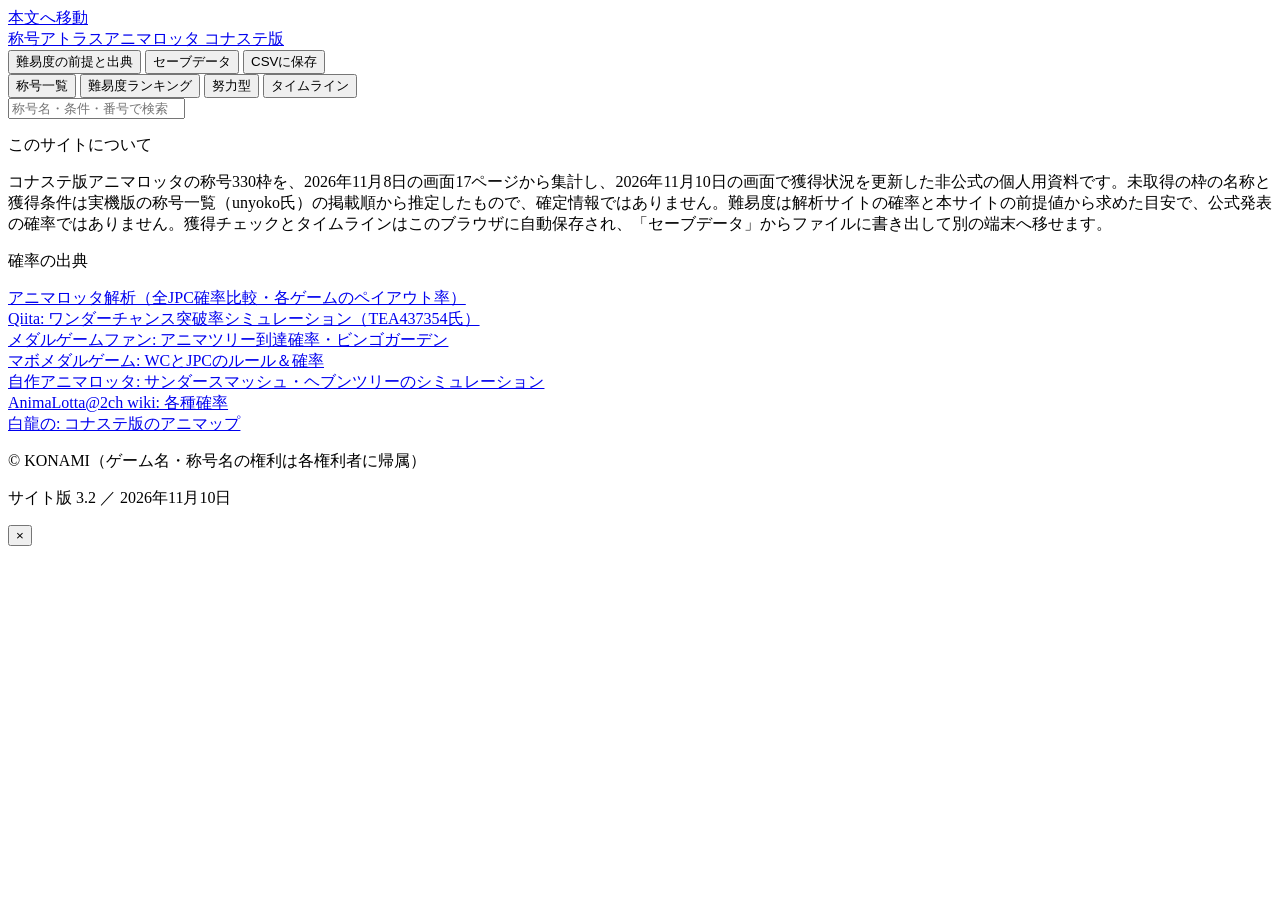
<file: tools/ui/body.html>
</head><body>
<a class="skip" href="#app">本文へ移動</a>
<header class="top">
  <div class="wrap top-row">
    <a class="brand" href="#" id="brandHome"><span class="brand-mark" aria-hidden="true"></span><span class="brand-text"><span class="brand-name">称号アトラス</span><span class="brand-sub">アニマロッタ コナステ版</span></span></a>
    <div class="top-actions">
      <button class="btn ghost" id="assumpBtn">難易度の前提と出典</button>
      <button class="btn ghost" id="saveBtn">セーブデータ</button>
      <button class="btn ghost" id="exportBtn">CSVに保存</button>
    </div>
  </div>
</header>
<section class="hero wrap" id="hero" aria-label="獲得状況の全体図"></section>
<div class="toolbar" id="toolbar">
  <div class="wrap bar">
    <nav class="tabs" role="tablist" aria-label="表示の切り替え">
      <button class="tab active" data-view="list" role="tab" aria-selected="true">称号一覧</button>
      <button class="tab" data-view="ranking" role="tab" aria-selected="false">難易度ランキング</button>
      <button class="tab" data-view="tiered" role="tab" aria-selected="false">努力型</button>
      <button class="tab" data-view="timeline" role="tab" aria-selected="false">タイムライン</button>
    </nav>
    <div class="searcharea"><input id="search" type="search" placeholder="称号名・条件・番号で検索" aria-label="称号を検索" autocomplete="off"></div>
  </div>
</div>
<main class="wrap main"><div id="app"></div></main>
<footer class="source">
  <div class="wrap foot-grid">
    <div>
      <p class="foot-title">このサイトについて</p>
      <p>コナステ版アニマロッタの称号330枠を、2026年11月8日の画面17ページから集計し、2026年11月10日の画面で獲得状況を更新した非公式の個人用資料です。未取得の枠の名称と獲得条件は実機版の称号一覧（unyoko氏）の掲載順から推定したもので、確定情報ではありません。難易度は解析サイトの確率と本サイトの前提値から求めた目安で、公式発表の確率ではありません。獲得チェックとタイムラインはこのブラウザに自動保存され、「セーブデータ」からファイルに書き出して別の端末へ移せます。</p>
    </div>
    <div>
      <p class="foot-title">確率の出典</p>
      <p><a target="_blank" rel="noopener" href="https://monnpare.blogspot.com/2026/04/jpc_22.html">アニマロッタ解析（全JPC確率比較・各ゲームのペイアウト率）</a><br><a target="_blank" rel="noopener" href="https://qiita.com/TEA437354/items/ac014c89fb45da984729">Qiita: ワンダーチャンス突破率シミュレーション（TEA437354氏）</a><br><a target="_blank" rel="noopener" href="https://medalgamefan.com/animalotta/page002.htm">メダルゲームファン: アニマツリー到達確率・ビンゴガーデン</a><br><a target="_blank" rel="noopener" href="https://mabo-medalgame.com/animalotta-wc-jpc/">マボメダルゲーム: WCとJPCのルール＆確率</a><br><a target="_blank" rel="noopener" href="https://zisakuanimarotta.blogspot.com/2019/11/16-9po2.html">自作アニマロッタ: サンダースマッシュ・ヘブンツリーのシミュレーション</a><br><a target="_blank" rel="noopener" href="https://w.atwiki.jp/animalotta/pages/19.html">AnimaLotta@2ch wiki: 各種確率</a><br><a target="_blank" rel="noopener" href="https://byakuryu.seesaa.net/article/202101article_KONAST_AnimaLotta_animap.html">白龍の: コナステ版のアニマップ</a></p>
    </div>
    <div class="foot-meta">
      <p>© KONAMI（ゲーム名・称号名の権利は各権利者に帰属）</p>
      <p>サイト版 3.2 ／ 2026年11月10日</p>
    </div>
  </div>
</footer>
<div class="modal-overlay" id="overlay" role="presentation"><div class="modal" role="dialog" aria-modal="true" aria-labelledby="dialogTitle" tabindex="-1"><button class="close" id="closeModal" aria-label="閉じる">×</button><div id="modalContent"></div></div></div>
<input type="file" id="importFile" accept="application/json,.json" hidden>
</file>
